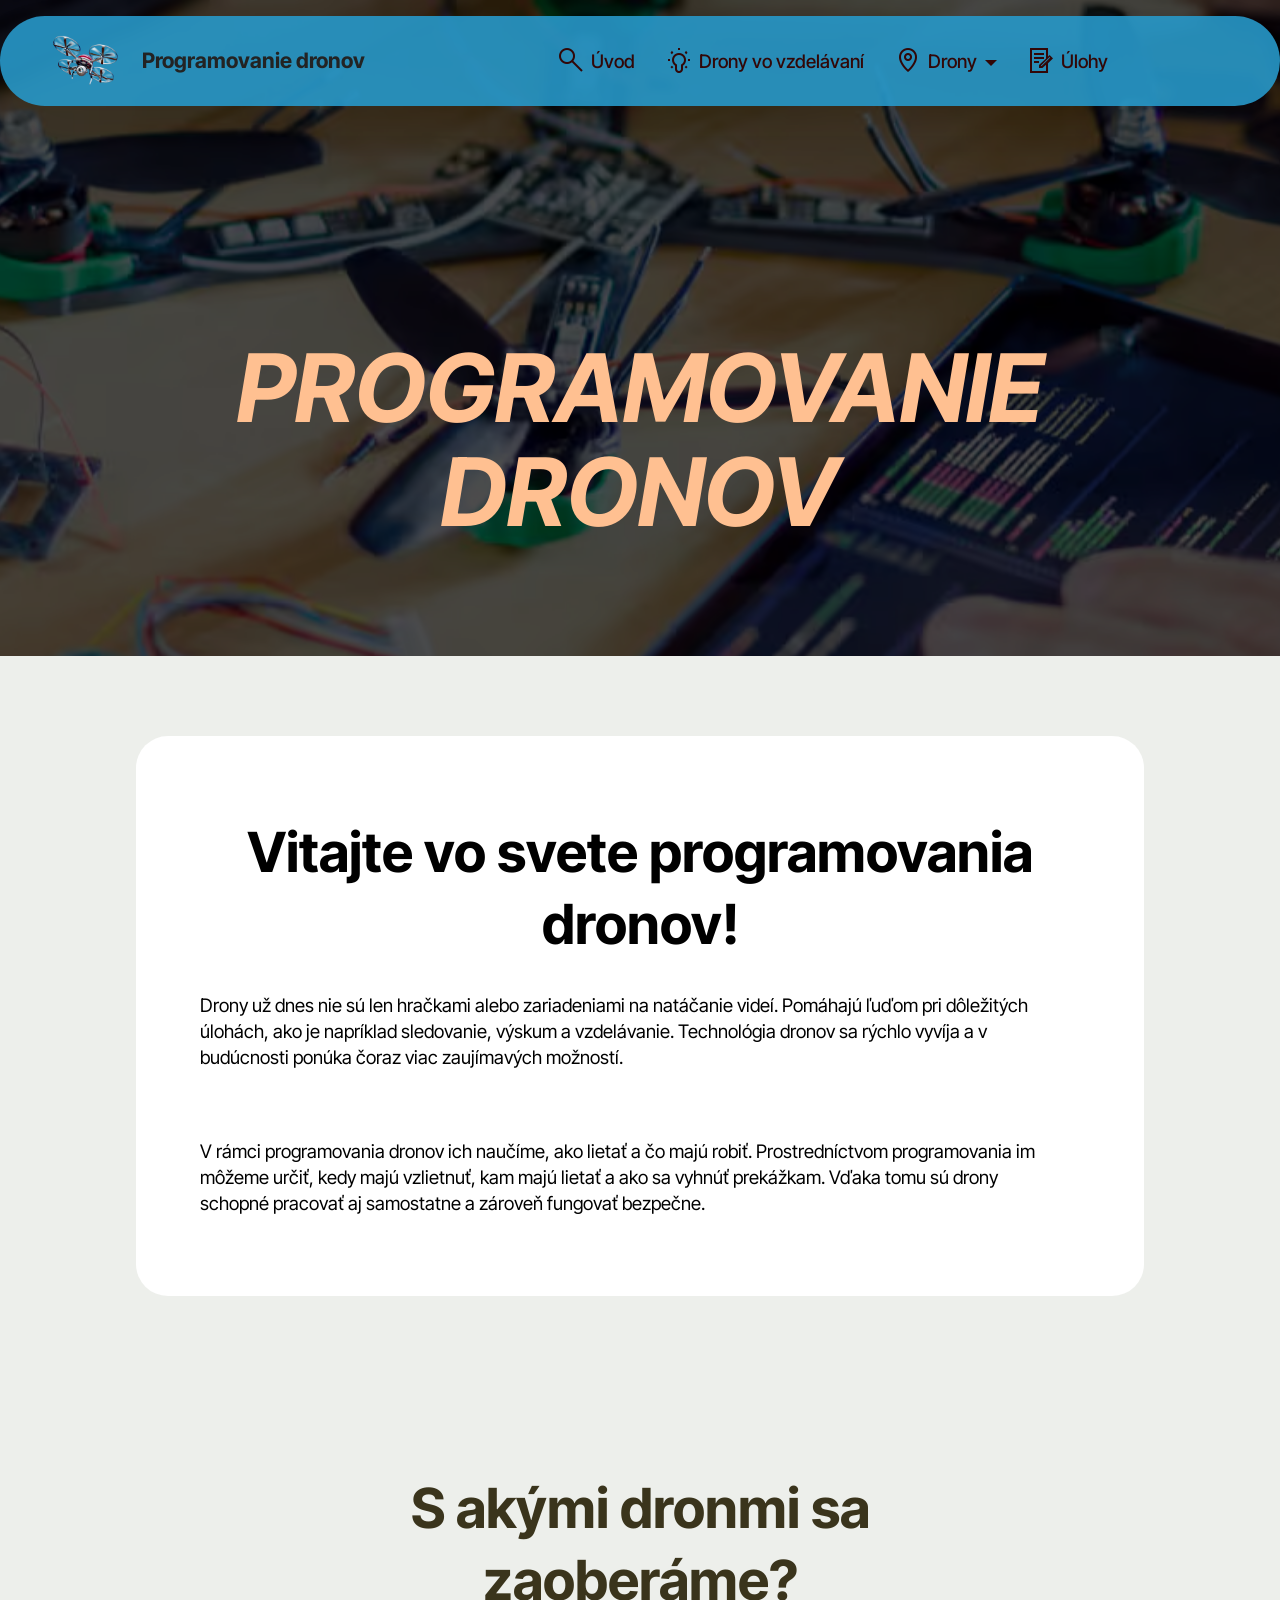
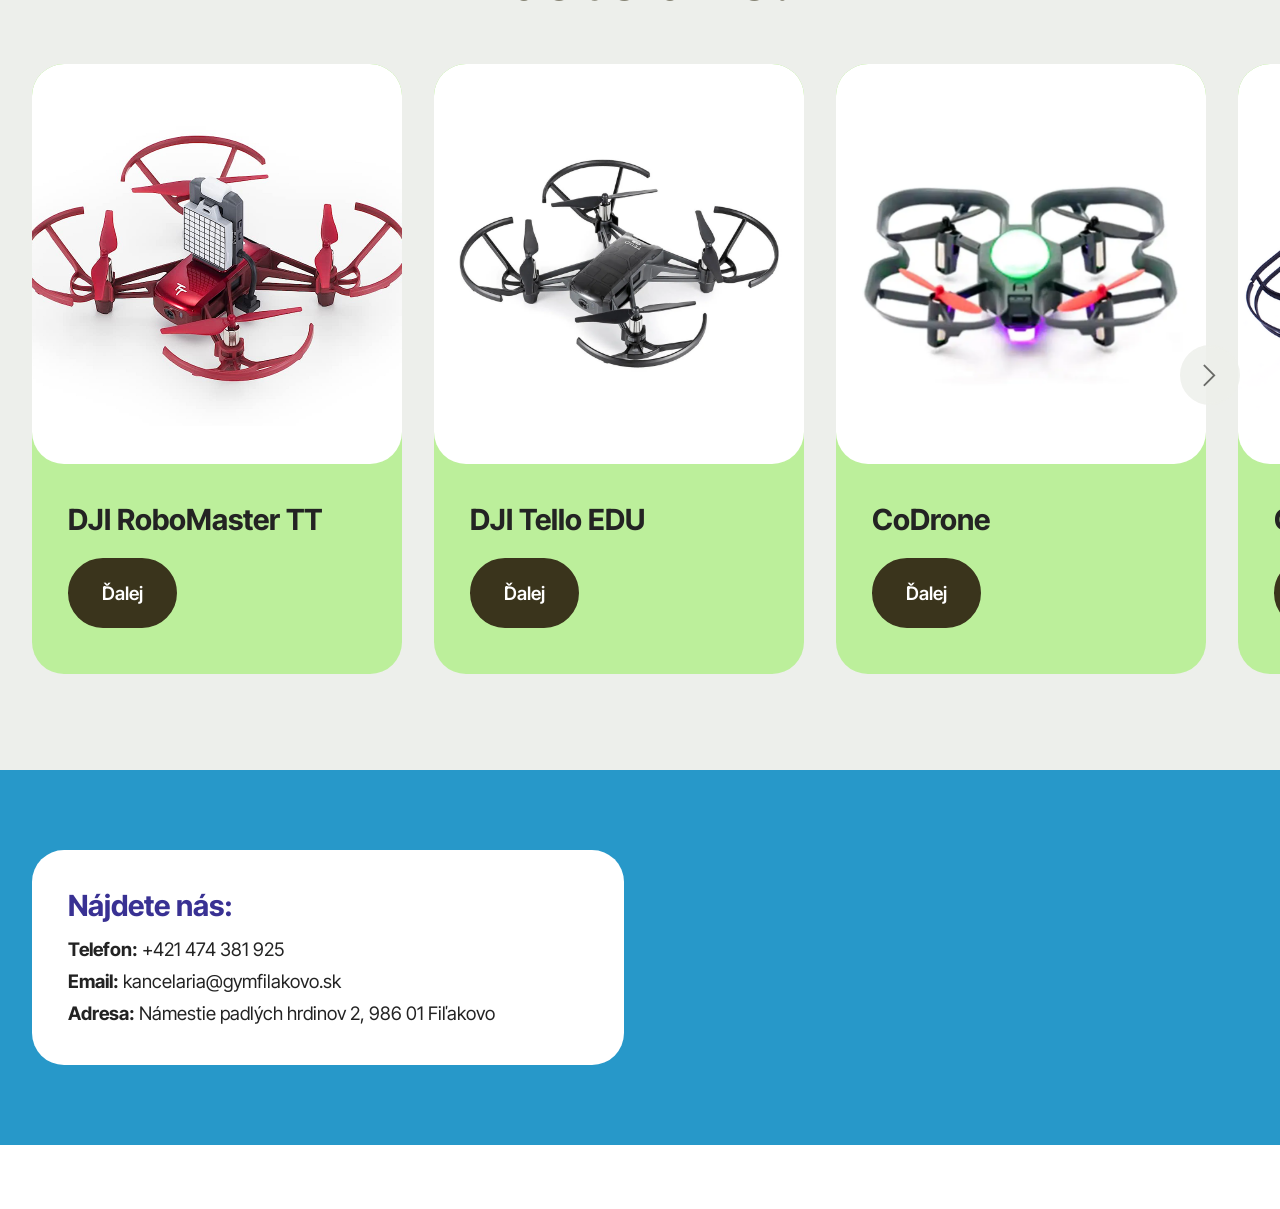
<file: index.html>
<!DOCTYPE html>
<html  >
<head>
  <!-- Site made with Mobirise Website Builder v6.1.5, https://mobirise.com -->
  <meta charset="UTF-8">
  <meta http-equiv="X-UA-Compatible" content="IE=edge">
  <meta name="generator" content="Mobirise v6.1.5, mobirise.com">
  <meta name="viewport" content="width=device-width, initial-scale=1, minimum-scale=1">
  <link rel="shortcut icon" href="assets/images/mbr.png" type="image/x-icon">
  <meta name="description" content="">
  
  
  <title>Programovanie dronov</title>
  <link rel="stylesheet" href="assets/web/assets/mobirise-icons2/mobirise2.css">
  <link rel="stylesheet" href="assets/bootstrap/css/bootstrap.min.css">
  <link rel="stylesheet" href="assets/parallax/jarallax.css">
  <link rel="stylesheet" href="assets/animatecss/animate.css">
  <link rel="stylesheet" href="assets/dropdown/css/style.css">
  <link rel="stylesheet" href="assets/theme/css/style.css">
  <link rel="preload" href="https://fonts.googleapis.com/css?family=Inter+Tight:100,200,300,400,500,600,700,800,900,100i,200i,300i,400i,500i,600i,700i,800i,900i&display=swap" as="style" onload="this.onload=null;this.rel='stylesheet'">
  <noscript><link rel="stylesheet" href="https://fonts.googleapis.com/css?family=Inter+Tight:100,200,300,400,500,600,700,800,900,100i,200i,300i,400i,500i,600i,700i,800i,900i&display=swap"></noscript>
  <link rel="preload" as="style" href="assets/mobirise/css/mbr-additional.css?v=bnAoli"><link rel="stylesheet" href="assets/mobirise/css/mbr-additional.css?v=bnAoli" type="text/css">

  
  
  
</head>
<body>
  
  <section data-bs-version="5.1" class="menu menu1 cid-v7rs1GnA71" once="menu" id="menu01-1">
	

	<nav class="navbar navbar-dropdown navbar-fixed-top navbar-expand-lg">
		<div class="container">
			<div class="navbar-brand">
				<span class="navbar-logo">
					<a href="index.html">
						<img src="assets/images/mbr.png" alt="Mobirise Website Builder" style="height: 3.5rem;">
					</a>
				</span>
				<span class="navbar-caption-wrap"><a class="navbar-caption text-black text-primary display-4" href="index.html">Programovanie dronov</a></span>
			</div>
			<button class="navbar-toggler" type="button" data-toggle="collapse" data-bs-toggle="collapse" data-target="#navbarSupportedContent" data-bs-target="#navbarSupportedContent" aria-controls="navbarNavAltMarkup" aria-expanded="false" aria-label="Toggle navigation">
				<div class="hamburger">
					<span></span>
					<span></span>
					<span></span>
					<span></span>
				</div>
			</button>
			<div class="collapse navbar-collapse" id="navbarSupportedContent">
				<ul class="navbar-nav nav-dropdown nav-right" data-app-modern-menu="true"><li class="nav-item">
						<a class="nav-link link text-info text-primary display-7" href="uvod.html"><span class="mobi-mbri mobi-mbri-search mbr-iconfont mbr-iconfont-btn"></span>Úvod</a>
					</li>
					<li class="nav-item">
						<a class="nav-link link text-info text-primary display-7" href="dron_skoly.html" aria-expanded="false"><span class="mobi-mbri mobi-mbri-idea mbr-iconfont mbr-iconfont-btn"></span>Drony vo vzdelávaní</a>
					</li>
					<li class="nav-item dropdown">
						<a class="nav-link link dropdown-toggle text-info display-7" href="page3.html" data-toggle="dropdown-submenu" data-bs-toggle="dropdown" data-bs-auto-close="outside" aria-expanded="false"><span class="mobi-mbri mobi-mbri-map-pin mbr-iconfont mbr-iconfont-btn"></span>Drony</a><div class="dropdown-menu" aria-labelledby="dropdown-530"><a class="dropdown-item text-info text-primary display-7" href="TT.html">DJI RoboMaster TT</a><a class="show dropdown-item text-info text-primary display-7" href="Tello.html">DJI Tello EDU</a><a class="show dropdown-item text-info text-primary display-7" href="CoDrone.html">CoDrone EDU</a><a class="show dropdown-item text-info text-primary display-7" href="Crazy.html">Crazyflie</a><a class="show dropdown-item text-info text-primary display-7" href="futbal.html">Skykick - Drone Soccer</a></div>
					</li><li class="nav-item"><a class="nav-link link text-info show text-primary display-7" href="ulohy.html"><span class="mobi-mbri mobi-mbri-contact-form mbr-iconfont mbr-iconfont-btn"></span>Úlohy</a></li></ul>
				
				
			</div>
		</div>
	</nav>
</section>

<section data-bs-version="5.1" class="header18 cid-v7rvac6NsJ mbr-parallax-background" id="header18-8">
  

  <div class="mbr-overlay" style="opacity: 0.7; background-color: rgb(0, 0, 0);"></div>
  <div class="container-fluid">
    <div class="row">
      <div class="content-wrap col-12 col-md-12">
        <h1 class="mbr-section-title mbr-fonts-style mbr-white mb-4 display-1"><strong><em>PROGRAMOVANIE DRONOV</em></strong></h1>
        
        
        
      </div>
    </div>
  </div>
</section>

<section data-bs-version="5.1" class="article07 cid-v7rv192JnQ" id="article07-7">
  

  
  
  <div class="container-fluid">
    <div class="row justify-content-center">
      <div class="card col-md-12 col-lg-10">
        <div class="card-wrapper">
          <h3 class="card-title mbr-fonts-style mbr-white mt-3 mb-4 display-2"><strong>Vitajte vo svete programovania dronov!</strong></h3>
          <div class="row card-box align-left">
            <div class="item features-without-image col-12">
              <div class="item-wrapper">
                
                <p class="mbr-text mbr-fonts-style display-7">Drony už dnes nie sú len hračkami alebo zariadeniami na natáčanie videí. Pomáhajú ľuďom pri dôležitých úlohách, ako je napríklad sledovanie, výskum a vzdelávanie. Technológia dronov sa rýchlo vyvíja a v budúcnosti ponúka čoraz viac zaujímavých možností.</p>
              </div>
            </div><div class="item features-without-image col-12">
              <div class="item-wrapper">
                
                <p class="mbr-text mbr-fonts-style display-7"><br><br>V rámci programovania dronov ich naučíme, ako lietať a čo majú robiť. Prostredníctvom programovania im môžeme určiť, kedy majú vzlietnuť, kam majú lietať a ako sa vyhnúť prekážkam. Vďaka tomu sú drony schopné pracovať aj samostatne a zároveň fungovať bezpečne.<br></p>
              </div>
            </div>
            
            
            
          </div>
          
        </div>
      </div>
    </div>
  </div>
</section>

<section data-bs-version="5.1" class="features017 mbr-embla cid-vm7AgaefeP" id="features017-2n">
	
	
	<div class="position-relative">
		<div class="container-fluid">
			<div class="row justify-content-center">
				<div class="col-12 content-head">
					<div class="mbr-section-head mb-5">
						<h4 class="mbr-section-title mbr-fonts-style align-center mb-0 display-2"><strong>S akými dronmi sa zaoberáme?</strong></h4>
						
					</div>
				</div>
			</div>
		</div>

		<div class="embla" data-skip-snaps="true" data-align="center" data-contain-scroll="trimSnaps" data-auto-play-interval="5" data-draggable="true">
			<div class="embla__viewport container-fluid">
				<div class="embla__container">
					<div class="embla__slide slider-image item active" style="margin-left: 1rem; margin-right: 1rem;">
						<div class="slide-content">
							<div class="item-img">
								<div class="item-wrapper">
									<img src="assets/images/dji-robomaster-tt-standard-set1.png" alt="Mobirise Website Builder" title="" data-slide-to="1" data-bs-slide-to="1">
								</div>
							</div>
							<div class="item-content">
								<h5 class="item-title mbr-fonts-style display-5"><strong>DJI RoboMaster TT</strong></h5>
								
								
							</div>

							<div class="mbr-section-btn item-footer mt-2"><a href="https://datacomp.sk/dji-robomaster-tt_d448087.html" class="btn item-btn btn-success display-7" target="_blank">Ďalej</a></div>
						</div>
					</div>
					<div class="embla__slide slider-image item" style="margin-left: 1rem; margin-right: 1rem;">
						<div class="slide-content">
							<div class="item-img">
								<div class="item-wrapper">
									<img src="assets/images/telloedu4.jpg" alt="Mobirise Website Builder" title="" data-slide-to="2" data-bs-slide-to="2">
								</div>
							</div>
							<div class="item-content">
								<h5 class="item-title mbr-fonts-style display-5"><strong>DJI Tello EDU</strong></h5>
								
								
							</div>
							<div class="mbr-section-btn item-footer mt-2"><a href="https://store.dji.com/sk/product/tello-edu" class="btn item-btn btn-success display-7" target="_blank">Ďalej</a></div>
						</div>
					</div>
					<div class="embla__slide slider-image item" style="margin-left: 1rem; margin-right: 1rem;">
						<div class="slide-content">
							<div class="item-img">
								<div class="item-wrapper">
									<img src="assets/images/codrone-edu-4dbcea07-4f77-4999-886c-85032604d929-1200x1200.jpg" alt="Mobirise Website Builder" title="" data-slide-to="3" data-bs-slide-to="3">
								</div>
							</div>
							<div class="item-content">
								<h5 class="item-title mbr-fonts-style display-5">
									<strong>CoDrone</strong>
								</h5>
								
								
							</div>
							<div class="mbr-section-btn item-footer mt-2"><a href="https://www.robolink.com/products/codrone-edu?srsltid=AfmBOopTUqRTmFo0kmr1bRnfTEZkIa8jFKBHOxFEbFqCeZaH7HNUKegd" class="btn item-btn btn-success display-7" target="_blank">Ďalej</a></div>
						</div>
					</div>
					<div class="embla__slide slider-image item" style="margin-left: 1rem; margin-right: 1rem;">
						<div class="slide-content">
							<div class="item-img">
								<div class="item-wrapper">
									<img src="assets/images/brushless-585px.jpg" alt="Mobirise Website Builder" title="" data-slide-to="4" data-bs-slide-to="4">
								</div>
							</div>
							<div class="item-content">
								<h5 class="item-title mbr-fonts-style display-5">
									<strong>Crazyflie</strong>
								</h5>
								
								
							</div>
							<div class="mbr-section-btn item-footer mt-2"><a href="https://www.bitcraze.io/products/crazyflie-2-1-plus/" class="btn item-btn btn-success display-7" target="_blank">Ďalej</a></div>
						</div>
					</div>
					<div class="embla__slide slider-image item" style="margin-left: 1rem; margin-right: 1rem;">
						<div class="slide-content">
							<div class="item-img">
								<div class="item-wrapper">
									<img src="assets/images/1001-skykick-1-720x540.jpg" alt="Mobirise Website Builder" title="" data-slide-to="5" data-bs-slide-to="5">
								</div>
							</div>
							<div class="item-content">
								<h5 class="item-title mbr-fonts-style display-5">
									<strong>Skykick</strong>
								</h5>
								
								
							</div>
							<div class="mbr-section-btn item-footer mt-2"><a href="https://baroflydrone.com/products/skykick-2-youth-drone-soccer?srsltid=AfmBOoqxkopHwK5ZAzV2652dINzOSB9h4Guw-rEQ1xxIvnCbC_4pdQF-" class="btn item-btn btn-success display-7" target="_blank">Ďalej</a></div>
						</div>
					</div>
					
					
					
				</div>
			</div>
			<button class="embla__button embla__button--prev">
				<span class="mobi-mbri mobi-mbri-arrow-prev mbr-iconfont" aria-hidden="true"></span>
				<span class="sr-only visually-hidden visually-hidden visually-hidden">Previous</span>
			</button>
			<button class="embla__button embla__button--next">
				<span class="mobi-mbri mobi-mbri-arrow-next mbr-iconfont" aria-hidden="true"></span>
				<span class="sr-only visually-hidden visually-hidden visually-hidden">Next</span>
			</button>
		</div>
	</div>
</section>

<section data-bs-version="5.1" class="contacts02 map1 cid-v7rtlpmSZN" id="contacts02-2">

    

    
    <div class="container">
        <div class="row justify-content-center">
            <div class="col-12 content-head">
                
            </div>
        </div>
        <div class="row justify-content-center">
            <div class="card col-12 col-md-12 col-lg-6">
                <div class="card-wrapper">
                    <div class="text-wrapper">
                        <h5 class="cardTitle mbr-fonts-style mb-2 display-5"><strong>Nájdete nás:</strong></h5>
                        <ul class="list mbr-fonts-style display-7">
                            <li class="mbr-text item-wrap"><strong>Telefon:</strong> +421 474 381 925</li>
                            <li class="mbr-text item-wrap"><strong>Email:</strong> kancelaria@gymfilakovo.sk</li>
                            <li class="mbr-text item-wrap"><strong>Adresa:</strong> Námestie padlých hrdinov 2, 986 01 Fiľakovo</li>
                        </ul>
                    </div>
                </div>
            </div>
            <div class="map-wrapper col-md-12 col-lg-6">
                <div class="google-map"><iframe frameborder="0" style="border:0" src="https://www.google.com/maps/embed?pb=!1m18!1m12!1m3!1d663.9258931663413!2d19.825780569679907!3d48.270078790870095!2m3!1f0!2f0!3f0!3m2!1i1024!2i768!4f13.1!3m3!1m2!1s0x47400a176a9036b3%3A0x5ec708571b346030!2zR3ltbsOheml1bSBGacS-YWtvdm8gLyBGw7xsZWtpIEdpbW7DoXppdW0!5e0!3m2!1ssk!2ssk!4v1767628928725!5m2!1ssk!2ssk" allowfullscreen=""></iframe></div>
            </div>
        </div>
    </div>
</section><section class="display-7" style="padding: 0;align-items: center;justify-content: center;flex-wrap: wrap;    align-content: center;display: flex;position: relative;height: 4rem;"><a href="https://mobiri.se/" style="flex: 1 1;height: 4rem;position: absolute;width: 100%;z-index: 1;"><img alt="" style="height: 4rem;" src="[data-uri]"></a><p style="margin: 0;text-align: center;" class="display-7">&#8204;</p><a style="z-index:1" href="https://mobirise.com/builder/no-code-website-builder.html">No Code Website Builder</a></section><script src="assets/bootstrap/js/bootstrap.bundle.min.js"></script>  <script src="assets/parallax/jarallax.js"></script>  <script src="assets/smoothscroll/smooth-scroll.js"></script>  <script src="assets/ytplayer/index.js"></script>  <script src="assets/dropdown/js/navbar-dropdown.js"></script>  <script src="assets/embla/embla.min.js"></script>  <script src="assets/embla/script.js"></script>  <script src="assets/theme/js/script.js"></script>  
  
  
  <input name="animation" type="hidden">
  </body>
</html>
</file>
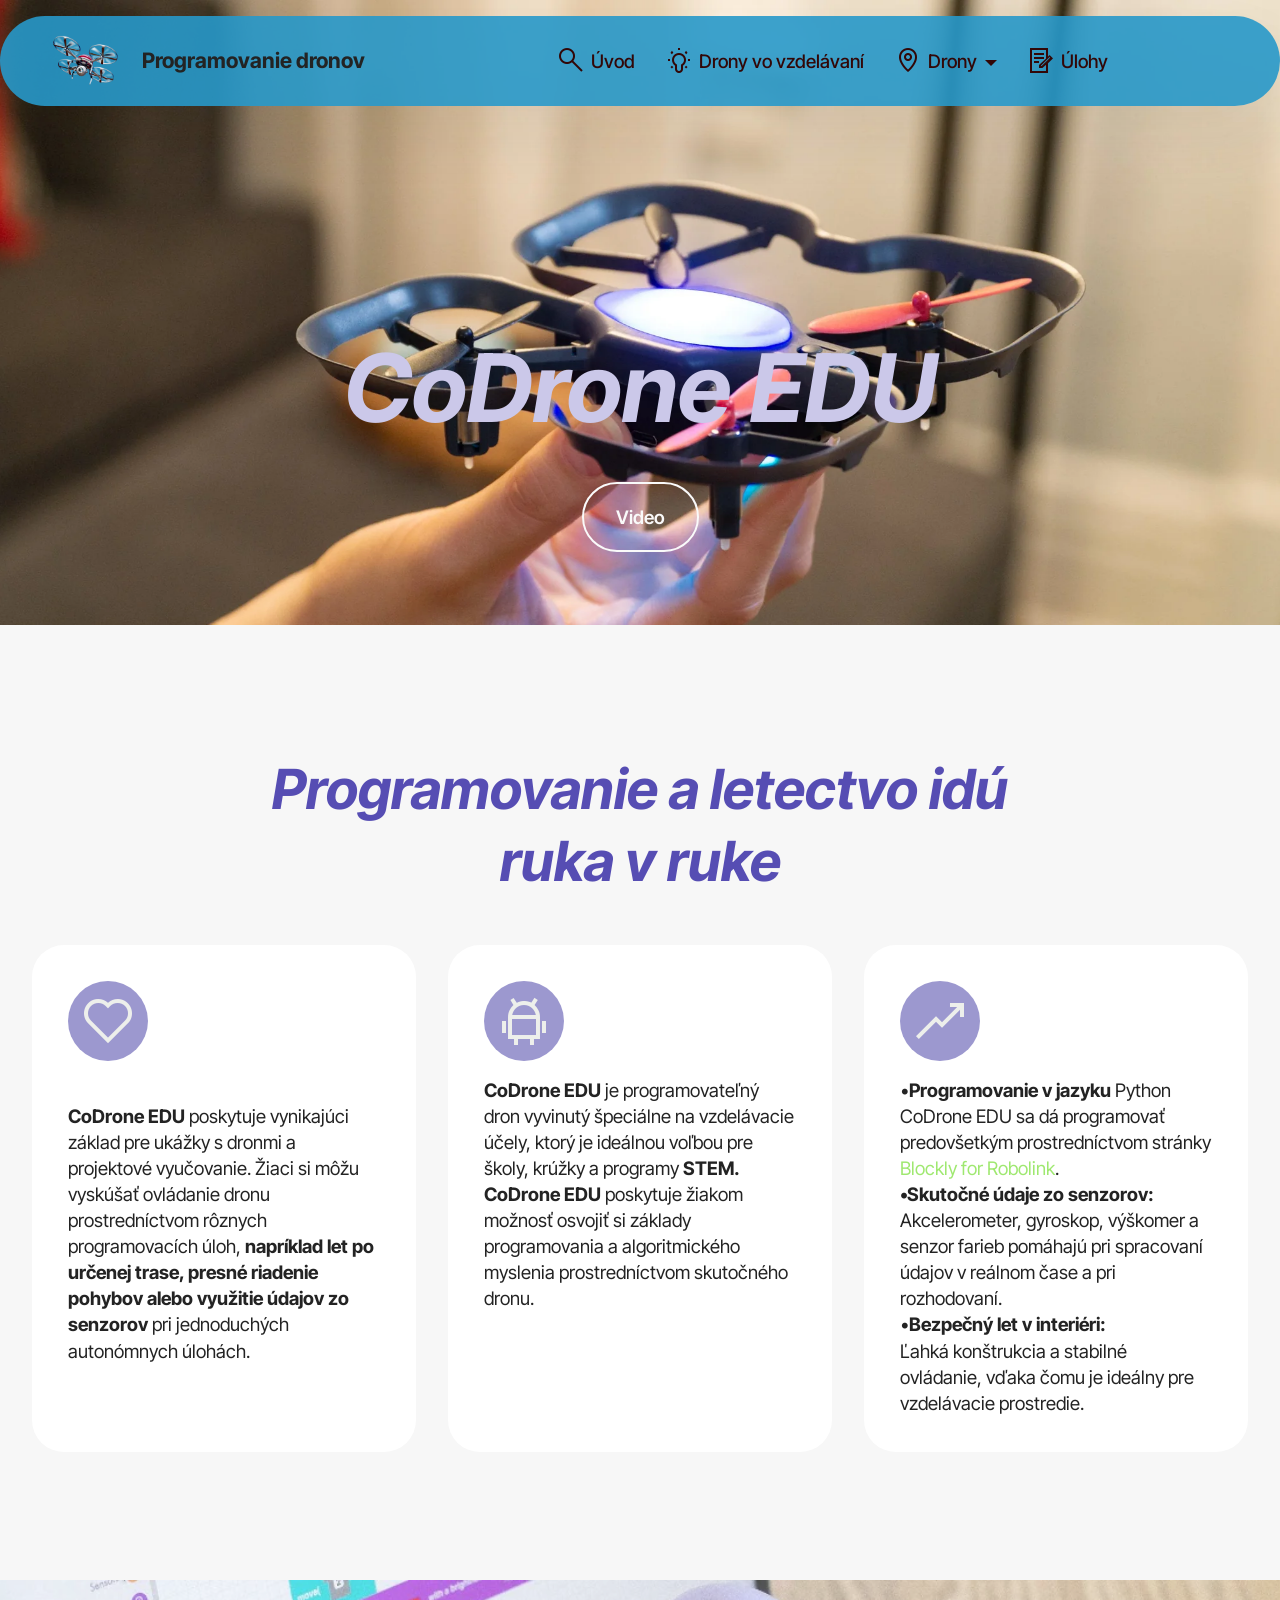
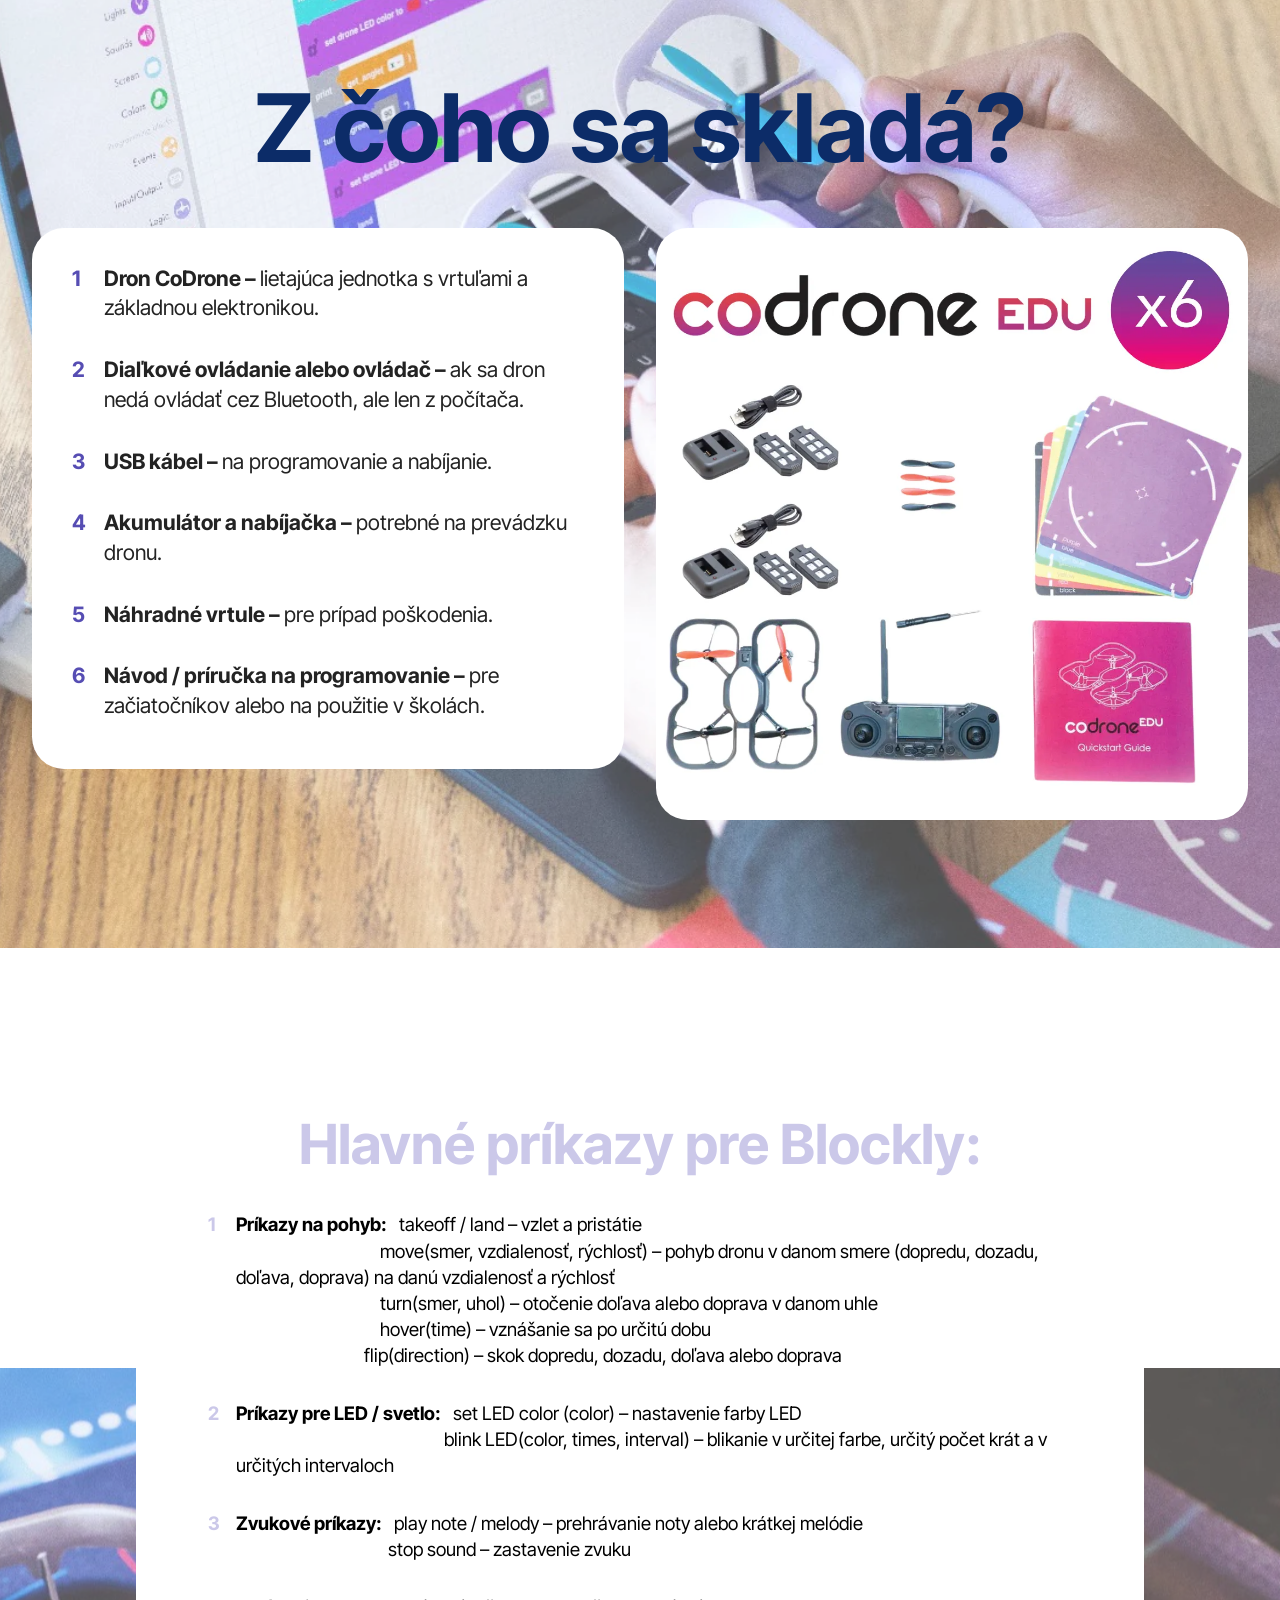
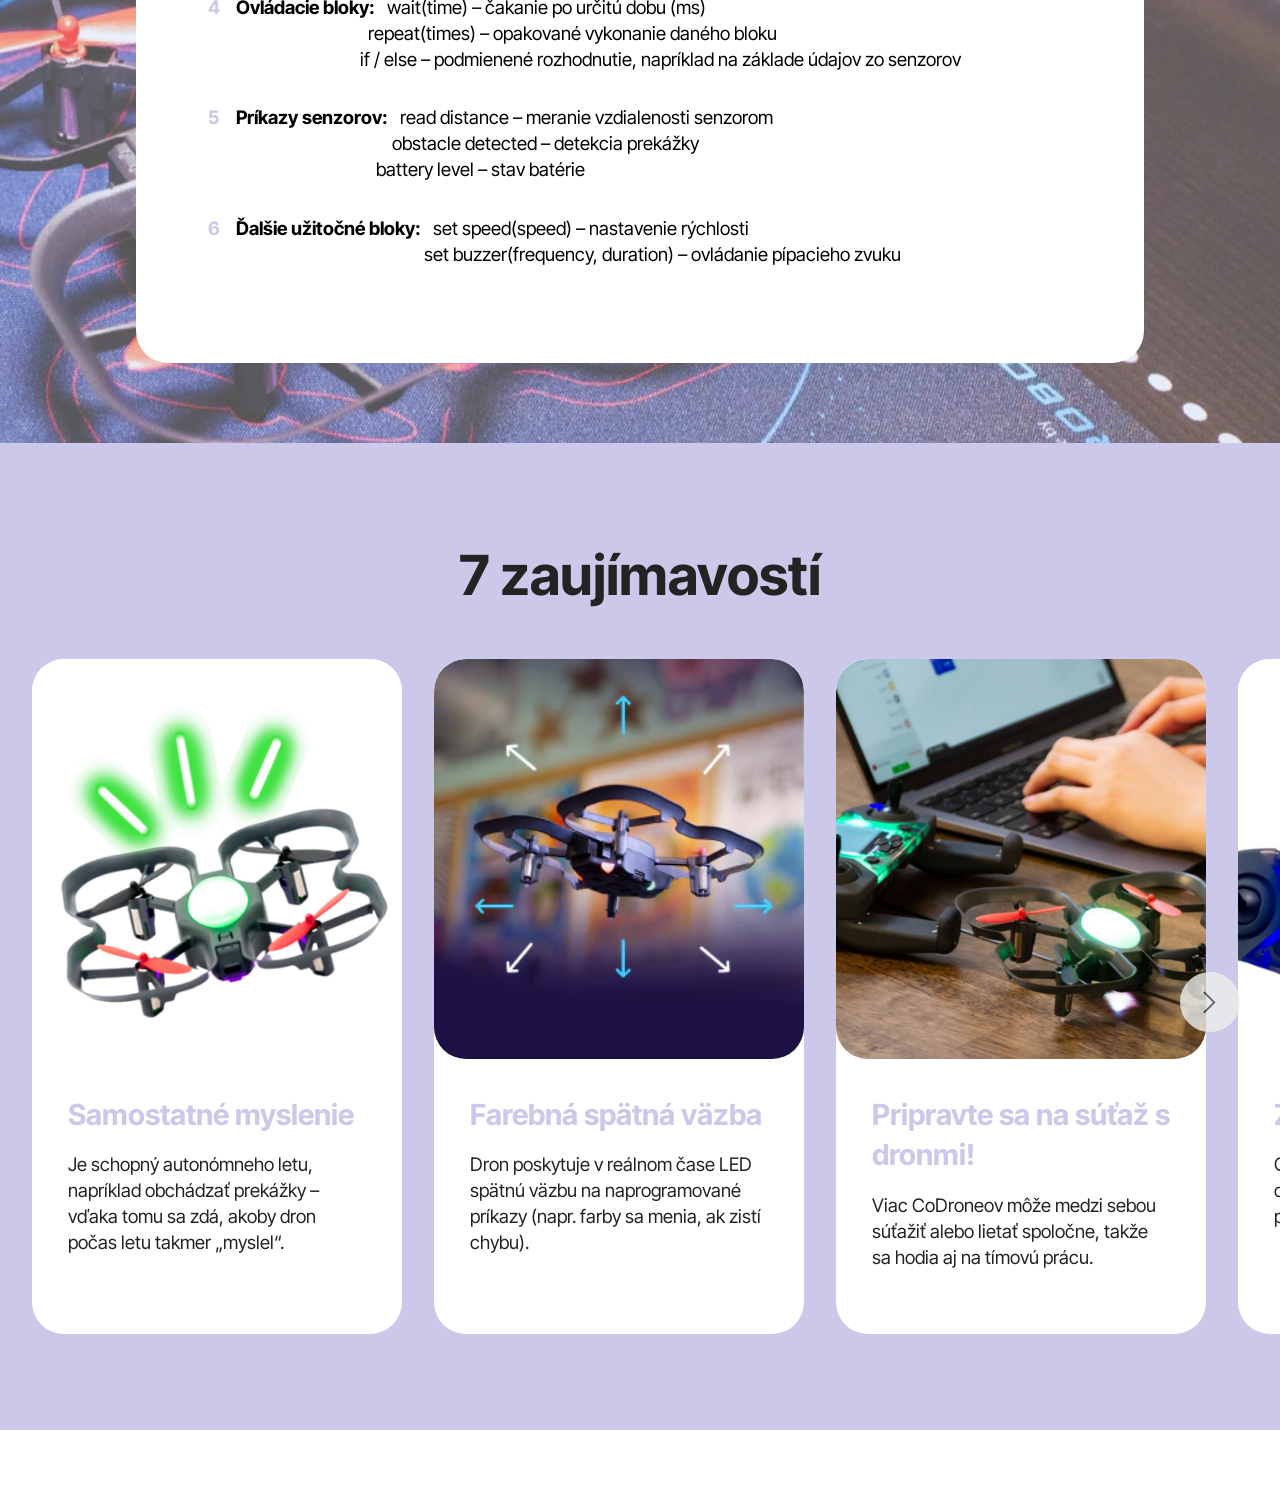
<file: CoDrone.html>
<!DOCTYPE html>
<html  >
<head>
  <!-- Site made with Mobirise Website Builder v6.1.5, https://mobirise.com -->
  <meta charset="UTF-8">
  <meta http-equiv="X-UA-Compatible" content="IE=edge">
  <meta name="generator" content="Mobirise v6.1.5, mobirise.com">
  <meta name="viewport" content="width=device-width, initial-scale=1, minimum-scale=1">
  <link rel="shortcut icon" href="assets/images/mbr.png" type="image/x-icon">
  <meta name="description" content="">
  
  
  <title>CoDrone EDU</title>
  <link rel="stylesheet" href="assets/web/assets/mobirise-icons2/mobirise2.css">
  <link rel="stylesheet" href="assets/bootstrap/css/bootstrap.min.css">
  <link rel="stylesheet" href="assets/parallax/jarallax.css">
  <link rel="stylesheet" href="assets/animatecss/animate.css">
  <link rel="stylesheet" href="assets/dropdown/css/style.css">
  <link rel="stylesheet" href="assets/theme/css/style.css">
  <link rel="preload" href="https://fonts.googleapis.com/css?family=Inter+Tight:100,200,300,400,500,600,700,800,900,100i,200i,300i,400i,500i,600i,700i,800i,900i&display=swap" as="style" onload="this.onload=null;this.rel='stylesheet'">
  <noscript><link rel="stylesheet" href="https://fonts.googleapis.com/css?family=Inter+Tight:100,200,300,400,500,600,700,800,900,100i,200i,300i,400i,500i,600i,700i,800i,900i&display=swap"></noscript>
  <link rel="preload" as="style" href="assets/mobirise/css/mbr-additional.css?v=NIEFhN"><link rel="stylesheet" href="assets/mobirise/css/mbr-additional.css?v=NIEFhN" type="text/css">

  
  
  
</head>
<body>
  
  <section data-bs-version="5.1" class="menu menu1 cid-v7rs1GnA71" once="menu" id="menu01-k">
	

	<nav class="navbar navbar-dropdown navbar-fixed-top navbar-expand-lg">
		<div class="container">
			<div class="navbar-brand">
				<span class="navbar-logo">
					<a href="index.html">
						<img src="assets/images/mbr.png" alt="Mobirise Website Builder" style="height: 3.5rem;">
					</a>
				</span>
				<span class="navbar-caption-wrap"><a class="navbar-caption text-black text-primary display-4" href="index.html">Programovanie dronov</a></span>
			</div>
			<button class="navbar-toggler" type="button" data-toggle="collapse" data-bs-toggle="collapse" data-target="#navbarSupportedContent" data-bs-target="#navbarSupportedContent" aria-controls="navbarNavAltMarkup" aria-expanded="false" aria-label="Toggle navigation">
				<div class="hamburger">
					<span></span>
					<span></span>
					<span></span>
					<span></span>
				</div>
			</button>
			<div class="collapse navbar-collapse" id="navbarSupportedContent">
				<ul class="navbar-nav nav-dropdown nav-right" data-app-modern-menu="true"><li class="nav-item">
						<a class="nav-link link text-info text-primary display-7" href="uvod.html"><span class="mobi-mbri mobi-mbri-search mbr-iconfont mbr-iconfont-btn"></span>Úvod</a>
					</li>
					<li class="nav-item">
						<a class="nav-link link text-info text-primary display-7" href="dron_skoly.html" aria-expanded="false"><span class="mobi-mbri mobi-mbri-idea mbr-iconfont mbr-iconfont-btn"></span>Drony vo vzdelávaní</a>
					</li>
					<li class="nav-item dropdown">
						<a class="nav-link link dropdown-toggle text-info display-7" href="page3.html" data-toggle="dropdown-submenu" data-bs-toggle="dropdown" data-bs-auto-close="outside" aria-expanded="false"><span class="mobi-mbri mobi-mbri-map-pin mbr-iconfont mbr-iconfont-btn"></span>Drony</a><div class="dropdown-menu" aria-labelledby="dropdown-530"><a class="dropdown-item text-info text-primary display-7" href="TT.html">DJI RoboMaster TT</a><a class="show dropdown-item text-info text-primary display-7" href="Tello.html">DJI Tello EDU</a><a class="show dropdown-item text-info text-primary display-7" href="CoDrone.html">CoDrone EDU</a><a class="show dropdown-item text-info text-primary display-7" href="Crazy.html">Crazyflie</a><a class="show dropdown-item text-info text-primary display-7" href="futbal.html">Skykick - Drone Soccer</a></div>
					</li><li class="nav-item"><a class="nav-link link text-info show text-primary display-7" href="ulohy.html"><span class="mobi-mbri mobi-mbri-contact-form mbr-iconfont mbr-iconfont-btn"></span>Úlohy</a></li></ul>
				
				
			</div>
		</div>
	</nav>
</section>

<section data-bs-version="5.1" class="header16 cid-v7VPemBmTH mbr-parallax-background" id="header17-1b">
  
  
  <div class="container-fluid">
    <div class="row">
      <div class="content-wrap col-12 col-md-12">
        <h1 class="mbr-section-title mbr-fonts-style mbr-white mb-4 display-1"><strong><em>CoDrone EDU</em></strong></h1>
        
        
        <div class="mbr-section-btn"><a class="btn btn-white-outline display-7" href="https://youtu.be/p4X5brAejLE?si=6QO_gPabwjEt4NTz" target="_blank">Video</a></div>
      </div>
    </div>
  </div>
</section>

<section data-bs-version="5.1" class="features5 cid-v7VPevMSWG" id="features05-1c">
  

  
  
  <div class="container">
    <div class="row mb-5 justify-content-center">
      <div class="col-12 content-head">
        
        <h2 class="mbr-section-subtitle mbr-fonts-style align-center mb-0 mt-4 display-2"><strong><em>Programovanie a letectvo idú ruka v ruke</em></strong></h2>
      </div>
    </div>
    <div class="row">
      
      <div class="item features-without-image col-12 col-md-6 col-lg-4 item-mb active">
        <div class="item-wrapper">
          <div class="card-box align-left">
            <div class="iconfont-wrapper">
              <span class="mbr-iconfont mobi-mbri-hearth mobi-mbri"></span>
            </div>
            
            <p class="card-text mbr-fonts-style display-7"><br><strong>CoDrone EDU</strong> poskytuje vynikajúci základ pre ukážky s dronmi a projektové vyučovanie. Žiaci si môžu vyskúšať ovládanie dronu prostredníctvom rôznych programovacích úloh, <strong>napríklad let po určenej trase, presné riadenie pohybov alebo využitie údajov zo senzorov</strong> pri jednoduchých autonómnych úlohách.&nbsp;<br></p>

            
          </div>
        </div>
      </div><div class="item features-without-image col-12 col-md-6 col-lg-4 item-mb">
        <div class="item-wrapper">
          <div class="card-box align-left">
            <div class="iconfont-wrapper">
              <span class="mbr-iconfont mobi-mbri-android mobi-mbri"></span>
            </div>
            
            <p class="card-text mbr-fonts-style display-7"><strong>CoDrone EDU</strong> je programovateľný dron vyvinutý špeciálne na vzdelávacie účely, ktorý je ideálnou voľbou pre školy, krúžky a programy <strong>STEM. CoDrone EDU</strong> poskytuje žiakom možnosť osvojiť si základy programovania a algoritmického myslenia prostredníctvom skutočného dronu.<br></p>

            
          </div>
        </div>
      </div><div class="item features-without-image col-12 col-md-6 col-lg-4 item-mb">
        <div class="item-wrapper">
          <div class="card-box align-left">
            <div class="iconfont-wrapper">
              <span class="mbr-iconfont mobi-mbri-growing-chart mobi-mbri"></span>
            </div>
            
            <p class="card-text mbr-fonts-style display-7">•<strong>Programovanie v jazyku</strong> Python<br>CoDrone EDU sa dá programovať predovšetkým prostredníctvom stránky <a href="https://codrone.robolink.com/pro/blockly/" class="text-primary">Blockly for Robolink</a>.<br><strong>•Skutočné údaje zo senzorov:</strong><br>Akcelerometer, gyroskop, výškomer a senzor farieb pomáhajú pri spracovaní údajov v reálnom čase a pri rozhodovaní.<br>•<strong>Bezpečný let v interiéri:</strong><br>Ľahká konštrukcia a stabilné ovládanie, vďaka čomu je ideálny pre vzdelávacie prostredie.<br></p>

            
          </div>
        </div>
      </div>
      
    </div>
  </div>
</section>

<section data-bs-version="5.1" class="features030 cid-v7VPeHN3FQ" id="features030-1d">
    
    
    <div class="mbr-overlay" style="opacity: 0.3; background-color: rgb(255, 255, 255);"></div>
    <div class="container">
        <div class="row justify-content-center">
            <div class="col-md-12 content-head mb-5">
                <h1 class="mbr-section-title mbr-fonts-style mb-0 display-1"><strong>Z čoho sa skladá?</strong></h1>
                
            </div>
        </div>
        <div class="row justify-content-center  blockContent">
            <div class="col-12 col-lg">
                <div class="item-wrapper align-left">
                    <div class="mbr-text counter-container mbr-fonts-style display-4">
                        <ol>
                            <li><strong>Dron CoDrone – </strong>lietajúca jednotka s vrtuľami a základnou elektronikou.</li><li><strong>Diaľkové ovládanie alebo ovládač – </strong>ak sa dron nedá ovládať cez Bluetooth, ale len z počítača.</li><li><strong>USB kábel – </strong>na programovanie a nabíjanie.</li><li><strong>Akumulátor a nabíjačka – </strong>potrebné na prevádzku dronu.</li><li><strong>Náhradné vrtule – </strong>pre prípad poškodenia.</li><li><strong>Návod / príručka na programovanie – </strong>pre začiatočníkov alebo na použitie v školách.</li></ol>
                    </div>
                </div>
            </div>
            <div class="col-12 col-lg-6">
                <div class="image-wrapper mb-4">
                    <img class="w-100" src="assets/images/eecd-set1-codrone-edu-classroom-pack-set1-v1-1.jpg" alt="Mobirise Website Builder">
                </div>
            </div>

        </div>
    </div>
</section>

<section data-bs-version="5.1" class="article07 cid-v7VPeRHHhj mbr-parallax-background" id="article19-1e">
  

  
  <div class="mbr-overlay" style="opacity: 0.3; background-color: rgb(255, 255, 255);">
  </div>
  <div class="container">
    <div class="row justify-content-center">
      <div class="card col-md-12 col-lg-10">
        <div class="card-wrapper">
          <div class="col-12 content-head mt-3">
            <h3 class="mbr-section-title mbr-fonts-style align-center mb-0 display-2"><strong>Hlavné príkazy pre Blockly:</strong></h3>
            
          </div>
          <div class="card-box align-left mt-4">
            <div class="mbr-text counter-container mbr-fonts-style display-7">
              <ol>
                <li><strong>Príkazy na pohyb:&nbsp; &nbsp;</strong>takeoff / land – vzlet a pristátie&nbsp; &nbsp; &nbsp; &nbsp; &nbsp; &nbsp; &nbsp; &nbsp; &nbsp; &nbsp; &nbsp; &nbsp; &nbsp; &nbsp; &nbsp; &nbsp; &nbsp; &nbsp; &nbsp; &nbsp; &nbsp; &nbsp; &nbsp; &nbsp; &nbsp; &nbsp; &nbsp; &nbsp; &nbsp; &nbsp; &nbsp; &nbsp; &nbsp; &nbsp; &nbsp; &nbsp; &nbsp; &nbsp; &nbsp; &nbsp; &nbsp; &nbsp; &nbsp; &nbsp; &nbsp; &nbsp; &nbsp; &nbsp; &nbsp; &nbsp; &nbsp; &nbsp; &nbsp; &nbsp; &nbsp; &nbsp; &nbsp; &nbsp; &nbsp; &nbsp; &nbsp; &nbsp; &nbsp; &nbsp; &nbsp; &nbsp; &nbsp; &nbsp; &nbsp; &nbsp; &nbsp; &nbsp; &nbsp; move(smer, vzdialenosť, rýchlosť) – pohyb dronu v danom smere (dopredu, dozadu, doľava, doprava) na danú vzdialenosť a rýchlosť&nbsp; &nbsp; &nbsp; &nbsp; &nbsp; &nbsp; &nbsp; &nbsp; &nbsp; &nbsp; &nbsp; &nbsp; &nbsp; &nbsp; &nbsp; &nbsp; &nbsp; &nbsp; &nbsp; &nbsp; &nbsp; &nbsp; &nbsp; &nbsp; &nbsp; &nbsp; &nbsp; &nbsp; &nbsp; &nbsp; &nbsp; &nbsp; &nbsp; &nbsp; &nbsp; &nbsp; &nbsp; &nbsp; &nbsp; &nbsp; &nbsp; &nbsp; &nbsp; &nbsp; &nbsp; &nbsp; &nbsp; &nbsp; &nbsp; &nbsp; &nbsp; &nbsp; &nbsp; &nbsp; &nbsp; &nbsp; &nbsp; &nbsp; &nbsp; &nbsp; &nbsp; &nbsp; &nbsp; &nbsp; &nbsp; &nbsp; &nbsp; &nbsp; &nbsp; &nbsp; &nbsp; &nbsp; &nbsp; &nbsp; &nbsp; &nbsp; turn(smer, uhol) – otočenie doľava alebo doprava v danom uhle&nbsp; &nbsp; &nbsp; &nbsp; &nbsp; &nbsp; &nbsp; &nbsp; &nbsp; &nbsp; &nbsp; &nbsp; &nbsp; &nbsp; &nbsp; &nbsp; &nbsp; &nbsp; &nbsp; &nbsp; &nbsp; &nbsp; &nbsp; &nbsp; &nbsp; &nbsp; &nbsp; &nbsp; &nbsp; &nbsp; &nbsp; &nbsp; &nbsp; &nbsp; &nbsp; &nbsp; &nbsp; &nbsp; &nbsp; &nbsp; &nbsp; &nbsp; &nbsp; hover(time) – vznášanie sa po určitú dobu&nbsp; &nbsp; &nbsp; &nbsp; &nbsp; &nbsp; &nbsp; &nbsp; &nbsp; &nbsp; &nbsp; &nbsp; &nbsp; &nbsp; &nbsp; &nbsp; &nbsp; &nbsp; &nbsp; &nbsp; &nbsp; &nbsp; &nbsp; &nbsp; &nbsp; &nbsp; &nbsp; &nbsp; &nbsp; &nbsp; &nbsp; &nbsp; &nbsp; &nbsp; &nbsp; &nbsp; &nbsp; &nbsp; &nbsp; &nbsp; &nbsp; &nbsp; &nbsp; &nbsp; &nbsp; &nbsp; &nbsp; &nbsp; &nbsp; &nbsp; &nbsp; &nbsp; &nbsp; &nbsp; &nbsp; &nbsp; &nbsp; &nbsp; &nbsp; &nbsp; &nbsp; &nbsp; flip(direction) – skok dopredu, dozadu, doľava alebo doprava&nbsp;</li><li><strong>Príkazy pre LED / svetlo:&nbsp; &nbsp;</strong>set LED color (color) – nastavenie farby LED&nbsp; &nbsp; &nbsp; &nbsp; &nbsp; &nbsp; &nbsp; &nbsp; &nbsp; &nbsp; &nbsp; &nbsp; &nbsp; &nbsp; &nbsp; &nbsp; &nbsp; &nbsp; &nbsp; &nbsp; &nbsp; &nbsp; &nbsp; &nbsp; &nbsp; &nbsp; &nbsp; &nbsp; &nbsp; &nbsp; &nbsp; &nbsp; &nbsp; &nbsp; &nbsp; &nbsp; &nbsp; &nbsp; &nbsp; &nbsp; &nbsp; &nbsp; &nbsp; &nbsp; &nbsp; &nbsp; &nbsp; &nbsp; &nbsp; &nbsp; &nbsp; &nbsp; &nbsp; &nbsp; &nbsp; &nbsp; &nbsp; &nbsp; &nbsp; &nbsp; &nbsp; blink LED(color, times, interval) – blikanie v určitej farbe, určitý počet krát a v určitých intervaloch</li><li><strong>Zvukové príkazy:&nbsp; &nbsp;</strong>play note / melody – prehrávanie noty alebo krátkej melódie&nbsp; &nbsp; &nbsp; &nbsp; &nbsp; &nbsp; &nbsp; &nbsp; &nbsp; &nbsp; &nbsp; &nbsp; &nbsp; &nbsp; &nbsp; &nbsp; &nbsp; &nbsp; &nbsp; &nbsp; &nbsp; &nbsp; &nbsp; &nbsp; &nbsp; &nbsp; &nbsp; &nbsp; &nbsp; &nbsp; &nbsp; &nbsp; &nbsp; &nbsp; &nbsp; &nbsp; &nbsp; &nbsp; &nbsp; &nbsp; &nbsp; &nbsp; &nbsp; &nbsp; &nbsp; &nbsp; stop sound – zastavenie zvuku</li><li><strong>Ovládacie bloky:&nbsp; &nbsp;</strong>wait(time) – čakanie po určitú dobu (ms)&nbsp; &nbsp; &nbsp; &nbsp; &nbsp; &nbsp; &nbsp; &nbsp; &nbsp; &nbsp; &nbsp; &nbsp; &nbsp; &nbsp; &nbsp; &nbsp; &nbsp; &nbsp; &nbsp; &nbsp; &nbsp; &nbsp; &nbsp; &nbsp; &nbsp; &nbsp; &nbsp; &nbsp; &nbsp; &nbsp; &nbsp; &nbsp; &nbsp; &nbsp; &nbsp; &nbsp; &nbsp; &nbsp; &nbsp; &nbsp; &nbsp; &nbsp; &nbsp; &nbsp; &nbsp; &nbsp; &nbsp; &nbsp; &nbsp; &nbsp; &nbsp; &nbsp; &nbsp; &nbsp; &nbsp; &nbsp; &nbsp; &nbsp; &nbsp; &nbsp; &nbsp; &nbsp; &nbsp; &nbsp;repeat(times) – opakované vykonanie daného bloku&nbsp; &nbsp; &nbsp; &nbsp; &nbsp; &nbsp; &nbsp; &nbsp; &nbsp; &nbsp; &nbsp; &nbsp; &nbsp; &nbsp; &nbsp; &nbsp; &nbsp; &nbsp; &nbsp; &nbsp; &nbsp; &nbsp; &nbsp; &nbsp; &nbsp; &nbsp; &nbsp; &nbsp; &nbsp; &nbsp; &nbsp; &nbsp; &nbsp; &nbsp; &nbsp; &nbsp; &nbsp; &nbsp; &nbsp; &nbsp; &nbsp; &nbsp; &nbsp; &nbsp; &nbsp; &nbsp; &nbsp; &nbsp; &nbsp; &nbsp; &nbsp; &nbsp; &nbsp; &nbsp;if / else – podmienené rozhodnutie, napríklad na základe údajov zo senzorov</li><li><strong>Príkazy senzorov:&nbsp; &nbsp;</strong>read distance – meranie vzdialenosti senzorom&nbsp; &nbsp; &nbsp; &nbsp; &nbsp; &nbsp; &nbsp; &nbsp; &nbsp; &nbsp; &nbsp; &nbsp; &nbsp; &nbsp; &nbsp; &nbsp; &nbsp; &nbsp; &nbsp; &nbsp; &nbsp; &nbsp; &nbsp; &nbsp; &nbsp; &nbsp; &nbsp; &nbsp; &nbsp; &nbsp; &nbsp; &nbsp; &nbsp; &nbsp; &nbsp; &nbsp; &nbsp; &nbsp; &nbsp; &nbsp; &nbsp; &nbsp; &nbsp; &nbsp; &nbsp; &nbsp; &nbsp; &nbsp; &nbsp; &nbsp; &nbsp; &nbsp; &nbsp; &nbsp; &nbsp; &nbsp; &nbsp; &nbsp;obstacle detected – detekcia prekážky&nbsp; &nbsp; &nbsp; &nbsp; &nbsp; &nbsp; &nbsp; &nbsp; &nbsp; &nbsp; &nbsp; &nbsp; &nbsp; &nbsp; &nbsp; &nbsp; &nbsp; &nbsp; &nbsp; &nbsp; &nbsp; &nbsp; &nbsp; &nbsp; &nbsp; &nbsp; &nbsp; &nbsp; &nbsp; &nbsp; &nbsp; &nbsp; &nbsp; &nbsp; &nbsp; &nbsp; &nbsp; &nbsp; &nbsp; &nbsp; &nbsp; &nbsp; &nbsp; &nbsp; &nbsp; &nbsp; &nbsp; &nbsp; &nbsp; &nbsp; &nbsp; &nbsp; &nbsp; &nbsp; &nbsp; &nbsp; &nbsp; &nbsp; &nbsp; &nbsp; &nbsp; &nbsp; &nbsp; &nbsp; &nbsp; &nbsp;battery level – stav batérie</li><li><strong>Ďalšie užitočné bloky:&nbsp; &nbsp;</strong>set speed(speed) – nastavenie rýchlosti&nbsp; &nbsp; &nbsp; &nbsp; &nbsp; &nbsp; &nbsp; &nbsp; &nbsp; &nbsp; &nbsp; &nbsp; &nbsp; &nbsp; &nbsp; &nbsp; &nbsp; &nbsp; &nbsp; &nbsp; &nbsp; &nbsp; &nbsp; &nbsp; &nbsp; &nbsp; &nbsp; &nbsp; &nbsp; &nbsp; &nbsp; &nbsp; &nbsp; &nbsp; &nbsp; &nbsp; &nbsp; &nbsp; &nbsp; &nbsp; &nbsp; &nbsp; &nbsp; &nbsp; &nbsp; &nbsp; &nbsp; &nbsp; &nbsp; &nbsp; &nbsp; &nbsp; &nbsp; &nbsp; &nbsp; &nbsp; &nbsp; &nbsp; &nbsp; &nbsp; &nbsp; &nbsp; &nbsp; &nbsp; &nbsp;set buzzer(frequency, duration) – ovládanie pípacieho zvuku</li></ol>
            </div>
          </div>
        </div>
      </div>
    </div>
  </div>
</section>

<section data-bs-version="5.1" class="features017 mbr-embla cid-v8AM8fdDEO" id="features017-1v">
	
	
	<div class="position-relative">
		<div class="container-fluid">
			<div class="row justify-content-center">
				<div class="col-12 content-head">
					<div class="mbr-section-head mb-5">
						<h4 class="mbr-section-title mbr-fonts-style align-center mb-0 display-2"><strong>7 zaujímavostí</strong></h4>
						
					</div>
				</div>
			</div>
		</div>

		<div class="embla" data-skip-snaps="true" data-align="center" data-contain-scroll="trimSnaps" data-auto-play-interval="5" data-draggable="true">
			<div class="embla__viewport container-fluid">
				<div class="embla__container">
					<div class="embla__slide slider-image item active" style="margin-left: 1rem; margin-right: 1rem;">
						<div class="slide-content">
							<div class="item-img">
								<div class="item-wrapper">
									<img src="assets/images/2-922x442.png" alt="Mobirise Website Builder" title="" data-slide-to="1" data-bs-slide-to="1">
								</div>
							</div>
							<div class="item-content">
								<h5 class="item-title mbr-fonts-style display-5"><strong>Samostatné myslenie</strong></h5>
								
								<p class="mbr-text mbr-fonts-style mt-3 display-7">
									Je schopný autonómneho letu, napríklad obchádzať prekážky – vďaka tomu sa zdá, akoby dron počas letu takmer „myslel“.
								</p>
							</div>

							
						</div>
					</div>
					<div class="embla__slide slider-image item" style="margin-left: 1rem; margin-right: 1rem;">
						<div class="slide-content">
							<div class="item-img">
								<div class="item-wrapper">
									<img src="assets/images/cde1.jpg" alt="Mobirise Website Builder" title="" data-slide-to="2" data-bs-slide-to="2">
								</div>
							</div>
							<div class="item-content">
								<h5 class="item-title mbr-fonts-style display-5"><strong>Farebná spätná väzba</strong></h5>
								
								<p class="mbr-text mbr-fonts-style mt-3 display-7">
									Dron poskytuje v reálnom čase LED spätnú väzbu na naprogramované príkazy (napr. farby sa menia, ak zistí chybu).
								</p>
							</div>
							
						</div>
					</div>
					<div class="embla__slide slider-image item" style="margin-left: 1rem; margin-right: 1rem;">
						<div class="slide-content">
							<div class="item-img">
								<div class="item-wrapper">
									<img src="assets/images/callout-codrone-do-more-coding-33919.jpg" alt="Mobirise Website Builder" title="" data-slide-to="3" data-bs-slide-to="3">
								</div>
							</div>
							<div class="item-content">
								<h5 class="item-title mbr-fonts-style display-5"><strong>Pripravte sa na súťaž s dronmi!</strong></h5>
								
								<p class="mbr-text mbr-fonts-style mt-3 display-7">
									Viac CoDroneov môže medzi sebou súťažiť alebo lietať spoločne, takže sa hodia aj na tímovú prácu.
								</p>
							</div>
							
						</div>
					</div>
					<div class="embla__slide slider-image item" style="margin-left: 1rem; margin-right: 1rem;">
						<div class="slide-content">
							<div class="item-img">
								<div class="item-wrapper">
									<img src="assets/images/2-1-922x442.png" alt="Mobirise Website Builder" title="" data-slide-to="3" data-bs-slide-to="3">
								</div>
							</div>
							<div class="item-content">
								<h5 class="item-title mbr-fonts-style display-5"><strong>Zvuk</strong></h5>
								
								<p class="mbr-text mbr-fonts-style mt-3 display-7">
									CoDrone podporuje aj hlasové ovládanie, napríklad reaguje na zvuk píšťalky alebo potlesku.
								</p>
							</div>
							
						</div>
					</div><div class="embla__slide slider-image item" style="margin-left: 1rem; margin-right: 1rem;">
						<div class="slide-content">
							<div class="item-img">
								<div class="item-wrapper">
									<img src="assets/images/cde-blog-header-1800-x-1000-px-1-1800x.jpg" alt="Mobirise Website Builder" title="" data-slide-to="4" data-bs-slide-to="4">
								</div>
							</div>
							<div class="item-content">
								<h5 class="item-title mbr-fonts-style display-5"><strong>Malý, ale silný</strong></h5>
								
								<p class="mbr-text mbr-fonts-style mt-3 display-7">
									Napriek svojim malým rozmerom môžeš naprogramovať rýchlosť aj výšku dronu, čím získaš skutočný programovateľný pretekársky dron.
								</p>
							</div>
							
						</div>
					</div><div class="embla__slide slider-image item" style="margin-left: 1rem; margin-right: 1rem;">
						<div class="slide-content">
							<div class="item-img">
								<div class="item-wrapper">
									<img src="assets/images/61lfhwa-v0l.-sl1500-.jpeg" alt="Mobirise Website Builder" title="" data-slide-to="5" data-bs-slide-to="5">
								</div>
							</div>
							<div class="item-content">
								<h5 class="item-title mbr-fonts-style display-5"><strong>Senzory sú všade</strong></h5>
								
								<p class="mbr-text mbr-fonts-style mt-3 display-7">
									Dron je vybavený infračervenými senzormi, ktoré pomáhajú rozpoznávať a vyhýbať sa prekážkam.
								</p>
							</div>
							
						</div>
					</div><div class="embla__slide slider-image item" style="margin-left: 1rem; margin-right: 1rem;">
						<div class="slide-content">
							<div class="item-img">
								<div class="item-wrapper">
									<img src="assets/images/onwhite-cdej-controller-31-84933.jpg" alt="Mobirise Website Builder" title="" data-slide-to="6" data-bs-slide-to="6">
								</div>
							</div>
							<div class="item-content">
								<h5 class="item-title mbr-fonts-style display-5"><strong>Údaje v reálnom čase</strong></h5>
								
								<p class="mbr-text mbr-fonts-style mt-3 display-7">
									Údaje o nadmorskej výške, stave batérie a ďalšie informácie sa neustále aktualizujú, takže programovanie a analýza údajov idú ruka v ruke.
								</p>
							</div>
							
						</div>
					</div>
					
					
					
					
				</div>
			</div>
			<button class="embla__button embla__button--prev">
				<span class="mobi-mbri mobi-mbri-arrow-prev mbr-iconfont" aria-hidden="true"></span>
				<span class="sr-only visually-hidden visually-hidden visually-hidden">Previous</span>
			</button>
			<button class="embla__button embla__button--next">
				<span class="mobi-mbri mobi-mbri-arrow-next mbr-iconfont" aria-hidden="true"></span>
				<span class="sr-only visually-hidden visually-hidden visually-hidden">Next</span>
			</button>
		</div>
	</div>
</section><section class="display-7" style="padding: 0;align-items: center;justify-content: center;flex-wrap: wrap;    align-content: center;display: flex;position: relative;height: 4rem;"><a href="https://mobiri.se/" style="flex: 1 1;height: 4rem;position: absolute;width: 100%;z-index: 1;"><img alt="" style="height: 4rem;" src="[data-uri]"></a><p style="margin: 0;text-align: center;" class="display-7">&#8204;</p><a style="z-index:1" href="https://mobirise.com/builder/ai-website-creator.html">AI Website Creator</a></section><script src="assets/bootstrap/js/bootstrap.bundle.min.js"></script>  <script src="assets/parallax/jarallax.js"></script>  <script src="assets/smoothscroll/smooth-scroll.js"></script>  <script src="assets/ytplayer/index.js"></script>  <script src="assets/dropdown/js/navbar-dropdown.js"></script>  <script src="assets/embla/embla.min.js"></script>  <script src="assets/embla/script.js"></script>  <script src="assets/theme/js/script.js"></script>  
  
  
  <input name="animation" type="hidden">
  </body>
</html>
</file>
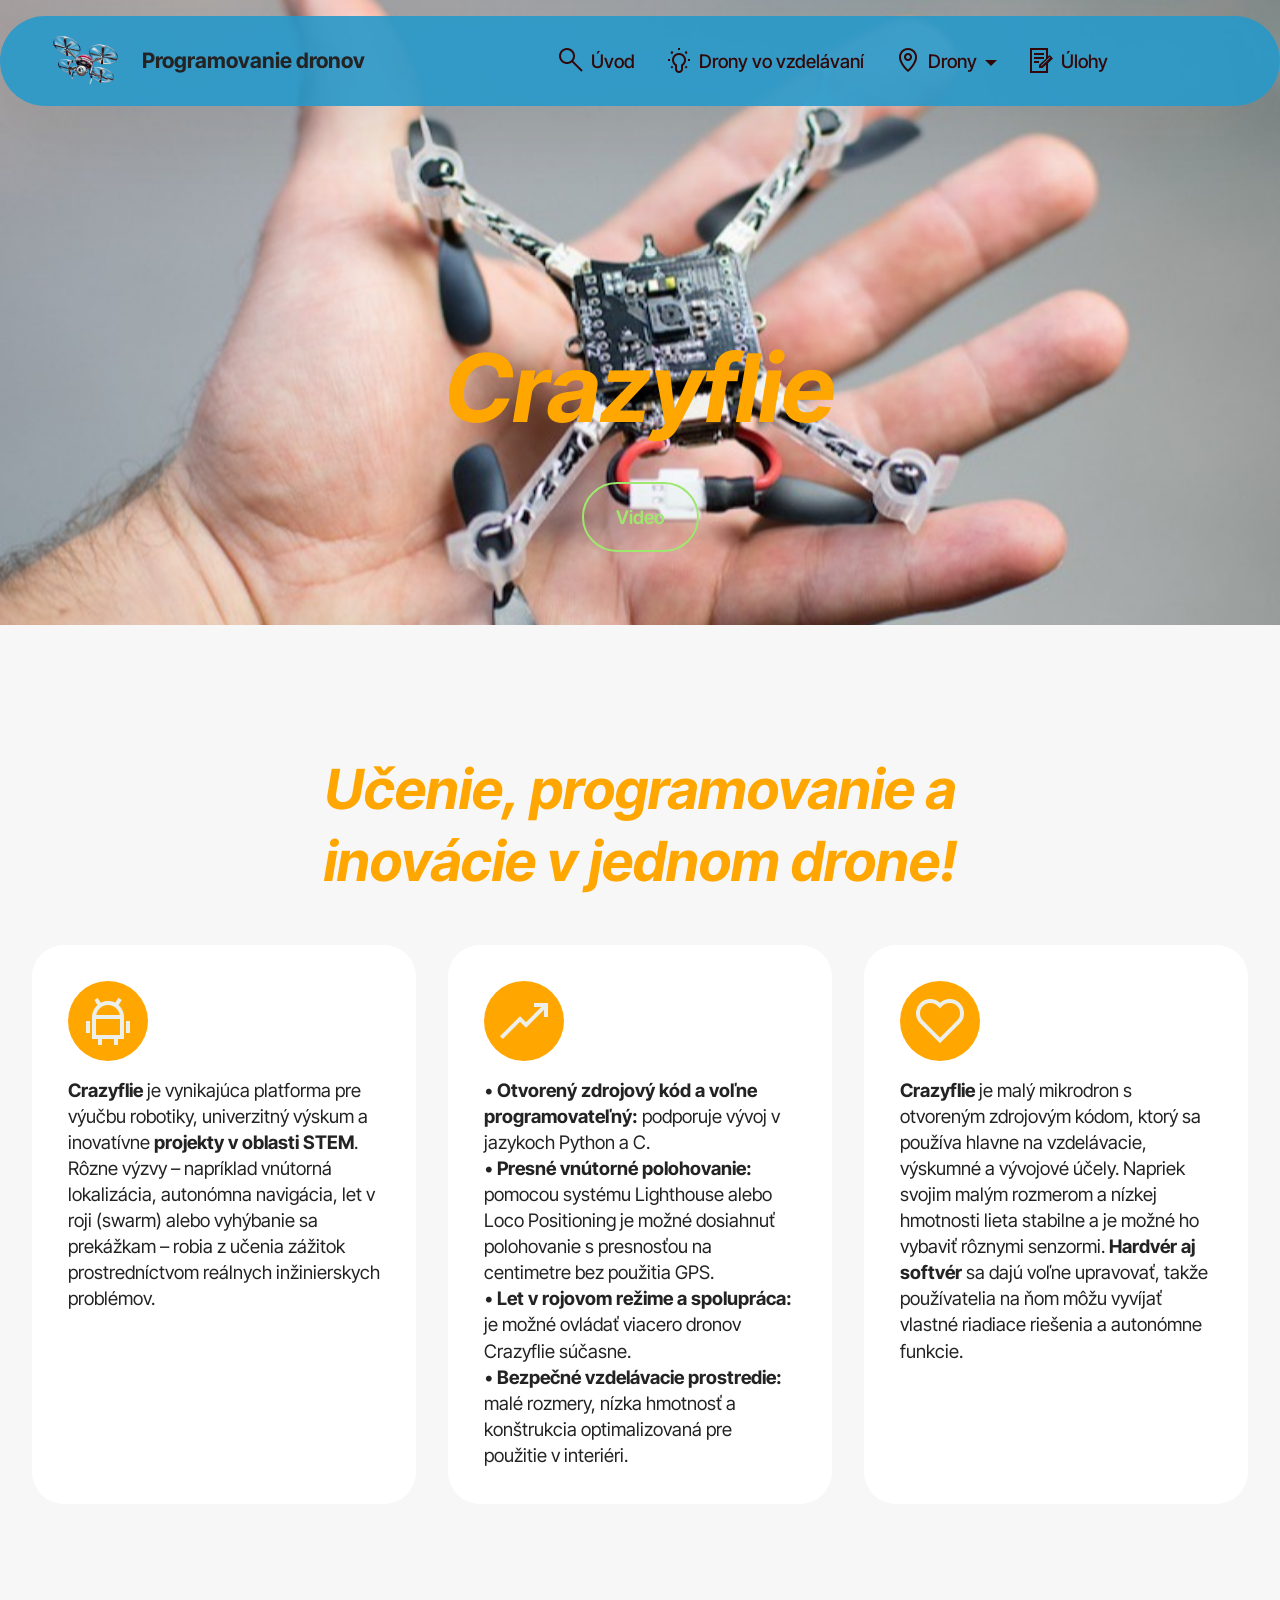
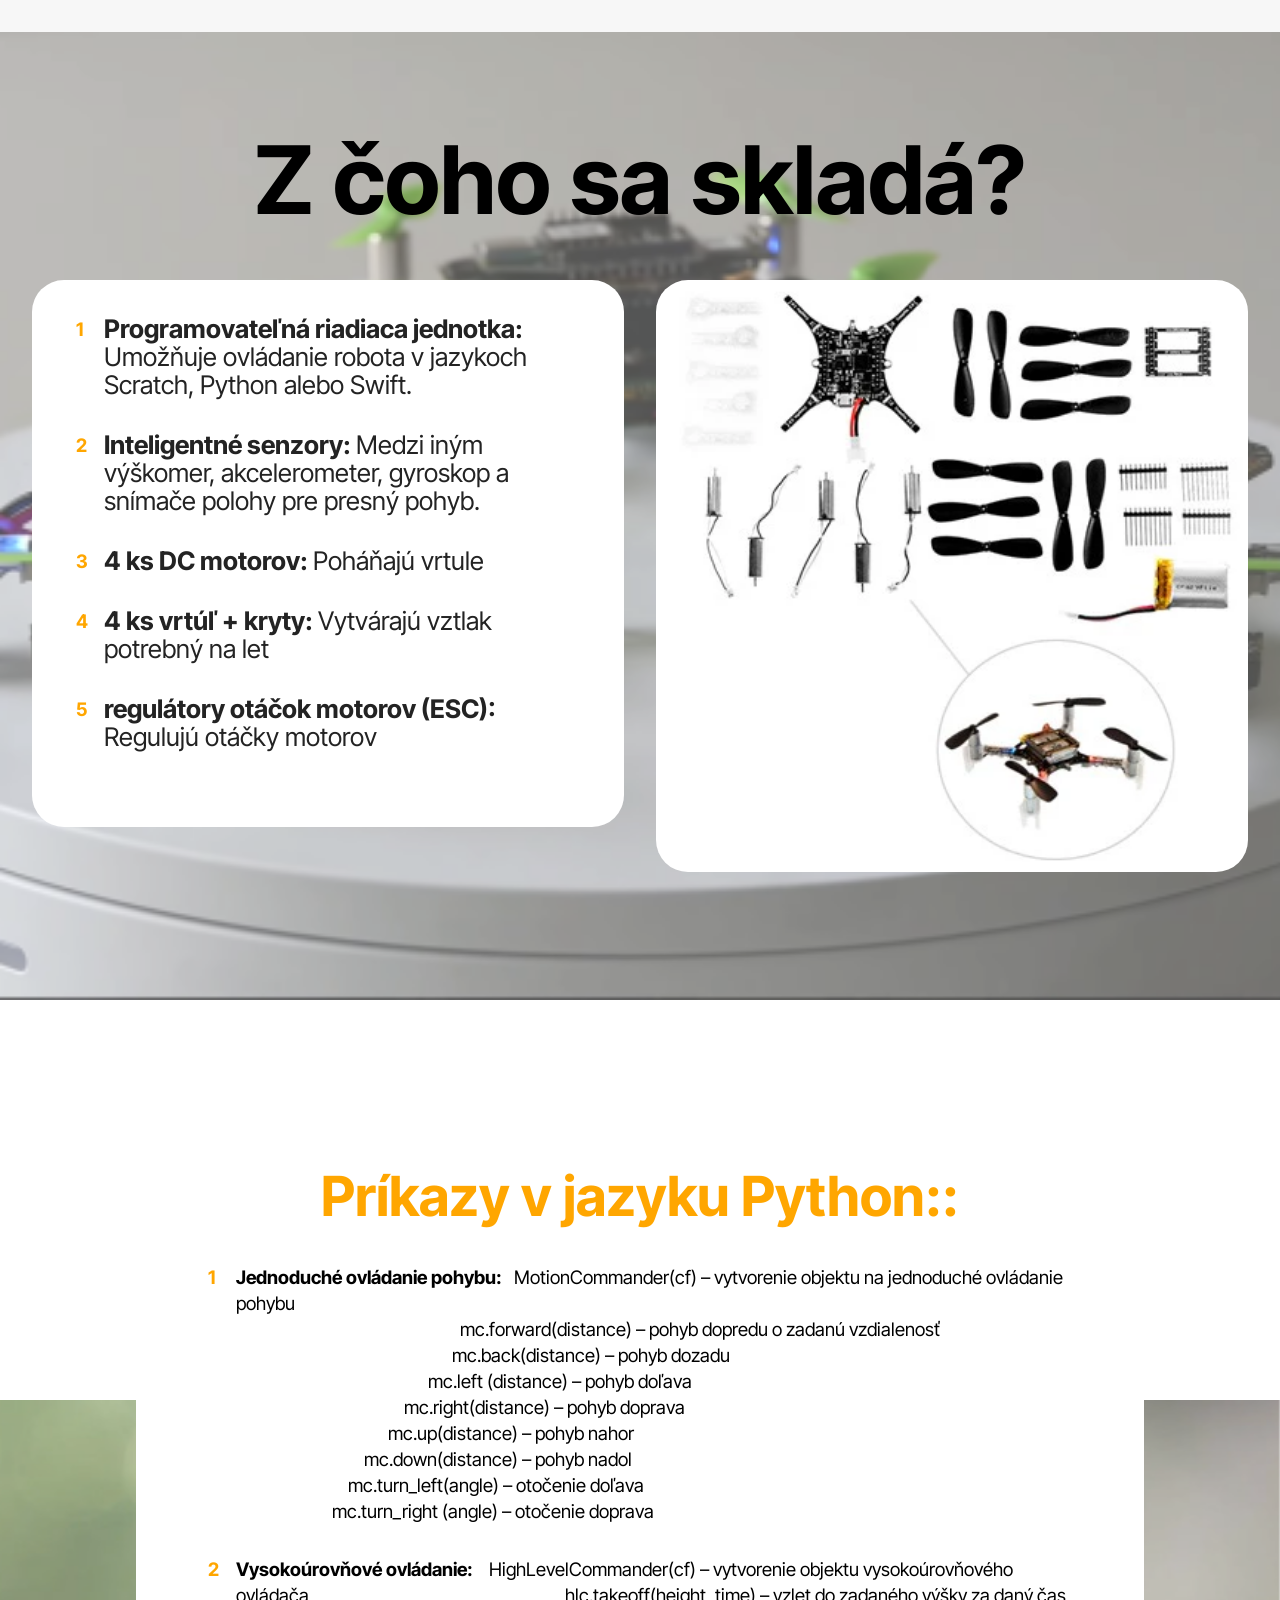
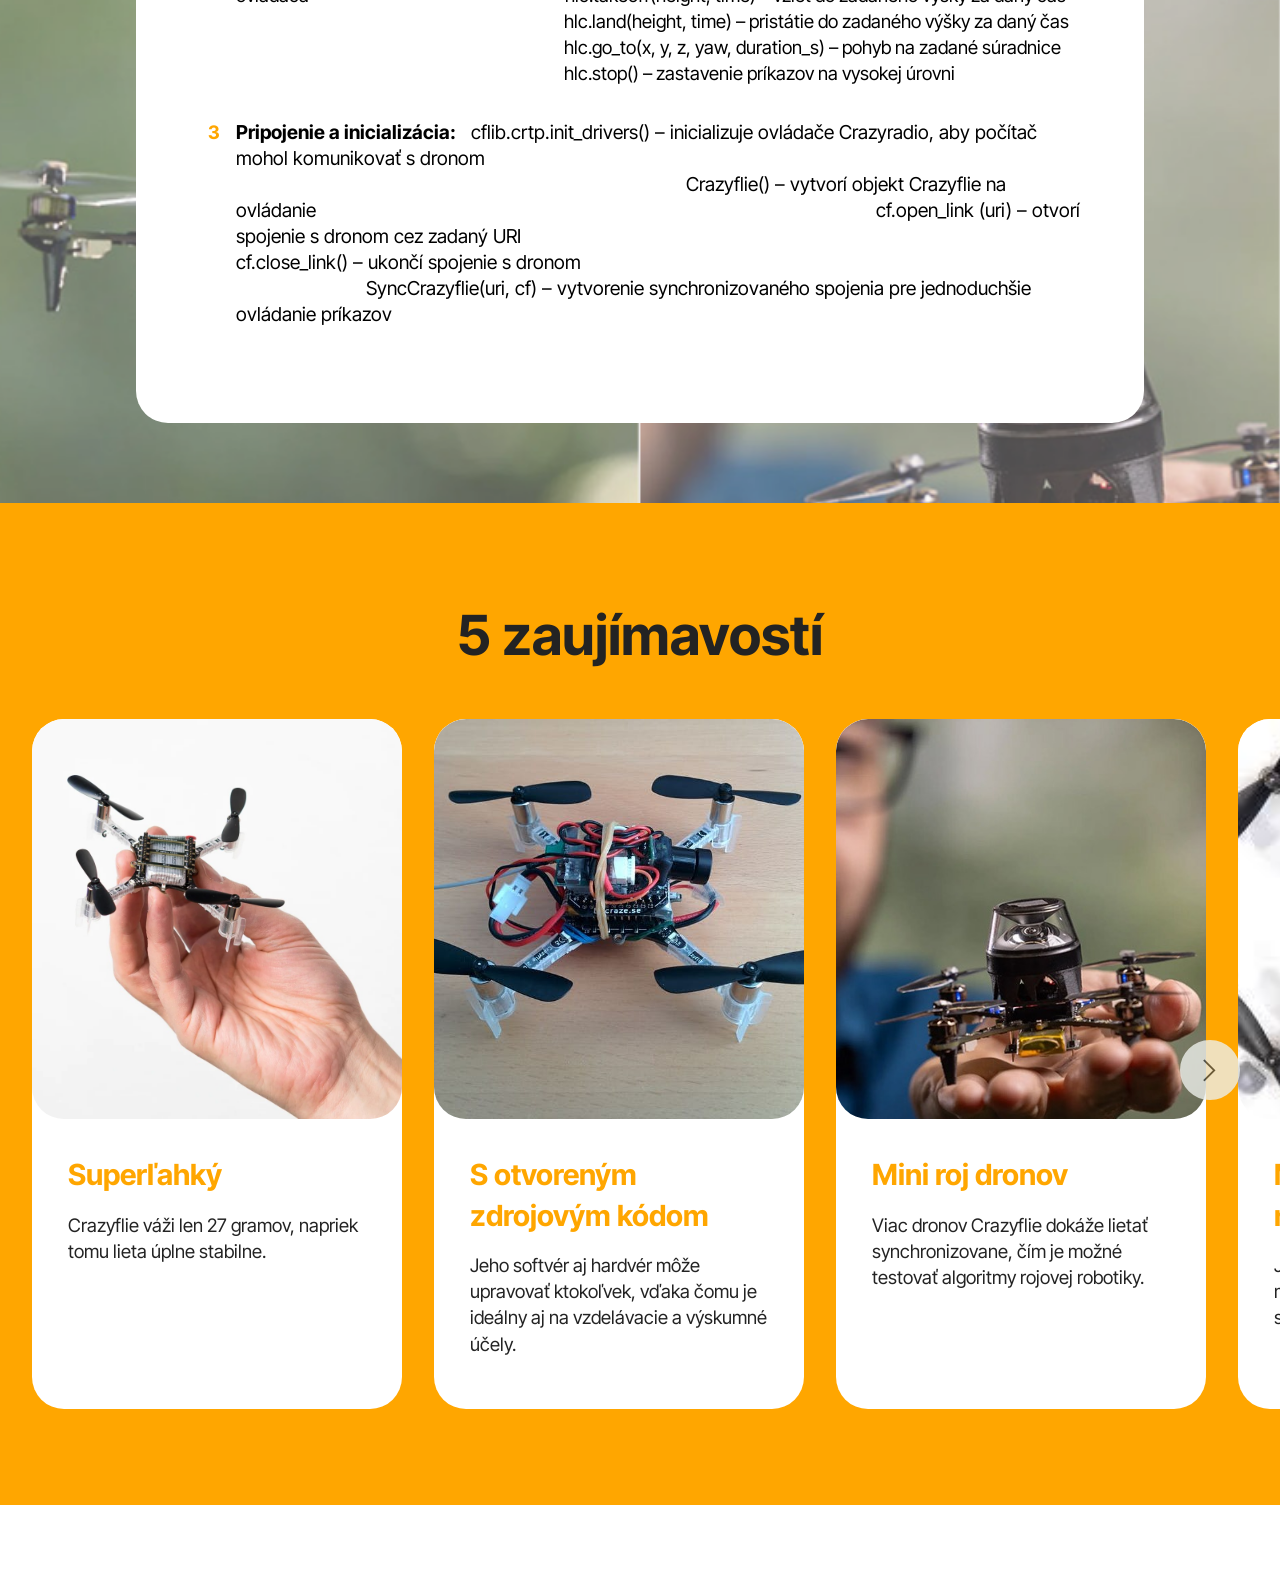
<file: Crazy.html>
<!DOCTYPE html>
<html  >
<head>
  <!-- Site made with Mobirise Website Builder v6.1.5, https://mobirise.com -->
  <meta charset="UTF-8">
  <meta http-equiv="X-UA-Compatible" content="IE=edge">
  <meta name="generator" content="Mobirise v6.1.5, mobirise.com">
  <meta name="viewport" content="width=device-width, initial-scale=1, minimum-scale=1">
  <link rel="shortcut icon" href="assets/images/mbr.png" type="image/x-icon">
  <meta name="description" content="">
  
  
  <title>Crazyflie</title>
  <link rel="stylesheet" href="assets/web/assets/mobirise-icons2/mobirise2.css">
  <link rel="stylesheet" href="assets/bootstrap/css/bootstrap.min.css">
  <link rel="stylesheet" href="assets/parallax/jarallax.css">
  <link rel="stylesheet" href="assets/animatecss/animate.css">
  <link rel="stylesheet" href="assets/dropdown/css/style.css">
  <link rel="stylesheet" href="assets/theme/css/style.css">
  <link rel="preload" href="https://fonts.googleapis.com/css?family=Inter+Tight:100,200,300,400,500,600,700,800,900,100i,200i,300i,400i,500i,600i,700i,800i,900i&display=swap" as="style" onload="this.onload=null;this.rel='stylesheet'">
  <noscript><link rel="stylesheet" href="https://fonts.googleapis.com/css?family=Inter+Tight:100,200,300,400,500,600,700,800,900,100i,200i,300i,400i,500i,600i,700i,800i,900i&display=swap"></noscript>
  <link rel="preload" as="style" href="assets/mobirise/css/mbr-additional.css?v=aDKHiO"><link rel="stylesheet" href="assets/mobirise/css/mbr-additional.css?v=aDKHiO" type="text/css">

  
  
  
</head>
<body>
  
  <section data-bs-version="5.1" class="menu menu1 cid-v7rs1GnA71" once="menu" id="menu01-l">
	

	<nav class="navbar navbar-dropdown navbar-fixed-top navbar-expand-lg">
		<div class="container">
			<div class="navbar-brand">
				<span class="navbar-logo">
					<a href="index.html">
						<img src="assets/images/mbr.png" alt="Mobirise Website Builder" style="height: 3.5rem;">
					</a>
				</span>
				<span class="navbar-caption-wrap"><a class="navbar-caption text-black text-primary display-4" href="index.html">Programovanie dronov</a></span>
			</div>
			<button class="navbar-toggler" type="button" data-toggle="collapse" data-bs-toggle="collapse" data-target="#navbarSupportedContent" data-bs-target="#navbarSupportedContent" aria-controls="navbarNavAltMarkup" aria-expanded="false" aria-label="Toggle navigation">
				<div class="hamburger">
					<span></span>
					<span></span>
					<span></span>
					<span></span>
				</div>
			</button>
			<div class="collapse navbar-collapse" id="navbarSupportedContent">
				<ul class="navbar-nav nav-dropdown nav-right" data-app-modern-menu="true"><li class="nav-item">
						<a class="nav-link link text-info text-primary display-7" href="uvod.html"><span class="mobi-mbri mobi-mbri-search mbr-iconfont mbr-iconfont-btn"></span>Úvod</a>
					</li>
					<li class="nav-item">
						<a class="nav-link link text-info text-primary display-7" href="dron_skoly.html" aria-expanded="false"><span class="mobi-mbri mobi-mbri-idea mbr-iconfont mbr-iconfont-btn"></span>Drony vo vzdelávaní</a>
					</li>
					<li class="nav-item dropdown">
						<a class="nav-link link dropdown-toggle text-info display-7" href="page3.html" data-toggle="dropdown-submenu" data-bs-toggle="dropdown" data-bs-auto-close="outside" aria-expanded="false"><span class="mobi-mbri mobi-mbri-map-pin mbr-iconfont mbr-iconfont-btn"></span>Drony</a><div class="dropdown-menu" aria-labelledby="dropdown-530"><a class="dropdown-item text-info text-primary display-7" href="TT.html">DJI RoboMaster TT</a><a class="show dropdown-item text-info text-primary display-7" href="Tello.html">DJI Tello EDU</a><a class="show dropdown-item text-info text-primary display-7" href="CoDrone.html">CoDrone EDU</a><a class="show dropdown-item text-info text-primary display-7" href="Crazy.html">Crazyflie</a><a class="show dropdown-item text-info text-primary display-7" href="futbal.html">Skykick - Drone Soccer</a></div>
					</li><li class="nav-item"><a class="nav-link link text-info show text-primary display-7" href="ulohy.html"><span class="mobi-mbri mobi-mbri-contact-form mbr-iconfont mbr-iconfont-btn"></span>Úlohy</a></li></ul>
				
				
			</div>
		</div>
	</nav>
</section>

<section data-bs-version="5.1" class="header16 cid-v87xaVhcwP mbr-parallax-background" id="header17-1j">
  
  
  <div class="container-fluid">
    <div class="row">
      <div class="content-wrap col-12 col-md-12">
        <h1 class="mbr-section-title mbr-fonts-style mbr-white mb-4 display-1"><strong><em>Crazyflie</em></strong></h1>
        
        
        <div class="mbr-section-btn"><a class="btn btn-danger-outline display-7" href="https://youtu.be/KrN8ZyqmLWk?si=LO_g0jQs2d6aADOy" target="_blank">Video</a></div>
      </div>
    </div>
  </div>
</section>

<section data-bs-version="5.1" class="features5 cid-v87xb8eTFb" id="features05-1k">
  

  
  
  <div class="container">
    <div class="row mb-5 justify-content-center">
      <div class="col-12 content-head">
        
        <h2 class="mbr-section-subtitle mbr-fonts-style align-center mb-0 mt-4 display-2"><strong><em>Učenie, programovanie a inovácie v jednom drone!</em></strong></h2>
      </div>
    </div>
    <div class="row">
      
      <div class="item features-without-image col-12 col-md-6 col-lg-4 item-mb active">
        <div class="item-wrapper">
          <div class="card-box align-left">
            <div class="iconfont-wrapper">
              <span class="mbr-iconfont mobi-mbri-android mobi-mbri"></span>
            </div>
            
            <p class="card-text mbr-fonts-style display-7"><strong>Crazyflie</strong> je vynikajúca platforma pre výučbu robotiky, univerzitný výskum a inovatívne <strong>projekty v oblasti STEM</strong>. Rôzne výzvy – napríklad vnútorná lokalizácia, autonómna navigácia, let v roji (swarm) alebo vyhýbanie sa prekážkam – robia z učenia zážitok prostredníctvom reálnych inžinierskych problémov.<br></p>

            
          </div>
        </div>
      </div><div class="item features-without-image col-12 col-md-6 col-lg-4 item-mb">
        <div class="item-wrapper">
          <div class="card-box align-left">
            <div class="iconfont-wrapper">
              <span class="mbr-iconfont mobi-mbri-growing-chart mobi-mbri"></span>
            </div>
            
            <p class="card-text mbr-fonts-style display-7">•<strong> Otvorený zdrojový kód a voľne programovateľný:</strong> podporuje vývoj v jazykoch Python a C.<br>• <strong>Presné vnútorné polohovanie:</strong> pomocou systému Lighthouse alebo Loco Positioning je možné dosiahnuť polohovanie s presnosťou na centimetre bez použitia GPS.<br>• <strong>Let v rojovom režime a spolupráca:</strong> je možné ovládať viacero dronov Crazyflie súčasne.<br>• <strong>Bezpečné vzdelávacie prostredie:</strong> malé rozmery, nízka hmotnosť a konštrukcia optimalizovaná pre použitie v interiéri.<br></p>

            
          </div>
        </div>
      </div><div class="item features-without-image col-12 col-md-6 col-lg-4 item-mb">
        <div class="item-wrapper">
          <div class="card-box align-left">
            <div class="iconfont-wrapper">
              <span class="mbr-iconfont mobi-mbri-hearth mobi-mbri"></span>
            </div>
            
            <p class="card-text mbr-fonts-style display-7"><strong>Crazyflie </strong>je malý mikrodron s otvoreným zdrojovým kódom, ktorý sa používa hlavne na vzdelávacie, výskumné a vývojové účely. Napriek svojim malým rozmerom a nízkej hmotnosti lieta stabilne a je možné ho vybaviť rôznymi senzormi. <strong>Hardvér aj softvér</strong> sa dajú voľne upravovať, takže používatelia na ňom môžu vyvíjať vlastné riadiace riešenia a autonómne funkcie.</p>

            
          </div>
        </div>
      </div>
      
    </div>
  </div>
</section>

<section data-bs-version="5.1" class="features030 cid-v87xbkAIGh" id="features030-1l">
    
    
    <div class="mbr-overlay" style="opacity: 0.3; background-color: rgb(255, 255, 255);"></div>
    <div class="container">
        <div class="row justify-content-center">
            <div class="col-md-12 content-head mb-5">
                <h1 class="mbr-section-title mbr-fonts-style mb-0 display-1"><strong>Z čoho sa skladá?</strong></h1>
                
            </div>
        </div>
        <div class="row justify-content-center  blockContent">
            <div class="col-12 col-lg">
                <div class="item-wrapper align-left">
                    <div class="mbr-text counter-container mbr-fonts-style display-7">
                        <ol>
                            <li><span style="font-size: 25.6px;"><strong>Programovateľná riadiaca jednotka: </strong>Umožňuje ovládanie robota v jazykoch Scratch, Python alebo Swift.</span></li><li><span style="font-size: 25.6px;"><strong>Inteligentné senzory: </strong>Medzi iným výškomer, akcelerometer, gyroskop a snímače polohy pre presný pohyb.</span></li><li><span style="font-size: 25.6px;"><strong>4 ks DC motorov:  </strong>Poháňajú vrtule</span></li><li><span style="font-size: 25.6px;"><strong>4 ks vrtúľ + kryty: </strong>Vytvárajú vztlak potrebný na let</span></li><li><span style="font-size: 25.6px;"><strong>regulátory otáčok motorov (ESC): </strong>Regulujú otáčky motorov</span></li></ol><div><br></div>
                    </div>
                </div>
            </div>
            <div class="col-12 col-lg-6">
                <div class="image-wrapper mb-4">
                    <img class="w-100" src="assets/images/se-110990440.jpg" alt="Mobirise Website Builder">
                </div>
            </div>

        </div>
    </div>
</section>

<section data-bs-version="5.1" class="article07 cid-v87xbwuikQ mbr-parallax-background" id="article19-1m">
  

  
  <div class="mbr-overlay" style="opacity: 0.3; background-color: rgb(255, 255, 255);">
  </div>
  <div class="container">
    <div class="row justify-content-center">
      <div class="card col-md-12 col-lg-10">
        <div class="card-wrapper">
          <div class="col-12 content-head mt-3">
            <h3 class="mbr-section-title mbr-fonts-style align-center mb-0 display-2"><strong>Príkazy v jazyku Python::</strong></h3>
            
          </div>
          <div class="card-box align-left mt-4">
            <div class="mbr-text counter-container mbr-fonts-style display-7">
              <ol>
                <li><strong>Jednoduché ovládanie pohybu:&nbsp; &nbsp;</strong>MotionCommander(cf) – vytvorenie objektu na jednoduché ovládanie pohybu&nbsp; &nbsp; &nbsp; &nbsp; &nbsp; &nbsp; &nbsp; &nbsp; &nbsp; &nbsp; &nbsp; &nbsp; &nbsp; &nbsp; &nbsp; &nbsp; &nbsp; &nbsp; &nbsp; &nbsp; &nbsp; &nbsp; &nbsp; &nbsp; &nbsp; &nbsp; &nbsp; &nbsp; &nbsp; &nbsp; &nbsp; &nbsp; &nbsp; &nbsp; &nbsp; &nbsp; &nbsp; &nbsp; &nbsp; &nbsp; &nbsp; &nbsp; &nbsp; &nbsp; &nbsp; &nbsp; &nbsp; &nbsp; &nbsp; &nbsp; &nbsp; &nbsp; &nbsp; &nbsp; &nbsp; &nbsp; &nbsp; &nbsp; &nbsp; &nbsp; &nbsp; &nbsp; &nbsp; &nbsp; &nbsp; &nbsp; &nbsp; &nbsp; &nbsp; &nbsp; &nbsp; &nbsp; &nbsp; &nbsp; &nbsp; &nbsp; &nbsp; &nbsp; &nbsp; &nbsp; &nbsp; &nbsp; &nbsp; &nbsp; &nbsp; &nbsp; &nbsp; &nbsp; &nbsp; &nbsp; &nbsp; &nbsp; &nbsp; &nbsp; &nbsp; &nbsp; &nbsp; &nbsp; &nbsp; &nbsp; &nbsp; &nbsp; &nbsp; &nbsp; &nbsp; &nbsp; &nbsp; &nbsp; &nbsp; &nbsp; &nbsp; &nbsp; &nbsp; &nbsp; &nbsp; &nbsp; &nbsp; &nbsp; &nbsp; &nbsp; &nbsp; &nbsp; &nbsp; &nbsp; &nbsp; &nbsp; mc.forward(distance) – pohyb dopredu o zadanú vzdialenosť&nbsp; &nbsp; &nbsp; &nbsp; &nbsp; &nbsp; &nbsp; &nbsp; &nbsp; &nbsp; &nbsp; &nbsp; &nbsp; &nbsp; &nbsp; &nbsp; &nbsp; &nbsp; &nbsp; &nbsp; &nbsp; &nbsp; &nbsp; &nbsp; &nbsp; &nbsp; &nbsp; &nbsp; &nbsp; &nbsp; &nbsp; &nbsp; &nbsp; &nbsp; &nbsp; &nbsp; &nbsp; &nbsp; &nbsp; &nbsp; &nbsp; &nbsp; &nbsp; &nbsp; &nbsp; mc.back(distance) – pohyb dozadu&nbsp; &nbsp; &nbsp; &nbsp; &nbsp; &nbsp; &nbsp; &nbsp; &nbsp; &nbsp; &nbsp; &nbsp; &nbsp; &nbsp; &nbsp; &nbsp; &nbsp; &nbsp; &nbsp; &nbsp; &nbsp; &nbsp; &nbsp; &nbsp; &nbsp; &nbsp; &nbsp; &nbsp; &nbsp; &nbsp; &nbsp; &nbsp; &nbsp; &nbsp; &nbsp; &nbsp; &nbsp; &nbsp; &nbsp; &nbsp; &nbsp; &nbsp; &nbsp; &nbsp; &nbsp; &nbsp; &nbsp; &nbsp; &nbsp; &nbsp; &nbsp; &nbsp; &nbsp; &nbsp; &nbsp; &nbsp; &nbsp; &nbsp; &nbsp; &nbsp; &nbsp; &nbsp; &nbsp; &nbsp; &nbsp; &nbsp; &nbsp; &nbsp; mc.left (distance) – pohyb doľava&nbsp; &nbsp; &nbsp; &nbsp; &nbsp; &nbsp; &nbsp; &nbsp; &nbsp; &nbsp; &nbsp; &nbsp; &nbsp; &nbsp; &nbsp; &nbsp; &nbsp; &nbsp; &nbsp; &nbsp; &nbsp; &nbsp; &nbsp; &nbsp; &nbsp; &nbsp; &nbsp; &nbsp; &nbsp; &nbsp; &nbsp; &nbsp; &nbsp; &nbsp; &nbsp; &nbsp; &nbsp; &nbsp; &nbsp; &nbsp; &nbsp; &nbsp; &nbsp; &nbsp; &nbsp; &nbsp; &nbsp; &nbsp; &nbsp; &nbsp; &nbsp; &nbsp; &nbsp; &nbsp; &nbsp; &nbsp; &nbsp; &nbsp; &nbsp; &nbsp; &nbsp; &nbsp; &nbsp; &nbsp; &nbsp; &nbsp; &nbsp; &nbsp; &nbsp; &nbsp; mc.right(distance) – pohyb doprava&nbsp; &nbsp; &nbsp; &nbsp; &nbsp; &nbsp; &nbsp; &nbsp; &nbsp; &nbsp; &nbsp; &nbsp; &nbsp; &nbsp; &nbsp; &nbsp; &nbsp; &nbsp; &nbsp; &nbsp; &nbsp; &nbsp; &nbsp; &nbsp; &nbsp; &nbsp; &nbsp; &nbsp; &nbsp; &nbsp; &nbsp; &nbsp; &nbsp; &nbsp; &nbsp; &nbsp; &nbsp; &nbsp; &nbsp; &nbsp; &nbsp; &nbsp; &nbsp; &nbsp; &nbsp; &nbsp; &nbsp; &nbsp; &nbsp; &nbsp; &nbsp; &nbsp; &nbsp; &nbsp; &nbsp; &nbsp; &nbsp; &nbsp; &nbsp; &nbsp; &nbsp; &nbsp; &nbsp; &nbsp; &nbsp; &nbsp; &nbsp; &nbsp; mc.up(distance) – pohyb nahor&nbsp; &nbsp; &nbsp; &nbsp; &nbsp; &nbsp; &nbsp; &nbsp; &nbsp; &nbsp; &nbsp; &nbsp; &nbsp; &nbsp; &nbsp; &nbsp; &nbsp; &nbsp; &nbsp; &nbsp; &nbsp; &nbsp; &nbsp; &nbsp; &nbsp; &nbsp; &nbsp; &nbsp; &nbsp; &nbsp; &nbsp; &nbsp; &nbsp; &nbsp; &nbsp; &nbsp; &nbsp; &nbsp; &nbsp; &nbsp; &nbsp; &nbsp; &nbsp; &nbsp; &nbsp; &nbsp; &nbsp; &nbsp; &nbsp; &nbsp; &nbsp; &nbsp; &nbsp; &nbsp; &nbsp; &nbsp; &nbsp; &nbsp; &nbsp; &nbsp; &nbsp; &nbsp; &nbsp; &nbsp; &nbsp; &nbsp; &nbsp; &nbsp; &nbsp; &nbsp; &nbsp; &nbsp; mc.down(distance) – pohyb nadol&nbsp; &nbsp; &nbsp; &nbsp; &nbsp; &nbsp; &nbsp; &nbsp; &nbsp; &nbsp; &nbsp; &nbsp; &nbsp; &nbsp; &nbsp; &nbsp; &nbsp; &nbsp; &nbsp; &nbsp; &nbsp; &nbsp; &nbsp; &nbsp; &nbsp; &nbsp; &nbsp; &nbsp; &nbsp; &nbsp; &nbsp; &nbsp; &nbsp; &nbsp; &nbsp; &nbsp; &nbsp; &nbsp; &nbsp; &nbsp; &nbsp; &nbsp; &nbsp; &nbsp; &nbsp; &nbsp; &nbsp; &nbsp; &nbsp; &nbsp; &nbsp; &nbsp; &nbsp; &nbsp; &nbsp; &nbsp; &nbsp; &nbsp; &nbsp; &nbsp; &nbsp; &nbsp; &nbsp; &nbsp; &nbsp; &nbsp; &nbsp; &nbsp; &nbsp; &nbsp; mc.turn_left(angle) – otočenie doľava&nbsp; &nbsp; &nbsp; &nbsp; &nbsp; &nbsp; &nbsp; &nbsp; &nbsp; &nbsp; &nbsp; &nbsp; &nbsp; &nbsp; &nbsp; &nbsp; &nbsp; &nbsp; &nbsp; &nbsp; &nbsp; &nbsp; &nbsp; &nbsp; &nbsp; &nbsp; &nbsp; &nbsp; &nbsp; &nbsp; &nbsp; &nbsp; &nbsp; &nbsp; &nbsp; &nbsp; &nbsp; &nbsp; &nbsp; &nbsp; &nbsp; &nbsp; &nbsp; &nbsp; &nbsp; &nbsp; &nbsp; &nbsp; &nbsp; &nbsp; &nbsp; &nbsp; &nbsp; &nbsp; &nbsp; &nbsp; &nbsp; &nbsp; &nbsp; &nbsp; &nbsp; &nbsp; &nbsp; &nbsp; &nbsp; &nbsp; &nbsp; mc.turn_right (angle) – otočenie doprava</li><li><strong>Vysokoúrovňové ovládanie:&nbsp; &nbsp;&nbsp;</strong>HighLevelCommander(cf) – vytvorenie objektu vysokoúrovňového ovládača&nbsp; &nbsp; &nbsp; &nbsp; &nbsp; &nbsp; &nbsp; &nbsp; &nbsp; &nbsp; &nbsp; &nbsp; &nbsp; &nbsp; &nbsp; &nbsp; &nbsp; &nbsp; &nbsp; &nbsp; &nbsp; &nbsp; &nbsp; &nbsp; &nbsp; &nbsp; &nbsp; &nbsp; &nbsp; &nbsp; &nbsp; &nbsp; hlc.takeoff(height, time) – vzlet do zadaného výšky za daný čas&nbsp; &nbsp; &nbsp; &nbsp; &nbsp; &nbsp; &nbsp; &nbsp; &nbsp; &nbsp; &nbsp; &nbsp; &nbsp; &nbsp; &nbsp; &nbsp; &nbsp; &nbsp; &nbsp; &nbsp; &nbsp; &nbsp; &nbsp; &nbsp; &nbsp; &nbsp; &nbsp; &nbsp; &nbsp; &nbsp; &nbsp; &nbsp; &nbsp; &nbsp; &nbsp; &nbsp; &nbsp; &nbsp; &nbsp; &nbsp; &nbsp; &nbsp; &nbsp; hlc.land(height, time) – pristátie do zadaného výšky za daný čas&nbsp; &nbsp; &nbsp; &nbsp; &nbsp; &nbsp; &nbsp; &nbsp; &nbsp; &nbsp; &nbsp; &nbsp; &nbsp; &nbsp; &nbsp; &nbsp; &nbsp; &nbsp; &nbsp; &nbsp; &nbsp; &nbsp; &nbsp; &nbsp; &nbsp; &nbsp; &nbsp; &nbsp; &nbsp; &nbsp; &nbsp; &nbsp; &nbsp; &nbsp; &nbsp; &nbsp; &nbsp; &nbsp; &nbsp; &nbsp; &nbsp; &nbsp; hlc.go_to(x, y, z, yaw, duration_s) – pohyb na zadané súradnice&nbsp; &nbsp; &nbsp; &nbsp; &nbsp; &nbsp; &nbsp; &nbsp; &nbsp; &nbsp; &nbsp; &nbsp; &nbsp; &nbsp; &nbsp; &nbsp; &nbsp; &nbsp; &nbsp; &nbsp; &nbsp; &nbsp; &nbsp; &nbsp; &nbsp; &nbsp; &nbsp; &nbsp; &nbsp; &nbsp; &nbsp; &nbsp; &nbsp; &nbsp; &nbsp; &nbsp; &nbsp; &nbsp; &nbsp; &nbsp; &nbsp; &nbsp; &nbsp; hlc.stop() – zastavenie príkazov na vysokej úrovni</li><li><strong style="font-size: 1.2rem;">Pripojenie a inicializácia:</strong><span style="font-size: 1.2rem;">&nbsp; &nbsp;cflib.crtp.init_drivers() – inicializuje ovládače Crazyradio, aby počítač mohol komunikovať s dronom&nbsp; &nbsp; &nbsp; &nbsp; &nbsp; &nbsp; &nbsp; &nbsp; &nbsp; &nbsp; &nbsp; &nbsp; &nbsp; &nbsp; &nbsp; &nbsp; &nbsp; &nbsp; &nbsp; &nbsp; &nbsp; &nbsp; &nbsp; &nbsp; &nbsp; &nbsp; &nbsp; &nbsp; &nbsp; &nbsp; &nbsp; &nbsp; &nbsp; &nbsp; &nbsp; &nbsp; &nbsp; &nbsp; &nbsp; &nbsp; &nbsp; &nbsp; &nbsp; &nbsp; &nbsp; &nbsp; &nbsp; &nbsp; &nbsp; &nbsp; &nbsp; &nbsp; &nbsp; &nbsp; &nbsp; &nbsp; &nbsp; &nbsp; &nbsp; &nbsp; &nbsp; &nbsp; &nbsp; &nbsp; &nbsp; &nbsp; &nbsp; &nbsp; &nbsp; &nbsp; &nbsp; &nbsp; &nbsp; &nbsp; &nbsp; &nbsp; &nbsp; &nbsp; &nbsp; &nbsp; &nbsp; &nbsp; &nbsp; &nbsp; &nbsp; &nbsp; &nbsp; &nbsp; &nbsp; &nbsp; &nbsp; &nbsp; &nbsp; &nbsp; &nbsp; &nbsp; &nbsp; &nbsp; &nbsp; &nbsp; &nbsp; &nbsp; &nbsp; &nbsp; &nbsp; Crazyflie() – vytvorí objekt Crazyflie na ovládanie&nbsp; &nbsp; &nbsp; &nbsp; &nbsp; &nbsp; &nbsp; &nbsp; &nbsp; &nbsp; &nbsp; &nbsp; &nbsp; &nbsp; &nbsp; &nbsp; &nbsp; &nbsp; &nbsp; &nbsp; &nbsp; &nbsp; &nbsp; &nbsp; &nbsp; &nbsp; &nbsp; &nbsp; &nbsp; &nbsp; &nbsp; &nbsp; &nbsp; &nbsp; &nbsp; &nbsp; &nbsp; &nbsp; &nbsp; &nbsp; &nbsp; &nbsp; &nbsp; &nbsp; &nbsp; &nbsp; &nbsp; &nbsp; &nbsp; &nbsp; &nbsp; &nbsp; &nbsp; &nbsp; &nbsp; &nbsp; cf.open_link (uri) – otvorí spojenie s dronom cez zadaný URI&nbsp; &nbsp; &nbsp; &nbsp; &nbsp; &nbsp; &nbsp; &nbsp; &nbsp; &nbsp; &nbsp; &nbsp; &nbsp; &nbsp; &nbsp; &nbsp; &nbsp; &nbsp; &nbsp; &nbsp; &nbsp; &nbsp; &nbsp; &nbsp; &nbsp; &nbsp; &nbsp; &nbsp; &nbsp; &nbsp; &nbsp; &nbsp; &nbsp; &nbsp; &nbsp; &nbsp; &nbsp; &nbsp; &nbsp; &nbsp; &nbsp; &nbsp; &nbsp; &nbsp; &nbsp; &nbsp; cf.close_link() – ukončí spojenie s dronom&nbsp; &nbsp; &nbsp; &nbsp; &nbsp; &nbsp; &nbsp; &nbsp; &nbsp; &nbsp; &nbsp; &nbsp; &nbsp; &nbsp; &nbsp; &nbsp; &nbsp; &nbsp; &nbsp; &nbsp; &nbsp; &nbsp; &nbsp; &nbsp; &nbsp; &nbsp; &nbsp; &nbsp; &nbsp; &nbsp; &nbsp; &nbsp; &nbsp; &nbsp; &nbsp; &nbsp; &nbsp; &nbsp; &nbsp; &nbsp; &nbsp; &nbsp; &nbsp; &nbsp; &nbsp; &nbsp; &nbsp; &nbsp; &nbsp; &nbsp; &nbsp; &nbsp; &nbsp; &nbsp; &nbsp; &nbsp; &nbsp; &nbsp; &nbsp; &nbsp; &nbsp; &nbsp; &nbsp; SyncCrazyflie(uri, cf) – vytvorenie synchronizovaného spojenia pre jednoduchšie ovládanie príkazov</span></li></ol>
            </div>
          </div>
        </div>
      </div>
    </div>
  </div>
</section>

<section data-bs-version="5.1" class="features017 mbr-embla cid-v8AP8b7rBM" id="features017-1w">
	
	
	<div class="position-relative">
		<div class="container-fluid">
			<div class="row justify-content-center">
				<div class="col-12 content-head">
					<div class="mbr-section-head mb-5">
						<h4 class="mbr-section-title mbr-fonts-style align-center mb-0 display-2"><strong>5 zaujímavostí</strong></h4>
						
					</div>
				</div>
			</div>
		</div>

		<div class="embla" data-skip-snaps="true" data-align="center" data-contain-scroll="trimSnaps" data-auto-play-interval="5" data-draggable="true">
			<div class="embla__viewport container-fluid">
				<div class="embla__container">
					<div class="embla__slide slider-image item active" style="margin-left: 1rem; margin-right: 1rem;">
						<div class="slide-content">
							<div class="item-img">
								<div class="item-wrapper">
									<img src="assets/images/crazyflie-2.1-hand-1000px-4-1024x1024.jpg" alt="Mobirise Website Builder" title="" data-slide-to="1" data-bs-slide-to="1">
								</div>
							</div>
							<div class="item-content">
								<h5 class="item-title mbr-fonts-style display-5">
									<strong>Superľahký</strong></h5>
								
								<p class="mbr-text mbr-fonts-style mt-3 display-7">
									Crazyflie váži len 27 gramov, napriek tomu lieta úplne stabilne.
								</p>
							</div>

							
						</div>
					</div>
					<div class="embla__slide slider-image item" style="margin-left: 1rem; margin-right: 1rem;">
						<div class="slide-content">
							<div class="item-img">
								<div class="item-wrapper">
									<img src="assets/images/img-20151231-141913-small.jpg" alt="Mobirise Website Builder" title="" data-slide-to="2" data-bs-slide-to="2">
								</div>
							</div>
							<div class="item-content">
								<h5 class="item-title mbr-fonts-style display-5"><strong>S otvoreným zdrojovým kódom</strong></h5>
								
								<p class="mbr-text mbr-fonts-style mt-3 display-7">
									Jeho softvér aj hardvér môže upravovať ktokoľvek, vďaka čomu je ideálny aj na vzdelávacie a výskumné účely.
								</p>
							</div>
							
						</div>
					</div>
					<div class="embla__slide slider-image item" style="margin-left: 1rem; margin-right: 1rem;">
						<div class="slide-content">
							<div class="item-img">
								<div class="item-wrapper">
									<img src="assets/images/crazyflie-drone-micro-tu-delft-1.jpeg" alt="Mobirise Website Builder" title="" data-slide-to="3" data-bs-slide-to="3">
								</div>
							</div>
							<div class="item-content">
								<h5 class="item-title mbr-fonts-style display-5"><strong>Mini roj dronov</strong></h5>
								
								<p class="mbr-text mbr-fonts-style mt-3 display-7">
									Viac dronov Crazyflie dokáže lietať synchronizovane, čím je možné testovať algoritmy rojovej robotiky.
								</p>
							</div>
							
						</div>
					</div>
					<div class="embla__slide slider-image item" style="margin-left: 1rem; margin-right: 1rem;">
						<div class="slide-content">
							<div class="item-img">
								<div class="item-wrapper">
									<img src="assets/images/images-6.jpg" alt="Mobirise Website Builder" title="" data-slide-to="4" data-bs-slide-to="4">
								</div>
							</div>
							<div class="item-content">
								<h5 class="item-title mbr-fonts-style display-5"><strong>Modulárna rozširovateľnosť</strong></h5>
								
								<p class="mbr-text mbr-fonts-style mt-3 display-7">
									Je možné ho vybaviť rôznymi modulmi, napríklad kamerou, rádiom, senzormi alebo LED diódami.
								</p>
							</div>
							
						</div>
					</div>
					<div class="embla__slide slider-image item" style="margin-left: 1rem; margin-right: 1rem;">
						<div class="slide-content">
							<div class="item-img">
								<div class="item-wrapper">
									<img src="assets/images/crazyflie-drone-micro-tu-delft-2.jpeg" alt="Mobirise Website Builder" title="" data-slide-to="5" data-bs-slide-to="5">
								</div>
							</div>
							<div class="item-content">
								<h5 class="item-title mbr-fonts-style display-5"><strong>Presné udržanie polohy</strong></h5>
								
								<p class="mbr-text mbr-fonts-style mt-3 display-7">
									Napriek svojim malým rozmerom je schopný vznášať sa na mieste a presne manévrovať, a to aj bez GPS.
								</p>
							</div>
							
						</div>
					</div>
					
					
					
				</div>
			</div>
			<button class="embla__button embla__button--prev">
				<span class="mobi-mbri mobi-mbri-arrow-prev mbr-iconfont" aria-hidden="true"></span>
				<span class="sr-only visually-hidden visually-hidden visually-hidden">Previous</span>
			</button>
			<button class="embla__button embla__button--next">
				<span class="mobi-mbri mobi-mbri-arrow-next mbr-iconfont" aria-hidden="true"></span>
				<span class="sr-only visually-hidden visually-hidden visually-hidden">Next</span>
			</button>
		</div>
	</div>
</section><section class="display-7" style="padding: 0;align-items: center;justify-content: center;flex-wrap: wrap;    align-content: center;display: flex;position: relative;height: 4rem;"><a href="https://mobiri.se/" style="flex: 1 1;height: 4rem;position: absolute;width: 100%;z-index: 1;"><img alt="" style="height: 4rem;" src="[data-uri]"></a><p style="margin: 0;text-align: center;" class="display-7">&#8204;</p><a style="z-index:1" href="https://mobirise.com/builder/no-code-website-builder.html">No Code Website Builder</a></section><script src="assets/bootstrap/js/bootstrap.bundle.min.js"></script>  <script src="assets/parallax/jarallax.js"></script>  <script src="assets/smoothscroll/smooth-scroll.js"></script>  <script src="assets/ytplayer/index.js"></script>  <script src="assets/dropdown/js/navbar-dropdown.js"></script>  <script src="assets/embla/embla.min.js"></script>  <script src="assets/embla/script.js"></script>  <script src="assets/theme/js/script.js"></script>  
  
  
  <input name="animation" type="hidden">
  </body>
</html>
</file>
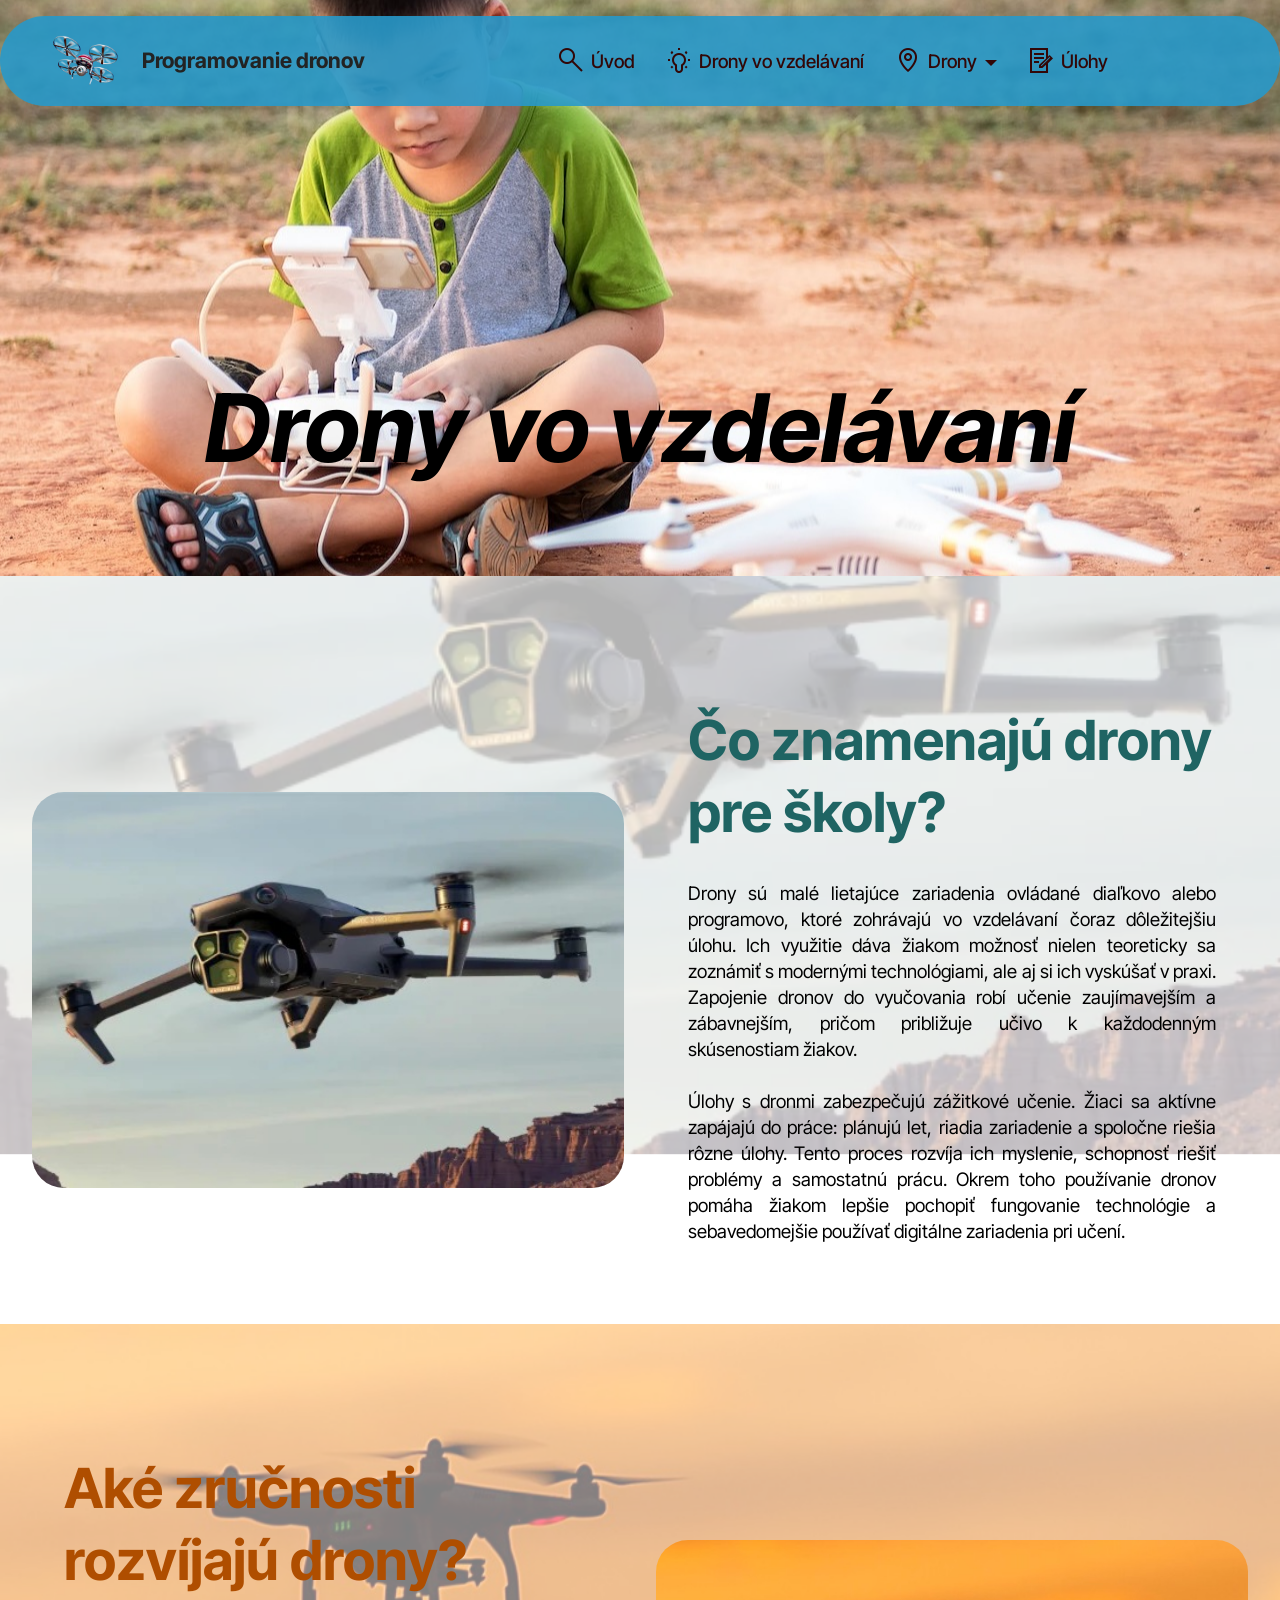
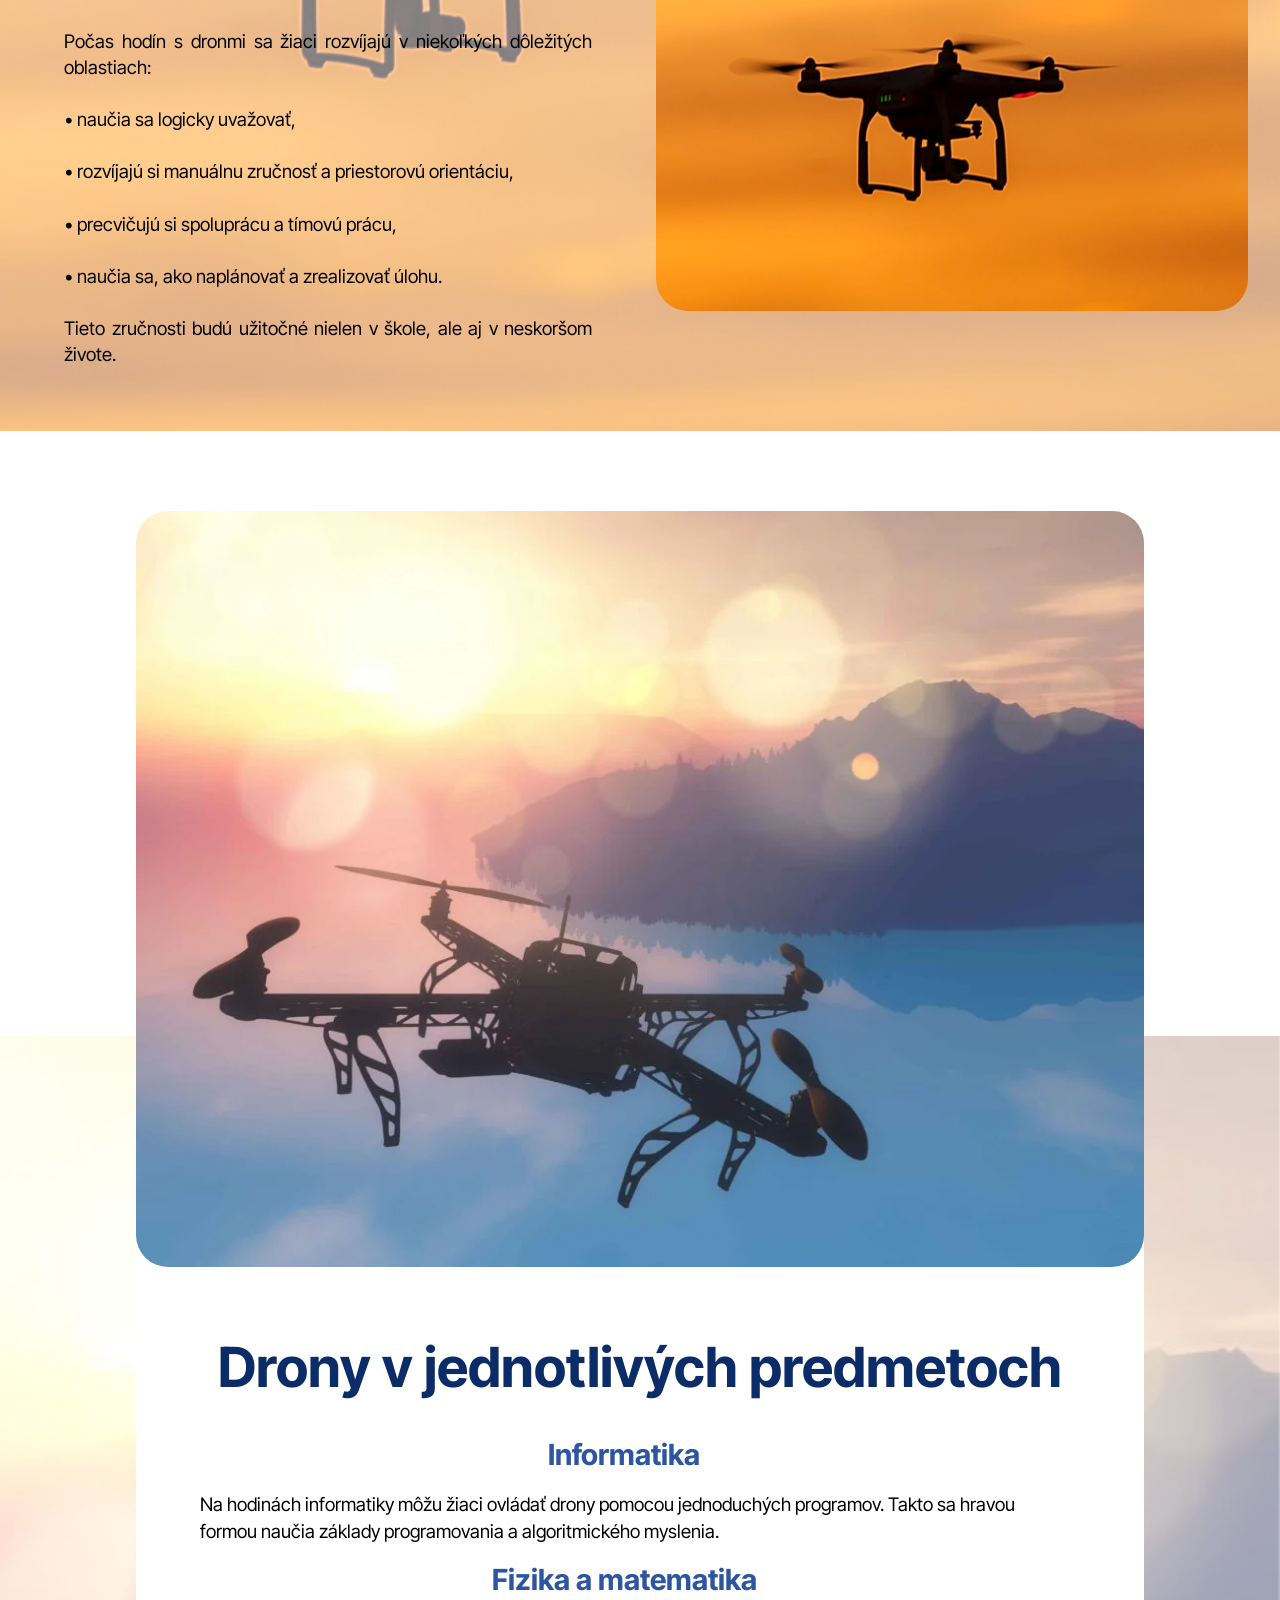
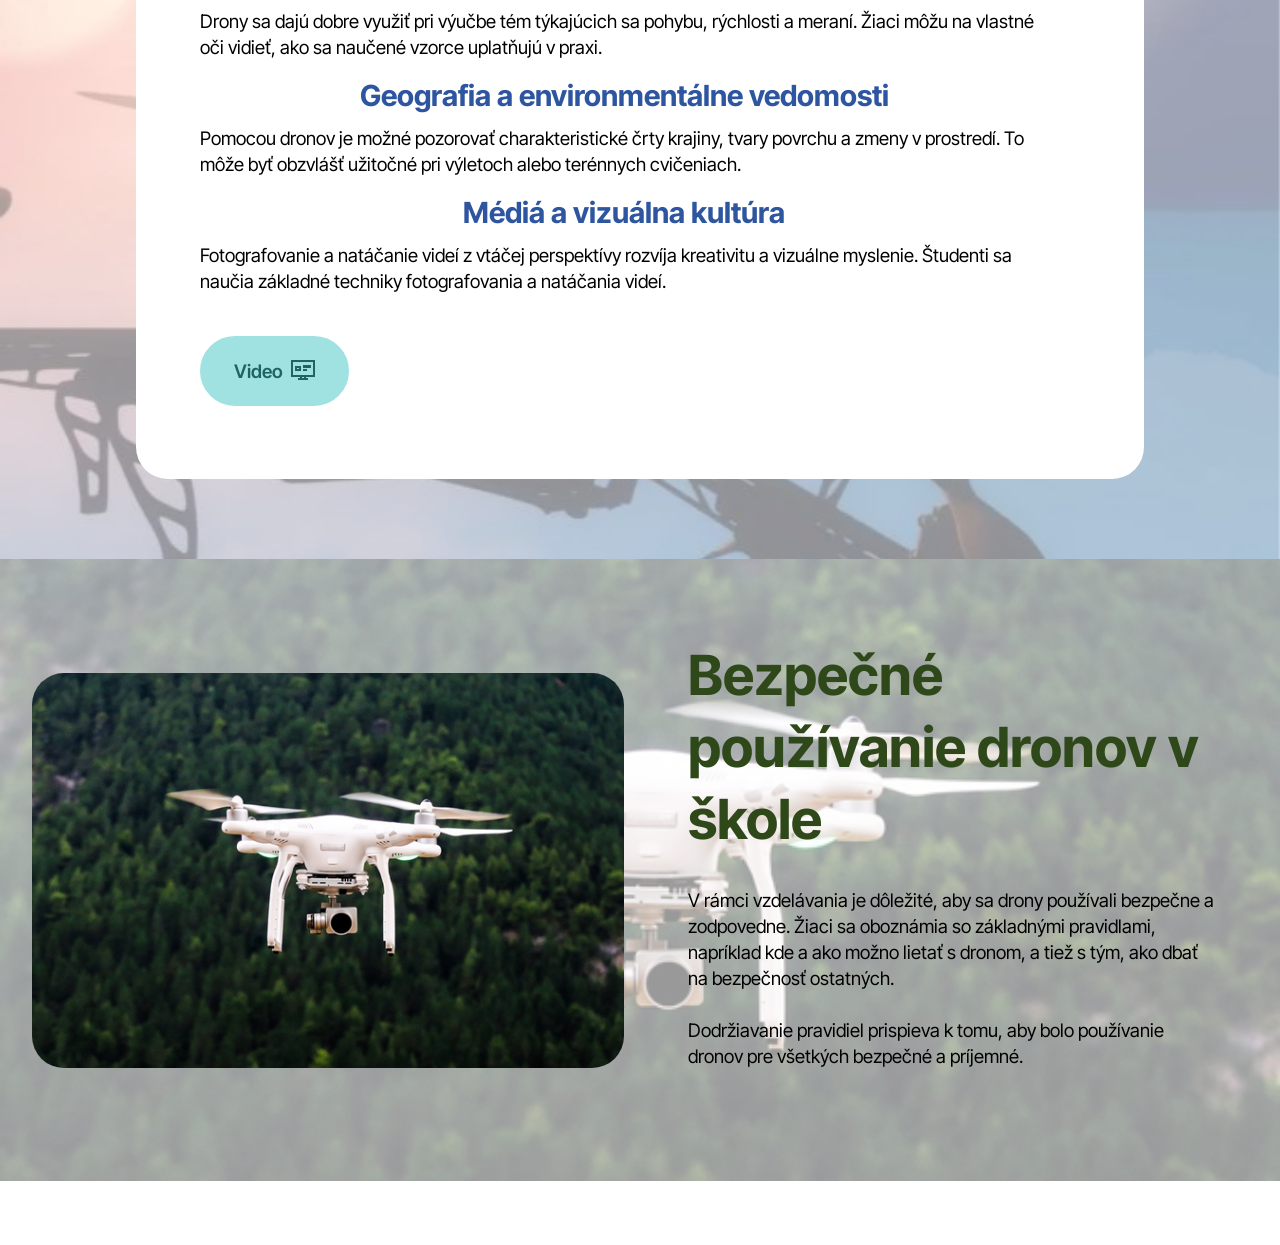
<file: dron_skoly.html>
<!DOCTYPE html>
<html  >
<head>
  <!-- Site made with Mobirise Website Builder v6.1.5, https://mobirise.com -->
  <meta charset="UTF-8">
  <meta http-equiv="X-UA-Compatible" content="IE=edge">
  <meta name="generator" content="Mobirise v6.1.5, mobirise.com">
  <meta name="viewport" content="width=device-width, initial-scale=1, minimum-scale=1">
  <link rel="shortcut icon" href="assets/images/mbr.png" type="image/x-icon">
  <meta name="description" content="">
  
  
  <title>Výučba s dronmi</title>
  <link rel="stylesheet" href="assets/web/assets/mobirise-icons2/mobirise2.css">
  <link rel="stylesheet" href="assets/bootstrap/css/bootstrap.min.css">
  <link rel="stylesheet" href="assets/parallax/jarallax.css">
  <link rel="stylesheet" href="assets/animatecss/animate.css">
  <link rel="stylesheet" href="assets/dropdown/css/style.css">
  <link rel="stylesheet" href="assets/theme/css/style.css">
  <link rel="preload" href="https://fonts.googleapis.com/css?family=Inter+Tight:100,200,300,400,500,600,700,800,900,100i,200i,300i,400i,500i,600i,700i,800i,900i&display=swap" as="style" onload="this.onload=null;this.rel='stylesheet'">
  <noscript><link rel="stylesheet" href="https://fonts.googleapis.com/css?family=Inter+Tight:100,200,300,400,500,600,700,800,900,100i,200i,300i,400i,500i,600i,700i,800i,900i&display=swap"></noscript>
  <link rel="preload" as="style" href="assets/mobirise/css/mbr-additional.css?v=lbyNu8"><link rel="stylesheet" href="assets/mobirise/css/mbr-additional.css?v=lbyNu8" type="text/css">

  
  
  
</head>
<body>
  
  <section data-bs-version="5.1" class="menu menu1 cid-v7rs1GnA71" once="menu" id="menu01-4">
	

	<nav class="navbar navbar-dropdown navbar-fixed-top navbar-expand-lg">
		<div class="container">
			<div class="navbar-brand">
				<span class="navbar-logo">
					<a href="index.html">
						<img src="assets/images/mbr.png" alt="Mobirise Website Builder" style="height: 3.5rem;">
					</a>
				</span>
				<span class="navbar-caption-wrap"><a class="navbar-caption text-black text-primary display-4" href="index.html">Programovanie dronov</a></span>
			</div>
			<button class="navbar-toggler" type="button" data-toggle="collapse" data-bs-toggle="collapse" data-target="#navbarSupportedContent" data-bs-target="#navbarSupportedContent" aria-controls="navbarNavAltMarkup" aria-expanded="false" aria-label="Toggle navigation">
				<div class="hamburger">
					<span></span>
					<span></span>
					<span></span>
					<span></span>
				</div>
			</button>
			<div class="collapse navbar-collapse" id="navbarSupportedContent">
				<ul class="navbar-nav nav-dropdown nav-right" data-app-modern-menu="true"><li class="nav-item">
						<a class="nav-link link text-info text-primary display-7" href="uvod.html"><span class="mobi-mbri mobi-mbri-search mbr-iconfont mbr-iconfont-btn"></span>Úvod</a>
					</li>
					<li class="nav-item">
						<a class="nav-link link text-info text-primary display-7" href="dron_skoly.html" aria-expanded="false"><span class="mobi-mbri mobi-mbri-idea mbr-iconfont mbr-iconfont-btn"></span>Drony vo vzdelávaní</a>
					</li>
					<li class="nav-item dropdown">
						<a class="nav-link link dropdown-toggle text-info display-7" href="page3.html" data-toggle="dropdown-submenu" data-bs-toggle="dropdown" data-bs-auto-close="outside" aria-expanded="false"><span class="mobi-mbri mobi-mbri-map-pin mbr-iconfont mbr-iconfont-btn"></span>Drony</a><div class="dropdown-menu" aria-labelledby="dropdown-530"><a class="dropdown-item text-info text-primary display-7" href="TT.html">DJI RoboMaster TT</a><a class="show dropdown-item text-info text-primary display-7" href="Tello.html">DJI Tello EDU</a><a class="show dropdown-item text-info text-primary display-7" href="CoDrone.html">CoDrone EDU</a><a class="show dropdown-item text-info text-primary display-7" href="Crazy.html">Crazyflie</a><a class="show dropdown-item text-info text-primary display-7" href="futbal.html">Skykick - Drone Soccer</a></div>
					</li><li class="nav-item"><a class="nav-link link text-info show text-primary display-7" href="ulohy.html"><span class="mobi-mbri mobi-mbri-contact-form mbr-iconfont mbr-iconfont-btn"></span>Úlohy</a></li></ul>
				
				
			</div>
		</div>
	</nav>
</section>

<section data-bs-version="5.1" class="header16 cid-v7rIcsUNEg mbr-parallax-background" id="header17-g">
  
  
  <div class="container-fluid">
    <div class="row">
      <div class="content-wrap col-12 col-md-12">
        <h1 class="mbr-section-title mbr-fonts-style mbr-white mb-4 display-1">
          <strong><br><em>Drony vo vzdelávaní</em></strong></h1>
        
        
        
      </div>
    </div>
  </div>
</section>

<section data-bs-version="5.1" class="start article2 cid-v7rKDzXHMh mbr-parallax-background" id="article02-o">
	

	
	<div class="mbr-overlay" style="opacity: 0.7; background-color: rgb(255, 255, 255);"></div>

	<div class="container-fluid">
		<div class="row justify-content-center">
			<div class="col-12 col-md-12 col-lg-6 image-wrapper">
				<img class="w-100" src="assets/images/dji-98ac945d-5ff8-4bdc-8e67-964a61d52c5a.jpeg" alt="Mobirise Website Builder">
			</div>
			<div class="col-12 col-md-12 col-lg">
				<div class="text-wrapper align-left">
					<h1 class="mbr-section-title mbr-fonts-style mb-4 display-2"><strong>Čo znamenajú drony pre školy?</strong></h1>
					<p class="mbr-text align-left mbr-fonts-style mb-4 display-7">Drony sú malé lietajúce zariadenia ovládané diaľkovo alebo programovo, ktoré zohrávajú vo vzdelávaní čoraz dôležitejšiu úlohu. Ich využitie dáva žiakom možnosť nielen teoreticky sa zoznámiť s modernými technológiami, ale aj si ich vyskúšať v praxi. Zapojenie dronov do vyučovania robí učenie zaujímavejším a zábavnejším, pričom približuje učivo k každodenným skúsenostiam žiakov.<br><br>Úlohy s dronmi zabezpečujú zážitkové učenie. Žiaci sa aktívne zapájajú do práce: plánujú let, riadia zariadenie a spoločne riešia rôzne úlohy. Tento proces rozvíja ich myslenie, schopnosť riešiť problémy a samostatnú prácu. Okrem toho používanie dronov pomáha žiakom lepšie pochopiť fungovanie technológie a sebavedomejšie používať digitálne zariadenia pri učení.</p>
					
				</div>
			</div>
		</div>
	</div>
</section>

<section data-bs-version="5.1" class="start article4 cid-v7rKDLuar4" id="article04-p">
	

	
	<div class="mbr-overlay" style="opacity: 0.5; background-color: rgb(255, 255, 255);"></div>

	<div class="container-fluid">
		<div class="row justify-content-center">
			<div class="col-12 col-md-12 col-lg-6 image-wrapper">
				<img class="w-100" src="assets/images/24-017-sunset-drone-5.jpeg" alt="Mobirise Website Builder">
			</div>
			<div class="col-12 col-md-12 col-lg">
				<div class="text-wrapper align-left">
					<h1 class="mbr-section-title mbr-fonts-style mb-4 display-2"><strong>Aké zručnosti rozvíjajú drony?</strong></h1>
					<p class="mbr-text mbr-fonts-style mb-4 display-7">Počas hodín s dronmi sa žiaci rozvíjajú v niekoľkých dôležitých oblastiach:<br><br>• naučia sa logicky uvažovať,<br><br>• rozvíjajú si manuálnu zručnosť a priestorovú orientáciu,<br><br>• precvičujú si spoluprácu a tímovú prácu,<br><br>• naučia sa, ako naplánovať a zrealizovať úlohu.<br><br>Tieto zručnosti budú užitočné nielen v škole, ale aj v neskoršom živote.</p><p></p><p></p>
					
				</div>
			</div>
		</div>
	</div>
</section>

<section data-bs-version="5.1" class="article8 cid-v7rNJALT0j mbr-parallax-background" id="article08-r">
  

  
  <div class="mbr-overlay" style="opacity: 0.5; background-color: rgb(255, 255, 255);"></div>
  <div class="container">
    <div class="row justify-content-center">
      <div class="card col-md-12 col-lg-10">
        <div class="card-wrapper">
          <div class="image-wrapper d-flex justify-content-center mb-4">
            <img src="assets/images/what-are-military-drones-1024x768.jpg" alt="Mobirise Website Builder">
          </div>
          <div class="card-content-text">
            <h3 class="card-title mbr-fonts-style mbr-white mt-3 mb-4 display-2"><strong>Drony v jednotlivých predmetoch</strong></h3>
          <div class="row card-box align-left">
            <div class="item features-without-image col-12">
              <div class="item-wrapper">
                <h4 class="mbr-section-subtitle mbr-fonts-style mb-3 display-5">
                  <strong>Informatika</strong>
                </h4>
                <p class="mbr-text mbr-fonts-style display-7">
                  Na hodinách informatiky môžu žiaci ovládať drony pomocou jednoduchých programov. Takto sa hravou formou naučia základy programovania a algoritmického myslenia.
                </p>
              </div>
            </div>
            <div class="item features-without-image col-12">
              <div class="item-wrapper">
                <h4 class="mbr-section-subtitle mbr-fonts-style display-5"><strong>Fizika a matematika</strong></h4>
                <p class="mbr-text mbr-fonts-style display-7">
                  Drony sa dajú dobre využiť pri výučbe tém týkajúcich sa pohybu, rýchlosti a meraní. Žiaci môžu na vlastné oči vidieť, ako sa naučené vzorce uplatňujú v praxi.
                </p>
              </div>
            </div>
            <div class="item features-without-image col-12">
              <div class="item-wrapper">
                <h4 class="mbr-section-subtitle mbr-fonts-style display-5"><strong>Geografia a environmentálne vedomosti</strong></h4>
                <p class="mbr-text mbr-fonts-style display-7">
                  Pomocou dronov je možné pozorovať charakteristické črty krajiny, tvary povrchu a zmeny v prostredí. To môže byť obzvlášť užitočné pri výletoch alebo terénnych cvičeniach.<br>
                </p>
              </div>
            </div><div class="item features-without-image col-12">
              <div class="item-wrapper">
                <h4 class="mbr-section-subtitle mbr-fonts-style display-5"><strong>Médiá a vizuálna kultúra</strong></h4>
                <p class="mbr-text mbr-fonts-style display-7">
                  Fotografovanie a natáčanie videí z vtáčej perspektívy rozvíja kreativitu a vizuálne myslenie. Študenti sa naučia základné techniky fotografovania a natáčania videí.<br>
                </p>
              </div>
            </div>

            <div class="mbr-section-btn mt-3"><a class="btn btn-warning display-7" href="https://youtu.be/RqQZtjFBEgw?si=ytzuvEJb-5zcWUF0" target="_blank">Video<span class="mobi-mbri mobi-mbri-sites mbr-iconfont mbr-iconfont-btn"></span></a></div>
          </div>
          </div>
        </div>
      </div>
    </div>
  </div>
</section>

<section data-bs-version="5.1" class="start article2 cid-v7rKDTzve4" id="article02-q">
	

	
	<div class="mbr-overlay" style="opacity: 0.6; background-color: rgb(255, 255, 255);"></div>

	<div class="container-fluid">
		<div class="row justify-content-center">
			<div class="col-12 col-md-12 col-lg-6 image-wrapper">
				<img class="w-100" src="assets/images/drone-flying-camera-remote-control.jpg" alt="Mobirise Website Builder">
			</div>
			<div class="col-12 col-md-12 col-lg">
				<div class="text-wrapper align-left">
					<h1 class="mbr-section-title mbr-fonts-style mb-4 display-2"><strong>Bezpečné používanie dronov v škole</strong></h1>
					<p class="mbr-text align-left mbr-fonts-style mb-4 display-7">V rámci vzdelávania je dôležité, aby sa drony používali bezpečne a zodpovedne. Žiaci sa oboznámia so základnými pravidlami, napríklad kde a ako možno lietať s dronom, a tiež s tým, ako dbať na bezpečnosť ostatných.<br><br>Dodržiavanie pravidiel prispieva k tomu, aby bolo používanie dronov pre všetkých bezpečné a príjemné.</p>
					
				</div>
			</div>
		</div>
	</div>
</section><section class="display-7" style="padding: 0;align-items: center;justify-content: center;flex-wrap: wrap;    align-content: center;display: flex;position: relative;height: 4rem;"><a href="https://mobiri.se/" style="flex: 1 1;height: 4rem;position: absolute;width: 100%;z-index: 1;"><img alt="" style="height: 4rem;" src="[data-uri]"></a><p style="margin: 0;text-align: center;" class="display-7">&#8204;</p><a style="z-index:1" href="https://mobirise.com/builder/ai-website-maker.html">Best AI Website Maker</a></section><script src="assets/bootstrap/js/bootstrap.bundle.min.js"></script>  <script src="assets/parallax/jarallax.js"></script>  <script src="assets/smoothscroll/smooth-scroll.js"></script>  <script src="assets/ytplayer/index.js"></script>  <script src="assets/dropdown/js/navbar-dropdown.js"></script>  <script src="assets/theme/js/script.js"></script>  
  
  
  <input name="animation" type="hidden">
  </body>
</html>
</file>
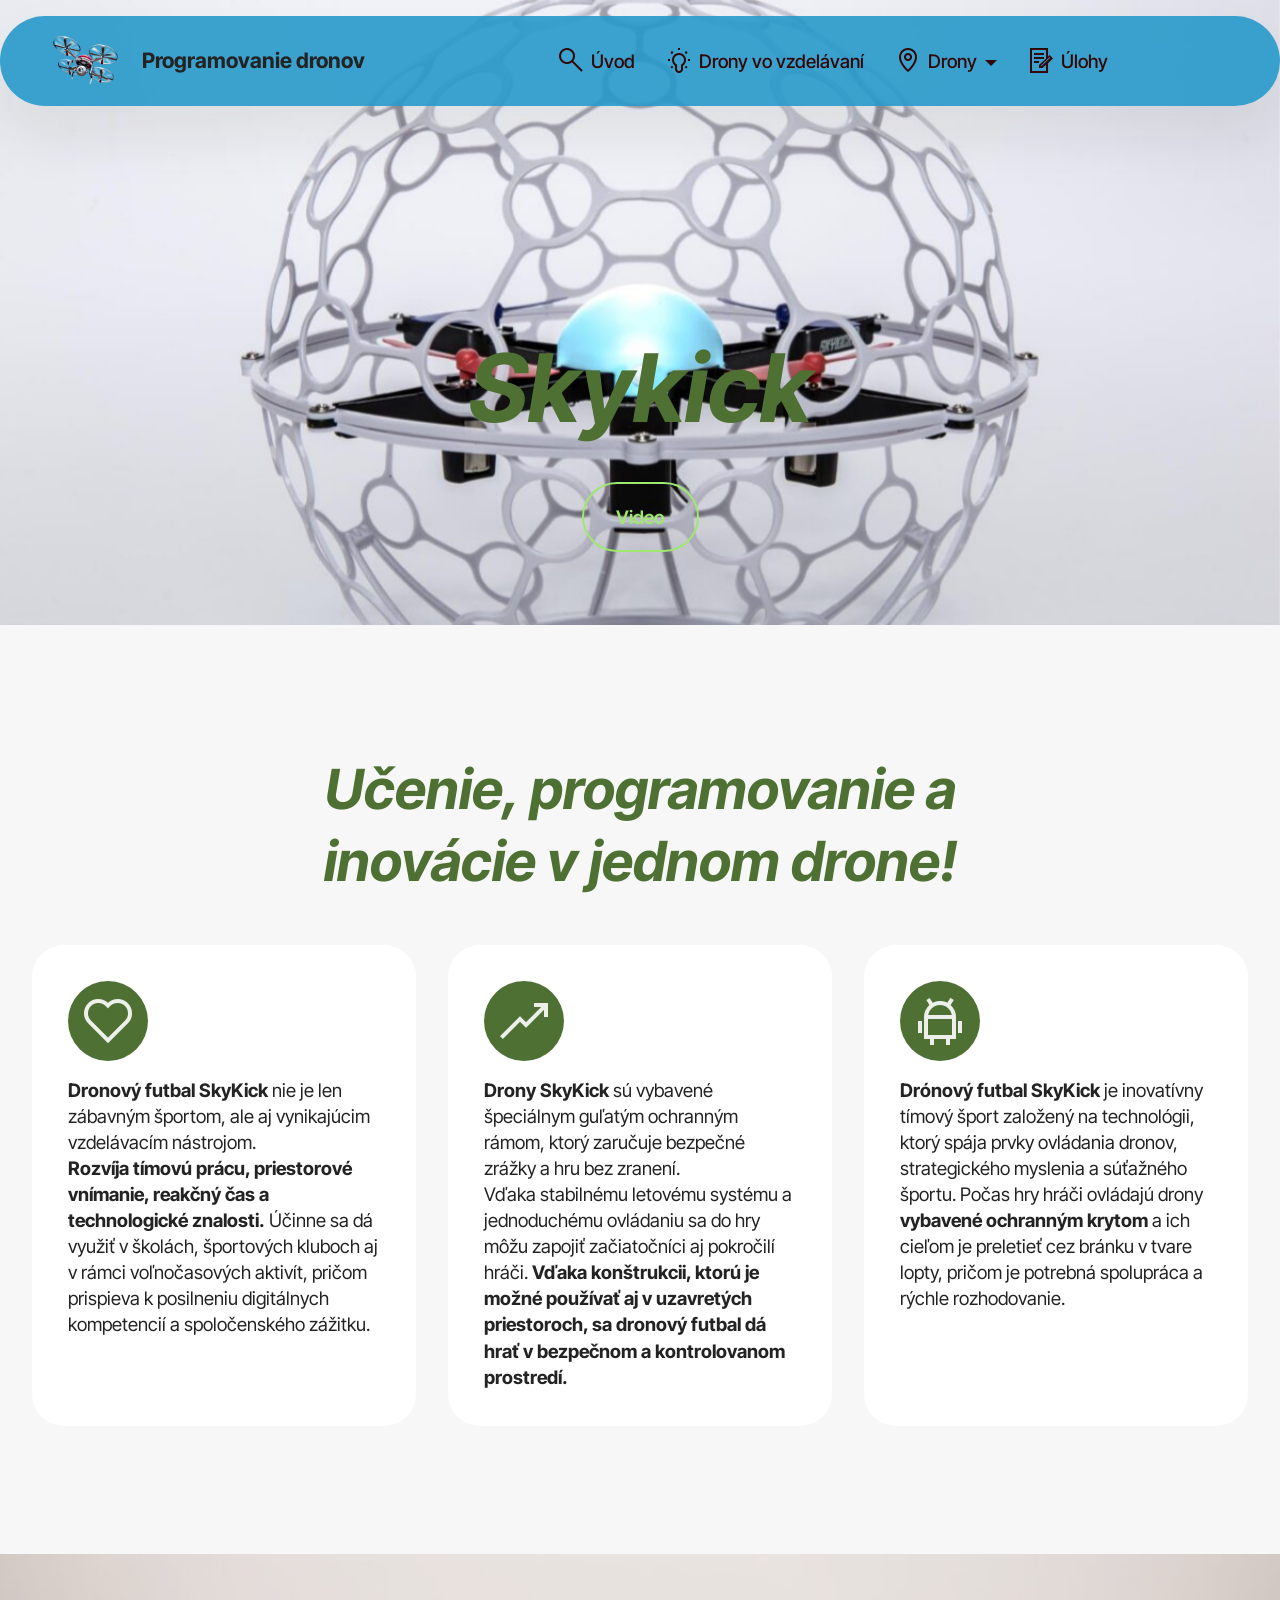
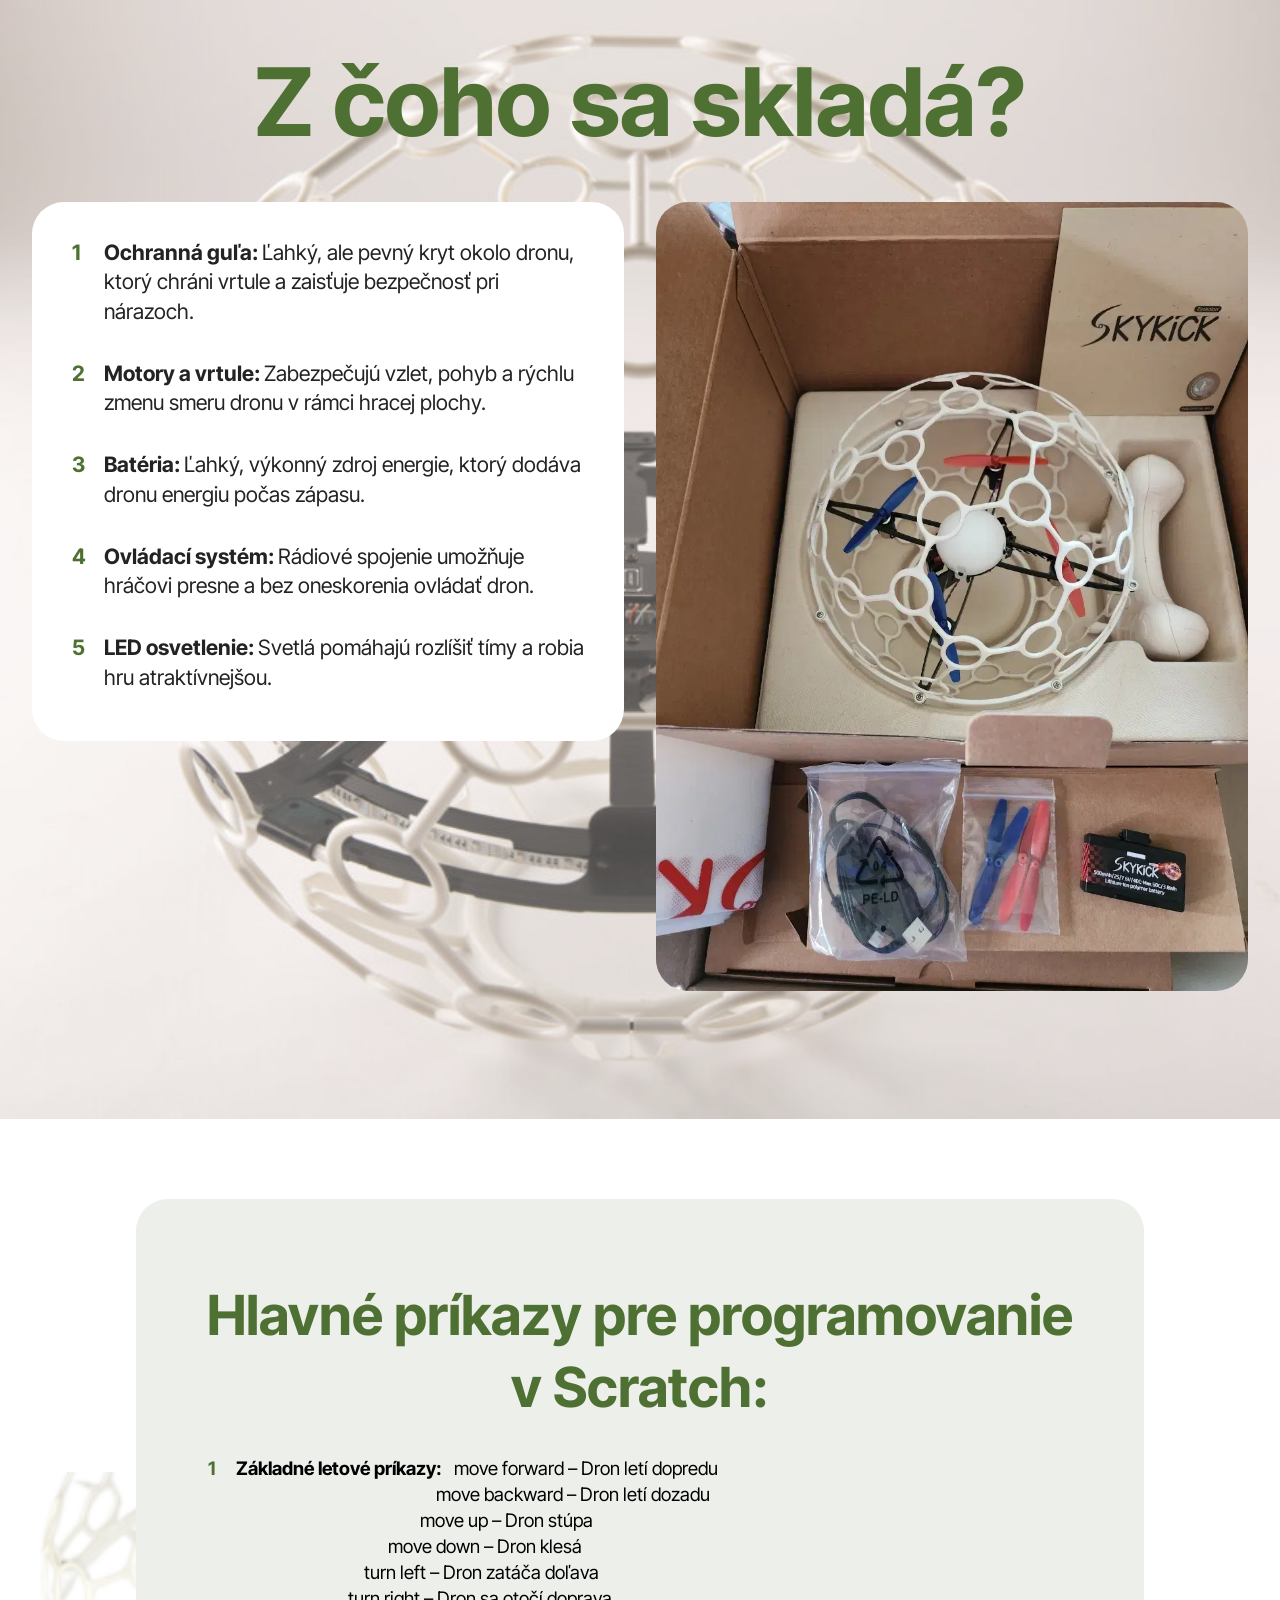
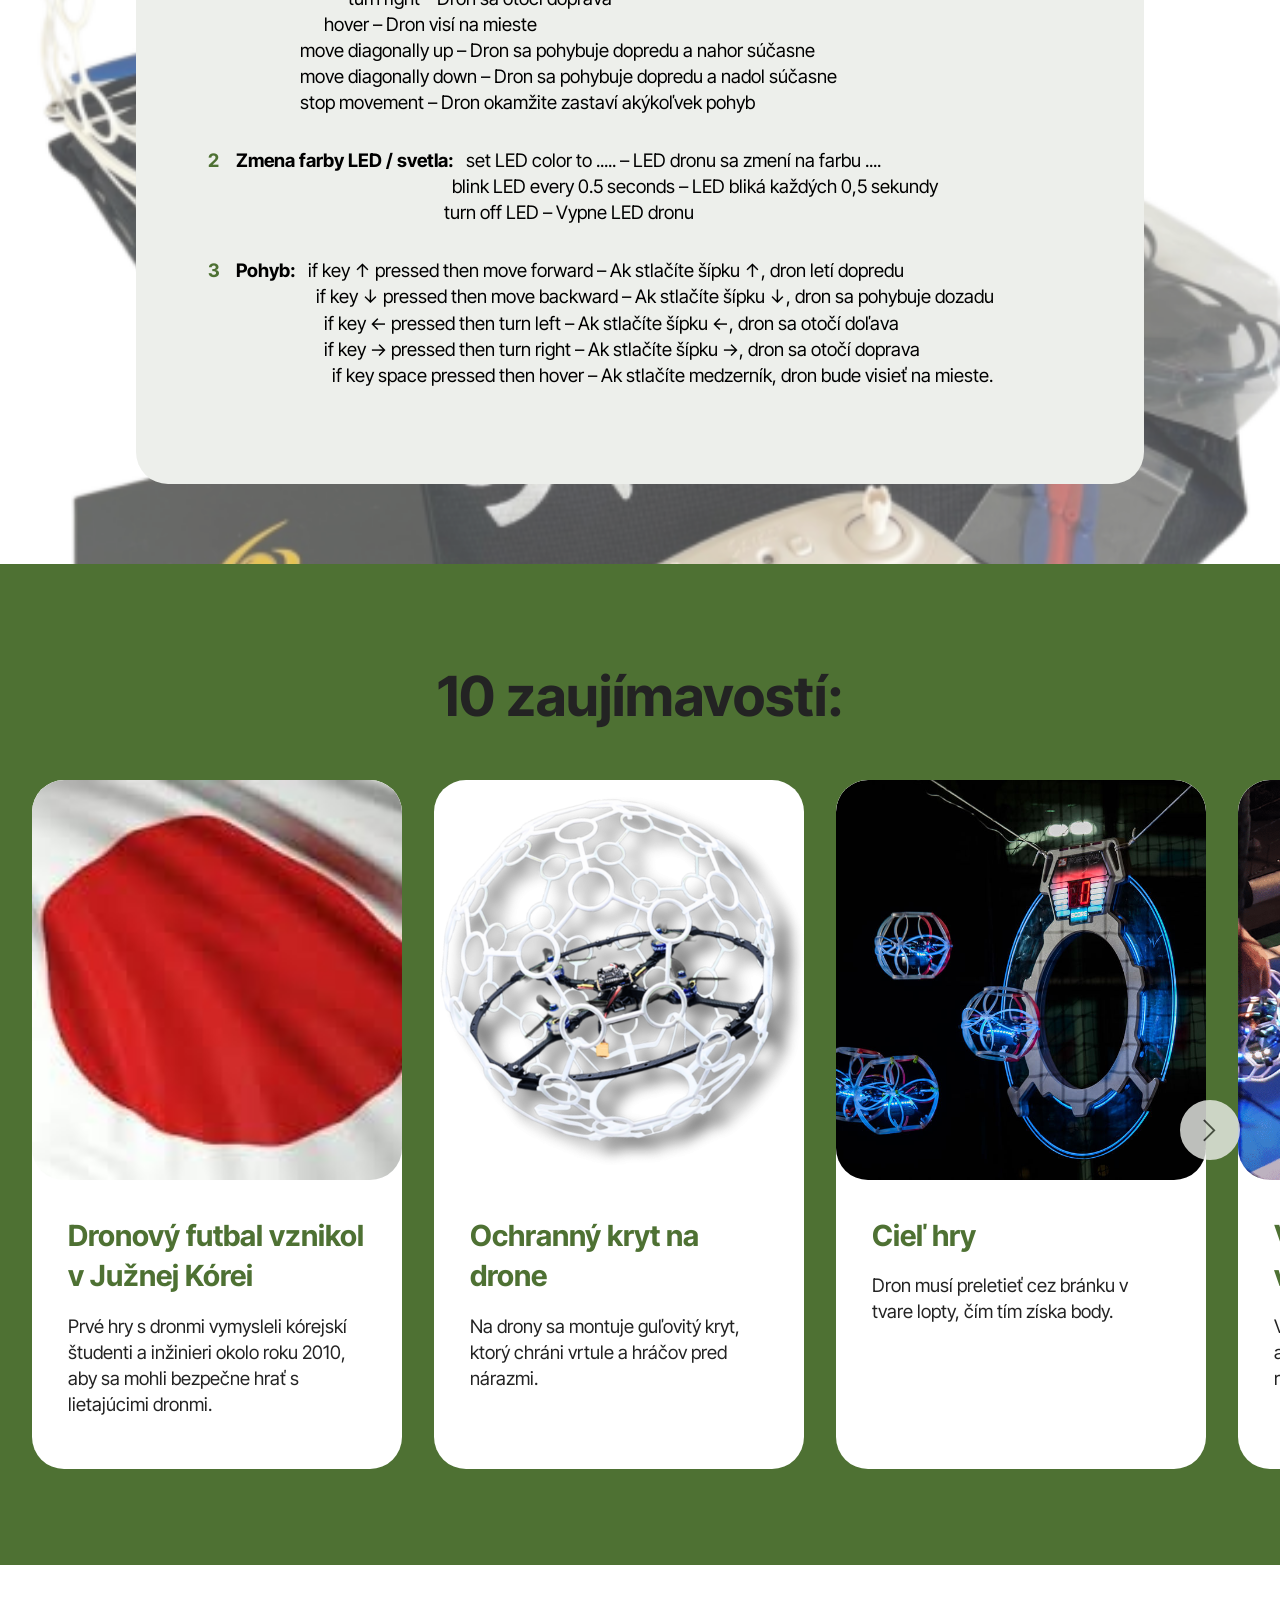
<file: futbal.html>
<!DOCTYPE html>
<html  >
<head>
  <!-- Site made with Mobirise Website Builder v6.1.5, https://mobirise.com -->
  <meta charset="UTF-8">
  <meta http-equiv="X-UA-Compatible" content="IE=edge">
  <meta name="generator" content="Mobirise v6.1.5, mobirise.com">
  <meta name="viewport" content="width=device-width, initial-scale=1, minimum-scale=1">
  <link rel="shortcut icon" href="assets/images/mbr.png" type="image/x-icon">
  <meta name="description" content="">
  
  
  <title>Skykick - Drone Soccer</title>
  <link rel="stylesheet" href="assets/web/assets/mobirise-icons2/mobirise2.css">
  <link rel="stylesheet" href="assets/bootstrap/css/bootstrap.min.css">
  <link rel="stylesheet" href="assets/parallax/jarallax.css">
  <link rel="stylesheet" href="assets/animatecss/animate.css">
  <link rel="stylesheet" href="assets/dropdown/css/style.css">
  <link rel="stylesheet" href="assets/theme/css/style.css">
  <link rel="preload" href="https://fonts.googleapis.com/css?family=Inter+Tight:100,200,300,400,500,600,700,800,900,100i,200i,300i,400i,500i,600i,700i,800i,900i&display=swap" as="style" onload="this.onload=null;this.rel='stylesheet'">
  <noscript><link rel="stylesheet" href="https://fonts.googleapis.com/css?family=Inter+Tight:100,200,300,400,500,600,700,800,900,100i,200i,300i,400i,500i,600i,700i,800i,900i&display=swap"></noscript>
  <link rel="preload" as="style" href="assets/mobirise/css/mbr-additional.css?v=UxH5w2"><link rel="stylesheet" href="assets/mobirise/css/mbr-additional.css?v=UxH5w2" type="text/css">

  
  
  
</head>
<body>
  
  <section data-bs-version="5.1" class="menu menu1 cid-v7rs1GnA71" once="menu" id="menu01-m">
	

	<nav class="navbar navbar-dropdown navbar-fixed-top navbar-expand-lg">
		<div class="container">
			<div class="navbar-brand">
				<span class="navbar-logo">
					<a href="index.html">
						<img src="assets/images/mbr.png" alt="Mobirise Website Builder" style="height: 3.5rem;">
					</a>
				</span>
				<span class="navbar-caption-wrap"><a class="navbar-caption text-black text-primary display-4" href="index.html">Programovanie dronov</a></span>
			</div>
			<button class="navbar-toggler" type="button" data-toggle="collapse" data-bs-toggle="collapse" data-target="#navbarSupportedContent" data-bs-target="#navbarSupportedContent" aria-controls="navbarNavAltMarkup" aria-expanded="false" aria-label="Toggle navigation">
				<div class="hamburger">
					<span></span>
					<span></span>
					<span></span>
					<span></span>
				</div>
			</button>
			<div class="collapse navbar-collapse" id="navbarSupportedContent">
				<ul class="navbar-nav nav-dropdown nav-right" data-app-modern-menu="true"><li class="nav-item">
						<a class="nav-link link text-info text-primary display-7" href="uvod.html"><span class="mobi-mbri mobi-mbri-search mbr-iconfont mbr-iconfont-btn"></span>Úvod</a>
					</li>
					<li class="nav-item">
						<a class="nav-link link text-info text-primary display-7" href="dron_skoly.html" aria-expanded="false"><span class="mobi-mbri mobi-mbri-idea mbr-iconfont mbr-iconfont-btn"></span>Drony vo vzdelávaní</a>
					</li>
					<li class="nav-item dropdown">
						<a class="nav-link link dropdown-toggle text-info display-7" href="page3.html" data-toggle="dropdown-submenu" data-bs-toggle="dropdown" data-bs-auto-close="outside" aria-expanded="false"><span class="mobi-mbri mobi-mbri-map-pin mbr-iconfont mbr-iconfont-btn"></span>Drony</a><div class="dropdown-menu" aria-labelledby="dropdown-530"><a class="dropdown-item text-info text-primary display-7" href="TT.html">DJI RoboMaster TT</a><a class="show dropdown-item text-info text-primary display-7" href="Tello.html">DJI Tello EDU</a><a class="show dropdown-item text-info text-primary display-7" href="CoDrone.html">CoDrone EDU</a><a class="show dropdown-item text-info text-primary display-7" href="Crazy.html">Crazyflie</a><a class="show dropdown-item text-info text-primary display-7" href="futbal.html">Skykick - Drone Soccer</a></div>
					</li><li class="nav-item"><a class="nav-link link text-info show text-primary display-7" href="ulohy.html"><span class="mobi-mbri mobi-mbri-contact-form mbr-iconfont mbr-iconfont-btn"></span>Úlohy</a></li></ul>
				
				
			</div>
		</div>
	</nav>
</section>

<section data-bs-version="5.1" class="header16 cid-v87x4Ri7ol mbr-parallax-background" id="header17-1f">
  
  
  <div class="container-fluid">
    <div class="row">
      <div class="content-wrap col-12 col-md-12">
        <h1 class="mbr-section-title mbr-fonts-style mbr-white mb-4 display-1"><strong><em>Skykick</em></strong></h1>
        
        
        <div class="mbr-section-btn"><a class="btn btn-danger-outline display-7" href="https://youtu.be/3UG-b0J8j38?si=t7QK3rhIlAMSxS4u" target="_blank">Video</a></div>
      </div>
    </div>
  </div>
</section>

<section data-bs-version="5.1" class="features5 cid-v87x5Jw4CN" id="features05-1i">
  

  
  
  <div class="container">
    <div class="row mb-5 justify-content-center">
      <div class="col-12 content-head">
        
        <h2 class="mbr-section-subtitle mbr-fonts-style align-center mb-0 mt-4 display-2"><strong><em>Učenie, programovanie a inovácie v jednom drone!</em></strong></h2>
      </div>
    </div>
    <div class="row">
      
      <div class="item features-without-image col-12 col-md-6 col-lg-4 item-mb active">
        <div class="item-wrapper">
          <div class="card-box align-left">
            <div class="iconfont-wrapper">
              <span class="mbr-iconfont mobi-mbri-hearth mobi-mbri"></span>
            </div>
            
            <p class="card-text mbr-fonts-style display-7"><strong>Dronový futbal SkyKick</strong> nie je len zábavným športom, ale aj vynikajúcim vzdelávacím nástrojom.<br><strong>Rozvíja tímovú prácu, priestorové vnímanie, reakčný čas a technologické znalosti.</strong> Účinne sa dá využiť v školách, športových kluboch aj v rámci voľnočasových aktivít, pričom prispieva k posilneniu digitálnych kompetencií a spoločenského zážitku.</p>

            
          </div>
        </div>
      </div><div class="item features-without-image col-12 col-md-6 col-lg-4 item-mb">
        <div class="item-wrapper">
          <div class="card-box align-left">
            <div class="iconfont-wrapper">
              <span class="mbr-iconfont mobi-mbri-growing-chart mobi-mbri"></span>
            </div>
            
            <p class="card-text mbr-fonts-style display-7"><strong>Drony SkyKick</strong> sú vybavené špeciálnym guľatým ochranným rámom, ktorý zaručuje bezpečné zrážky a hru bez zranení.<br>Vďaka stabilnému letovému systému a jednoduchému ovládaniu sa do hry môžu zapojiť začiatočníci aj pokročilí hráči. <strong>Vďaka konštrukcii, ktorú je možné používať aj v uzavretých priestoroch, sa dronový futbal dá hrať v bezpečnom a kontrolovanom prostredí.</strong><br></p>

            
          </div>
        </div>
      </div><div class="item features-without-image col-12 col-md-6 col-lg-4 item-mb">
        <div class="item-wrapper">
          <div class="card-box align-left">
            <div class="iconfont-wrapper">
              <span class="mbr-iconfont mobi-mbri-android mobi-mbri"></span>
            </div>
            
            <p class="card-text mbr-fonts-style display-7"><strong>Drónový futbal SkyKick</strong> je inovatívny tímový šport založený na technológii, ktorý spája prvky ovládania dronov, strategického myslenia a súťažného športu. Počas hry hráči ovládajú drony <strong>vybavené ochranným krytom</strong> a ich cieľom je preletieť cez bránku v tvare lopty, pričom je potrebná spolupráca a rýchle rozhodovanie.<br></p>

            
          </div>
        </div>
      </div>
      
    </div>
  </div>
</section>

<section data-bs-version="5.1" class="features030 cid-v87x5e0qKa" id="features030-1g">
    
    
    <div class="mbr-overlay" style="opacity: 0.3; background-color: rgb(255, 255, 255);"></div>
    <div class="container">
        <div class="row justify-content-center">
            <div class="col-md-12 content-head mb-5">
                <h1 class="mbr-section-title mbr-fonts-style mb-0 display-1"><strong>Z čoho sa skladá?</strong></h1>
                
            </div>
        </div>
        <div class="row justify-content-center  blockContent">
            <div class="col-12 col-lg">
                <div class="item-wrapper align-left">
                    <div class="mbr-text counter-container mbr-fonts-style display-4">
                        <ol>
                            <li><strong>Ochranná guľa: </strong>Ľahký, ale pevný kryt okolo dronu, ktorý chráni vrtule a zaisťuje bezpečnosť pri nárazoch.</li><li><strong>Motory a vrtule: </strong>Zabezpečujú vzlet, pohyb a rýchlu zmenu smeru dronu v rámci hracej plochy.</li><li><strong>Batéria: </strong>Ľahký, výkonný zdroj energie, ktorý dodáva dronu energiu počas zápasu.</li><li><strong>Ovládací systém: </strong>Rádiové spojenie umožňuje hráčovi presne a bez oneskorenia ovládať dron.</li><li><strong>LED osvetlenie: </strong>Svetlá pomáhajú rozlíšiť tímy a robia hru atraktívnejšou.</li></ol>
                    </div>
                </div>
            </div>
            <div class="col-12 col-lg-6">
                <div class="image-wrapper mb-4">
                    <img class="w-100" src="assets/images/375921937-1-1765687933-w1200.jpg" alt="Mobirise Website Builder">
                </div>
            </div>

        </div>
    </div>
</section>

<section data-bs-version="5.1" class="article07 cid-v87x5xeTXI mbr-parallax-background" id="article19-1h">
  

  
  <div class="mbr-overlay" style="opacity: 0.3; background-color: rgb(255, 255, 255);">
  </div>
  <div class="container">
    <div class="row justify-content-center">
      <div class="card col-md-12 col-lg-10">
        <div class="card-wrapper">
          <div class="col-12 content-head mt-3">
            <h3 class="mbr-section-title mbr-fonts-style align-center mb-0 display-2"><strong>Hlavné príkazy pre programovanie v Scratch:</strong></h3>
            
          </div>
          <div class="card-box align-left mt-4">
            <div class="mbr-text counter-container mbr-fonts-style display-7">
              <ol>
                <li><strong>Základné letové príkazy:&nbsp; &nbsp;</strong>move forward – Dron letí dopredu&nbsp; &nbsp; &nbsp; &nbsp; &nbsp; &nbsp; &nbsp; &nbsp; &nbsp; &nbsp; &nbsp; &nbsp; &nbsp; &nbsp; &nbsp; &nbsp; &nbsp; &nbsp; &nbsp; &nbsp; &nbsp; &nbsp; &nbsp; &nbsp; &nbsp; &nbsp; &nbsp; &nbsp; &nbsp; &nbsp; &nbsp; &nbsp; &nbsp; &nbsp; &nbsp; &nbsp; &nbsp; &nbsp; &nbsp; &nbsp; &nbsp; &nbsp; &nbsp; &nbsp; &nbsp; &nbsp; &nbsp; &nbsp; &nbsp; &nbsp; &nbsp; &nbsp; &nbsp; &nbsp; &nbsp; &nbsp; &nbsp; &nbsp; &nbsp; &nbsp; &nbsp; &nbsp; &nbsp; &nbsp; &nbsp; &nbsp; &nbsp; &nbsp; &nbsp; &nbsp; move backward – Dron letí dozadu&nbsp; &nbsp; &nbsp; &nbsp; &nbsp; &nbsp; &nbsp; &nbsp; &nbsp; &nbsp; &nbsp; &nbsp; &nbsp; &nbsp; &nbsp; &nbsp; &nbsp; &nbsp; &nbsp; &nbsp; &nbsp; &nbsp; &nbsp; &nbsp; &nbsp; &nbsp; &nbsp; &nbsp; &nbsp; &nbsp; &nbsp; &nbsp; &nbsp; &nbsp; &nbsp; &nbsp; &nbsp; &nbsp; &nbsp; &nbsp; &nbsp; &nbsp; &nbsp; &nbsp; &nbsp; &nbsp; &nbsp; &nbsp; &nbsp; &nbsp; &nbsp; &nbsp; &nbsp; &nbsp; &nbsp; &nbsp; &nbsp; &nbsp; &nbsp; &nbsp; &nbsp; &nbsp; &nbsp; &nbsp; &nbsp; &nbsp; &nbsp; &nbsp; &nbsp; move up – Dron stúpa&nbsp; &nbsp; &nbsp; &nbsp; &nbsp; &nbsp; &nbsp; &nbsp; &nbsp; &nbsp; &nbsp; &nbsp; &nbsp; &nbsp; &nbsp; &nbsp; &nbsp; &nbsp; &nbsp; &nbsp; &nbsp; &nbsp; &nbsp; &nbsp; &nbsp; &nbsp; &nbsp; &nbsp; &nbsp; &nbsp; &nbsp; &nbsp; &nbsp; &nbsp; &nbsp; &nbsp; &nbsp; &nbsp; &nbsp; &nbsp; &nbsp; &nbsp; &nbsp; &nbsp; &nbsp; &nbsp; &nbsp; &nbsp; &nbsp; &nbsp; &nbsp; &nbsp; &nbsp; &nbsp; &nbsp; &nbsp; &nbsp; &nbsp; &nbsp; &nbsp; &nbsp; &nbsp; &nbsp; &nbsp; &nbsp; &nbsp; &nbsp; &nbsp; &nbsp; &nbsp; &nbsp; &nbsp; &nbsp; &nbsp; &nbsp; &nbsp; &nbsp; &nbsp; &nbsp; &nbsp; move down – Dron klesá&nbsp; &nbsp; &nbsp; &nbsp; &nbsp; &nbsp; &nbsp; &nbsp; &nbsp; &nbsp; &nbsp; &nbsp; &nbsp; &nbsp; &nbsp; &nbsp; &nbsp; &nbsp; &nbsp; &nbsp; &nbsp; &nbsp; &nbsp; &nbsp; &nbsp; &nbsp; &nbsp; &nbsp; &nbsp; &nbsp; &nbsp; &nbsp; &nbsp; &nbsp; &nbsp; &nbsp; &nbsp; &nbsp; &nbsp; &nbsp; &nbsp; &nbsp; &nbsp; &nbsp; &nbsp; &nbsp; &nbsp; &nbsp; &nbsp; &nbsp; &nbsp; &nbsp; &nbsp; &nbsp; &nbsp; &nbsp; &nbsp; &nbsp; &nbsp; &nbsp; &nbsp; &nbsp; &nbsp; &nbsp; &nbsp; &nbsp; &nbsp; &nbsp; &nbsp; &nbsp; &nbsp; &nbsp; &nbsp; &nbsp; &nbsp; &nbsp; &nbsp; &nbsp; turn left – Dron zatáča doľava&nbsp; &nbsp; &nbsp; &nbsp; &nbsp; &nbsp; &nbsp; &nbsp; &nbsp; &nbsp; &nbsp; &nbsp; &nbsp; &nbsp; &nbsp; &nbsp; &nbsp; &nbsp; &nbsp; &nbsp; &nbsp; &nbsp; &nbsp; &nbsp; &nbsp; &nbsp; &nbsp; &nbsp; &nbsp; &nbsp; &nbsp; &nbsp; &nbsp; &nbsp; &nbsp; &nbsp; &nbsp; &nbsp; &nbsp; &nbsp; &nbsp; &nbsp; &nbsp; &nbsp; &nbsp; &nbsp; &nbsp; &nbsp; &nbsp; &nbsp; &nbsp; &nbsp; &nbsp; &nbsp; &nbsp; &nbsp; &nbsp; &nbsp; &nbsp; &nbsp; &nbsp; &nbsp; &nbsp; &nbsp; &nbsp; &nbsp; &nbsp; &nbsp; &nbsp; &nbsp; &nbsp; &nbsp; &nbsp; &nbsp; turn right – Dron sa otočí doprava&nbsp; &nbsp; &nbsp; &nbsp; &nbsp; &nbsp; &nbsp; &nbsp; &nbsp; &nbsp; &nbsp; &nbsp; &nbsp; &nbsp; &nbsp; &nbsp; &nbsp; &nbsp; &nbsp; &nbsp; &nbsp; &nbsp; &nbsp; &nbsp; &nbsp; &nbsp; &nbsp; &nbsp; &nbsp; &nbsp; &nbsp; &nbsp; &nbsp; &nbsp; &nbsp; &nbsp; &nbsp; &nbsp; &nbsp; &nbsp; &nbsp; &nbsp; &nbsp; &nbsp; &nbsp; &nbsp; &nbsp; &nbsp; &nbsp; &nbsp; &nbsp; &nbsp; &nbsp; &nbsp; &nbsp; &nbsp; &nbsp; &nbsp; &nbsp; &nbsp; &nbsp; &nbsp; &nbsp; &nbsp; &nbsp; &nbsp; &nbsp; &nbsp; &nbsp; &nbsp; hover – Dron visí na mieste&nbsp; &nbsp; &nbsp; &nbsp; &nbsp; &nbsp; &nbsp; &nbsp; &nbsp; &nbsp; &nbsp; &nbsp; &nbsp; &nbsp; &nbsp; &nbsp; &nbsp; &nbsp; &nbsp; &nbsp; &nbsp; &nbsp; &nbsp; &nbsp; &nbsp; &nbsp; &nbsp; &nbsp; &nbsp; &nbsp; &nbsp; &nbsp; &nbsp; &nbsp; &nbsp; &nbsp; &nbsp; &nbsp; &nbsp; &nbsp; &nbsp; &nbsp; &nbsp; &nbsp; &nbsp; &nbsp; &nbsp; &nbsp; &nbsp; &nbsp; &nbsp; &nbsp; &nbsp; &nbsp; &nbsp; &nbsp; &nbsp; &nbsp; &nbsp; &nbsp; &nbsp; &nbsp; &nbsp; &nbsp; &nbsp; &nbsp; &nbsp; &nbsp; &nbsp; &nbsp; &nbsp; &nbsp; &nbsp; &nbsp; &nbsp; &nbsp; move diagonally up – Dron sa pohybuje dopredu a nahor súčasne&nbsp; &nbsp; &nbsp; &nbsp; &nbsp; &nbsp; &nbsp; &nbsp; &nbsp; &nbsp; &nbsp; &nbsp; &nbsp; &nbsp; &nbsp; &nbsp; &nbsp; &nbsp; &nbsp; &nbsp; &nbsp; &nbsp; &nbsp; &nbsp; &nbsp; &nbsp; &nbsp; &nbsp; &nbsp; &nbsp; &nbsp; &nbsp; &nbsp; &nbsp; &nbsp; &nbsp; &nbsp; &nbsp; &nbsp; &nbsp; &nbsp; move diagonally down – Dron sa pohybuje dopredu a nadol súčasne&nbsp; &nbsp; &nbsp; &nbsp; &nbsp; &nbsp; &nbsp; &nbsp; &nbsp; &nbsp; &nbsp; &nbsp; &nbsp; &nbsp; &nbsp; &nbsp; &nbsp; &nbsp; &nbsp; &nbsp; &nbsp; &nbsp; &nbsp; &nbsp; &nbsp; &nbsp; &nbsp; &nbsp; &nbsp; &nbsp; &nbsp; &nbsp; &nbsp; &nbsp; &nbsp; &nbsp; &nbsp; &nbsp; stop movement – Dron okamžite zastaví akýkoľvek pohyb</li><li><strong>Zmena farby LED / svetla:&nbsp; &nbsp;</strong>set LED color to ..... – LED dronu sa zmení na farbu ....&nbsp; &nbsp; &nbsp; &nbsp; &nbsp; &nbsp; &nbsp; &nbsp; &nbsp; &nbsp; &nbsp; &nbsp; &nbsp; &nbsp; &nbsp; &nbsp; &nbsp; &nbsp; &nbsp; &nbsp; &nbsp; &nbsp; &nbsp; &nbsp; &nbsp; &nbsp; &nbsp; &nbsp; &nbsp; &nbsp; &nbsp; &nbsp; &nbsp; &nbsp; &nbsp; &nbsp; &nbsp; &nbsp; &nbsp; &nbsp; &nbsp; &nbsp; &nbsp; &nbsp; &nbsp; &nbsp; &nbsp; &nbsp; &nbsp; &nbsp; &nbsp; &nbsp; blink LED every 0.5 seconds – LED bliká každých 0,5 sekundy&nbsp; &nbsp; &nbsp; &nbsp; &nbsp; &nbsp; &nbsp; &nbsp; &nbsp; &nbsp; &nbsp; &nbsp; &nbsp; &nbsp; &nbsp; &nbsp; &nbsp; &nbsp; &nbsp; &nbsp; &nbsp; &nbsp; &nbsp; &nbsp; &nbsp; &nbsp; &nbsp; &nbsp; &nbsp; &nbsp; &nbsp; &nbsp; &nbsp; &nbsp; &nbsp; &nbsp; &nbsp; &nbsp; &nbsp; &nbsp; &nbsp; &nbsp; &nbsp; &nbsp; turn off LED – Vypne LED dronu</li><li><strong>Pohyb:&nbsp; &nbsp;</strong>if key ↑ pressed then move forward – Ak stlačíte šípku ↑, dron letí dopredu&nbsp; &nbsp; &nbsp; &nbsp; &nbsp; &nbsp; &nbsp; &nbsp; &nbsp; &nbsp; &nbsp; &nbsp; &nbsp; &nbsp; &nbsp; &nbsp; &nbsp; &nbsp; &nbsp; &nbsp; &nbsp; &nbsp; &nbsp; &nbsp; &nbsp; &nbsp; &nbsp; &nbsp; &nbsp; &nbsp; &nbsp; &nbsp; if key ↓ pressed then move backward – Ak stlačíte šípku ↓, dron sa pohybuje dozadu&nbsp; &nbsp; &nbsp; &nbsp; &nbsp; &nbsp; &nbsp; &nbsp; &nbsp; &nbsp; &nbsp; &nbsp; &nbsp; &nbsp; &nbsp; &nbsp; &nbsp; &nbsp; &nbsp; &nbsp; &nbsp; &nbsp; if key ← pressed then turn left – Ak stlačíte šípku ←, dron sa otočí doľava&nbsp; &nbsp; &nbsp; &nbsp; &nbsp; &nbsp; &nbsp; &nbsp; &nbsp; &nbsp; &nbsp; &nbsp; &nbsp; &nbsp; &nbsp; &nbsp; &nbsp; &nbsp; &nbsp; &nbsp; &nbsp; &nbsp; &nbsp; &nbsp; &nbsp; &nbsp; &nbsp; &nbsp; &nbsp; &nbsp; &nbsp; &nbsp; &nbsp; &nbsp; if key → pressed then turn right – Ak stlačíte šípku →, dron sa otočí doprava&nbsp; &nbsp; &nbsp; &nbsp; &nbsp; &nbsp; &nbsp; &nbsp; &nbsp; &nbsp; &nbsp; &nbsp; &nbsp; &nbsp; &nbsp; &nbsp; &nbsp; &nbsp; &nbsp; &nbsp; &nbsp; &nbsp; &nbsp; &nbsp; &nbsp; &nbsp; &nbsp; &nbsp; &nbsp; &nbsp; &nbsp; &nbsp; if key space pressed then hover – Ak stlačíte medzerník, dron bude visieť na mieste.</li></ol>
            </div>
          </div>
        </div>
      </div>
    </div>
  </div>
</section>

<section data-bs-version="5.1" class="features017 mbr-embla cid-v8Ay412a0o" id="features017-1q">
	
	
	<div class="position-relative">
		<div class="container-fluid">
			<div class="row justify-content-center">
				<div class="col-12 content-head">
					<div class="mbr-section-head mb-5">
						<h4 class="mbr-section-title mbr-fonts-style align-center mb-0 display-2"><strong>10 zaujímavostí:</strong></h4>
						
					</div>
				</div>
			</div>
		</div>

		<div class="embla" data-skip-snaps="true" data-align="center" data-contain-scroll="trimSnaps" data-auto-play-interval="5" data-draggable="true">
			<div class="embla__viewport container-fluid">
				<div class="embla__container">
					<div class="embla__slide slider-image item active" style="margin-left: 1rem; margin-right: 1rem;">
						<div class="slide-content">
							<div class="item-img">
								<div class="item-wrapper">
									<img src="assets/images/letlts.jpeg" alt="Mobirise Website Builder" title="" data-slide-to="0" data-bs-slide-to="0">
								</div>
							</div>
							<div class="item-content">
								<h5 class="item-title mbr-fonts-style display-5"><strong>Dronový futbal vznikol v Južnej Kórei</strong></h5>
								
								<p class="mbr-text mbr-fonts-style mt-3 display-7">
									Prvé hry s dronmi vymysleli kórejskí študenti a inžinieri okolo roku 2010, aby sa mohli bezpečne hrať s lietajúcimi dronmi.
								</p>
							</div>

							
						</div>
					</div>
					<div class="embla__slide slider-image item" style="margin-left: 1rem; margin-right: 1rem;">
						<div class="slide-content">
							<div class="item-img">
								<div class="item-wrapper">
									<img src="assets/images/2-qyvdh0o8gzorzq26in8f7yyjruzabzn353yrobjbzk.jpg" alt="Mobirise Website Builder" title="" data-slide-to="1" data-bs-slide-to="1">
								</div>
							</div>
							<div class="item-content">
								<h5 class="item-title mbr-fonts-style display-5"><strong>Ochranný kryt na drone</strong></h5>
								
								<p class="mbr-text mbr-fonts-style mt-3 display-7">
									Na drony sa montuje guľovitý kryt, ktorý chráni vrtule a hráčov pred nárazmi.
								</p>
							</div>
							
						</div>
					</div>
					<div class="embla__slide slider-image item" style="margin-left: 1rem; margin-right: 1rem;">
						<div class="slide-content">
							<div class="item-img">
								<div class="item-wrapper">
									<img src="assets/images/usdronesoccerlaunch-thumb.jpg" alt="Mobirise Website Builder" title="" data-slide-to="2" data-bs-slide-to="2">
								</div>
							</div>
							<div class="item-content">
								<h5 class="item-title mbr-fonts-style display-5"><strong>Cieľ hry</strong></h5>
								
								<p class="mbr-text mbr-fonts-style mt-3 display-7">
									Dron musí preletieť cez bránku v tvare lopty, čím tím získa body.
								</p>
							</div>
							
						</div>
					</div>
					<div class="embla__slide slider-image item" style="margin-left: 1rem; margin-right: 1rem;">
						<div class="slide-content">
							<div class="item-img">
								<div class="item-wrapper">
									<img src="assets/images/1550455-du-drone-soccer-68fa3ce97b2c8913100757.png" alt="Mobirise Website Builder" title="" data-slide-to="3" data-bs-slide-to="3">
								</div>
							</div>
							<div class="item-content">
								<h5 class="item-title mbr-fonts-style display-5"><strong>Viac dronov naraz vo vzduchu</strong></h5>
								
								<p class="mbr-text mbr-fonts-style mt-3 display-7">
									V jednom zápase môže lietať naraz až 6–8 dronov, vďaka čomu je hra rýchla a napínavá.
								</p>
							</div>
							
						</div>
					</div>
					<div class="embla__slide slider-image item" style="margin-left: 1rem; margin-right: 1rem;">
						<div class="slide-content">
							<div class="item-img">
								<div class="item-wrapper">
									<img src="assets/images/balkin8.jpg" alt="Mobirise Website Builder" title="" data-slide-to="4" data-bs-slide-to="4">
								</div>
							</div>
							<div class="item-content">
								<h5 class="item-title mbr-fonts-style display-5"><strong>Rozvíja zručnosti</strong></h5>
								
								<p class="mbr-text mbr-fonts-style mt-3 display-7">
									Futbal s dronmi podporuje rýchle rozhodovanie, zručnosť a tímovú prácu.
								</p>
							</div>
							
						</div>
					</div>
					<div class="embla__slide slider-image item" style="margin-left: 1rem; margin-right: 1rem;">
						<div class="slide-content">
							<div class="item-img">
								<div class="item-wrapper">
									<img src="assets/images/images.png" alt="Mobirise Website Builder" title="" data-slide-to="5" data-bs-slide-to="5">
								</div>
							</div>
							<div class="item-content">
								<h5 class="item-title mbr-fonts-style display-5"><strong>Populárny po celom svete</strong></h5>
								
								<p class="mbr-text mbr-fonts-style mt-3 display-7">
									Po Japonsku sa súťaže v dronovom futbale organizujú aj v Spojených štátoch, v Európe a v Latinskej Amerike.
								</p>
							</div>
							
						</div>
					</div>
					<div class="embla__slide slider-image item" style="margin-left: 1rem; margin-right: 1rem;">
						<div class="slide-content">
							<div class="item-img">
								<div class="item-wrapper">
									<img src="assets/images/us-drone-soccerchayce-lanphear.jpg" alt="Mobirise Website Builder" title="" data-slide-to="6" data-bs-slide-to="6">
								</div>
							</div>
							<div class="item-content">
								<h5 class="item-title mbr-fonts-style display-5"><strong>LED svetlá na dronoch</strong></h5>
								
								<p class="mbr-text mbr-fonts-style mt-3 display-7">
									Svietiace LED diódy na dronoch pomáhajú rozlíšiť jednotlivé tímy a robia hru atraktívnejšou.
								</p>
							</div>
							
						</div>
					</div>
					<div class="embla__slide slider-image item" style="margin-left: 1rem; margin-right: 1rem;">
					<div class="slide-content">
						<div class="item-img">
							<div class="item-wrapper">
								<img src="assets/images/large-2457426c-ad34-4935-8f11-ee5db5773a01.jpg" alt="Mobirise Website Builder" title="" data-slide-to="7" data-bs-slide-to="7">
							</div>
						</div>
						<div class="item-content">
							<h5 class="item-title mbr-fonts-style display-5"><strong>Úloha vo vzdelávaní</strong></h5>
							
							<p class="mbr-text mbr-fonts-style mt-3 display-7">
								V mnohých školách sa dronový futbal využíva v hodinách robotiky, takže deti sa môžu s technológiou zoznámiť prostredníctvom hry.
							</p>
						</div>
						
					</div>
					</div><div class="embla__slide slider-image item" style="margin-left: 1rem; margin-right: 1rem;">
					<div class="slide-content">
						<div class="item-img">
							<div class="item-wrapper">
								<img src="assets/images/us-drone-soccer-cover.jpg" alt="Mobirise Website Builder" title="" data-slide-to="8" data-bs-slide-to="8">
							</div>
						</div>
						<div class="item-content">
							<h5 class="item-title mbr-fonts-style display-5"><strong>Bezpečné zrážky</strong></h5>
							
							<p class="mbr-text mbr-fonts-style mt-3 display-7">
								Vďaka ochrannému krytu sa drony môžu zraziť navzájom alebo s prekážkami bez toho, aby sa poškodili.
							</p>
						</div>
						
					</div>
					</div><div class="embla__slide slider-image item" style="margin-left: 1rem; margin-right: 1rem;">
					<div class="slide-content">
						<div class="item-img">
							<div class="item-wrapper">
								<img src="assets/images/274263.jpg" alt="Mobirise Website Builder" title="" data-slide-to="9" data-bs-slide-to="9">
							</div>
						</div>
						<div class="item-content">
							<h5 class="item-title mbr-fonts-style display-5"><strong>Kombinácia športu a technológie</strong></h5>
							
							<p class="mbr-text mbr-fonts-style mt-3 display-7">
								Dronový futbal spája zážitok z fyzickej hry s modernou dronovou technológiou, a preto je to atraktívny a jedinečný šport.
							</p>
						</div>
						
					</div>
					</div>
				</div>
			</div>
			<button class="embla__button embla__button--prev">
				<span class="mobi-mbri mobi-mbri-arrow-prev mbr-iconfont" aria-hidden="true"></span>
				<span class="sr-only visually-hidden visually-hidden visually-hidden">Previous</span>
			</button>
			<button class="embla__button embla__button--next">
				<span class="mobi-mbri mobi-mbri-arrow-next mbr-iconfont" aria-hidden="true"></span>
				<span class="sr-only visually-hidden visually-hidden visually-hidden">Next</span>
			</button>
		</div>
	</div>
</section><section class="display-7" style="padding: 0;align-items: center;justify-content: center;flex-wrap: wrap;    align-content: center;display: flex;position: relative;height: 4rem;"><a href="https://mobiri.se/" style="flex: 1 1;height: 4rem;position: absolute;width: 100%;z-index: 1;"><img alt="" style="height: 4rem;" src="[data-uri]"></a><p style="margin: 0;text-align: center;" class="display-7">&#8204;</p><a style="z-index:1" href="https://mobirise.com/html-builder.html">HTML Website Generator</a></section><script src="assets/bootstrap/js/bootstrap.bundle.min.js"></script>  <script src="assets/parallax/jarallax.js"></script>  <script src="assets/smoothscroll/smooth-scroll.js"></script>  <script src="assets/ytplayer/index.js"></script>  <script src="assets/dropdown/js/navbar-dropdown.js"></script>  <script src="assets/embla/embla.min.js"></script>  <script src="assets/embla/script.js"></script>  <script src="assets/theme/js/script.js"></script>  
  
  
  <input name="animation" type="hidden">
  </body>
</html>
</file>
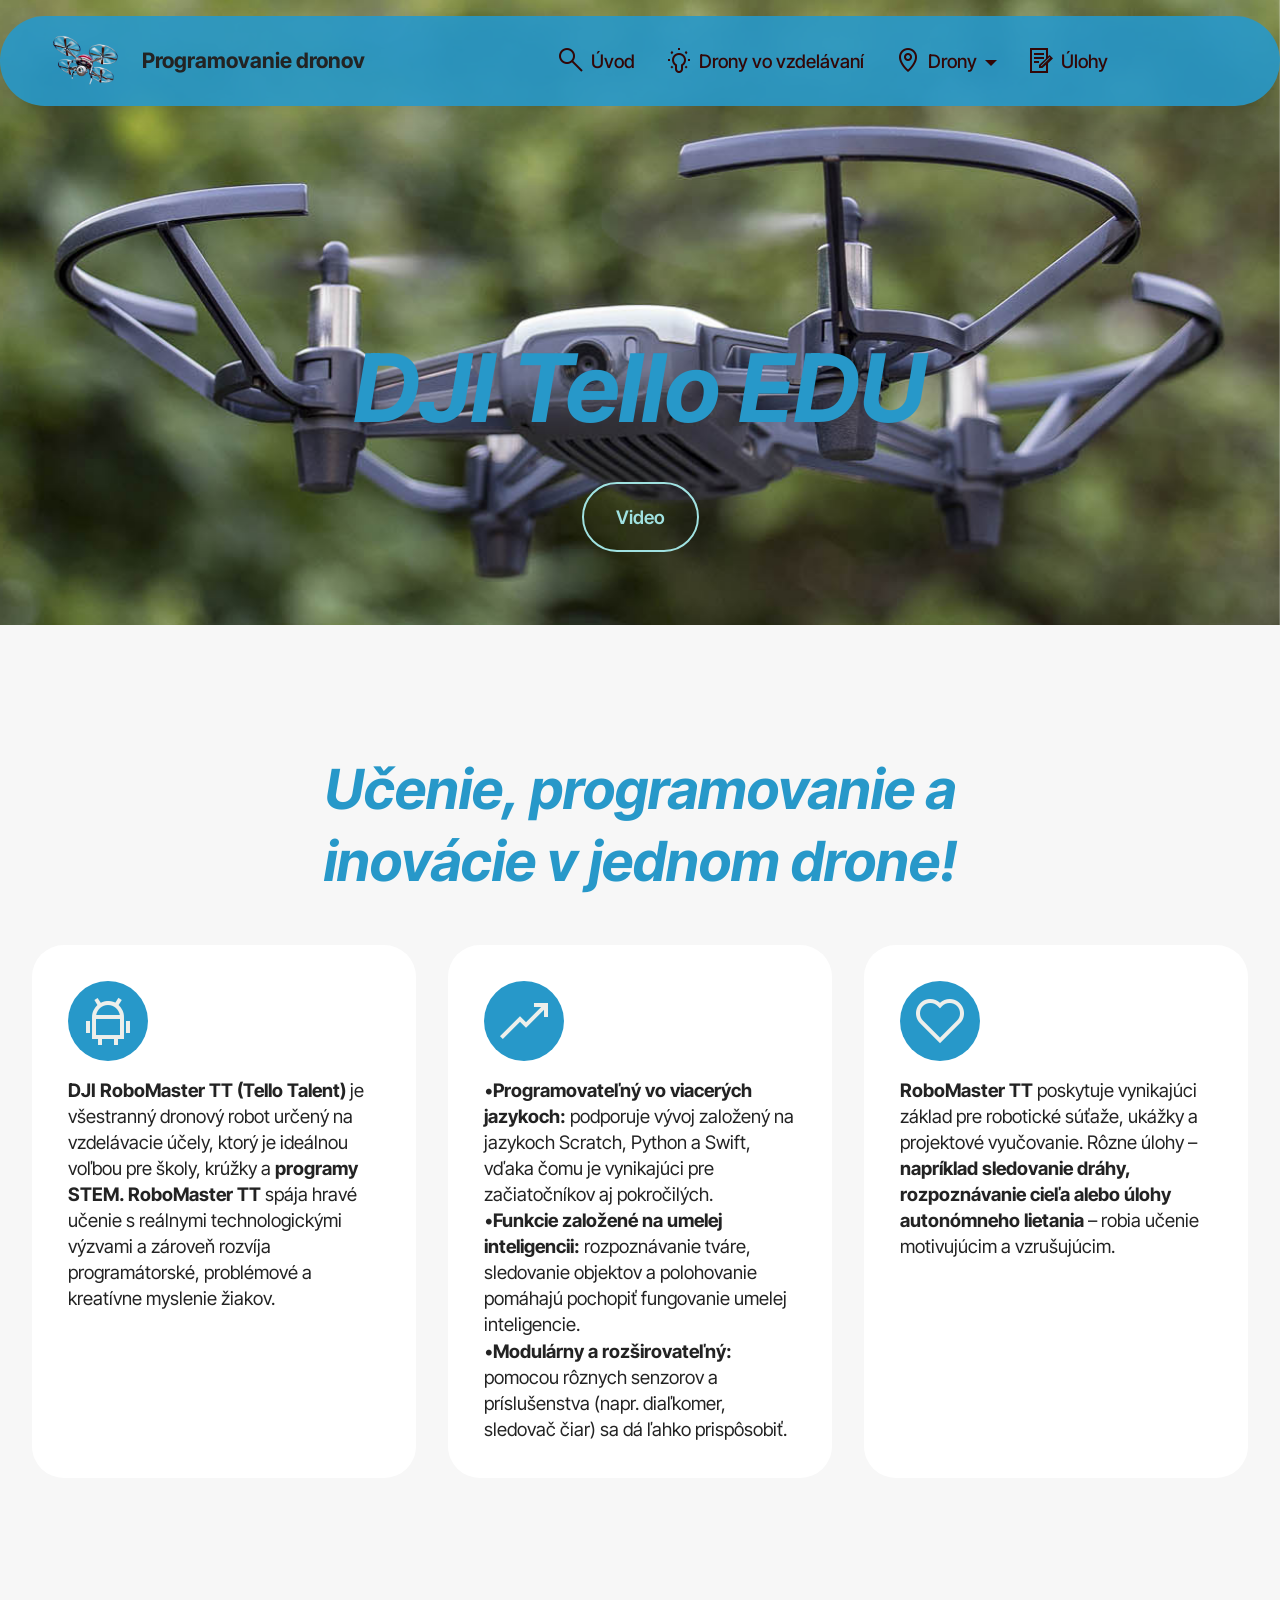
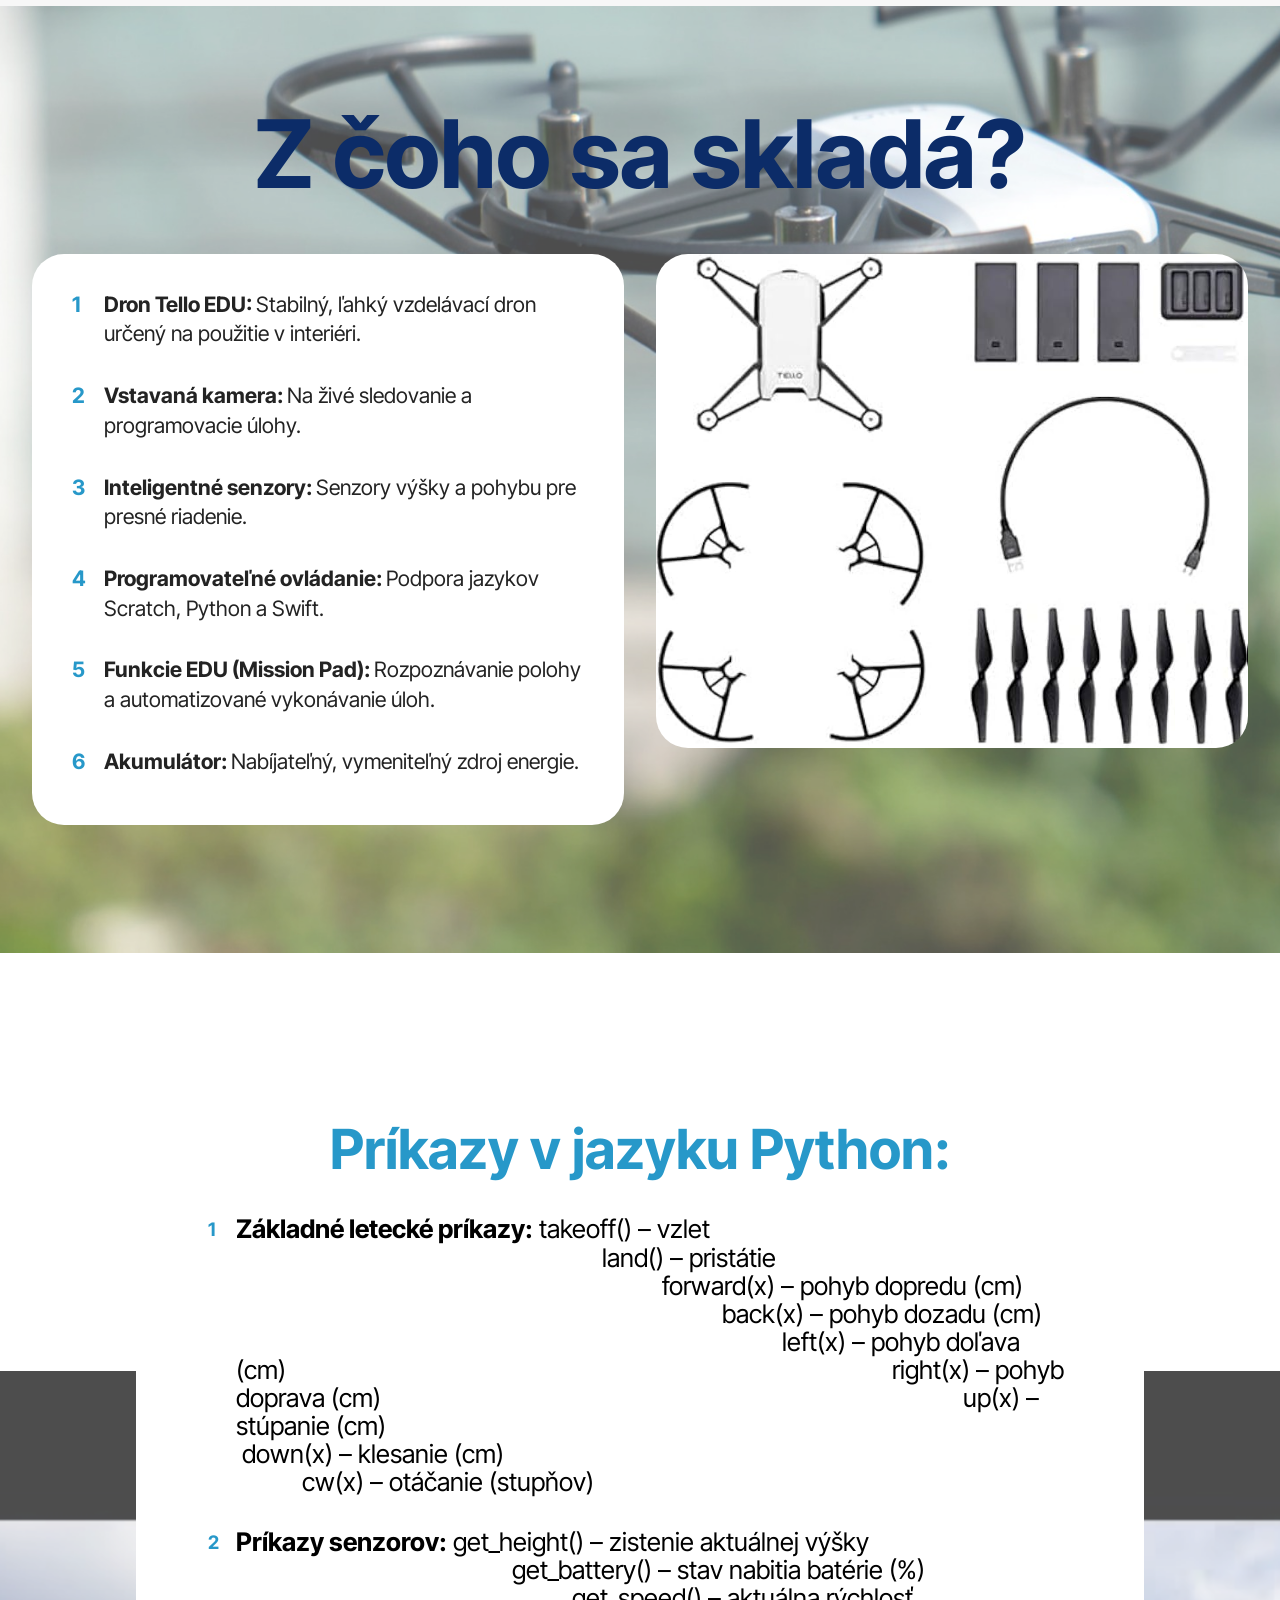
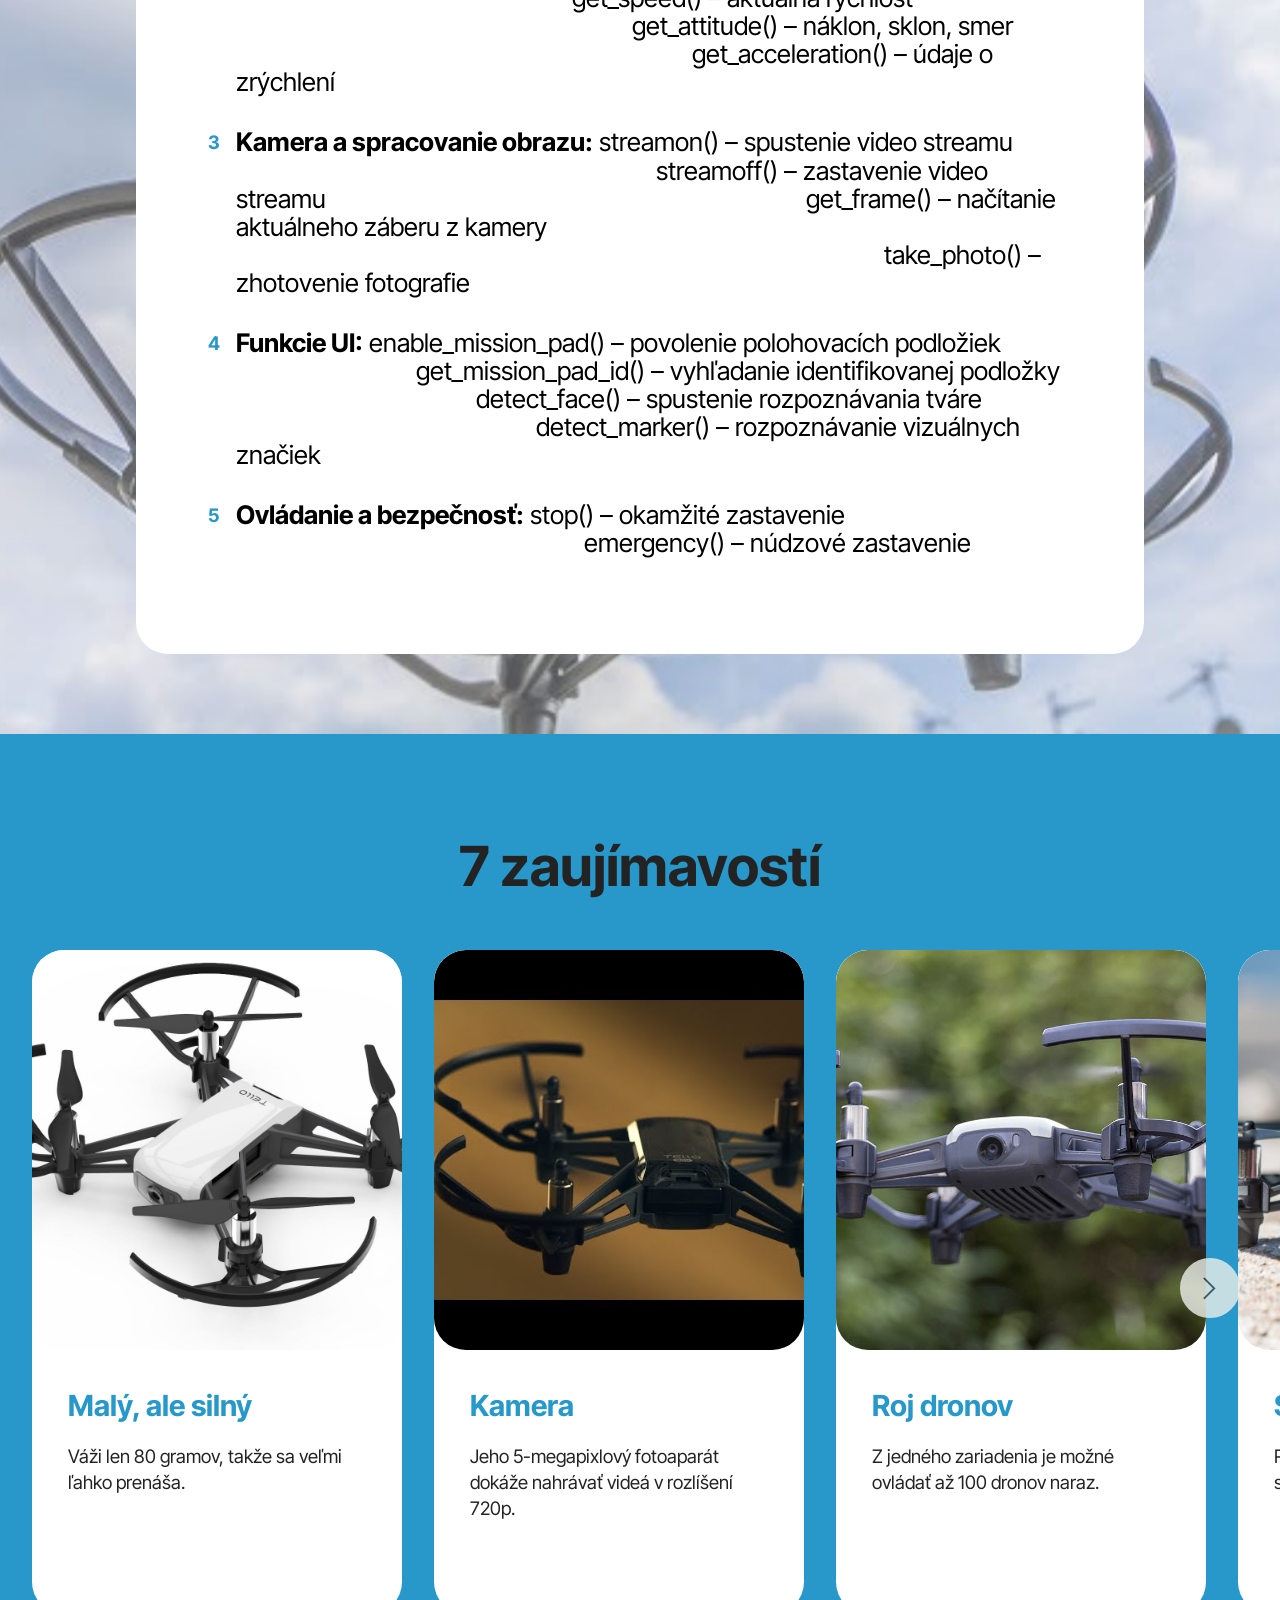
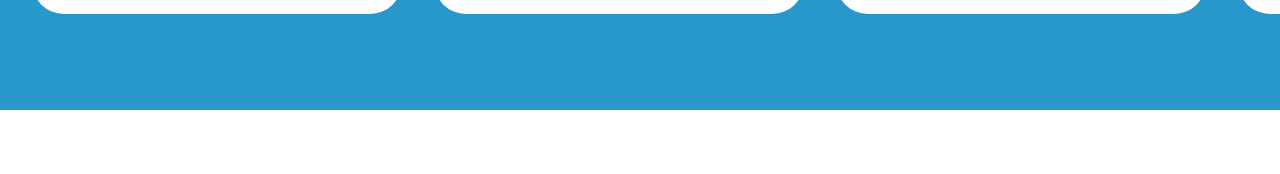
<file: Tello.html>
<!DOCTYPE html>
<html  >
<head>
  <!-- Site made with Mobirise Website Builder v6.1.5, https://mobirise.com -->
  <meta charset="UTF-8">
  <meta http-equiv="X-UA-Compatible" content="IE=edge">
  <meta name="generator" content="Mobirise v6.1.5, mobirise.com">
  <meta name="viewport" content="width=device-width, initial-scale=1, minimum-scale=1">
  <link rel="shortcut icon" href="assets/images/mbr.png" type="image/x-icon">
  <meta name="description" content="">
  
  
  <title>DJI Tello EDU</title>
  <link rel="stylesheet" href="assets/web/assets/mobirise-icons2/mobirise2.css">
  <link rel="stylesheet" href="assets/bootstrap/css/bootstrap.min.css">
  <link rel="stylesheet" href="assets/parallax/jarallax.css">
  <link rel="stylesheet" href="assets/animatecss/animate.css">
  <link rel="stylesheet" href="assets/dropdown/css/style.css">
  <link rel="stylesheet" href="assets/theme/css/style.css">
  <link rel="preload" href="https://fonts.googleapis.com/css?family=Inter+Tight:100,200,300,400,500,600,700,800,900,100i,200i,300i,400i,500i,600i,700i,800i,900i&display=swap" as="style" onload="this.onload=null;this.rel='stylesheet'">
  <noscript><link rel="stylesheet" href="https://fonts.googleapis.com/css?family=Inter+Tight:100,200,300,400,500,600,700,800,900,100i,200i,300i,400i,500i,600i,700i,800i,900i&display=swap"></noscript>
  <link rel="preload" as="style" href="assets/mobirise/css/mbr-additional.css?v=ZsvlEy"><link rel="stylesheet" href="assets/mobirise/css/mbr-additional.css?v=ZsvlEy" type="text/css">

  
  
  
</head>
<body>
  
  <section data-bs-version="5.1" class="menu menu1 cid-v7rs1GnA71" once="menu" id="menu01-j">
	

	<nav class="navbar navbar-dropdown navbar-fixed-top navbar-expand-lg">
		<div class="container">
			<div class="navbar-brand">
				<span class="navbar-logo">
					<a href="index.html">
						<img src="assets/images/mbr.png" alt="Mobirise Website Builder" style="height: 3.5rem;">
					</a>
				</span>
				<span class="navbar-caption-wrap"><a class="navbar-caption text-black text-primary display-4" href="index.html">Programovanie dronov</a></span>
			</div>
			<button class="navbar-toggler" type="button" data-toggle="collapse" data-bs-toggle="collapse" data-target="#navbarSupportedContent" data-bs-target="#navbarSupportedContent" aria-controls="navbarNavAltMarkup" aria-expanded="false" aria-label="Toggle navigation">
				<div class="hamburger">
					<span></span>
					<span></span>
					<span></span>
					<span></span>
				</div>
			</button>
			<div class="collapse navbar-collapse" id="navbarSupportedContent">
				<ul class="navbar-nav nav-dropdown nav-right" data-app-modern-menu="true"><li class="nav-item">
						<a class="nav-link link text-info text-primary display-7" href="uvod.html"><span class="mobi-mbri mobi-mbri-search mbr-iconfont mbr-iconfont-btn"></span>Úvod</a>
					</li>
					<li class="nav-item">
						<a class="nav-link link text-info text-primary display-7" href="dron_skoly.html" aria-expanded="false"><span class="mobi-mbri mobi-mbri-idea mbr-iconfont mbr-iconfont-btn"></span>Drony vo vzdelávaní</a>
					</li>
					<li class="nav-item dropdown">
						<a class="nav-link link dropdown-toggle text-info display-7" href="page3.html" data-toggle="dropdown-submenu" data-bs-toggle="dropdown" data-bs-auto-close="outside" aria-expanded="false"><span class="mobi-mbri mobi-mbri-map-pin mbr-iconfont mbr-iconfont-btn"></span>Drony</a><div class="dropdown-menu" aria-labelledby="dropdown-530"><a class="dropdown-item text-info text-primary display-7" href="TT.html">DJI RoboMaster TT</a><a class="show dropdown-item text-info text-primary display-7" href="Tello.html">DJI Tello EDU</a><a class="show dropdown-item text-info text-primary display-7" href="CoDrone.html">CoDrone EDU</a><a class="show dropdown-item text-info text-primary display-7" href="Crazy.html">Crazyflie</a><a class="show dropdown-item text-info text-primary display-7" href="futbal.html">Skykick - Drone Soccer</a></div>
					</li><li class="nav-item"><a class="nav-link link text-info show text-primary display-7" href="ulohy.html"><span class="mobi-mbri mobi-mbri-contact-form mbr-iconfont mbr-iconfont-btn"></span>Úlohy</a></li></ul>
				
				
			</div>
		</div>
	</nav>
</section>

<section data-bs-version="5.1" class="header16 cid-v7VKroczel mbr-parallax-background" id="header17-17">
  
  
  <div class="container-fluid">
    <div class="row">
      <div class="content-wrap col-12 col-md-12">
        <h1 class="mbr-section-title mbr-fonts-style mbr-white mb-4 display-1"><strong><em>DJI Tello EDU</em></strong></h1>
        
        
        <div class="mbr-section-btn"><a class="btn btn-warning-outline display-7" href="https://youtu.be/eOIJdZLa020?si=Ik5ZwaFm5aIFJUyK" target="_blank">Video</a></div>
      </div>
    </div>
  </div>
</section>

<section data-bs-version="5.1" class="features5 cid-v7VKrE0MsC" id="features05-18">
  

  
  
  <div class="container">
    <div class="row mb-5 justify-content-center">
      <div class="col-12 content-head">
        
        <h2 class="mbr-section-subtitle mbr-fonts-style align-center mb-0 mt-4 display-2"><strong><em>Učenie, programovanie a inovácie v jednom drone!</em></strong></h2>
      </div>
    </div>
    <div class="row">
      
      <div class="item features-without-image col-12 col-md-6 col-lg-4 item-mb active">
        <div class="item-wrapper">
          <div class="card-box align-left">
            <div class="iconfont-wrapper">
              <span class="mbr-iconfont mobi-mbri-android mobi-mbri"></span>
            </div>
            
            <p class="card-text mbr-fonts-style display-7"><strong>DJI RoboMaster TT (Tello Talent)</strong> je všestranný dronový robot určený na vzdelávacie účely, ktorý je ideálnou voľbou pre školy, krúžky a <strong>programy STEM. RoboMaster TT</strong> spája hravé učenie s reálnymi technologickými výzvami a zároveň rozvíja programátorské, problémové a kreatívne myslenie žiakov.<br>
            </p>

            
          </div>
        </div>
      </div><div class="item features-without-image col-12 col-md-6 col-lg-4 item-mb">
        <div class="item-wrapper">
          <div class="card-box align-left">
            <div class="iconfont-wrapper">
              <span class="mbr-iconfont mobi-mbri-growing-chart mobi-mbri"></span>
            </div>
            
            <p class="card-text mbr-fonts-style display-7">•<strong>Programovateľný vo viacerých jazykoch: </strong>podporuje vývoj založený na jazykoch Scratch, Python a Swift, vďaka čomu je vynikajúci pre začiatočníkov aj pokročilých.<br>•<strong>Funkcie založené na umelej inteligencii:</strong> rozpoznávanie tváre, sledovanie objektov a polohovanie pomáhajú pochopiť fungovanie umelej inteligencie.<br>•<strong>Modulárny a rozširovateľný:</strong> pomocou rôznych senzorov a príslušenstva (napr. diaľkomer, sledovač čiar) sa dá ľahko prispôsobiť.<br></p>

            
          </div>
        </div>
      </div><div class="item features-without-image col-12 col-md-6 col-lg-4 item-mb">
        <div class="item-wrapper">
          <div class="card-box align-left">
            <div class="iconfont-wrapper">
              <span class="mbr-iconfont mobi-mbri-hearth mobi-mbri"></span>
            </div>
            
            <p class="card-text mbr-fonts-style display-7"><strong>RoboMaster TT</strong> poskytuje vynikajúci základ pre robotické súťaže, ukážky a projektové vyučovanie. Rôzne úlohy – <strong>napríklad sledovanie dráhy, rozpoznávanie cieľa alebo úlohy autonómneho lietania</strong> – robia učenie motivujúcim a vzrušujúcim.</p>

            
          </div>
        </div>
      </div>
      
    </div>
  </div>
</section>

<section data-bs-version="5.1" class="features030 cid-v7VKrNL61U" id="features030-19">
    
    
    <div class="mbr-overlay" style="opacity: 0.3; background-color: rgb(255, 255, 255);"></div>
    <div class="container">
        <div class="row justify-content-center">
            <div class="col-md-12 content-head mb-5">
                <h1 class="mbr-section-title mbr-fonts-style mb-0 display-1"><strong>Z čoho sa skladá?</strong></h1>
                
            </div>
        </div>
        <div class="row justify-content-center  blockContent">
            <div class="col-12 col-lg">
                <div class="item-wrapper align-left">
                    <div class="mbr-text counter-container mbr-fonts-style display-4">
                        <ol>
                            <li><strong>Dron Tello EDU: </strong>Stabilný, ľahký vzdelávací dron určený na použitie v interiéri.</li><li><strong>Vstavaná kamera: </strong>Na živé sledovanie a programovacie úlohy.</li><li><strong>Inteligentné senzory: </strong>Senzory výšky a pohybu pre presné riadenie.</li><li><strong>Programovateľné ovládanie: </strong>Podpora jazykov Scratch, Python a Swift.</li><li><strong>Funkcie EDU (Mission Pad): </strong>Rozpoznávanie polohy a automatizované vykonávanie úloh.</li><li><strong>Akumulátor: </strong>Nabíjateľný, vymeniteľný zdroj energie.</li></ol>
                    </div>
                </div>
            </div>
            <div class="col-12 col-lg-6">
                <div class="image-wrapper mb-4">
                    <img class="w-100" src="assets/images/41vjglgiwgl.-ac-uf8941000-ql80-.jpg" alt="Mobirise Website Builder">
                </div>
            </div>

        </div>
    </div>
</section>

<section data-bs-version="5.1" class="article07 cid-v7VKs2iUow mbr-parallax-background" id="article19-1a">
  

  
  <div class="mbr-overlay" style="opacity: 0.3; background-color: rgb(255, 255, 255);">
  </div>
  <div class="container">
    <div class="row justify-content-center">
      <div class="card col-md-12 col-lg-10">
        <div class="card-wrapper">
          <div class="col-12 content-head mt-3">
            <h3 class="mbr-section-title mbr-fonts-style align-center mb-0 display-2"><strong>Príkazy v jazyku Python:</strong></h3>
            
          </div>
          <div class="card-box align-left mt-4">
            <div class="mbr-text counter-container mbr-fonts-style display-7">
              <ol>
                <li><span style="font-size: 1.6rem;"><strong>Základné letecké príkazy:</strong>   takeoff() – vzlet&nbsp; &nbsp; &nbsp; &nbsp; &nbsp; &nbsp; &nbsp; &nbsp; &nbsp; &nbsp; &nbsp; &nbsp; &nbsp; &nbsp; &nbsp; &nbsp; &nbsp; &nbsp; &nbsp; &nbsp; &nbsp; &nbsp; &nbsp; &nbsp; &nbsp; &nbsp; &nbsp; &nbsp; &nbsp; &nbsp; &nbsp; &nbsp; &nbsp; &nbsp; &nbsp; &nbsp; &nbsp; &nbsp; &nbsp; &nbsp; &nbsp; &nbsp; &nbsp; &nbsp; &nbsp; &nbsp; &nbsp; &nbsp; &nbsp; &nbsp; &nbsp; &nbsp; &nbsp; &nbsp; &nbsp; &nbsp; &nbsp; &nbsp; &nbsp; &nbsp; &nbsp; &nbsp;land() – pristátie&nbsp; &nbsp; &nbsp; &nbsp; &nbsp; &nbsp; &nbsp; &nbsp; &nbsp; &nbsp; &nbsp; &nbsp; &nbsp; &nbsp; &nbsp; &nbsp; &nbsp; &nbsp; &nbsp; &nbsp; &nbsp; &nbsp; &nbsp; &nbsp; &nbsp; &nbsp; &nbsp; &nbsp; &nbsp; &nbsp; &nbsp; &nbsp; &nbsp; &nbsp; &nbsp; &nbsp; &nbsp; &nbsp; &nbsp; &nbsp; &nbsp; &nbsp; &nbsp; &nbsp; &nbsp; &nbsp; &nbsp; &nbsp; &nbsp; &nbsp; &nbsp; &nbsp; &nbsp; &nbsp; &nbsp; &nbsp; &nbsp; &nbsp; &nbsp; &nbsp; &nbsp;forward(x) – pohyb dopredu (cm)&nbsp; &nbsp; &nbsp; &nbsp; &nbsp; &nbsp; &nbsp; &nbsp; &nbsp; &nbsp; &nbsp; &nbsp; &nbsp; &nbsp; &nbsp; &nbsp; &nbsp; &nbsp; &nbsp; &nbsp; &nbsp; &nbsp; &nbsp; &nbsp; &nbsp; &nbsp; &nbsp; &nbsp; &nbsp; &nbsp; &nbsp; &nbsp; &nbsp; &nbsp; &nbsp; &nbsp; &nbsp; &nbsp; &nbsp; &nbsp; &nbsp; &nbsp; &nbsp; &nbsp; &nbsp; &nbsp;back(x) – pohyb dozadu (cm)&nbsp; &nbsp; &nbsp; &nbsp; &nbsp; &nbsp; &nbsp; &nbsp; &nbsp; &nbsp; &nbsp; &nbsp; &nbsp; &nbsp; &nbsp; &nbsp; &nbsp; &nbsp; &nbsp; &nbsp; &nbsp; &nbsp; &nbsp; &nbsp; &nbsp; &nbsp; &nbsp; &nbsp; &nbsp; &nbsp; &nbsp; &nbsp; &nbsp; &nbsp; &nbsp; &nbsp; &nbsp; &nbsp; &nbsp; &nbsp; &nbsp; &nbsp; &nbsp; &nbsp; &nbsp; &nbsp; &nbsp; &nbsp; &nbsp;left(x) – pohyb doľava (cm)&nbsp; &nbsp; &nbsp; &nbsp; &nbsp; &nbsp; &nbsp; &nbsp; &nbsp; &nbsp; &nbsp; &nbsp; &nbsp; &nbsp; &nbsp; &nbsp; &nbsp; &nbsp; &nbsp; &nbsp; &nbsp; &nbsp; &nbsp; &nbsp; &nbsp; &nbsp; &nbsp; &nbsp; &nbsp; &nbsp; &nbsp; &nbsp; &nbsp; &nbsp; &nbsp; &nbsp; &nbsp; &nbsp; &nbsp; &nbsp; &nbsp; &nbsp; &nbsp; &nbsp; &nbsp; &nbsp; &nbsp; &nbsp; &nbsp; &nbsp; &nbsp;right(x) – pohyb doprava (cm)&nbsp; &nbsp; &nbsp; &nbsp; &nbsp; &nbsp; &nbsp; &nbsp; &nbsp; &nbsp; &nbsp; &nbsp; &nbsp; &nbsp; &nbsp; &nbsp; &nbsp; &nbsp; &nbsp; &nbsp; &nbsp; &nbsp; &nbsp; &nbsp; &nbsp; &nbsp; &nbsp; &nbsp; &nbsp; &nbsp; &nbsp; &nbsp; &nbsp; &nbsp; &nbsp; &nbsp; &nbsp; &nbsp; &nbsp; &nbsp; &nbsp; &nbsp; &nbsp; &nbsp; &nbsp; &nbsp; &nbsp; &nbsp; &nbsp;up(x) – stúpanie (cm)&nbsp; &nbsp; &nbsp; &nbsp; &nbsp; &nbsp; &nbsp; &nbsp; &nbsp; &nbsp; &nbsp; &nbsp; &nbsp; &nbsp; &nbsp; &nbsp; &nbsp; &nbsp; &nbsp; &nbsp; &nbsp; &nbsp; &nbsp; &nbsp; &nbsp; &nbsp; &nbsp; &nbsp; &nbsp; &nbsp; &nbsp; &nbsp; &nbsp; &nbsp; &nbsp; &nbsp; &nbsp; &nbsp; &nbsp; &nbsp; &nbsp; &nbsp; &nbsp; &nbsp; &nbsp; &nbsp; &nbsp; &nbsp; &nbsp; &nbsp; &nbsp; &nbsp; &nbsp; &nbsp; &nbsp; &nbsp; &nbsp;down(x) – klesanie (cm)&nbsp; &nbsp; &nbsp; &nbsp; &nbsp; &nbsp; &nbsp; &nbsp; &nbsp; &nbsp; &nbsp; &nbsp; &nbsp; &nbsp; &nbsp; &nbsp; &nbsp; &nbsp; &nbsp; &nbsp; &nbsp; &nbsp; &nbsp; &nbsp; &nbsp; &nbsp; &nbsp; &nbsp; &nbsp; &nbsp; &nbsp; &nbsp; &nbsp; &nbsp; &nbsp; &nbsp; &nbsp; &nbsp; &nbsp; &nbsp; &nbsp; &nbsp; &nbsp; &nbsp; &nbsp; &nbsp; &nbsp; &nbsp; &nbsp; &nbsp; &nbsp; &nbsp; &nbsp; &nbsp;cw(x) – otáčanie (stupňov)</span><br></li><li><span style="font-size: 1.6rem;"><strong>Príkazy senzorov:</strong>    get_height() – zistenie aktuálnej výšky&nbsp; &nbsp; &nbsp; &nbsp; &nbsp; &nbsp; &nbsp; &nbsp; &nbsp; &nbsp; &nbsp; &nbsp; &nbsp; &nbsp; &nbsp; &nbsp; &nbsp; &nbsp; &nbsp; &nbsp; &nbsp; &nbsp; &nbsp; &nbsp; &nbsp; &nbsp; &nbsp; &nbsp; &nbsp; &nbsp; &nbsp; &nbsp; &nbsp; &nbsp; &nbsp; &nbsp; &nbsp; &nbsp; &nbsp; &nbsp; &nbsp; get_battery() – stav nabitia batérie (%)&nbsp; &nbsp; &nbsp; &nbsp; &nbsp; &nbsp; &nbsp; &nbsp; &nbsp; &nbsp; &nbsp; &nbsp; &nbsp; &nbsp; &nbsp; &nbsp; &nbsp; &nbsp; &nbsp; &nbsp; &nbsp; &nbsp; &nbsp; &nbsp; &nbsp; &nbsp; &nbsp; &nbsp; &nbsp; &nbsp; &nbsp; &nbsp; &nbsp; &nbsp; &nbsp; &nbsp; &nbsp; &nbsp; &nbsp; &nbsp; &nbsp; get_speed() – aktuálna rýchlosť&nbsp; &nbsp; &nbsp; &nbsp; &nbsp; &nbsp; &nbsp; &nbsp; &nbsp; &nbsp; &nbsp; &nbsp; &nbsp; &nbsp; &nbsp; &nbsp; &nbsp; &nbsp; &nbsp; &nbsp; &nbsp; &nbsp; &nbsp; &nbsp; &nbsp; &nbsp; &nbsp; &nbsp; &nbsp; &nbsp; &nbsp; &nbsp; &nbsp; &nbsp; &nbsp; &nbsp; &nbsp; &nbsp; &nbsp; &nbsp; &nbsp; &nbsp; &nbsp; &nbsp; &nbsp; &nbsp; &nbsp; get_attitude() – náklon, sklon, smer&nbsp; &nbsp; &nbsp; &nbsp; &nbsp; &nbsp; &nbsp; &nbsp; &nbsp; &nbsp; &nbsp; &nbsp; &nbsp; &nbsp; &nbsp; &nbsp; &nbsp; &nbsp; &nbsp; &nbsp; &nbsp; &nbsp; &nbsp; &nbsp; &nbsp; &nbsp; &nbsp; &nbsp; &nbsp; &nbsp; &nbsp; &nbsp; &nbsp; &nbsp; &nbsp; &nbsp; &nbsp; &nbsp; &nbsp; &nbsp; &nbsp; &nbsp; &nbsp; &nbsp; get_acceleration() – údaje o zrýchlení
</span></li><li><span style="font-size: 1.6rem;"><strong>Kamera a spracovanie obrazu:</strong>    streamon() – spustenie video streamu&nbsp; &nbsp; &nbsp; &nbsp; &nbsp; &nbsp; &nbsp; &nbsp; &nbsp; &nbsp; &nbsp; &nbsp; &nbsp; &nbsp; &nbsp; &nbsp; &nbsp; &nbsp; &nbsp; &nbsp; &nbsp; &nbsp; &nbsp; &nbsp; &nbsp; &nbsp; &nbsp; &nbsp; &nbsp; &nbsp; &nbsp; &nbsp; &nbsp; &nbsp; &nbsp; &nbsp; &nbsp; &nbsp; &nbsp; &nbsp; &nbsp; streamoff() – zastavenie video streamu&nbsp; &nbsp; &nbsp; &nbsp; &nbsp; &nbsp; &nbsp; &nbsp; &nbsp; &nbsp; &nbsp; &nbsp; &nbsp; &nbsp; &nbsp; &nbsp; &nbsp; &nbsp; &nbsp; &nbsp; &nbsp; &nbsp; &nbsp; &nbsp; &nbsp; &nbsp; &nbsp; &nbsp; &nbsp; &nbsp; &nbsp; &nbsp; &nbsp; &nbsp; &nbsp; &nbsp; &nbsp; &nbsp; &nbsp; &nbsp; get_frame() – načítanie aktuálneho záberu z kamery&nbsp; &nbsp; &nbsp; &nbsp; &nbsp; &nbsp; &nbsp; &nbsp; &nbsp; &nbsp; &nbsp; &nbsp; &nbsp; &nbsp; &nbsp; &nbsp; &nbsp; &nbsp; &nbsp; &nbsp; &nbsp; &nbsp; &nbsp; &nbsp; &nbsp; &nbsp; &nbsp; &nbsp; &nbsp; &nbsp; &nbsp; &nbsp; &nbsp; &nbsp; &nbsp; &nbsp; &nbsp; &nbsp; &nbsp; &nbsp; &nbsp; &nbsp; &nbsp; &nbsp; &nbsp; &nbsp; &nbsp; &nbsp; &nbsp; &nbsp; &nbsp; &nbsp; &nbsp; &nbsp; &nbsp; &nbsp; &nbsp; &nbsp; &nbsp; &nbsp; &nbsp; &nbsp; &nbsp; &nbsp; &nbsp; &nbsp; &nbsp; &nbsp; &nbsp; &nbsp; &nbsp; &nbsp; &nbsp; &nbsp; &nbsp; &nbsp; &nbsp; &nbsp; &nbsp; &nbsp; &nbsp; &nbsp; &nbsp; &nbsp; &nbsp; &nbsp; &nbsp; &nbsp; &nbsp; &nbsp; &nbsp; &nbsp; &nbsp; &nbsp; &nbsp; &nbsp; &nbsp; &nbsp; take_photo() – zhotovenie fotografie
</span></li><li><span style="font-size: 1.6rem;"><strong>Funkcie UI:</strong>   enable_mission_pad() – povolenie polohovacích podložiek&nbsp; &nbsp; &nbsp; &nbsp; &nbsp; &nbsp; &nbsp; &nbsp; &nbsp; &nbsp; &nbsp; &nbsp; &nbsp; &nbsp; &nbsp; &nbsp; &nbsp; &nbsp; &nbsp; &nbsp; &nbsp; &nbsp; get_mission_pad_id() – vyhľadanie identifikovanej podložky&nbsp; &nbsp; &nbsp; &nbsp; &nbsp; &nbsp; &nbsp; &nbsp; &nbsp; &nbsp; &nbsp; &nbsp; &nbsp; &nbsp; &nbsp; &nbsp; &nbsp; &nbsp; &nbsp; &nbsp; &nbsp; &nbsp; detect_face() – spustenie rozpoznávania tváre&nbsp; &nbsp; &nbsp; &nbsp; &nbsp; &nbsp; &nbsp; &nbsp; &nbsp; &nbsp; &nbsp; &nbsp; &nbsp; &nbsp; &nbsp; &nbsp; &nbsp; &nbsp; &nbsp; &nbsp; &nbsp; &nbsp; &nbsp; &nbsp; &nbsp; &nbsp; &nbsp; &nbsp; &nbsp; &nbsp; &nbsp; &nbsp; &nbsp; detect_marker() – rozpoznávanie vizuálnych značiek
</span></li><li><span style="font-size: 1.6rem;"><strong>Ovládanie a bezpečnosť:</strong>    stop() – okamžité zastavenie&nbsp; &nbsp; &nbsp; &nbsp; &nbsp; &nbsp; &nbsp; &nbsp; &nbsp; &nbsp; &nbsp; &nbsp; &nbsp; &nbsp; &nbsp; &nbsp; &nbsp; &nbsp; &nbsp; &nbsp; &nbsp; &nbsp; &nbsp; &nbsp; &nbsp; &nbsp; &nbsp; &nbsp; &nbsp; &nbsp; &nbsp; &nbsp; &nbsp; &nbsp; &nbsp; &nbsp; &nbsp; &nbsp; &nbsp; &nbsp; &nbsp; &nbsp; &nbsp; &nbsp; &nbsp; &nbsp; &nbsp; &nbsp; &nbsp; emergency() – núdzové zastavenie</span></li></ol>
            </div>
          </div>
        </div>
      </div>
    </div>
  </div>
</section>

<section data-bs-version="5.1" class="features017 mbr-embla cid-v8AJpJaBEf" id="features017-1u">
	
	
	<div class="position-relative">
		<div class="container-fluid">
			<div class="row justify-content-center">
				<div class="col-12 content-head">
					<div class="mbr-section-head mb-5">
						<h4 class="mbr-section-title mbr-fonts-style align-center mb-0 display-2"><strong>7 zaujímavostí</strong></h4>
						
					</div>
				</div>
			</div>
		</div>

		<div class="embla" data-skip-snaps="true" data-align="center" data-contain-scroll="trimSnaps" data-auto-play-interval="5" data-draggable="true">
			<div class="embla__viewport container-fluid">
				<div class="embla__container">
					<div class="embla__slide slider-image item active" style="margin-left: 1rem; margin-right: 1rem;">
						<div class="slide-content">
							<div class="item-img">
								<div class="item-wrapper">
									<img src="assets/images/tello.jpg" alt="Mobirise Website Builder" title="" data-slide-to="1" data-bs-slide-to="1">
								</div>
							</div>
							<div class="item-content">
								<h5 class="item-title mbr-fonts-style display-5"><strong>Malý, ale silný</strong></h5>
								
								<p class="mbr-text mbr-fonts-style mt-3 display-7">
									Váži len 80 gramov, takže sa veľmi ľahko prenáša.
								</p>
							</div>

							
						</div>
					</div>
					<div class="embla__slide slider-image item" style="margin-left: 1rem; margin-right: 1rem;">
						<div class="slide-content">
							<div class="item-img">
								<div class="item-wrapper">
									<img src="assets/images/sddefault-1.jpg" alt="Mobirise Website Builder" title="" data-slide-to="2" data-bs-slide-to="2">
								</div>
							</div>
							<div class="item-content">
								<h5 class="item-title mbr-fonts-style display-5"><strong>Kamera</strong></h5>
								
								<p class="mbr-text mbr-fonts-style mt-3 display-7">
									Jeho 5-megapixlový fotoaparát dokáže nahrávať videá v rozlíšení 720p.
								</p>
							</div>
							
						</div>
					</div>
					<div class="embla__slide slider-image item" style="margin-left: 1rem; margin-right: 1rem;">
						<div class="slide-content">
							<div class="item-img">
								<div class="item-wrapper">
									<img src="assets/images/airbuzzone-drone-fp11.jpg" alt="Mobirise Website Builder" title="" data-slide-to="3" data-bs-slide-to="3">
								</div>
							</div>
							<div class="item-content">
								<h5 class="item-title mbr-fonts-style display-5"><strong>Roj dronov</strong></h5>
								
								<p class="mbr-text mbr-fonts-style mt-3 display-7">
									Z jedného zariadenia je možné ovládať až 100 dronov naraz.
								</p>
							</div>
							
						</div>
					</div>
					<div class="embla__slide slider-image item" style="margin-left: 1rem; margin-right: 1rem;">
						<div class="slide-content">
							<div class="item-img">
								<div class="item-wrapper">
									<img src="assets/images/444188-17073-l2.jpg" alt="Mobirise Website Builder" title="" data-slide-to="4" data-bs-slide-to="4">
								</div>
							</div>
							<div class="item-content">
								<h5 class="item-title mbr-fonts-style display-5"><strong>Stabilný</strong></h5>
								
								<p class="mbr-text mbr-fonts-style mt-3 display-7">
									Režim udržania výšky automaticky stabilizuje dron.
								</p>
							</div>
							
						</div>
					</div>
					<div class="embla__slide slider-image item" style="margin-left: 1rem; margin-right: 1rem;">
						<div class="slide-content">
							<div class="item-img">
								<div class="item-wrapper">
									<img src="assets/images/dsc07200.jpg" alt="Mobirise Website Builder" title="" data-slide-to="5" data-bs-slide-to="5">
								</div>
							</div>
							<div class="item-content">
								<h5 class="item-title mbr-fonts-style display-5"><strong>Rýchlosť</strong></h5>
								
								<p class="mbr-text mbr-fonts-style mt-3 display-7">
									Dokáže lietať rýchlosťou 2 m/s, čo je vzhľadom na jeho veľkosť pomerne rýchlo.
								</p>
							</div>
							
						</div>
					</div>
					<div class="embla__slide slider-image item" style="margin-left: 1rem; margin-right: 1rem;">
						<div class="slide-content">
							<div class="item-img">
								<div class="item-wrapper">
									<img src="assets/images/hb7oyfa7mclxdfupvkfvhj.jpg" alt="Mobirise Website Builder" title="" data-slide-to="6" data-bs-slide-to="6">
								</div>
							</div>
							<div class="item-content">
								<h5 class="item-title mbr-fonts-style display-5"><strong>Prekážka</strong></h5>
								
								<p class="mbr-text mbr-fonts-style mt-3 display-7">
									Umožňuje navigáciu po naprogramovaných prekážkových dráhach.
								</p>
							</div>
							
						</div>
					</div>
					<div class="embla__slide slider-image item" style="margin-left: 1rem; margin-right: 1rem;">
						<div class="slide-content">
							<div class="item-img">
								<div class="item-wrapper">
									<img src="assets/images/tello-edu-drone-with-mission-pad.jpg" alt="Mobirise Website Builder" title="" data-slide-to="7" data-bs-slide-to="7">
								</div>
							</div>
							<div class="item-content">
								<h5 class="item-title mbr-fonts-style display-5"><strong>Pre dokonalé prezentácie</strong></h5>
								
								<p class="mbr-text mbr-fonts-style mt-3 display-7">
									Vďaka svojim malým rozmerom a jednoduchému ovládaniu sa dá bezpečne používať aj v interiéri.
								</p>
							</div>
							
						</div>
					</div>
					
				</div>
			</div>
			<button class="embla__button embla__button--prev">
				<span class="mobi-mbri mobi-mbri-arrow-prev mbr-iconfont" aria-hidden="true"></span>
				<span class="sr-only visually-hidden visually-hidden visually-hidden">Previous</span>
			</button>
			<button class="embla__button embla__button--next">
				<span class="mobi-mbri mobi-mbri-arrow-next mbr-iconfont" aria-hidden="true"></span>
				<span class="sr-only visually-hidden visually-hidden visually-hidden">Next</span>
			</button>
		</div>
	</div>
</section><section class="display-7" style="padding: 0;align-items: center;justify-content: center;flex-wrap: wrap;    align-content: center;display: flex;position: relative;height: 4rem;"><a href="https://mobiri.se/" style="flex: 1 1;height: 4rem;position: absolute;width: 100%;z-index: 1;"><img alt="" style="height: 4rem;" src="[data-uri]"></a><p style="margin: 0;text-align: center;" class="display-7">&#8204;</p><a style="z-index:1" href="https://mobirise.com/drag-drop-website-builder.html">Drag and Drop Website Builder</a></section><script src="assets/bootstrap/js/bootstrap.bundle.min.js"></script>  <script src="assets/parallax/jarallax.js"></script>  <script src="assets/smoothscroll/smooth-scroll.js"></script>  <script src="assets/ytplayer/index.js"></script>  <script src="assets/dropdown/js/navbar-dropdown.js"></script>  <script src="assets/embla/embla.min.js"></script>  <script src="assets/embla/script.js"></script>  <script src="assets/theme/js/script.js"></script>  
  
  
  <input name="animation" type="hidden">
  </body>
</html>
</file>
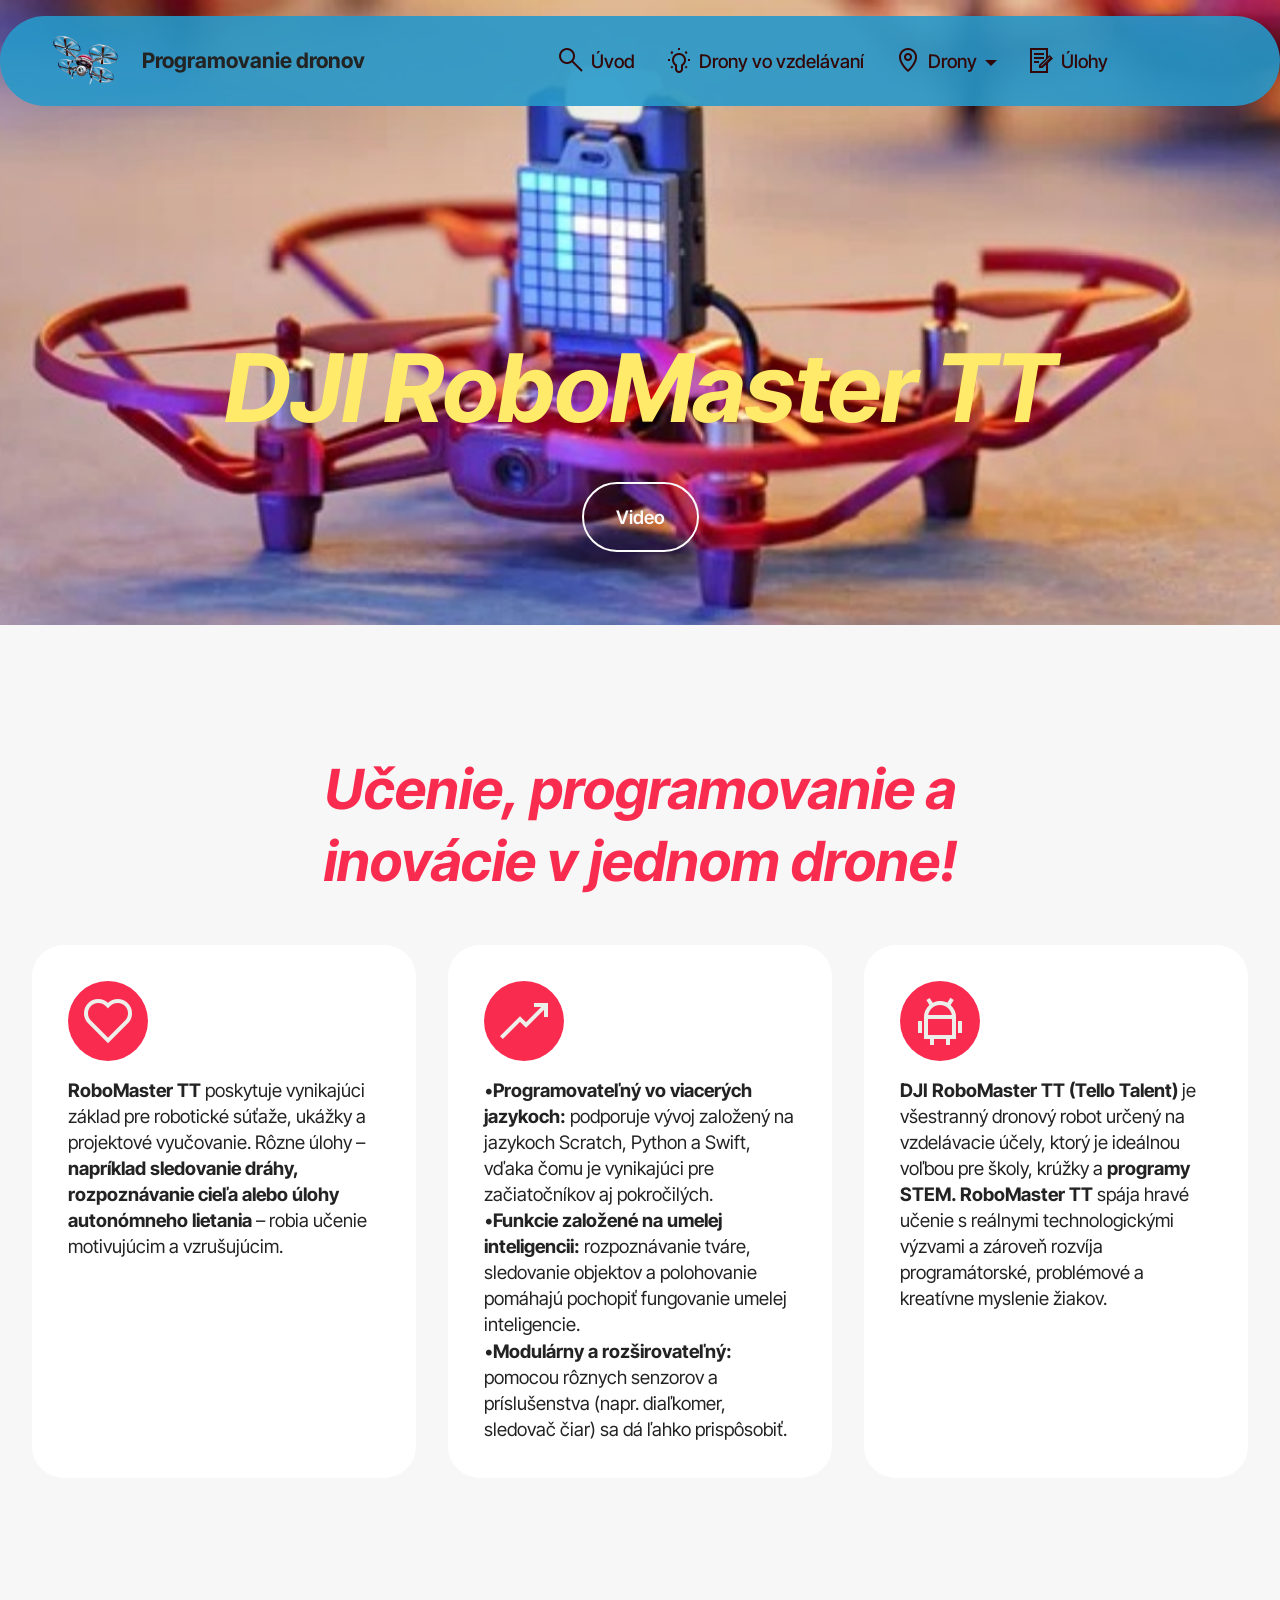
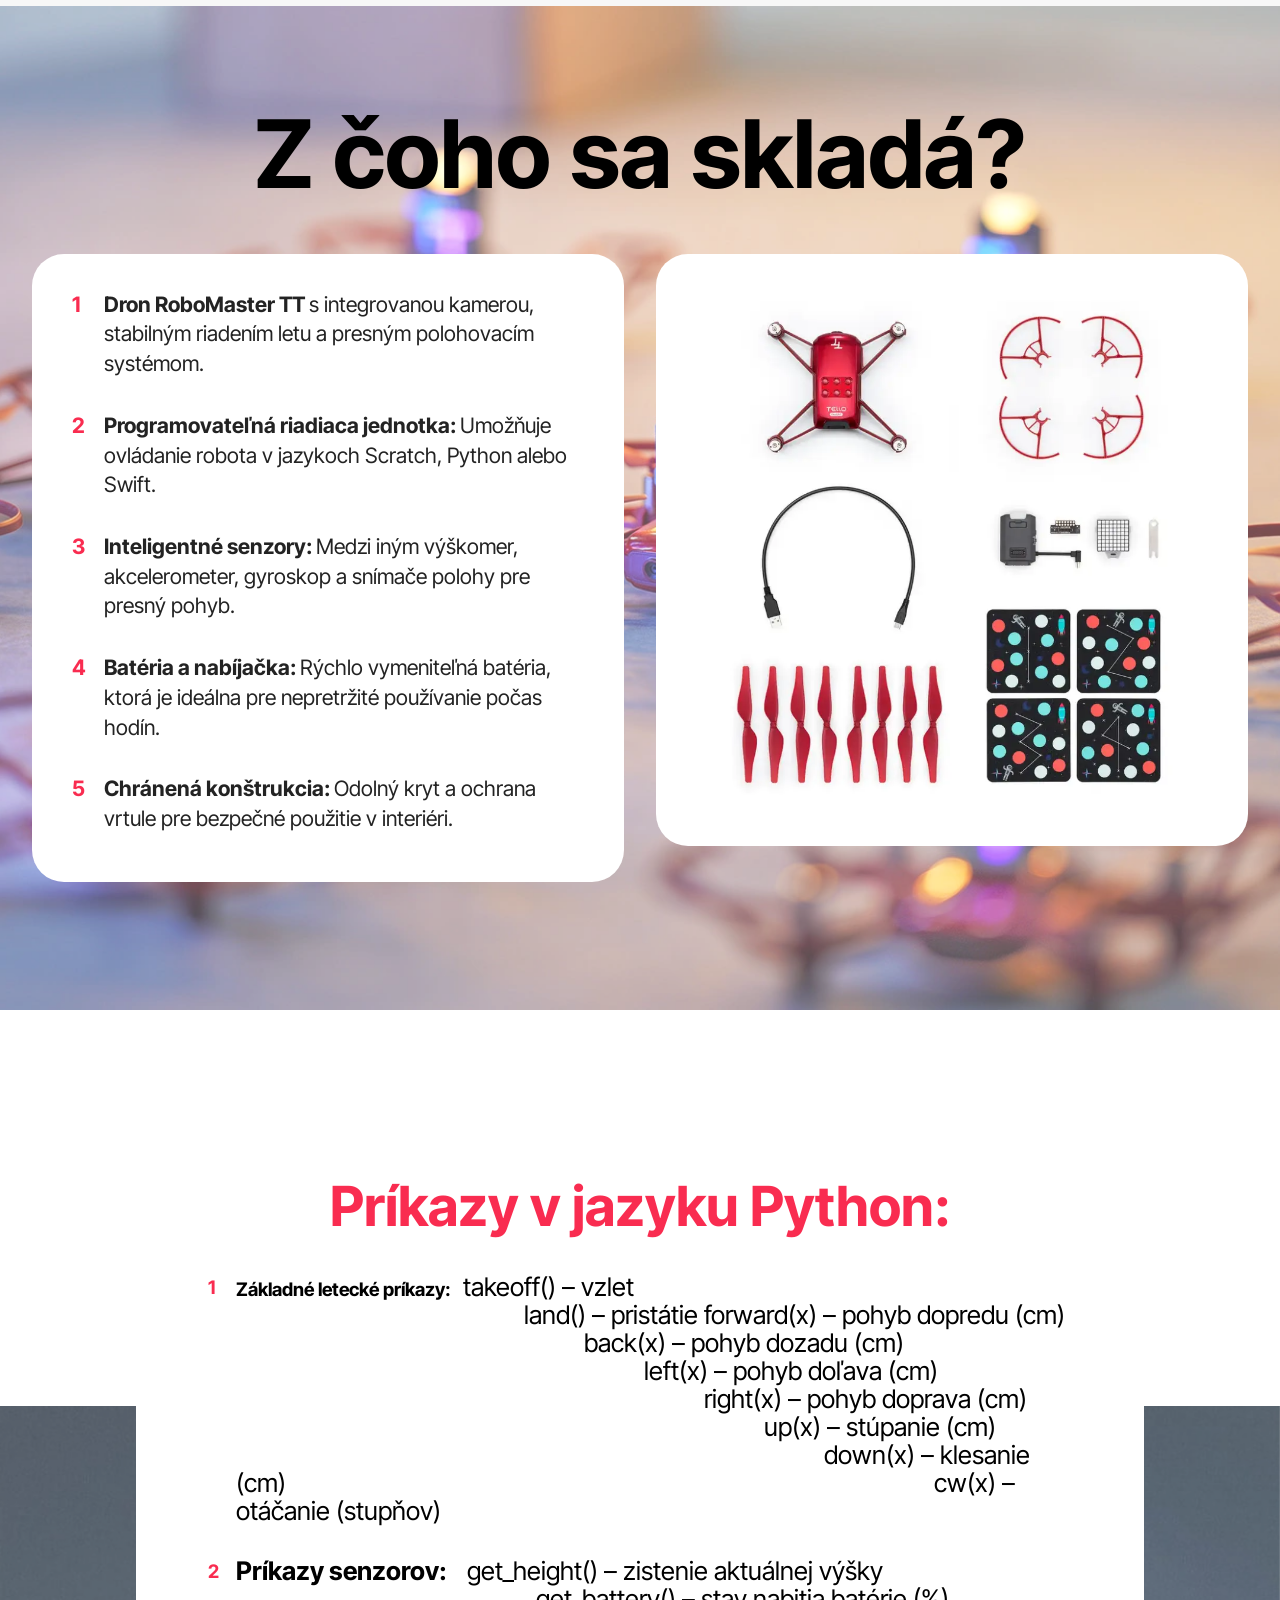
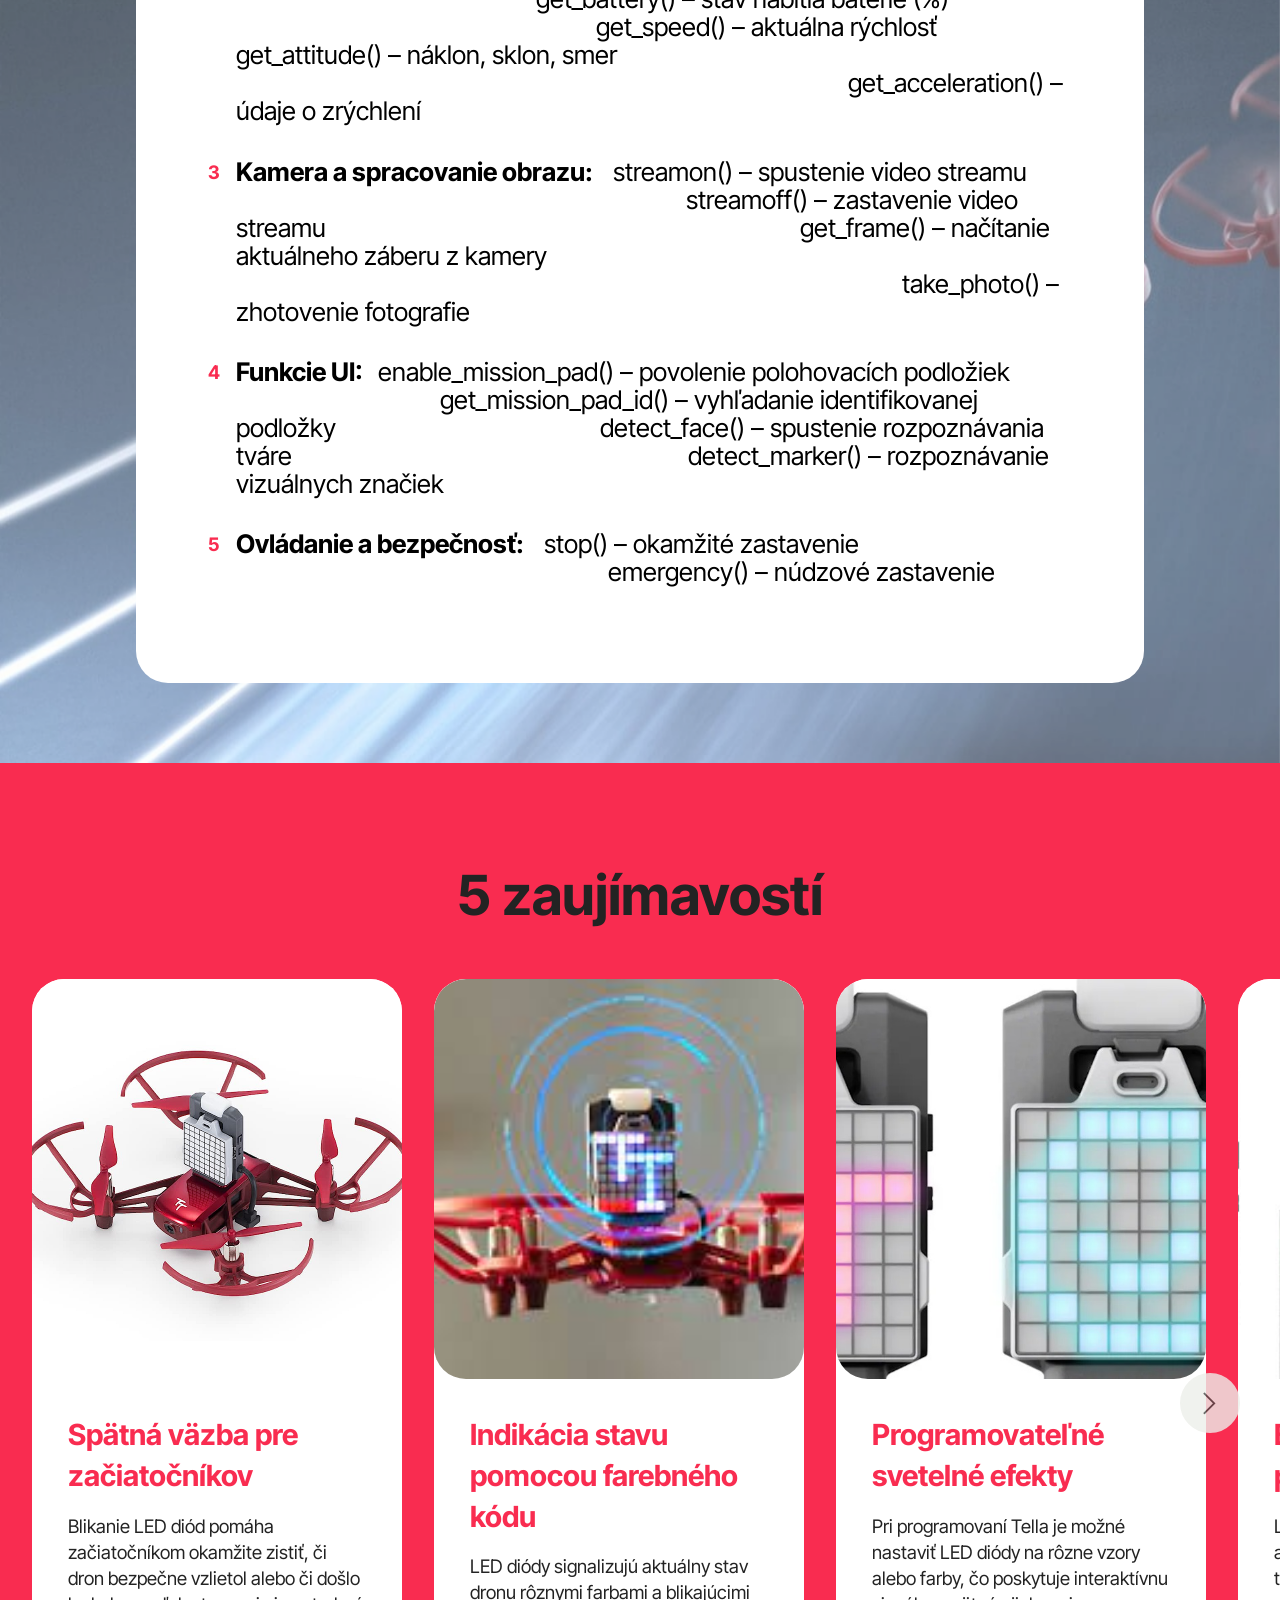
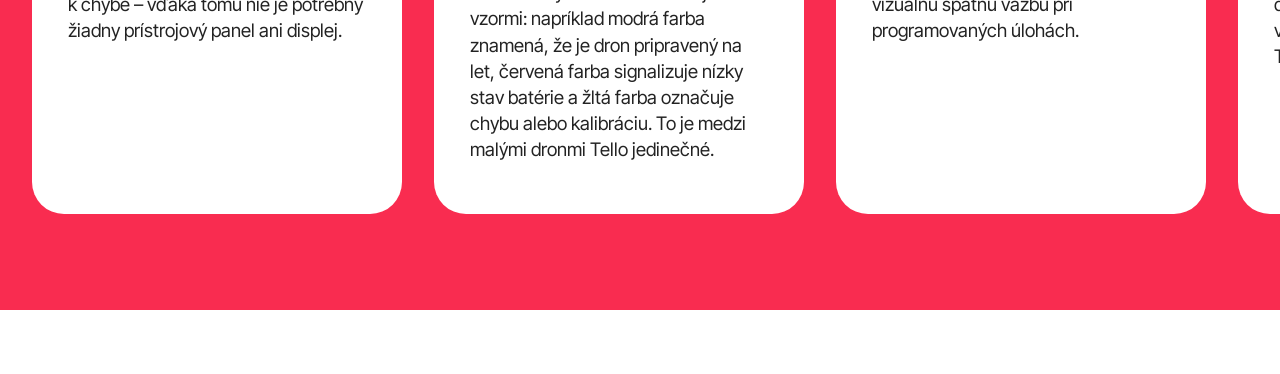
<file: TT.html>
<!DOCTYPE html>
<html  >
<head>
  <!-- Site made with Mobirise Website Builder v6.1.5, https://mobirise.com -->
  <meta charset="UTF-8">
  <meta http-equiv="X-UA-Compatible" content="IE=edge">
  <meta name="generator" content="Mobirise v6.1.5, mobirise.com">
  <meta name="viewport" content="width=device-width, initial-scale=1, minimum-scale=1">
  <link rel="shortcut icon" href="assets/images/mbr.png" type="image/x-icon">
  <meta name="description" content="">
  
  
  <title>DJI RoboMaster TT</title>
  <link rel="stylesheet" href="assets/web/assets/mobirise-icons2/mobirise2.css">
  <link rel="stylesheet" href="assets/bootstrap/css/bootstrap.min.css">
  <link rel="stylesheet" href="assets/parallax/jarallax.css">
  <link rel="stylesheet" href="assets/animatecss/animate.css">
  <link rel="stylesheet" href="assets/dropdown/css/style.css">
  <link rel="stylesheet" href="assets/theme/css/style.css">
  <link rel="preload" href="https://fonts.googleapis.com/css?family=Inter+Tight:100,200,300,400,500,600,700,800,900,100i,200i,300i,400i,500i,600i,700i,800i,900i&display=swap" as="style" onload="this.onload=null;this.rel='stylesheet'">
  <noscript><link rel="stylesheet" href="https://fonts.googleapis.com/css?family=Inter+Tight:100,200,300,400,500,600,700,800,900,100i,200i,300i,400i,500i,600i,700i,800i,900i&display=swap"></noscript>
  <link rel="preload" as="style" href="assets/mobirise/css/mbr-additional.css?v=OUmwl3"><link rel="stylesheet" href="assets/mobirise/css/mbr-additional.css?v=OUmwl3" type="text/css">

  
  
  
</head>
<body>
  
  <section data-bs-version="5.1" class="menu menu1 cid-v7rs1GnA71" once="menu" id="menu01-n">
	

	<nav class="navbar navbar-dropdown navbar-fixed-top navbar-expand-lg">
		<div class="container">
			<div class="navbar-brand">
				<span class="navbar-logo">
					<a href="index.html">
						<img src="assets/images/mbr.png" alt="Mobirise Website Builder" style="height: 3.5rem;">
					</a>
				</span>
				<span class="navbar-caption-wrap"><a class="navbar-caption text-black text-primary display-4" href="index.html">Programovanie dronov</a></span>
			</div>
			<button class="navbar-toggler" type="button" data-toggle="collapse" data-bs-toggle="collapse" data-target="#navbarSupportedContent" data-bs-target="#navbarSupportedContent" aria-controls="navbarNavAltMarkup" aria-expanded="false" aria-label="Toggle navigation">
				<div class="hamburger">
					<span></span>
					<span></span>
					<span></span>
					<span></span>
				</div>
			</button>
			<div class="collapse navbar-collapse" id="navbarSupportedContent">
				<ul class="navbar-nav nav-dropdown nav-right" data-app-modern-menu="true"><li class="nav-item">
						<a class="nav-link link text-info text-primary display-7" href="uvod.html"><span class="mobi-mbri mobi-mbri-search mbr-iconfont mbr-iconfont-btn"></span>Úvod</a>
					</li>
					<li class="nav-item">
						<a class="nav-link link text-info text-primary display-7" href="dron_skoly.html" aria-expanded="false"><span class="mobi-mbri mobi-mbri-idea mbr-iconfont mbr-iconfont-btn"></span>Drony vo vzdelávaní</a>
					</li>
					<li class="nav-item dropdown">
						<a class="nav-link link dropdown-toggle text-info display-7" href="page3.html" data-toggle="dropdown-submenu" data-bs-toggle="dropdown" data-bs-auto-close="outside" aria-expanded="false"><span class="mobi-mbri mobi-mbri-map-pin mbr-iconfont mbr-iconfont-btn"></span>Drony</a><div class="dropdown-menu" aria-labelledby="dropdown-530"><a class="dropdown-item text-info text-primary display-7" href="TT.html">DJI RoboMaster TT</a><a class="show dropdown-item text-info text-primary display-7" href="Tello.html">DJI Tello EDU</a><a class="show dropdown-item text-info text-primary display-7" href="CoDrone.html">CoDrone EDU</a><a class="show dropdown-item text-info text-primary display-7" href="Crazy.html">Crazyflie</a><a class="show dropdown-item text-info text-primary display-7" href="futbal.html">Skykick - Drone Soccer</a></div>
					</li><li class="nav-item"><a class="nav-link link text-info show text-primary display-7" href="ulohy.html"><span class="mobi-mbri mobi-mbri-contact-form mbr-iconfont mbr-iconfont-btn"></span>Úlohy</a></li></ul>
				
				
			</div>
		</div>
	</nav>
</section>

<section data-bs-version="5.1" class="header16 cid-v7VBaUBAdc mbr-parallax-background" id="header17-12">
  
  
  <div class="container-fluid">
    <div class="row">
      <div class="content-wrap col-12 col-md-12">
        <h1 class="mbr-section-title mbr-fonts-style mbr-white mb-4 display-1"><strong><em>DJI RoboMaster TT</em></strong></h1>
        
        
        <div class="mbr-section-btn"><a class="btn btn-white-outline display-7" href="https://youtu.be/qnJn6zHusSo?si=sbPkZdO9CpCF2lpa" target="_blank">Video</a></div>
      </div>
    </div>
  </div>
</section>

<section data-bs-version="5.1" class="features5 cid-v7VBdEeWdA" id="features05-13">
  

  
  
  <div class="container">
    <div class="row mb-5 justify-content-center">
      <div class="col-12 content-head">
        
        <h2 class="mbr-section-subtitle mbr-fonts-style align-center mb-0 mt-4 display-2"><strong><em>Učenie, programovanie a inovácie v jednom drone!</em></strong></h2>
      </div>
    </div>
    <div class="row">
      
      <div class="item features-without-image col-12 col-md-6 col-lg-4 item-mb active">
        <div class="item-wrapper">
          <div class="card-box align-left">
            <div class="iconfont-wrapper">
              <span class="mbr-iconfont mobi-mbri-hearth mobi-mbri"></span>
            </div>
            
            <p class="card-text mbr-fonts-style display-7"><strong>RoboMaster TT</strong> poskytuje vynikajúci základ pre robotické súťaže, ukážky a projektové vyučovanie. Rôzne úlohy – <strong>napríklad sledovanie dráhy, rozpoznávanie cieľa alebo úlohy autonómneho lietania</strong> – robia učenie motivujúcim a vzrušujúcim.<br>
            </p>

            
          </div>
        </div>
      </div><div class="item features-without-image col-12 col-md-6 col-lg-4 item-mb">
        <div class="item-wrapper">
          <div class="card-box align-left">
            <div class="iconfont-wrapper">
              <span class="mbr-iconfont mobi-mbri-growing-chart mobi-mbri"></span>
            </div>
            
            <p class="card-text mbr-fonts-style display-7">•<strong>Programovateľný vo viacerých jazykoch:</strong> podporuje vývoj založený na jazykoch Scratch, Python a Swift, vďaka čomu je vynikajúci pre začiatočníkov aj pokročilých.<br>•<strong>Funkcie založené na umelej inteligencii:</strong> rozpoznávanie tváre, sledovanie objektov a polohovanie pomáhajú pochopiť fungovanie umelej inteligencie.<br>•<strong>Modulárny a rozširovateľný:</strong> pomocou rôznych senzorov a príslušenstva (napr. diaľkomer, sledovač čiar) sa dá ľahko prispôsobiť.<br></p>

            
          </div>
        </div>
      </div><div class="item features-without-image col-12 col-md-6 col-lg-4 item-mb">
        <div class="item-wrapper">
          <div class="card-box align-left">
            <div class="iconfont-wrapper">
              <span class="mbr-iconfont mobi-mbri-android mobi-mbri"></span>
            </div>
            
            <p class="card-text mbr-fonts-style display-7"><strong>DJI RoboMaster TT (Tello Talent)</strong> je všestranný dronový robot určený na vzdelávacie účely, ktorý je ideálnou voľbou pre školy, krúžky a <strong>programy STEM. RoboMaster TT</strong> spája hravé učenie s reálnymi technologickými výzvami a zároveň rozvíja programátorské, problémové a kreatívne myslenie žiakov.<br>
            </p>

            
          </div>
        </div>
      </div>
      
    </div>
  </div>
</section>

<section data-bs-version="5.1" class="features030 cid-v7VESkW3HS" id="features030-15">
    
    
    <div class="mbr-overlay" style="opacity: 0.3; background-color: rgb(255, 255, 255);"></div>
    <div class="container">
        <div class="row justify-content-center">
            <div class="col-md-12 content-head mb-5">
                <h1 class="mbr-section-title mbr-fonts-style mb-0 display-1"><strong>Z čoho sa skladá?</strong></h1>
                
            </div>
        </div>
        <div class="row justify-content-center  blockContent">
            <div class="col-12 col-lg">
                <div class="item-wrapper align-left">
                    <div class="mbr-text counter-container mbr-fonts-style display-4">
                        <ol>
                            <li><strong>Dron RoboMaster TT </strong>s integrovanou kamerou, stabilným riadením letu a presným polohovacím systémom.&nbsp;</li><li><strong>Programovateľná riadiaca jednotka: </strong>Umožňuje ovládanie robota v jazykoch Scratch, Python alebo Swift.</li><li><strong>Inteligentné senzory: </strong>Medzi iným výškomer, akcelerometer, gyroskop a snímače polohy pre presný pohyb.</li><li><strong>Batéria a nabíjačka: </strong>Rýchlo vymeniteľná batéria, ktorá je ideálna pre nepretržité používanie počas hodín.</li><li><strong>Chránená konštrukcia: </strong>Odolný kryt a ochrana vrtule pre bezpečné použitie v interiéri.</li></ol>
                    </div>
                </div>
            </div>
            <div class="col-12 col-lg-6">
                <div class="image-wrapper mb-4">
                    <img class="w-100" src="assets/images/robomaster-tello-tt-talent-550.jpg" alt="Mobirise Website Builder">
                </div>
            </div>

        </div>
    </div>
</section>

<section data-bs-version="5.1" class="article07 cid-v7VGfqH0cX mbr-parallax-background" id="article19-16">
  

  
  <div class="mbr-overlay" style="opacity: 0.3; background-color: rgb(255, 255, 255);">
  </div>
  <div class="container">
    <div class="row justify-content-center">
      <div class="card col-md-12 col-lg-10">
        <div class="card-wrapper">
          <div class="col-12 content-head mt-3">
            <h3 class="mbr-section-title mbr-fonts-style align-center mb-0 display-2"><strong>Príkazy v jazyku Python:</strong></h3>
            
          </div>
          <div class="card-box align-left mt-4">
            <div class="mbr-text counter-container mbr-fonts-style display-7">
              <ol>
                <li><strong>Základné letecké príkazy:&nbsp; &nbsp;<span style="font-size: 25.6px;">takeoff() – vzlet&nbsp; &nbsp; &nbsp; &nbsp; &nbsp; &nbsp; &nbsp; &nbsp; &nbsp; &nbsp; &nbsp; &nbsp; &nbsp; &nbsp; &nbsp; &nbsp; &nbsp; &nbsp; &nbsp; &nbsp; &nbsp; &nbsp; &nbsp; &nbsp; &nbsp; &nbsp; &nbsp; &nbsp; &nbsp; &nbsp; &nbsp; &nbsp; &nbsp; &nbsp; &nbsp; &nbsp; &nbsp; &nbsp; &nbsp; &nbsp; &nbsp; &nbsp; &nbsp; &nbsp; &nbsp; &nbsp; &nbsp; &nbsp; &nbsp; &nbsp; &nbsp; &nbsp; &nbsp; &nbsp; &nbsp; &nbsp; &nbsp; &nbsp; &nbsp; &nbsp; &nbsp;&nbsp;</span></strong><strong style="font-size: calc(1.07rem + 0.13 * ((100vw - 62rem) / 25));"><span style="font-size: 25.6px;">land() – pristátie                                                                                                                         forward(x) – pohyb dopredu (cm)&nbsp; &nbsp; &nbsp; &nbsp; &nbsp; &nbsp; &nbsp; &nbsp; &nbsp; &nbsp; &nbsp; &nbsp; &nbsp; &nbsp; &nbsp; &nbsp; &nbsp; &nbsp; &nbsp; &nbsp; &nbsp; &nbsp; &nbsp; &nbsp; &nbsp; &nbsp; &nbsp; &nbsp; &nbsp; &nbsp; back(x) – pohyb dozadu (cm)&nbsp; &nbsp; &nbsp; &nbsp; &nbsp; &nbsp; &nbsp; &nbsp; &nbsp; &nbsp; &nbsp; &nbsp; &nbsp; &nbsp; &nbsp; &nbsp; &nbsp; &nbsp; &nbsp; &nbsp; &nbsp; &nbsp; &nbsp; &nbsp; &nbsp; &nbsp; &nbsp; &nbsp; &nbsp; &nbsp; &nbsp; &nbsp; &nbsp; &nbsp; &nbsp; &nbsp; &nbsp; &nbsp; &nbsp; &nbsp; &nbsp; &nbsp; &nbsp; &nbsp; &nbsp; &nbsp; &nbsp; &nbsp; &nbsp; left(x) – pohyb doľava (cm)&nbsp; &nbsp; &nbsp; &nbsp; &nbsp; &nbsp; &nbsp; &nbsp; &nbsp; &nbsp; &nbsp; &nbsp; &nbsp; &nbsp; &nbsp; &nbsp; &nbsp; &nbsp; &nbsp; &nbsp; &nbsp; &nbsp; &nbsp; &nbsp; &nbsp; &nbsp; &nbsp; &nbsp; &nbsp; &nbsp; &nbsp; &nbsp; &nbsp; &nbsp; &nbsp; &nbsp; &nbsp; &nbsp; &nbsp; &nbsp; &nbsp; &nbsp; &nbsp; &nbsp; &nbsp; &nbsp; &nbsp; &nbsp; &nbsp; &nbsp; &nbsp; </span></strong><strong style="font-size: calc(1.07rem + 0.13 * ((100vw - 62rem) / 25));"><span style="font-size: 25.6px;">right(x) – pohyb doprava (cm)&nbsp; &nbsp; &nbsp; &nbsp; &nbsp; &nbsp; &nbsp; &nbsp; &nbsp; &nbsp; &nbsp; &nbsp; &nbsp; &nbsp; &nbsp; &nbsp; &nbsp; &nbsp; &nbsp; &nbsp; &nbsp; &nbsp; &nbsp; &nbsp; &nbsp; &nbsp; &nbsp; &nbsp; &nbsp; &nbsp; &nbsp; &nbsp; &nbsp; &nbsp; &nbsp; &nbsp; &nbsp; &nbsp; &nbsp; &nbsp; &nbsp; &nbsp; &nbsp; &nbsp; &nbsp; &nbsp; &nbsp; &nbsp; up(x) – stúpanie (cm)&nbsp; &nbsp; &nbsp; &nbsp; &nbsp; &nbsp; &nbsp; &nbsp; &nbsp; &nbsp; &nbsp; &nbsp; &nbsp; &nbsp; &nbsp; &nbsp; &nbsp; &nbsp; &nbsp; &nbsp; &nbsp; &nbsp; &nbsp; &nbsp; &nbsp; &nbsp; &nbsp; &nbsp; &nbsp; &nbsp; &nbsp; &nbsp; &nbsp; &nbsp; &nbsp; &nbsp; &nbsp; &nbsp; &nbsp; &nbsp; &nbsp; &nbsp; &nbsp; &nbsp; &nbsp; &nbsp; &nbsp; &nbsp; &nbsp; &nbsp; &nbsp; &nbsp; &nbsp; &nbsp; &nbsp; &nbsp; down(x) – klesanie (cm)&nbsp; &nbsp; &nbsp; &nbsp; &nbsp; &nbsp; &nbsp; &nbsp; &nbsp; &nbsp; &nbsp; &nbsp; &nbsp; &nbsp; &nbsp; &nbsp; &nbsp; &nbsp; &nbsp; &nbsp; &nbsp; &nbsp; &nbsp; &nbsp; &nbsp; &nbsp; &nbsp; &nbsp; &nbsp; &nbsp; &nbsp; &nbsp; &nbsp; &nbsp; &nbsp; &nbsp; &nbsp; &nbsp; &nbsp; &nbsp; &nbsp; &nbsp; &nbsp; &nbsp; &nbsp; &nbsp; &nbsp; &nbsp; &nbsp; &nbsp; &nbsp; &nbsp; &nbsp; &nbsp; cw(x) – otáčanie (stupňov)</span></strong></li><li><strong style="font-size: 1.6rem;">Príkazy senzorov:&nbsp; &nbsp; </strong><span style="font-size: 1.6rem;">get_height() – zistenie aktuálnej výšky&nbsp; &nbsp; &nbsp; &nbsp; &nbsp; &nbsp; &nbsp; &nbsp; &nbsp; &nbsp; &nbsp; &nbsp; &nbsp; &nbsp; &nbsp; &nbsp; &nbsp; &nbsp; &nbsp; &nbsp; &nbsp; &nbsp; &nbsp; &nbsp; &nbsp; &nbsp; &nbsp; &nbsp; &nbsp; &nbsp; &nbsp; &nbsp; &nbsp; &nbsp; &nbsp; &nbsp; &nbsp; &nbsp; &nbsp; &nbsp; &nbsp; get_battery() – stav nabitia batérie (%)&nbsp; &nbsp; &nbsp; &nbsp; &nbsp; &nbsp; &nbsp; &nbsp; &nbsp; &nbsp; &nbsp; &nbsp; &nbsp; &nbsp; &nbsp; &nbsp; &nbsp; &nbsp; &nbsp; &nbsp; &nbsp; &nbsp; &nbsp; &nbsp; &nbsp; &nbsp; &nbsp; &nbsp; &nbsp; &nbsp; &nbsp; &nbsp; &nbsp; &nbsp; &nbsp; &nbsp; &nbsp; &nbsp; &nbsp; &nbsp; &nbsp; get_speed() – aktuálna rýchlosť                                                                                             get_attitude() – náklon, sklon, smer&nbsp; &nbsp; &nbsp; &nbsp; &nbsp; &nbsp; &nbsp; &nbsp; &nbsp; &nbsp; &nbsp; &nbsp; &nbsp; &nbsp; &nbsp; &nbsp; &nbsp; &nbsp; &nbsp; &nbsp; &nbsp; &nbsp; &nbsp; &nbsp; &nbsp; &nbsp; &nbsp; &nbsp; &nbsp; &nbsp; &nbsp; &nbsp; &nbsp; &nbsp; &nbsp; &nbsp; &nbsp; &nbsp; &nbsp; &nbsp; &nbsp; &nbsp; &nbsp; &nbsp; &nbsp; &nbsp; &nbsp; &nbsp; &nbsp; &nbsp; &nbsp; &nbsp; &nbsp; &nbsp; &nbsp; &nbsp; &nbsp; &nbsp; &nbsp; &nbsp; &nbsp; &nbsp; &nbsp; &nbsp; &nbsp; &nbsp; &nbsp; &nbsp; &nbsp; &nbsp; &nbsp; &nbsp; &nbsp; &nbsp; &nbsp; &nbsp; &nbsp; &nbsp; &nbsp; &nbsp; &nbsp; &nbsp; &nbsp; &nbsp; &nbsp; &nbsp; &nbsp; &nbsp; &nbsp; &nbsp; get_acceleration() – údaje o zrýchlení</span></li><li><span style="font-size: 1.6rem;"><strong>Kamera a spracovanie obrazu:&nbsp; &nbsp; </strong>streamon() – spustenie video streamu&nbsp; &nbsp; &nbsp; &nbsp; &nbsp; &nbsp; &nbsp; &nbsp; &nbsp; &nbsp; &nbsp; &nbsp; &nbsp; &nbsp; &nbsp; &nbsp; &nbsp; &nbsp; &nbsp; &nbsp; &nbsp; &nbsp; &nbsp; &nbsp; &nbsp; &nbsp; &nbsp; &nbsp; &nbsp; &nbsp; &nbsp; &nbsp; &nbsp; &nbsp; &nbsp; &nbsp; &nbsp; &nbsp; &nbsp; &nbsp; &nbsp; &nbsp;streamoff() – zastavenie video streamu&nbsp; &nbsp; &nbsp; &nbsp; &nbsp; &nbsp; &nbsp; &nbsp; &nbsp; &nbsp; &nbsp; &nbsp; &nbsp; &nbsp; &nbsp; &nbsp; &nbsp; &nbsp; &nbsp; &nbsp; &nbsp; &nbsp; &nbsp; &nbsp; &nbsp; &nbsp; &nbsp; &nbsp; &nbsp; &nbsp; &nbsp; &nbsp; &nbsp; &nbsp; &nbsp; &nbsp; &nbsp; &nbsp; &nbsp; &nbsp;get_frame() – načítanie aktuálneho záberu z kamery&nbsp; &nbsp; &nbsp; &nbsp; &nbsp; &nbsp; &nbsp; &nbsp; &nbsp; &nbsp; &nbsp; &nbsp; &nbsp; &nbsp; &nbsp; &nbsp; &nbsp; &nbsp; &nbsp; &nbsp; &nbsp; &nbsp; &nbsp; &nbsp; &nbsp; &nbsp; &nbsp; &nbsp; &nbsp; &nbsp; &nbsp; &nbsp; &nbsp; &nbsp; &nbsp; &nbsp; &nbsp; &nbsp; &nbsp; &nbsp; &nbsp; &nbsp; &nbsp; &nbsp; &nbsp; &nbsp; &nbsp; &nbsp; &nbsp; &nbsp; &nbsp; &nbsp; &nbsp; &nbsp; &nbsp; &nbsp; &nbsp; &nbsp; &nbsp; &nbsp; &nbsp; &nbsp; &nbsp; &nbsp; &nbsp; &nbsp; &nbsp; &nbsp; &nbsp; &nbsp; &nbsp; &nbsp; &nbsp; &nbsp; &nbsp; &nbsp; &nbsp; &nbsp; &nbsp; &nbsp; &nbsp; &nbsp; &nbsp; &nbsp; &nbsp; &nbsp; &nbsp; &nbsp; &nbsp; &nbsp; &nbsp; &nbsp; &nbsp; &nbsp; &nbsp; &nbsp; &nbsp; &nbsp; &nbsp; &nbsp;take_photo() – zhotovenie fotografie</span></li><li><strong style="font-size: 1.6rem;">Funkcie UI:&nbsp; &nbsp;</strong><span style="font-size: 1.6rem;">enable_mission_pad() – povolenie polohovacích podložiek&nbsp; &nbsp; &nbsp; &nbsp; &nbsp; &nbsp; &nbsp; &nbsp; &nbsp; &nbsp; &nbsp; &nbsp; &nbsp; &nbsp; &nbsp; &nbsp; &nbsp; &nbsp; &nbsp; &nbsp; &nbsp; &nbsp; &nbsp; get_mission_pad_id() – vyhľadanie identifikovanej podložky&nbsp; &nbsp; &nbsp; &nbsp; &nbsp; &nbsp; &nbsp; &nbsp; &nbsp; &nbsp; &nbsp; &nbsp; &nbsp; &nbsp; &nbsp; &nbsp; &nbsp; &nbsp; &nbsp; &nbsp; &nbsp; &nbsp; detect_face() – spustenie rozpoznávania tváre&nbsp; &nbsp; &nbsp; &nbsp; &nbsp; &nbsp; &nbsp; &nbsp; &nbsp; &nbsp; &nbsp; &nbsp; &nbsp; &nbsp; &nbsp; &nbsp; &nbsp; &nbsp; &nbsp; &nbsp; &nbsp; &nbsp; &nbsp; &nbsp; &nbsp; &nbsp; &nbsp; &nbsp; &nbsp; &nbsp; &nbsp; &nbsp; &nbsp; detect_marker() – rozpoznávanie vizuálnych značiek</span></li><li><strong style="font-size: 1.6rem;">Ovládanie a bezpečnosť:&nbsp; &nbsp; </strong><span style="font-size: 1.6rem;">stop() – okamžité zastavenie&nbsp; &nbsp; &nbsp; &nbsp; &nbsp; &nbsp; &nbsp; &nbsp; &nbsp; &nbsp; &nbsp; &nbsp; &nbsp; &nbsp; &nbsp; &nbsp; &nbsp; &nbsp; &nbsp; &nbsp; &nbsp; &nbsp; &nbsp; &nbsp; &nbsp; &nbsp; &nbsp; &nbsp; &nbsp; &nbsp; &nbsp; &nbsp; &nbsp; &nbsp; &nbsp; &nbsp; &nbsp; &nbsp; &nbsp; &nbsp; &nbsp; &nbsp; &nbsp; &nbsp; &nbsp; &nbsp; &nbsp; &nbsp; &nbsp; emergency() – núdzové zastavenie</span></li></ol>
            </div>
          </div>
        </div>
      </div>
    </div>
  </div>
</section>

<section data-bs-version="5.1" class="features017 mbr-embla cid-v8AH4qSQiT" id="features017-1t">
	
	
	<div class="position-relative">
		<div class="container-fluid">
			<div class="row justify-content-center">
				<div class="col-12 content-head">
					<div class="mbr-section-head mb-5">
						<h4 class="mbr-section-title mbr-fonts-style align-center mb-0 display-2"><strong>5 zaujímavostí</strong></h4>
						
					</div>
				</div>
			</div>
		</div>

		<div class="embla" data-skip-snaps="true" data-align="center" data-contain-scroll="trimSnaps" data-auto-play-interval="5" data-draggable="true">
			<div class="embla__viewport container-fluid">
				<div class="embla__container">
					<div class="embla__slide slider-image item active" style="margin-left: 1rem; margin-right: 1rem;">
						<div class="slide-content">
							<div class="item-img">
								<div class="item-wrapper">
									<img src="assets/images/dji-robomaster-tt-standard-set1.png" alt="Mobirise Website Builder" title="" data-slide-to="1" data-bs-slide-to="1">
								</div>
							</div>
							<div class="item-content">
								<h5 class="item-title mbr-fonts-style display-5"><strong>Spätná väzba pre začiatočníkov</strong></h5>
								
								<p class="mbr-text mbr-fonts-style mt-3 display-7">
									Blikanie LED diód pomáha začiatočníkom okamžite zistiť, či dron bezpečne vzlietol alebo či došlo k chybe – vďaka tomu nie je potrebný žiadny prístrojový panel ani displej.
								</p>
							</div>

							
						</div>
					</div>
					<div class="embla__slide slider-image item" style="margin-left: 1rem; margin-right: 1rem;">
						<div class="slide-content">
							<div class="item-img">
								<div class="item-wrapper">
									<img src="assets/images/images-4.jpg" alt="Mobirise Website Builder" title="" data-slide-to="2" data-bs-slide-to="2">
								</div>
							</div>
							<div class="item-content">
								<h5 class="item-title mbr-fonts-style display-5"><strong>Indikácia stavu pomocou farebného kódu</strong></h5>
								
								<p class="mbr-text mbr-fonts-style mt-3 display-7">
									LED diódy signalizujú aktuálny stav dronu rôznymi farbami a blikajúcimi vzormi: napríklad modrá farba znamená, že je dron pripravený na let, červená farba signalizuje nízky stav batérie a žltá farba označuje chybu alebo kalibráciu. To je medzi malými dronmi Tello jedinečné.
								</p>
							</div>
							
						</div>
					</div>
					<div class="embla__slide slider-image item" style="margin-left: 1rem; margin-right: 1rem;">
						<div class="slide-content">
							<div class="item-img">
								<div class="item-wrapper">
									<img src="assets/images/027678928c824d6cafce9cf8272303c1tplv-k3u1fbpfcp-zoom-in-crop-mark-1512-0.jpeg" alt="Mobirise Website Builder" title="" data-slide-to="3" data-bs-slide-to="3">
								</div>
							</div>
							<div class="item-content">
								<h5 class="item-title mbr-fonts-style display-5"><strong>Programovateľné svetelné efekty</strong></h5>
								
								<p class="mbr-text mbr-fonts-style mt-3 display-7">
									Pri programovaní Tella je možné nastaviť LED diódy na rôzne vzory alebo farby, čo poskytuje interaktívnu vizuálnu spätnú väzbu pri programovaných úlohách.
								</p>
							</div>
							
						</div>
					</div>
					<div class="embla__slide slider-image item" style="margin-left: 1rem; margin-right: 1rem;">
						<div class="slide-content">
							<div class="item-img">
								<div class="item-wrapper">
									<img src="assets/images/20230712-61509.jpeg" alt="Mobirise Website Builder" title="" data-slide-to="4" data-bs-slide-to="4">
								</div>
							</div>
							<div class="item-content">
								<h5 class="item-title mbr-fonts-style display-5"><strong>Energeticky úsporná prevádzka</strong></h5>
								
								<p class="mbr-text mbr-fonts-style mt-3 display-7">
									LED diódy automaticky znížia jas alebo sa vypnú, ak je batéria dronu takmer vybitá, čím sa maximalizuje doba letu, čo je jedinečné riešenie vzhľadom na kompaktnú konštrukciu Tella.
								</p>
							</div>
							
						</div>
					</div>
					<div class="embla__slide slider-image item" style="margin-left: 1rem; margin-right: 1rem;">
						<div class="slide-content">
							<div class="item-img">
								<div class="item-wrapper">
									<img src="assets/images/dji-robomaster-tello-talent-3.jpeg" alt="Mobirise Website Builder" title="" data-slide-to="5" data-bs-slide-to="5">
								</div>
							</div>
							<div class="item-content">
								<h5 class="item-title mbr-fonts-style display-5"><strong>Indikátor spojenia</strong></h5>
								
								<p class="mbr-text mbr-fonts-style mt-3 display-7">
									Ak dron stratí spojenie s ovládačom alebo telefónom, blikajúce LED diódy vás na to okamžite upozornia – čo je veľmi užitočné pri lietaní v interiéri.
								</p>
							</div>
							
						</div>
					</div>
					
					
					
				</div>
			</div>
			<button class="embla__button embla__button--prev">
				<span class="mobi-mbri mobi-mbri-arrow-prev mbr-iconfont" aria-hidden="true"></span>
				<span class="sr-only visually-hidden visually-hidden visually-hidden">Previous</span>
			</button>
			<button class="embla__button embla__button--next">
				<span class="mobi-mbri mobi-mbri-arrow-next mbr-iconfont" aria-hidden="true"></span>
				<span class="sr-only visually-hidden visually-hidden visually-hidden">Next</span>
			</button>
		</div>
	</div>
</section><section class="display-7" style="padding: 0;align-items: center;justify-content: center;flex-wrap: wrap;    align-content: center;display: flex;position: relative;height: 4rem;"><a href="https://mobiri.se/" style="flex: 1 1;height: 4rem;position: absolute;width: 100%;z-index: 1;"><img alt="" style="height: 4rem;" src="[data-uri]"></a><p style="margin: 0;text-align: center;" class="display-7">&#8204;</p><a style="z-index:1" href="https://mobirise.com/drag-drop-website-builder.html">Drag and Drop Website Builder</a></section><script src="assets/bootstrap/js/bootstrap.bundle.min.js"></script>  <script src="assets/parallax/jarallax.js"></script>  <script src="assets/smoothscroll/smooth-scroll.js"></script>  <script src="assets/ytplayer/index.js"></script>  <script src="assets/dropdown/js/navbar-dropdown.js"></script>  <script src="assets/embla/embla.min.js"></script>  <script src="assets/embla/script.js"></script>  <script src="assets/theme/js/script.js"></script>  
  
  
  <input name="animation" type="hidden">
  </body>
</html>
</file>
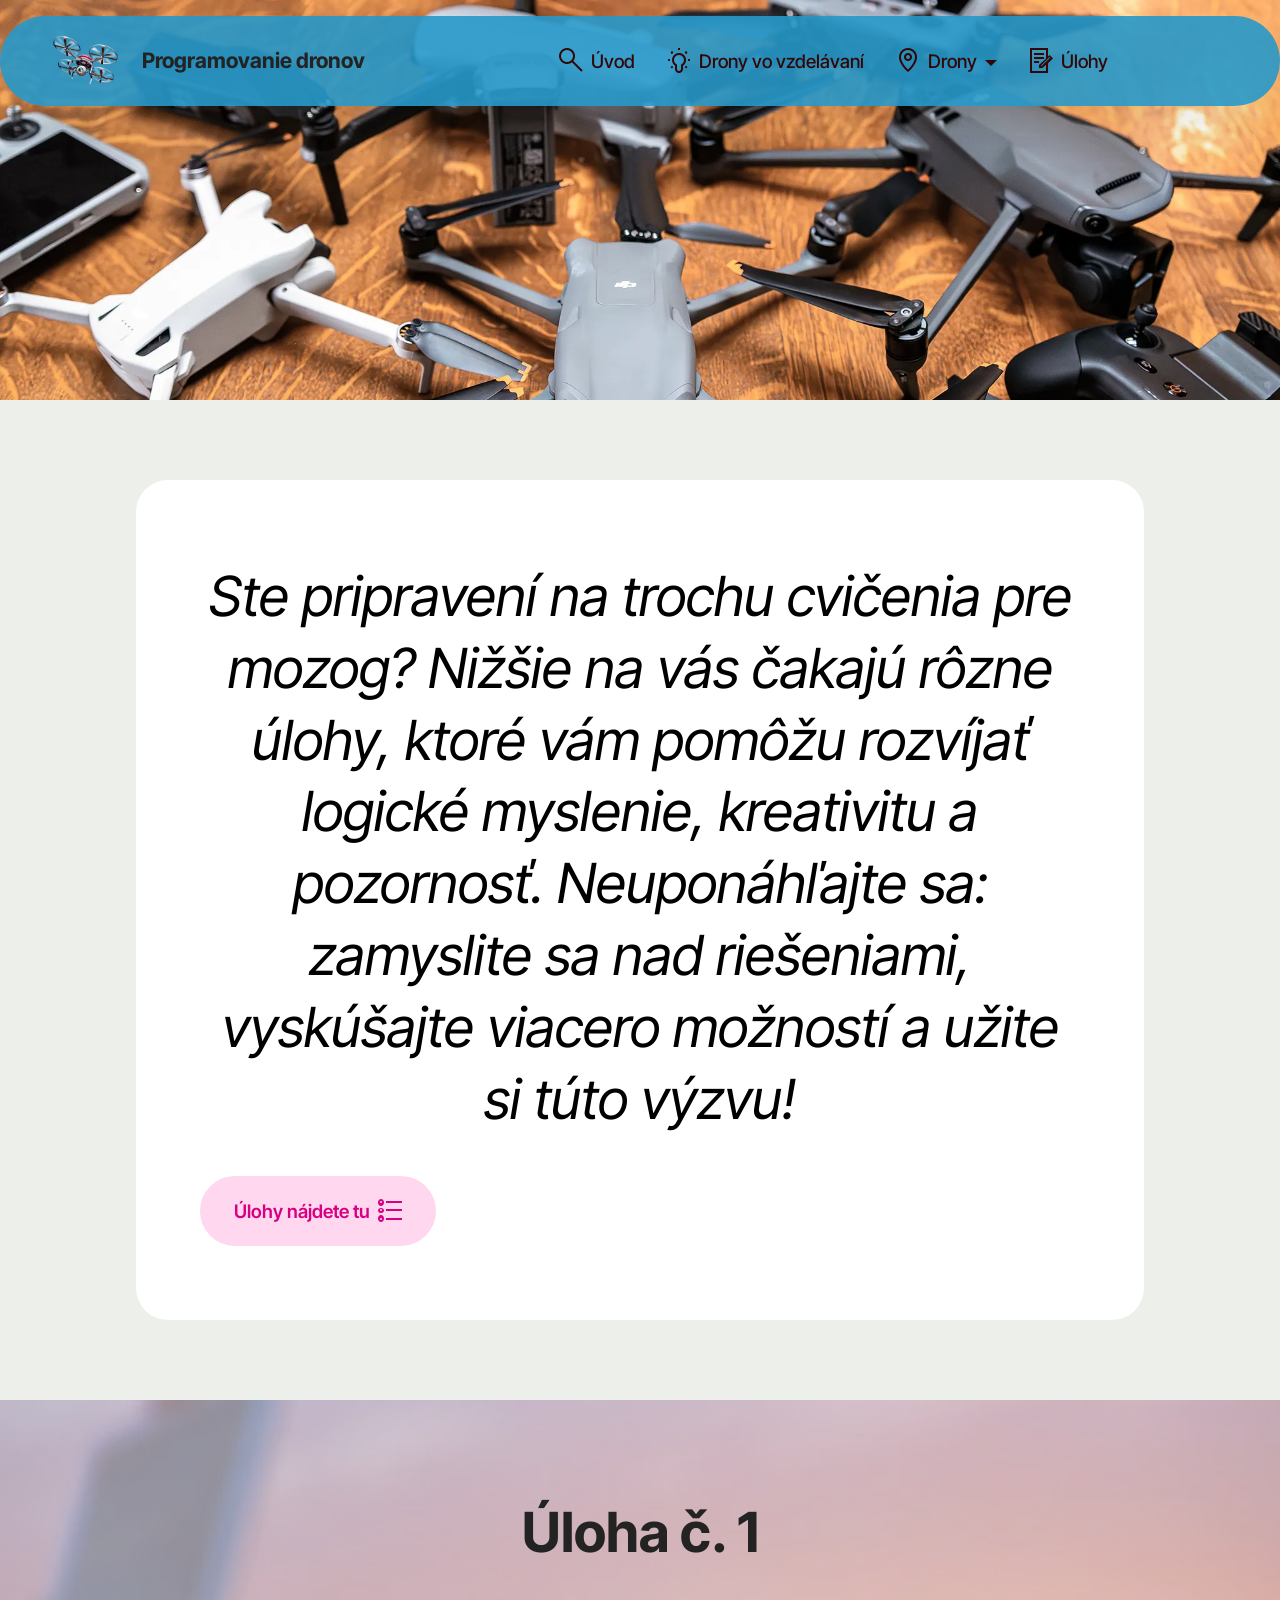
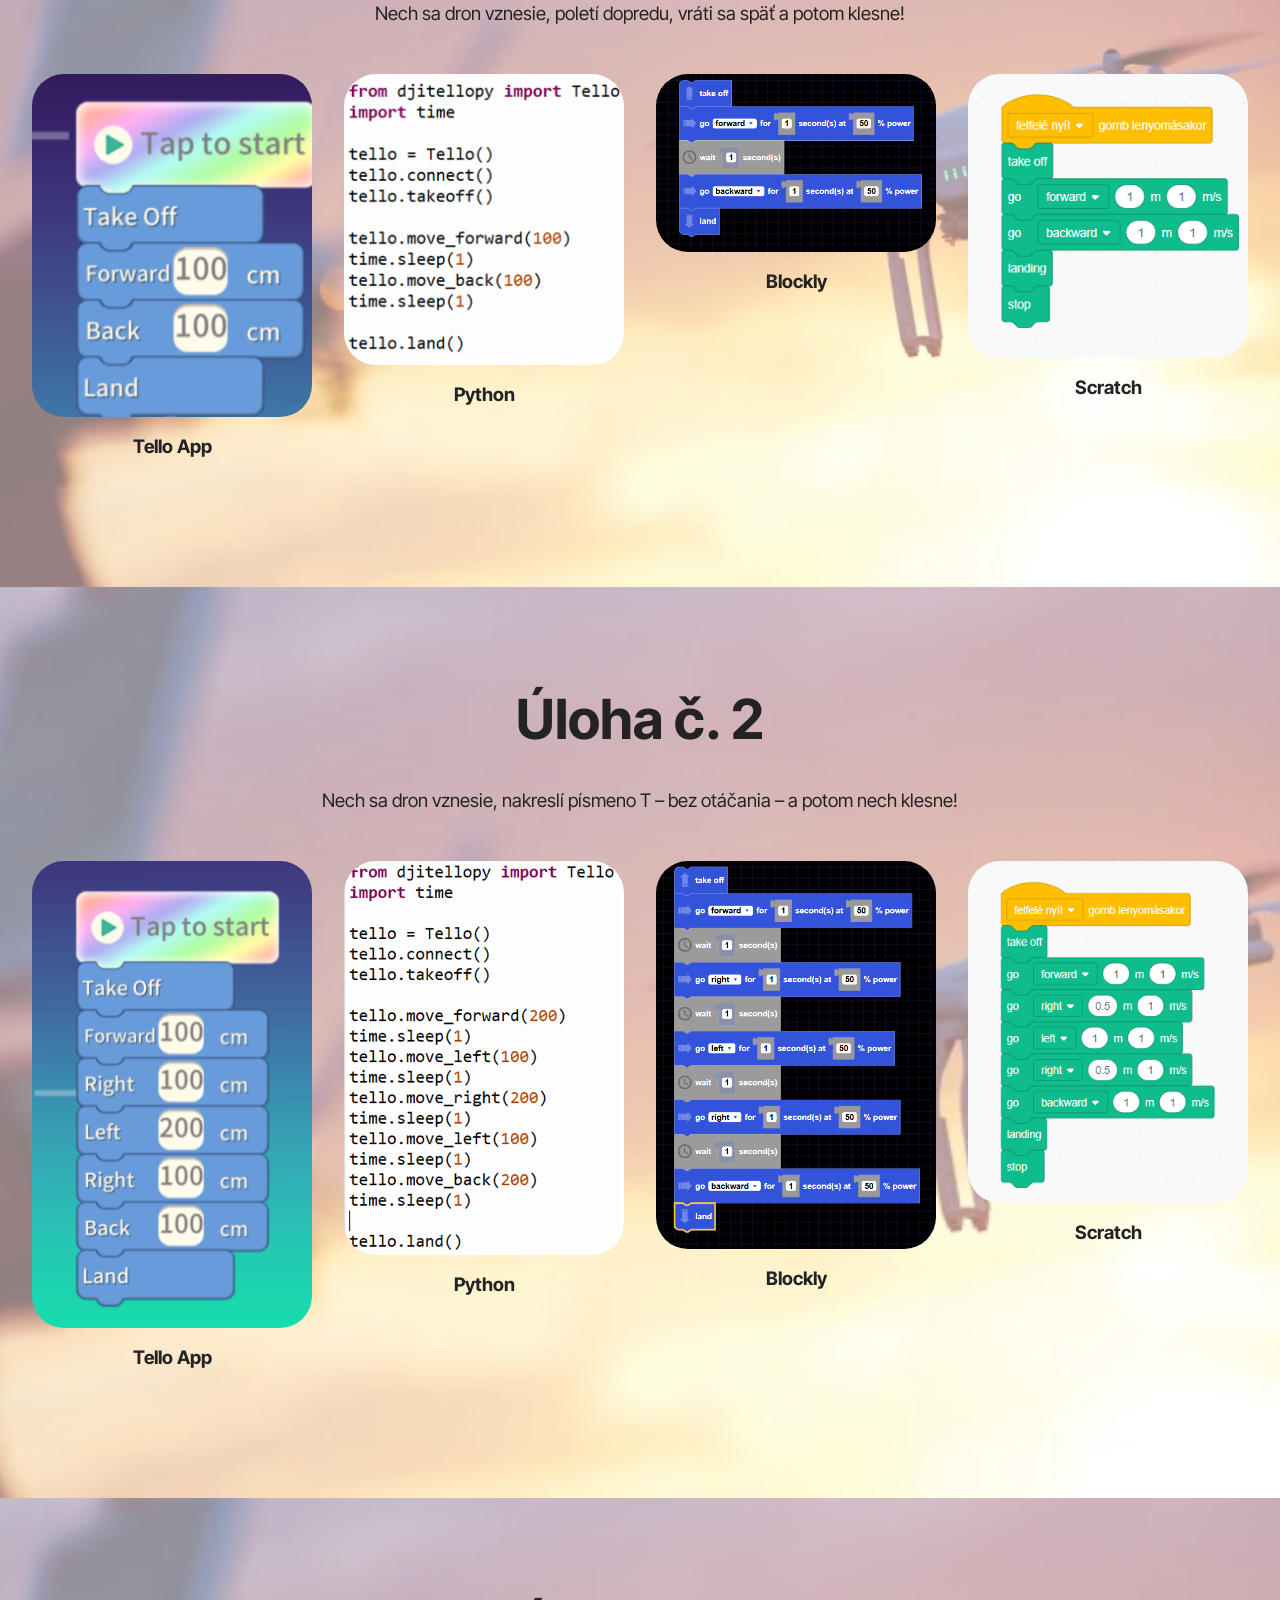
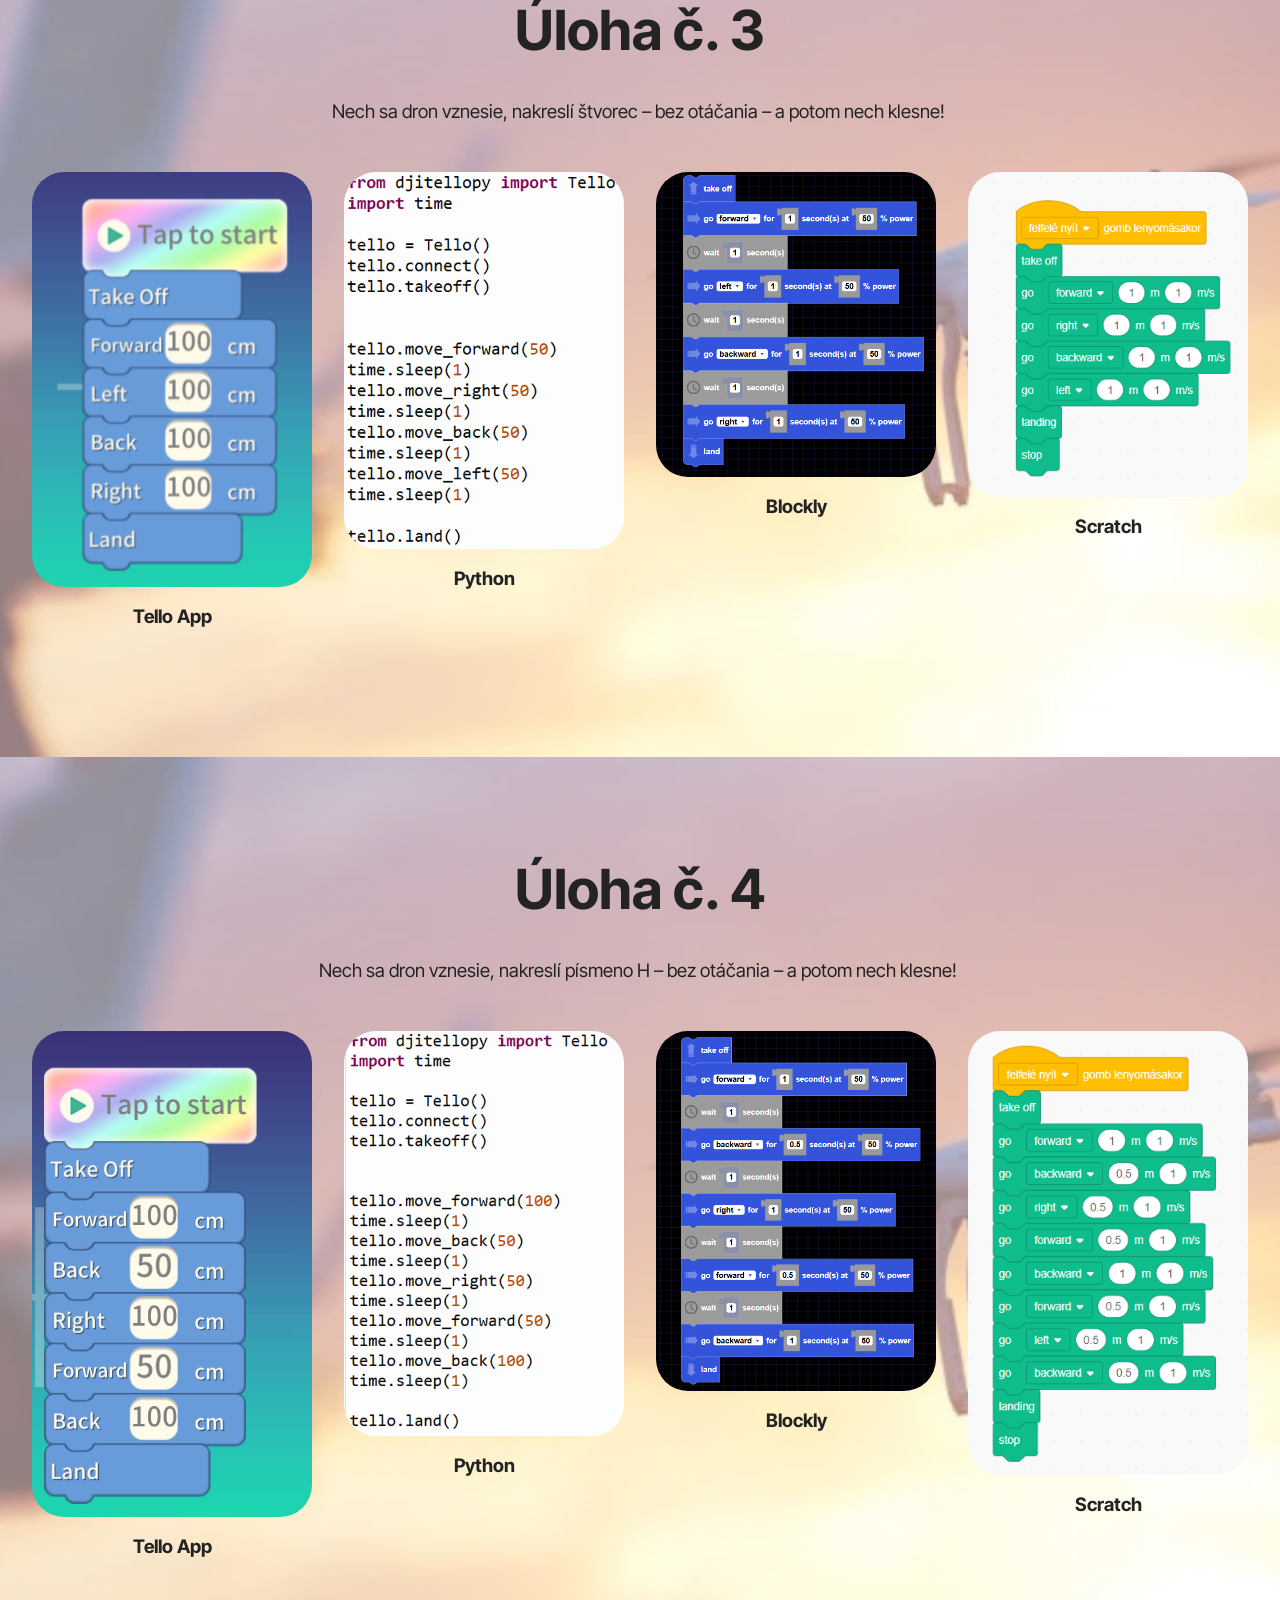
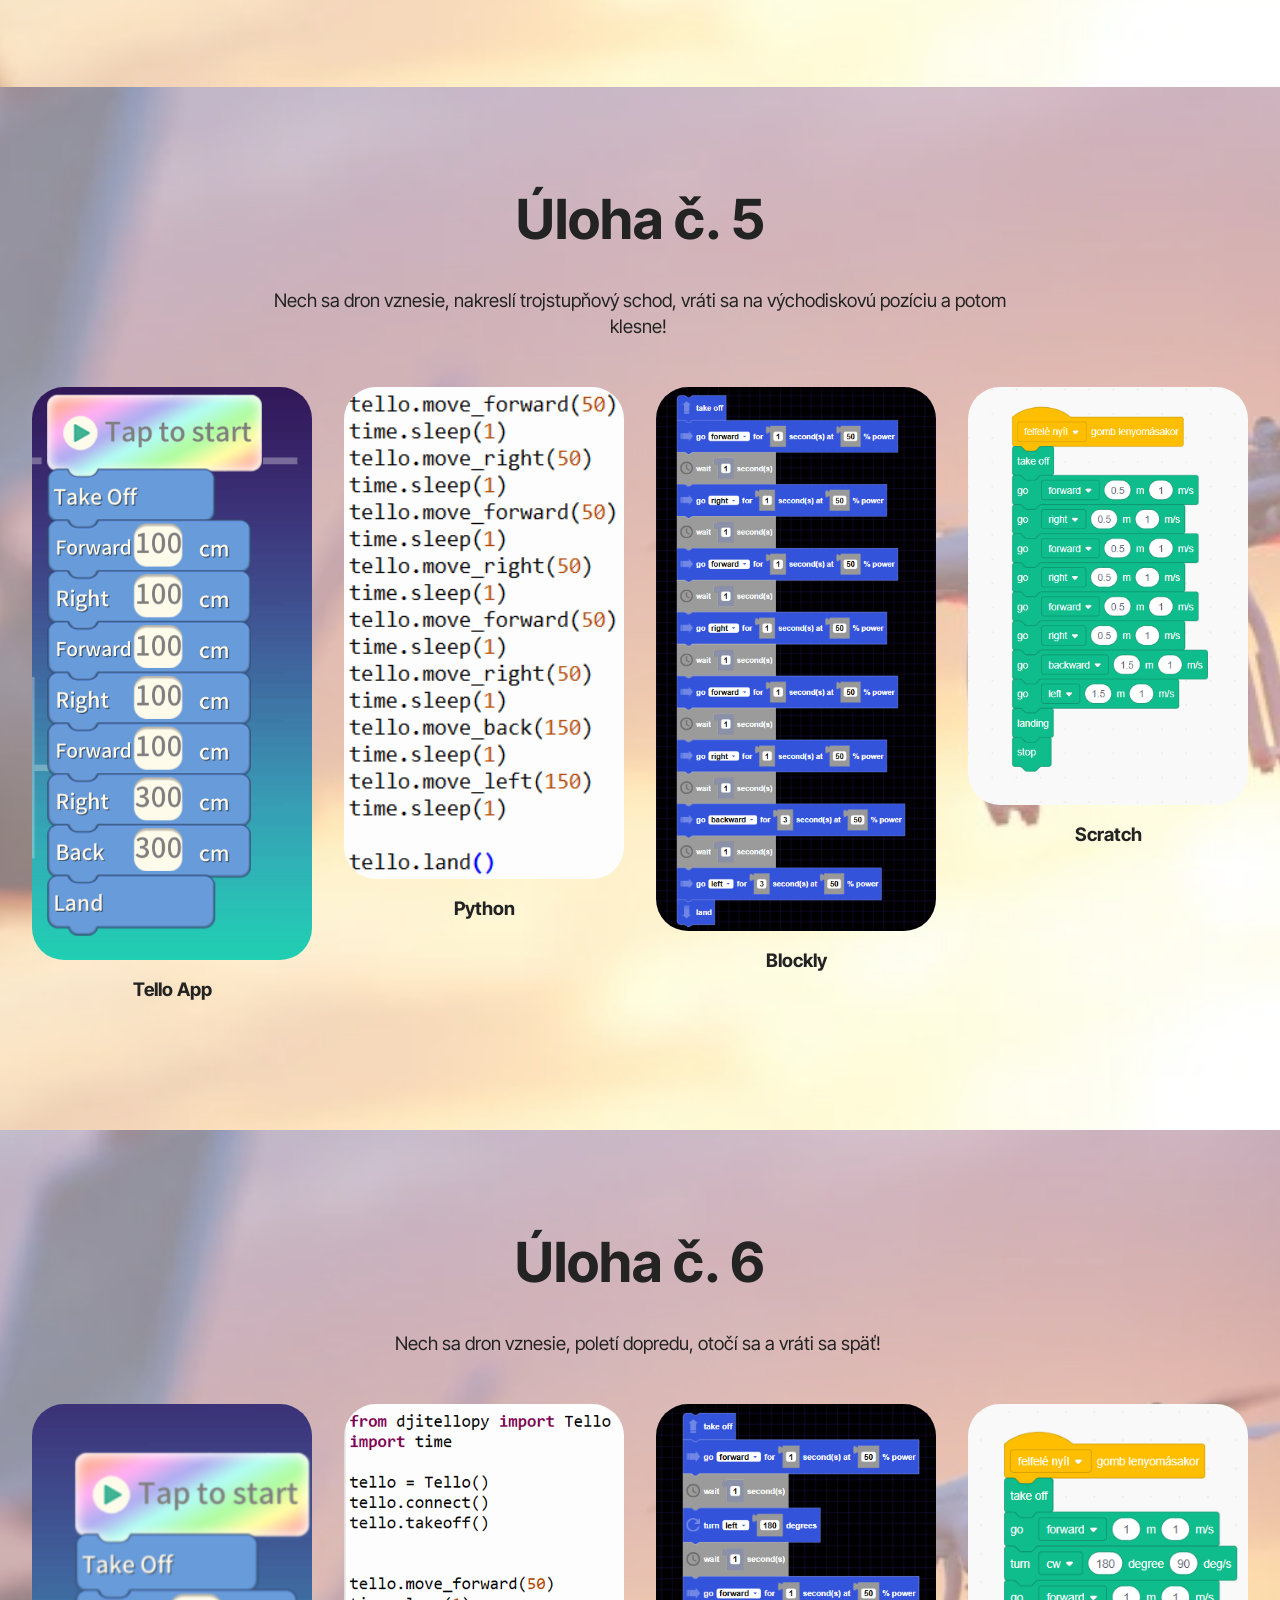
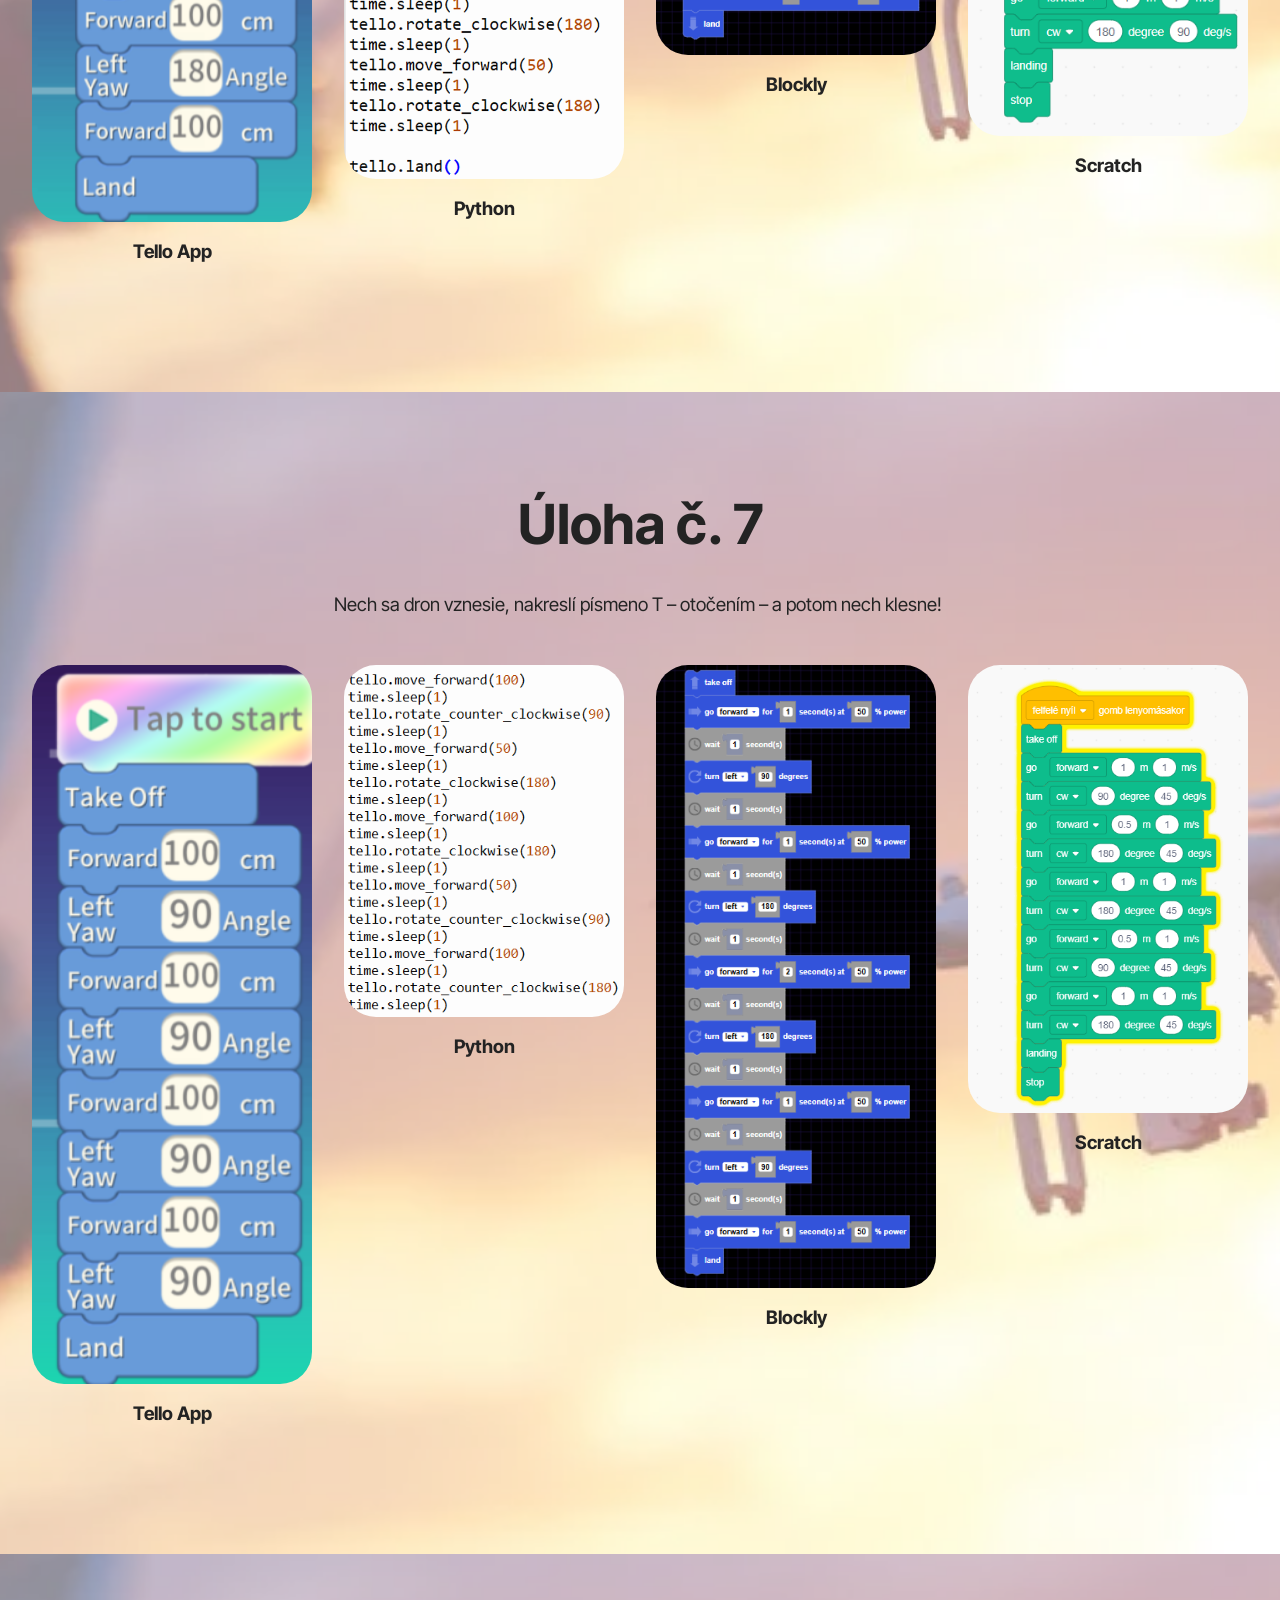
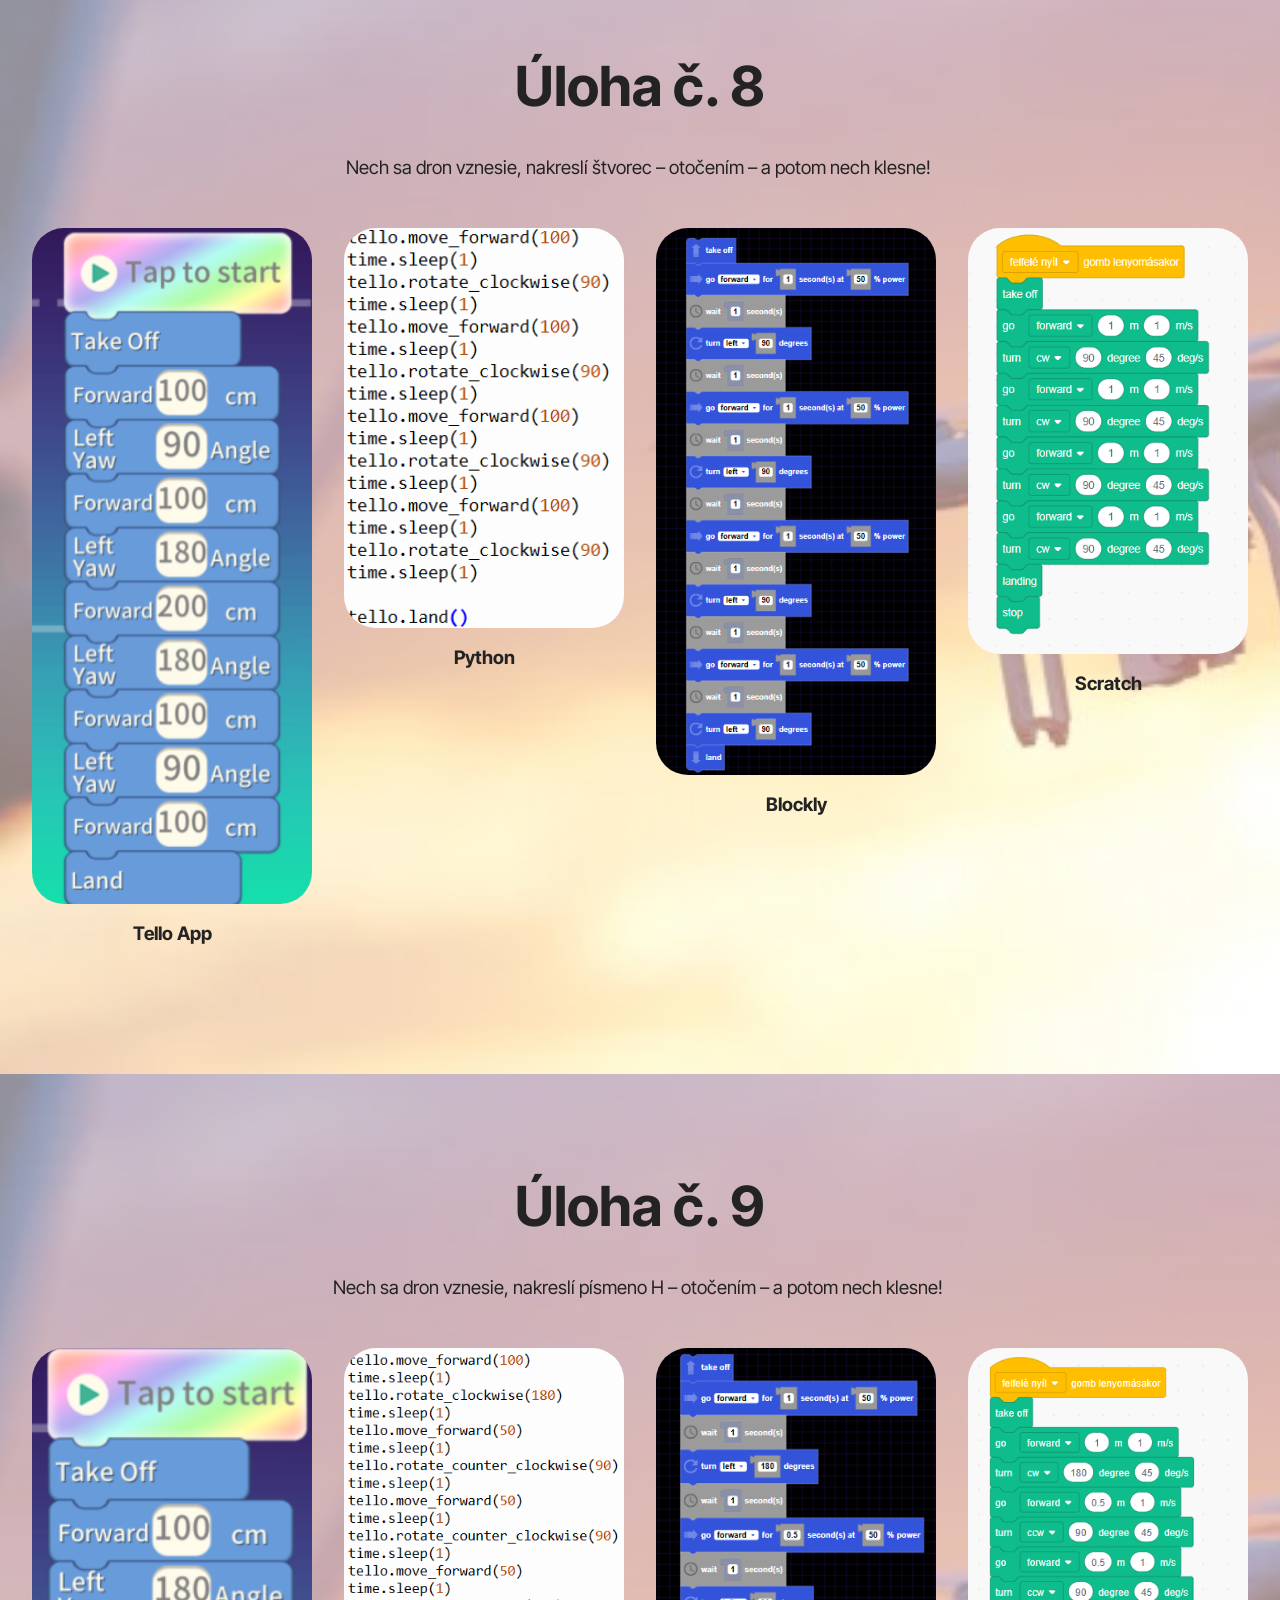
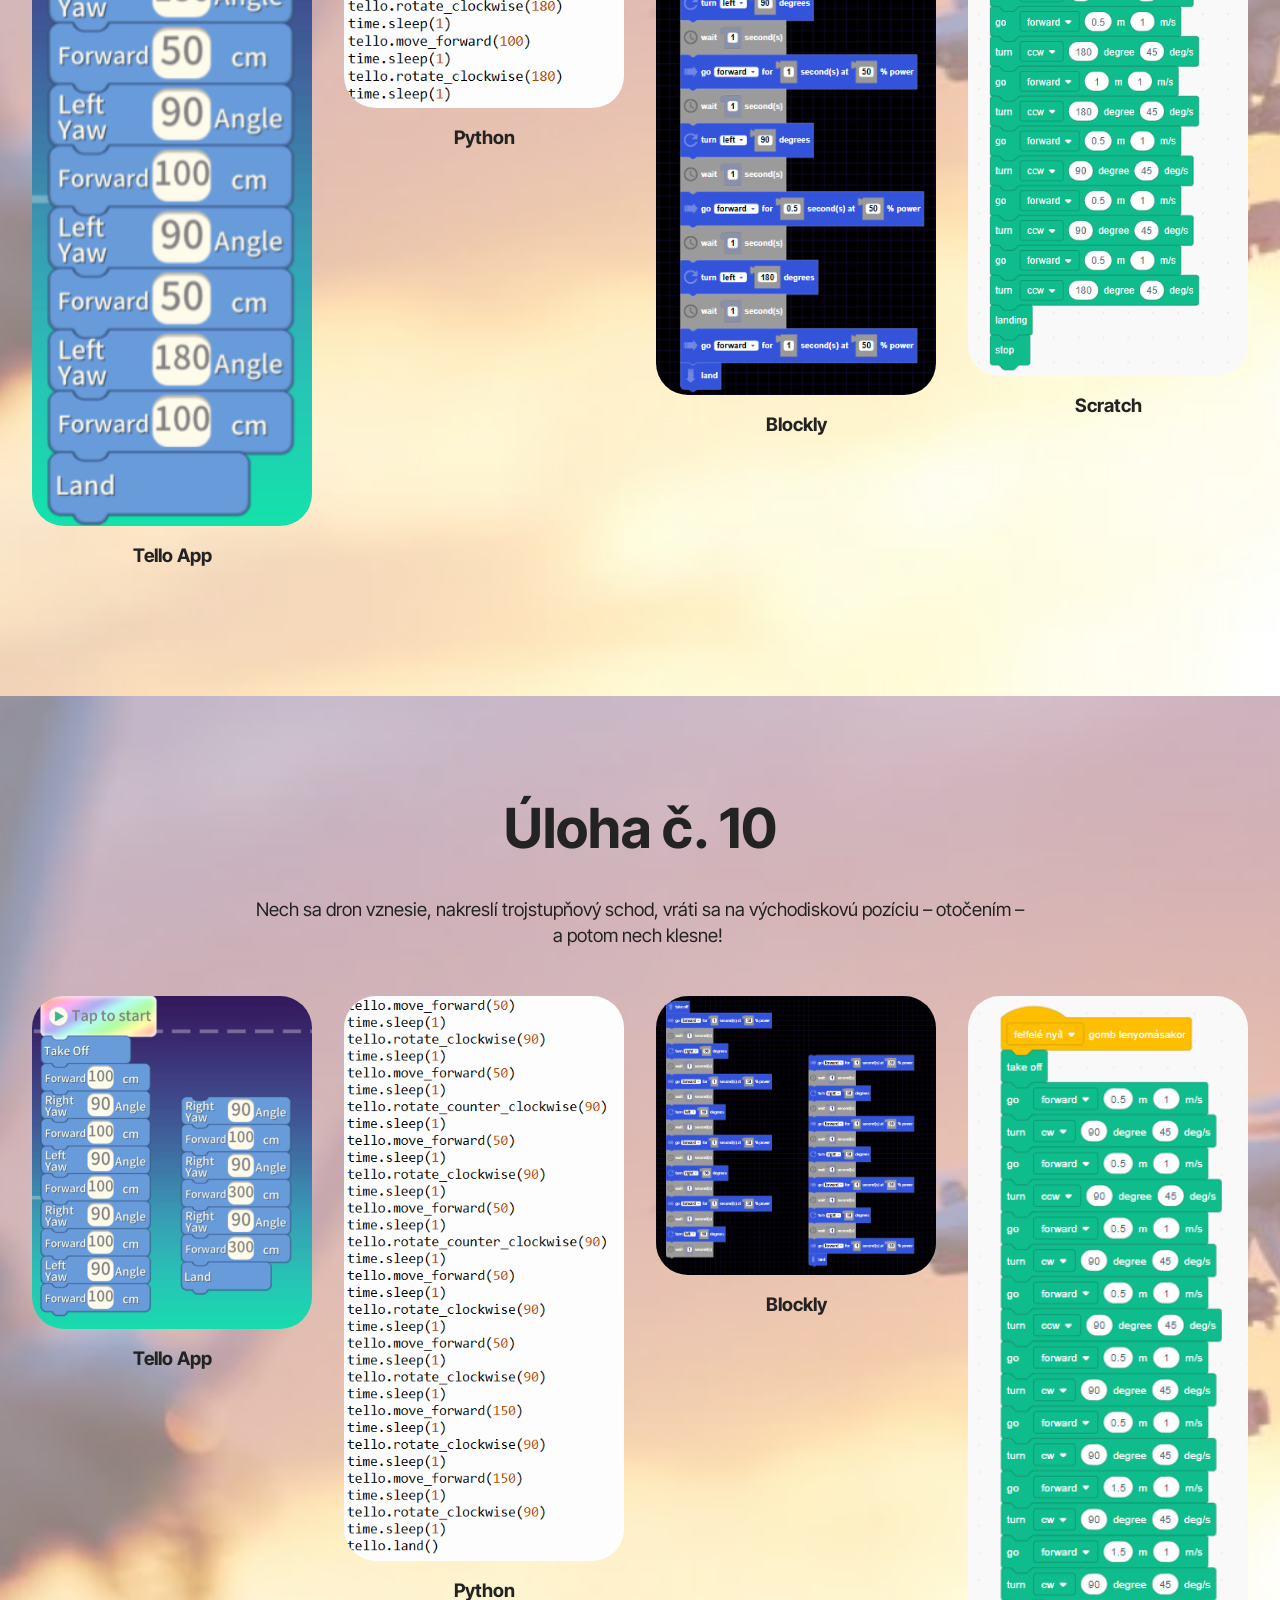
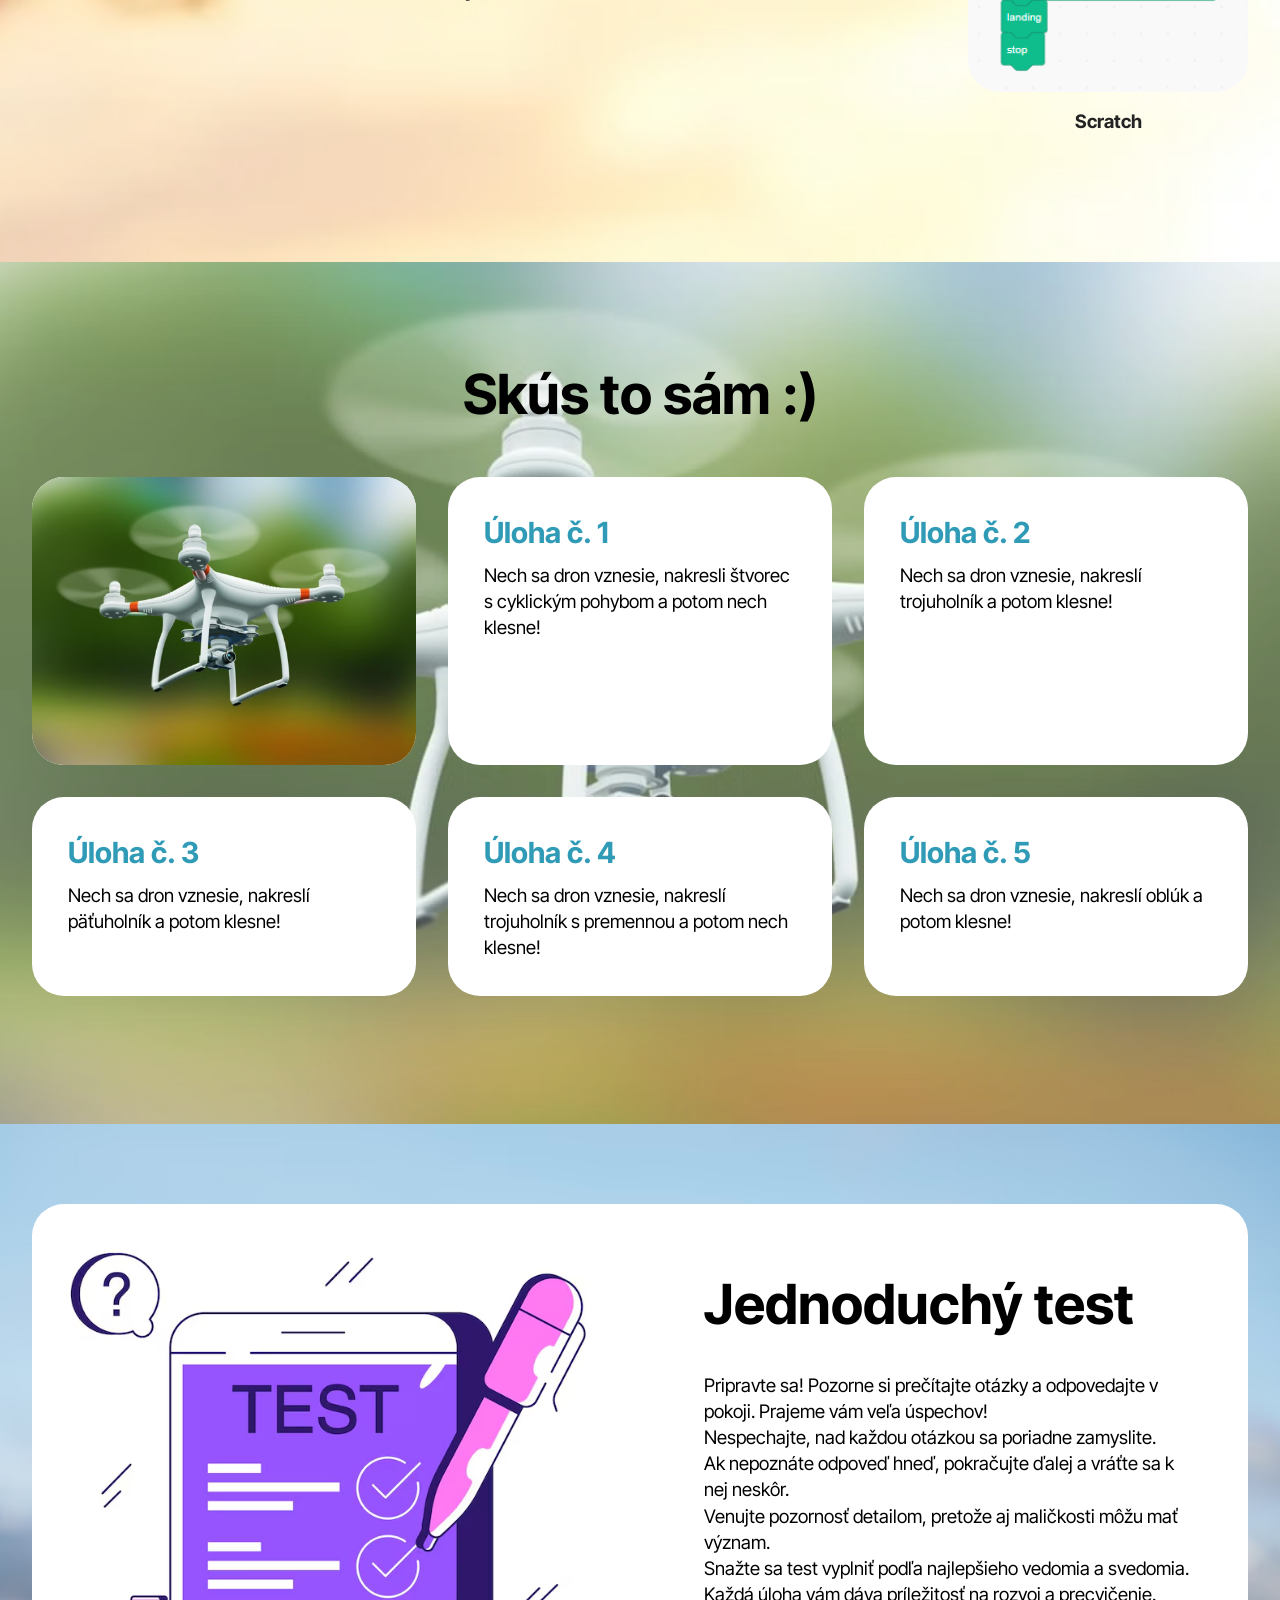
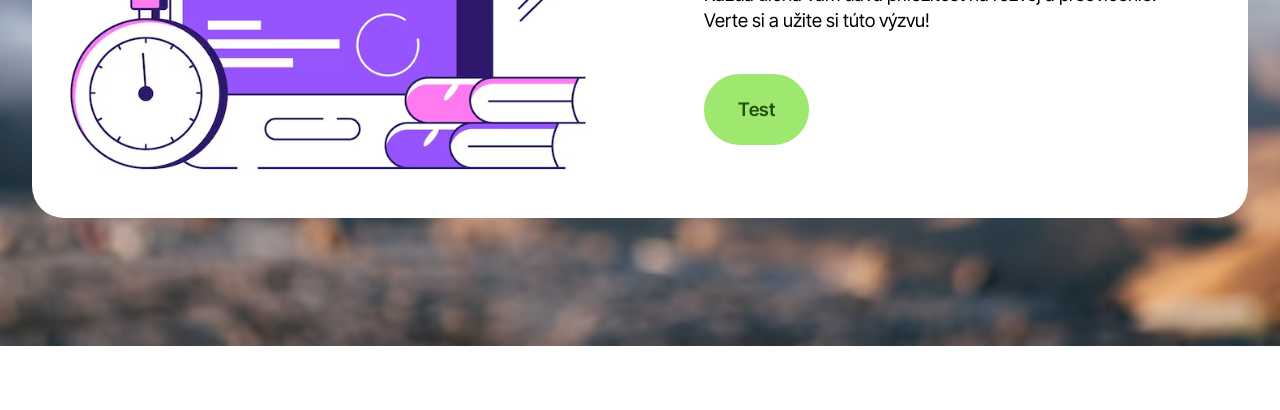
<file: ulohy.html>
<!DOCTYPE html>
<html  >
<head>
  <!-- Site made with Mobirise Website Builder v6.1.5, https://mobirise.com -->
  <meta charset="UTF-8">
  <meta http-equiv="X-UA-Compatible" content="IE=edge">
  <meta name="generator" content="Mobirise v6.1.5, mobirise.com">
  <meta name="viewport" content="width=device-width, initial-scale=1, minimum-scale=1">
  <link rel="shortcut icon" href="assets/images/mbr.png" type="image/x-icon">
  <meta name="description" content="">
  
  
  <title>Úlohy</title>
  <link rel="stylesheet" href="assets/web/assets/mobirise-icons2/mobirise2.css">
  <link rel="stylesheet" href="assets/bootstrap/css/bootstrap.min.css">
  <link rel="stylesheet" href="assets/parallax/jarallax.css">
  <link rel="stylesheet" href="assets/animatecss/animate.css">
  <link rel="stylesheet" href="assets/dropdown/css/style.css">
  <link rel="stylesheet" href="assets/socicon/css/styles.css">
  <link rel="stylesheet" href="assets/theme/css/style.css">
  <link rel="preload" href="https://fonts.googleapis.com/css?family=Inter+Tight:100,200,300,400,500,600,700,800,900,100i,200i,300i,400i,500i,600i,700i,800i,900i&display=swap" as="style" onload="this.onload=null;this.rel='stylesheet'">
  <noscript><link rel="stylesheet" href="https://fonts.googleapis.com/css?family=Inter+Tight:100,200,300,400,500,600,700,800,900,100i,200i,300i,400i,500i,600i,700i,800i,900i&display=swap"></noscript>
  <link rel="preload" as="style" href="assets/mobirise/css/mbr-additional.css?v=hZtpUh"><link rel="stylesheet" href="assets/mobirise/css/mbr-additional.css?v=hZtpUh" type="text/css">

  
  
  
</head>
<body>
  
  <section data-bs-version="5.1" class="menu menu1 cid-v7rs1GnA71" once="menu" id="menu01-1r">
	

	<nav class="navbar navbar-dropdown navbar-fixed-top navbar-expand-lg">
		<div class="container">
			<div class="navbar-brand">
				<span class="navbar-logo">
					<a href="index.html">
						<img src="assets/images/mbr.png" alt="Mobirise Website Builder" style="height: 3.5rem;">
					</a>
				</span>
				<span class="navbar-caption-wrap"><a class="navbar-caption text-black text-primary display-4" href="index.html">Programovanie dronov</a></span>
			</div>
			<button class="navbar-toggler" type="button" data-toggle="collapse" data-bs-toggle="collapse" data-target="#navbarSupportedContent" data-bs-target="#navbarSupportedContent" aria-controls="navbarNavAltMarkup" aria-expanded="false" aria-label="Toggle navigation">
				<div class="hamburger">
					<span></span>
					<span></span>
					<span></span>
					<span></span>
				</div>
			</button>
			<div class="collapse navbar-collapse" id="navbarSupportedContent">
				<ul class="navbar-nav nav-dropdown nav-right" data-app-modern-menu="true"><li class="nav-item">
						<a class="nav-link link text-info text-primary display-7" href="uvod.html"><span class="mobi-mbri mobi-mbri-search mbr-iconfont mbr-iconfont-btn"></span>Úvod</a>
					</li>
					<li class="nav-item">
						<a class="nav-link link text-info text-primary display-7" href="dron_skoly.html" aria-expanded="false"><span class="mobi-mbri mobi-mbri-idea mbr-iconfont mbr-iconfont-btn"></span>Drony vo vzdelávaní</a>
					</li>
					<li class="nav-item dropdown">
						<a class="nav-link link dropdown-toggle text-info display-7" href="page3.html" data-toggle="dropdown-submenu" data-bs-toggle="dropdown" data-bs-auto-close="outside" aria-expanded="false"><span class="mobi-mbri mobi-mbri-map-pin mbr-iconfont mbr-iconfont-btn"></span>Drony</a><div class="dropdown-menu" aria-labelledby="dropdown-530"><a class="dropdown-item text-info text-primary display-7" href="TT.html">DJI RoboMaster TT</a><a class="show dropdown-item text-info text-primary display-7" href="Tello.html">DJI Tello EDU</a><a class="show dropdown-item text-info text-primary display-7" href="CoDrone.html">CoDrone EDU</a><a class="show dropdown-item text-info text-primary display-7" href="Crazy.html">Crazyflie</a><a class="show dropdown-item text-info text-primary display-7" href="futbal.html">Skykick - Drone Soccer</a></div>
					</li><li class="nav-item"><a class="nav-link link text-info show text-primary display-7" href="ulohy.html"><span class="mobi-mbri mobi-mbri-contact-form mbr-iconfont mbr-iconfont-btn"></span>Úlohy</a></li></ul>
				
				
			</div>
		</div>
	</nav>
</section>

<section data-bs-version="5.1" class="header16 cid-v8AVzd0vA5 mbr-parallax-background" id="header17-1y">
  
  
  <div class="container-fluid">
    <div class="row">
      <div class="content-wrap col-12 col-md-12">
        
        
        
        
      </div>
    </div>
  </div>
</section>

<section data-bs-version="5.1" class="article07 cid-v8AVixWCSi" id="article07-1x">
  

  
  
  <div class="container-fluid">
    <div class="row justify-content-center">
      <div class="card col-md-12 col-lg-10">
        <div class="card-wrapper">
          <h3 class="card-title mbr-fonts-style mbr-white mt-3 mb-4 display-2"><em>Ste pripravení na trochu cvičenia pre mozog? Nižšie na vás čakajú rôzne úlohy, ktoré vám pomôžu rozvíjať logické myslenie, kreativitu a pozornosť. Neuponáhľajte sa: zamyslite sa nad riešeniami, vyskúšajte viacero možností a užite si túto výzvu!</em></h3>
          <div class="row card-box align-left">
            <div class="item features-without-image col-12">
              <div class="item-wrapper">
                
                
              </div>
            </div>
            
            
            
          </div>
          <div class="mbr-section-btn"><a class="btn btn-secondary display-7" href="https://gymnaziumgimnaziumfila.sharepoint.com/:f:/s/DigitlisMgia/IgDR2r60vOFSSJ9hMTUL2Y3bAZdExwR45yQ4GUCdhP-IIKE?e=Rhll1Q" target="_blank"><span class="mobi-mbri mobi-mbri-bulleted-list mbr-iconfont mbr-iconfont-btn"></span>Úlohy nájdete tu</a></div>
        </div>
      </div>
    </div>
  </div>
</section>

<section data-bs-version="5.1" class="social01 cid-v8AZLsciZR" id="social01-24">
	

	
	<div class="mbr-overlay" style="opacity: 0.5; background-color: rgb(255, 255, 255);"></div>
	<div class="container-fluid">
		<div class="row justify-content-center">
			<div class="col-12 content-head">
				<div class="mb-5">
					<h5 class="mbr-section-title mbr-fonts-style align-center mb-0 display-2"><strong>Úloha č. 1</strong></h5>
					<h6 class="mbr-section-subtitle mbr-fonts-style align-center mb-0 mt-4 display-7">Nech sa dron vznesie, poletí dopredu, vráti sa späť a potom klesne!</h6>
				</div>
			</div>
		</div>
		<div class="row">
			<div class="item features-without-image col-12 col-md-6 col-lg-3">
				<div class="item-img mb-3">
					<img src="assets/images/1-2.png" alt="Mobirise Website Builder">
				</div>
				<div class="item-wrapper">
					
					<div class="card-box">
						<h4 class="card-title mbr-fonts-style mb-0 display-7"><strong>Tello App</strong></h4>
						
					</div>
				</div>
			</div>
			<div class="item features-without-image col-12 col-md-6 col-lg-3">
				<div class="item-img mb-3">
					<img src="assets/images/1.png" alt="Mobirise Website Builder">
				</div>
				<div class="item-wrapper">
					
					<div class="card-box">
						<h4 class="card-title mbr-fonts-style mb-0 display-7"><strong>Python</strong></h4>
						
					</div>
				</div>
			</div><div class="item features-without-image col-12 col-md-6 col-lg-3">
				<div class="item-img mb-3">
					<img src="assets/images/2-2-1-msolata.png" alt="Mobirise Website Builder" data-slide-to="2" data-bs-slide-to="3">
				</div>
				<div class="item-wrapper">
					
					<div class="card-box">
						<h4 class="card-title mbr-fonts-style mb-0 display-7"><strong>Blockly</strong></h4>
						
					</div>
				</div>
			</div><div class="item features-without-image col-12 col-md-6 col-lg-3">
				<div class="item-img mb-3">
					<img src="assets/images/3.2.1.png" alt="Mobirise Website Builder" data-slide-to="3" data-bs-slide-to="3">
				</div>
				<div class="item-wrapper">
					
					<div class="card-box">
						<h4 class="card-title mbr-fonts-style mb-0 display-7"><strong>Scratch</strong></h4>
						
					</div>
				</div>
			</div>
		</div>
	</div>
</section>

<section data-bs-version="5.1" class="social01 cid-v8B1l5yzvZ" id="social01-2d">
	

	
	<div class="mbr-overlay" style="opacity: 0.5; background-color: rgb(255, 255, 255);"></div>
	<div class="container-fluid">
		<div class="row justify-content-center">
			<div class="col-12 content-head">
				<div class="mb-5">
					<h5 class="mbr-section-title mbr-fonts-style align-center mb-0 display-2"><strong>Úloha č. 2</strong></h5>
					<h6 class="mbr-section-subtitle mbr-fonts-style align-center mb-0 mt-4 display-7">Nech sa dron vznesie, nakreslí písmeno T – bez otáčania – a potom nech klesne!</h6>
				</div>
			</div>
		</div>
		<div class="row">
			<div class="item features-without-image col-12 col-md-6 col-lg-3">
				<div class="item-img mb-3">
					<img src="assets/images/1-3.png" alt="Mobirise Website Builder">
				</div>
				<div class="item-wrapper">
					
					<div class="card-box">
						<h4 class="card-title mbr-fonts-style mb-0 display-7"><strong>Tello App</strong></h4>
						
					</div>
				</div>
			</div>
			<div class="item features-without-image col-12 col-md-6 col-lg-3">
				<div class="item-img mb-3">
					<img src="assets/images/2.png" alt="Mobirise Website Builder">
				</div>
				<div class="item-wrapper">
					
					<div class="card-box">
						<h4 class="card-title mbr-fonts-style mb-0 display-7"><strong>Python</strong></h4>
						
					</div>
				</div>
			</div><div class="item features-without-image col-12 col-md-6 col-lg-3">
				<div class="item-img mb-3">
					<img src="assets/images/2-2-2-msolata.png" alt="Mobirise Website Builder" data-slide-to="2" data-bs-slide-to="3">
				</div>
				<div class="item-wrapper">
					
					<div class="card-box">
						<h4 class="card-title mbr-fonts-style mb-0 display-7"><strong>Blockly</strong></h4>
						
					</div>
				</div>
			</div><div class="item features-without-image col-12 col-md-6 col-lg-3">
				<div class="item-img mb-3">
					<img src="assets/images/3.2.2.png" alt="Mobirise Website Builder" data-slide-to="3" data-bs-slide-to="3">
				</div>
				<div class="item-wrapper">
					
					<div class="card-box">
						<h4 class="card-title mbr-fonts-style mb-0 display-7"><strong>Scratch</strong></h4>
						
					</div>
				</div>
			</div>
		</div>
	</div>
</section>

<section data-bs-version="5.1" class="social01 cid-v8B1muTK1n" id="social01-2e">
	

	
	<div class="mbr-overlay" style="opacity: 0.5; background-color: rgb(255, 255, 255);"></div>
	<div class="container-fluid">
		<div class="row justify-content-center">
			<div class="col-12 content-head">
				<div class="mb-5">
					<h5 class="mbr-section-title mbr-fonts-style align-center mb-0 display-2"><strong>Úloha č. 3</strong></h5>
					<h6 class="mbr-section-subtitle mbr-fonts-style align-center mb-0 mt-4 display-7">Nech sa dron vznesie, nakreslí štvorec – bez otáčania – a potom nech klesne!&nbsp;</h6>
				</div>
			</div>
		</div>
		<div class="row">
			<div class="item features-without-image col-12 col-md-6 col-lg-3">
				<div class="item-img mb-3">
					<img src="assets/images/1-4.png" alt="Mobirise Website Builder">
				</div>
				<div class="item-wrapper">
					
					<div class="card-box">
						<h4 class="card-title mbr-fonts-style mb-0 display-7"><strong>Tello App</strong></h4>
						
					</div>
				</div>
			</div>
			<div class="item features-without-image col-12 col-md-6 col-lg-3">
				<div class="item-img mb-3">
					<img src="assets/images/3.png" alt="Mobirise Website Builder">
				</div>
				<div class="item-wrapper">
					
					<div class="card-box">
						<h4 class="card-title mbr-fonts-style mb-0 display-7"><strong>Python</strong></h4>
						
					</div>
				</div>
			</div><div class="item features-without-image col-12 col-md-6 col-lg-3">
				<div class="item-img mb-3">
					<img src="assets/images/2-2.png" alt="Mobirise Website Builder" data-slide-to="2" data-bs-slide-to="3">
				</div>
				<div class="item-wrapper">
					
					<div class="card-box">
						<h4 class="card-title mbr-fonts-style mb-0 display-7"><strong>Blockly</strong></h4>
						
					</div>
				</div>
			</div><div class="item features-without-image col-12 col-md-6 col-lg-3">
				<div class="item-img mb-3">
					<img src="assets/images/3.2.3.png" alt="Mobirise Website Builder" data-slide-to="3" data-bs-slide-to="3">
				</div>
				<div class="item-wrapper">
					
					<div class="card-box">
						<h4 class="card-title mbr-fonts-style mb-0 display-7"><strong>Scratch</strong></h4>
						
					</div>
				</div>
			</div>
		</div>
	</div>
</section>

<section data-bs-version="5.1" class="social01 cid-v8B1nWqen3" id="social01-2f">
	

	
	<div class="mbr-overlay" style="opacity: 0.5; background-color: rgb(255, 255, 255);"></div>
	<div class="container-fluid">
		<div class="row justify-content-center">
			<div class="col-12 content-head">
				<div class="mb-5">
					<h5 class="mbr-section-title mbr-fonts-style align-center mb-0 display-2"><strong>Úloha č. 4</strong></h5>
					<h6 class="mbr-section-subtitle mbr-fonts-style align-center mb-0 mt-4 display-7">Nech sa dron vznesie, nakreslí písmeno H – bez otáčania – a potom nech klesne!&nbsp;</h6>
				</div>
			</div>
		</div>
		<div class="row">
			<div class="item features-without-image col-12 col-md-6 col-lg-3">
				<div class="item-img mb-3">
					<img src="assets/images/1-5.png" alt="Mobirise Website Builder">
				</div>
				<div class="item-wrapper">
					
					<div class="card-box">
						<h4 class="card-title mbr-fonts-style mb-0 display-7"><strong>Tello App</strong></h4>
						
					</div>
				</div>
			</div>
			<div class="item features-without-image col-12 col-md-6 col-lg-3">
				<div class="item-img mb-3">
					<img src="assets/images/4.png" alt="Mobirise Website Builder">
				</div>
				<div class="item-wrapper">
					
					<div class="card-box">
						<h4 class="card-title mbr-fonts-style mb-0 display-7"><strong>Python</strong></h4>
						
					</div>
				</div>
			</div><div class="item features-without-image col-12 col-md-6 col-lg-3">
				<div class="item-img mb-3">
					<img src="assets/images/2-3.png" alt="Mobirise Website Builder" data-slide-to="2" data-bs-slide-to="3">
				</div>
				<div class="item-wrapper">
					
					<div class="card-box">
						<h4 class="card-title mbr-fonts-style mb-0 display-7"><strong>Blockly</strong></h4>
						
					</div>
				</div>
			</div><div class="item features-without-image col-12 col-md-6 col-lg-3">
				<div class="item-img mb-3">
					<img src="assets/images/3.2.4.png" alt="Mobirise Website Builder" data-slide-to="3" data-bs-slide-to="3">
				</div>
				<div class="item-wrapper">
					
					<div class="card-box">
						<h4 class="card-title mbr-fonts-style mb-0 display-7"><strong>Scratch</strong></h4>
						
					</div>
				</div>
			</div>
		</div>
	</div>
</section>

<section data-bs-version="5.1" class="social01 cid-v8B1ps7lKl" id="social01-2g">
	

	
	<div class="mbr-overlay" style="opacity: 0.5; background-color: rgb(255, 255, 255);"></div>
	<div class="container-fluid">
		<div class="row justify-content-center">
			<div class="col-12 content-head">
				<div class="mb-5">
					<h5 class="mbr-section-title mbr-fonts-style align-center mb-0 display-2"><strong>Úloha č. 5</strong></h5>
					<h6 class="mbr-section-subtitle mbr-fonts-style align-center mb-0 mt-4 display-7">Nech sa dron vznesie, nakreslí trojstupňový schod, vráti sa na východiskovú pozíciu a potom klesne!&nbsp;</h6>
				</div>
			</div>
		</div>
		<div class="row">
			<div class="item features-without-image col-12 col-md-6 col-lg-3">
				<div class="item-img mb-3">
					<img src="assets/images/1-6.png" alt="Mobirise Website Builder">
				</div>
				<div class="item-wrapper">
					
					<div class="card-box">
						<h4 class="card-title mbr-fonts-style mb-0 display-7"><strong>Tello App</strong></h4>
						
					</div>
				</div>
			</div>
			<div class="item features-without-image col-12 col-md-6 col-lg-3">
				<div class="item-img mb-3">
					<img src="assets/images/5.png" alt="Mobirise Website Builder">
				</div>
				<div class="item-wrapper">
					
					<div class="card-box">
						<h4 class="card-title mbr-fonts-style mb-0 display-7"><strong>Python</strong></h4>
						
					</div>
				</div>
			</div><div class="item features-without-image col-12 col-md-6 col-lg-3">
				<div class="item-img mb-3">
					<img src="assets/images/2-4.png" alt="Mobirise Website Builder" data-slide-to="2" data-bs-slide-to="3">
				</div>
				<div class="item-wrapper">
					
					<div class="card-box">
						<h4 class="card-title mbr-fonts-style mb-0 display-7"><strong>Blockly</strong></h4>
						
					</div>
				</div>
			</div><div class="item features-without-image col-12 col-md-6 col-lg-3">
				<div class="item-img mb-3">
					<img src="assets/images/3.2.5.png" alt="Mobirise Website Builder" data-slide-to="3" data-bs-slide-to="3">
				</div>
				<div class="item-wrapper">
					
					<div class="card-box">
						<h4 class="card-title mbr-fonts-style mb-0 display-7"><strong>Scratch</strong></h4>
						
					</div>
				</div>
			</div>
		</div>
	</div>
</section>

<section data-bs-version="5.1" class="social01 cid-v8B1qBysu8" id="social01-2h">
	

	
	<div class="mbr-overlay" style="opacity: 0.5; background-color: rgb(255, 255, 255);"></div>
	<div class="container-fluid">
		<div class="row justify-content-center">
			<div class="col-12 content-head">
				<div class="mb-5">
					<h5 class="mbr-section-title mbr-fonts-style align-center mb-0 display-2"><strong>Úloha č. 6</strong></h5>
					<h6 class="mbr-section-subtitle mbr-fonts-style align-center mb-0 mt-4 display-7">Nech sa dron vznesie, poletí dopredu, otočí sa a vráti sa späť!&nbsp;</h6>
				</div>
			</div>
		</div>
		<div class="row">
			<div class="item features-without-image col-12 col-md-6 col-lg-3">
				<div class="item-img mb-3">
					<img src="assets/images/1-7.png" alt="Mobirise Website Builder">
				</div>
				<div class="item-wrapper">
					
					<div class="card-box">
						<h4 class="card-title mbr-fonts-style mb-0 display-7"><strong>Tello App</strong></h4>
						
					</div>
				</div>
			</div>
			<div class="item features-without-image col-12 col-md-6 col-lg-3">
				<div class="item-img mb-3">
					<img src="assets/images/6.png" alt="Mobirise Website Builder">
				</div>
				<div class="item-wrapper">
					
					<div class="card-box">
						<h4 class="card-title mbr-fonts-style mb-0 display-7"><strong>Python</strong></h4>
						
					</div>
				</div>
			</div><div class="item features-without-image col-12 col-md-6 col-lg-3">
				<div class="item-img mb-3">
					<img src="assets/images/2-5.png" alt="Mobirise Website Builder" data-slide-to="2" data-bs-slide-to="3">
				</div>
				<div class="item-wrapper">
					
					<div class="card-box">
						<h4 class="card-title mbr-fonts-style mb-0 display-7"><strong>Blockly</strong></h4>
						
					</div>
				</div>
			</div><div class="item features-without-image col-12 col-md-6 col-lg-3">
				<div class="item-img mb-3">
					<img src="assets/images/3.2.6.png" alt="Mobirise Website Builder" data-slide-to="3" data-bs-slide-to="3">
				</div>
				<div class="item-wrapper">
					
					<div class="card-box">
						<h4 class="card-title mbr-fonts-style mb-0 display-7"><strong>Scratch</strong></h4>
						
					</div>
				</div>
			</div>
		</div>
	</div>
</section>

<section data-bs-version="5.1" class="social01 cid-v8B1tHeOUu" id="social01-2i">
	

	
	<div class="mbr-overlay" style="opacity: 0.5; background-color: rgb(255, 255, 255);"></div>
	<div class="container-fluid">
		<div class="row justify-content-center">
			<div class="col-12 content-head">
				<div class="mb-5">
					<h5 class="mbr-section-title mbr-fonts-style align-center mb-0 display-2"><strong>Úloha č. 7</strong></h5>
					<h6 class="mbr-section-subtitle mbr-fonts-style align-center mb-0 mt-4 display-7">Nech sa dron vznesie, nakreslí písmeno T – otočením – a potom nech klesne!&nbsp;</h6>
				</div>
			</div>
		</div>
		<div class="row">
			<div class="item features-without-image col-12 col-md-6 col-lg-3">
				<div class="item-img mb-3">
					<img src="assets/images/1-8.png" alt="Mobirise Website Builder">
				</div>
				<div class="item-wrapper">
					
					<div class="card-box">
						<h4 class="card-title mbr-fonts-style mb-0 display-7"><strong>Tello App</strong></h4>
						
					</div>
				</div>
			</div>
			<div class="item features-without-image col-12 col-md-6 col-lg-3">
				<div class="item-img mb-3">
					<img src="assets/images/7.png" alt="Mobirise Website Builder">
				</div>
				<div class="item-wrapper">
					
					<div class="card-box">
						<h4 class="card-title mbr-fonts-style mb-0 display-7"><strong>Python</strong></h4>
						
					</div>
				</div>
			</div><div class="item features-without-image col-12 col-md-6 col-lg-3">
				<div class="item-img mb-3">
					<img src="assets/images/2-7.png" alt="Mobirise Website Builder" data-slide-to="2" data-bs-slide-to="3">
				</div>
				<div class="item-wrapper">
					
					<div class="card-box">
						<h4 class="card-title mbr-fonts-style mb-0 display-7"><strong>Blockly</strong></h4>
						
					</div>
				</div>
			</div><div class="item features-without-image col-12 col-md-6 col-lg-3">
				<div class="item-img mb-3">
					<img src="assets/images/3.2.7.png" alt="Mobirise Website Builder" data-slide-to="3" data-bs-slide-to="3">
				</div>
				<div class="item-wrapper">
					
					<div class="card-box">
						<h4 class="card-title mbr-fonts-style mb-0 display-7"><strong>Scratch</strong></h4>
						
					</div>
				</div>
			</div>
		</div>
	</div>
</section>

<section data-bs-version="5.1" class="social01 cid-v8B1uSEBUL" id="social01-2j">
	

	
	<div class="mbr-overlay" style="opacity: 0.5; background-color: rgb(255, 255, 255);"></div>
	<div class="container-fluid">
		<div class="row justify-content-center">
			<div class="col-12 content-head">
				<div class="mb-5">
					<h5 class="mbr-section-title mbr-fonts-style align-center mb-0 display-2"><strong>Úloha č. 8</strong></h5>
					<h6 class="mbr-section-subtitle mbr-fonts-style align-center mb-0 mt-4 display-7">Nech sa dron vznesie, nakreslí štvorec – otočením – a potom nech klesne!&nbsp;</h6>
				</div>
			</div>
		</div>
		<div class="row">
			<div class="item features-without-image col-12 col-md-6 col-lg-3">
				<div class="item-img mb-3">
					<img src="assets/images/1-9.png" alt="Mobirise Website Builder">
				</div>
				<div class="item-wrapper">
					
					<div class="card-box">
						<h4 class="card-title mbr-fonts-style mb-0 display-7"><strong>Tello App</strong></h4>
						
					</div>
				</div>
			</div>
			<div class="item features-without-image col-12 col-md-6 col-lg-3">
				<div class="item-img mb-3">
					<img src="assets/images/8.png" alt="Mobirise Website Builder">
				</div>
				<div class="item-wrapper">
					
					<div class="card-box">
						<h4 class="card-title mbr-fonts-style mb-0 display-7"><strong>Python</strong></h4>
						
					</div>
				</div>
			</div><div class="item features-without-image col-12 col-md-6 col-lg-3">
				<div class="item-img mb-3">
					<img src="assets/images/2-6.png" alt="Mobirise Website Builder" data-slide-to="2" data-bs-slide-to="3">
				</div>
				<div class="item-wrapper">
					
					<div class="card-box">
						<h4 class="card-title mbr-fonts-style mb-0 display-7"><strong>Blockly</strong></h4>
						
					</div>
				</div>
			</div><div class="item features-without-image col-12 col-md-6 col-lg-3">
				<div class="item-img mb-3">
					<img src="assets/images/3.2.8.png" alt="Mobirise Website Builder" data-slide-to="3" data-bs-slide-to="3">
				</div>
				<div class="item-wrapper">
					
					<div class="card-box">
						<h4 class="card-title mbr-fonts-style mb-0 display-7"><strong>Scratch</strong></h4>
						
					</div>
				</div>
			</div>
		</div>
	</div>
</section>

<section data-bs-version="5.1" class="social01 cid-v8B1vTOH0I" id="social01-2k">
	

	
	<div class="mbr-overlay" style="opacity: 0.5; background-color: rgb(255, 255, 255);"></div>
	<div class="container-fluid">
		<div class="row justify-content-center">
			<div class="col-12 content-head">
				<div class="mb-5">
					<h5 class="mbr-section-title mbr-fonts-style align-center mb-0 display-2"><strong>Úloha č. 9</strong></h5>
					<h6 class="mbr-section-subtitle mbr-fonts-style align-center mb-0 mt-4 display-7">Nech sa dron vznesie, nakreslí písmeno H – otočením – a potom nech klesne!&nbsp;</h6>
				</div>
			</div>
		</div>
		<div class="row">
			<div class="item features-without-image col-12 col-md-6 col-lg-3">
				<div class="item-img mb-3">
					<img src="assets/images/1-10.png" alt="Mobirise Website Builder">
				</div>
				<div class="item-wrapper">
					
					<div class="card-box">
						<h4 class="card-title mbr-fonts-style mb-0 display-7"><strong>Tello App</strong></h4>
						
					</div>
				</div>
			</div>
			<div class="item features-without-image col-12 col-md-6 col-lg-3">
				<div class="item-img mb-3">
					<img src="assets/images/9.png" alt="Mobirise Website Builder">
				</div>
				<div class="item-wrapper">
					
					<div class="card-box">
						<h4 class="card-title mbr-fonts-style mb-0 display-7"><strong>Python</strong></h4>
						
					</div>
				</div>
			</div><div class="item features-without-image col-12 col-md-6 col-lg-3">
				<div class="item-img mb-3">
					<img src="assets/images/2-8.png" alt="Mobirise Website Builder" data-slide-to="2" data-bs-slide-to="3">
				</div>
				<div class="item-wrapper">
					
					<div class="card-box">
						<h4 class="card-title mbr-fonts-style mb-0 display-7"><strong>Blockly</strong></h4>
						
					</div>
				</div>
			</div><div class="item features-without-image col-12 col-md-6 col-lg-3">
				<div class="item-img mb-3">
					<img src="assets/images/3.2.9.png" alt="Mobirise Website Builder" data-slide-to="3" data-bs-slide-to="3">
				</div>
				<div class="item-wrapper">
					
					<div class="card-box">
						<h4 class="card-title mbr-fonts-style mb-0 display-7"><strong>Scratch</strong></h4>
						
					</div>
				</div>
			</div>
		</div>
	</div>
</section>

<section data-bs-version="5.1" class="social01 cid-v8B1wW1oyb" id="social01-2l">
	

	
	<div class="mbr-overlay" style="opacity: 0.5; background-color: rgb(255, 255, 255);"></div>
	<div class="container-fluid">
		<div class="row justify-content-center">
			<div class="col-12 content-head">
				<div class="mb-5">
					<h5 class="mbr-section-title mbr-fonts-style align-center mb-0 display-2"><strong>Úloha č. 10</strong></h5>
					<h6 class="mbr-section-subtitle mbr-fonts-style align-center mb-0 mt-4 display-7">Nech sa dron vznesie, nakreslí trojstupňový schod, vráti sa na východiskovú pozíciu – otočením – a potom nech klesne!&nbsp;</h6>
				</div>
			</div>
		</div>
		<div class="row">
			<div class="item features-without-image col-12 col-md-6 col-lg-3">
				<div class="item-img mb-3">
					<img src="assets/images/1-11.png" alt="Mobirise Website Builder">
				</div>
				<div class="item-wrapper">
					
					<div class="card-box">
						<h4 class="card-title mbr-fonts-style mb-0 display-7"><strong>Tello App</strong></h4>
						
					</div>
				</div>
			</div>
			<div class="item features-without-image col-12 col-md-6 col-lg-3">
				<div class="item-img mb-3">
					<img src="assets/images/10.png" alt="Mobirise Website Builder">
				</div>
				<div class="item-wrapper">
					
					<div class="card-box">
						<h4 class="card-title mbr-fonts-style mb-0 display-7"><strong>Python</strong></h4>
						
					</div>
				</div>
			</div><div class="item features-without-image col-12 col-md-6 col-lg-3">
				<div class="item-img mb-3">
					<img src="assets/images/2-9.png" alt="Mobirise Website Builder" data-slide-to="2" data-bs-slide-to="3">
				</div>
				<div class="item-wrapper">
					
					<div class="card-box">
						<h4 class="card-title mbr-fonts-style mb-0 display-7"><strong>Blockly</strong></h4>
						
					</div>
				</div>
			</div><div class="item features-without-image col-12 col-md-6 col-lg-3">
				<div class="item-img mb-3">
					<img src="assets/images/3.2.10.png" alt="Mobirise Website Builder" data-slide-to="3" data-bs-slide-to="3">
				</div>
				<div class="item-wrapper">
					
					<div class="card-box">
						<h4 class="card-title mbr-fonts-style mb-0 display-7"><strong>Scratch</strong></h4>
						
					</div>
				</div>
			</div>
		</div>
	</div>
</section>

<section data-bs-version="5.1" class="features036 cid-v8B1Bsd7eM" id="features036-2m">
	

	
	<div class="mbr-overlay" style="opacity: 0.3; background-color: rgb(255, 255, 255);"></div>

	<div class="container">
		<div class="row justify-content-center">
			<div class="col-md-12 content-head mb-5">
				<h1 class="mbr-section-title mbr-fonts-style mb-0 display-2"><strong>Skús to sám :)</strong></h1>
				
			</div>
		</div>


		<div class="row justify-content-center">
			<div class="item features-without-image col-12 col-md-12 col-lg-4 item-mb active">
				<div class="item-wrapper image-wrapper">
					<img class="w-100" src="assets/images/image18-quadcopter-drone-caban-022819-hero-1000x715.jpg" alt="Mobirise Website Builder" data-slide-to="0" data-bs-slide-to="0">
				</div>
			</div>

			<div class="item features-without-image col-12 col-md-12 col-lg-4 item-mb">
				<div class="item-wrapper">
					<div class="align-left item-content">
						
						<h5 class="card-title mbr-fonts-style display-5"><strong>Úloha č. 1</strong></h5>
						<p class="card-text mbr-fonts-style display-7">
							Nech sa dron vznesie, nakresli štvorec s cyklickým pohybom a potom nech klesne! 
						</p>
						
					</div>

				</div>
			</div>
			<div class="item features-without-image col-12 col-md-12 col-lg-4 item-mb">
				<div class="item-wrapper">
					<div class=" align-left item-content">
						
						<h5 class="card-title mbr-fonts-style display-5"><strong>Úloha č. 2</strong></h5>
						<p class="card-text mbr-fonts-style display-7">
							Nech sa dron vznesie, nakreslí trojuholník a potom klesne! </p>
						
					</div>

				</div>
			</div>
			<div class="item features-without-image col-12 col-md-12 col-lg-4 item-mb">
				<div class="item-wrapper">
					<div class="align-left item-content">
						
						<h5 class="card-title mbr-fonts-style display-5"><strong>Úloha č. 3</strong></h5>
						<p class="card-text mbr-fonts-style display-7">
							Nech sa dron vznesie, nakreslí päťuholník a potom klesne! </p>
						
					</div>

				</div>
			</div>
			<div class="item features-without-image col-12 col-md-12 col-lg-4 item-mb">
				<div class="item-wrapper">
					<div class="align-left item-content">
						
						<h5 class="card-title mbr-fonts-style display-5"><strong>Úloha č. 4</strong></h5>
						<p class="card-text mbr-fonts-style display-7">
							Nech sa dron vznesie, nakreslí trojuholník s premennou a potom nech klesne! </p>
						
					</div>

				</div>
			</div>
			<div class="item features-without-image col-12 col-md-12 col-lg-4 item-mb">
				<div class="item-wrapper">
					<div class="align-left item-content">
						
						<h5 class="card-title mbr-fonts-style display-5"><strong>Úloha č. 5</strong></h5>
						<p class="card-text mbr-fonts-style display-7">
							Nech sa dron vznesie, nakreslí oblúk a potom klesne!  </p>
						
					</div>

				</div>
			</div>
		</div>
	</div>
</section>

<section data-bs-version="5.1" class="features024 cid-v8AY6UtzA4" id="features024-23">
  

  
  

  <div class="container">
    <div class="row justify-content-center align-items-center">
      <div class="col-12">
        <div class="card-wrapper">
          <div class="row">
            <div class="col-12 col-md-12 col-lg-6 image-wrapper">
              <img class="w-100" src="assets/images/beautiful-design-illustration-online-test-362714.jpg" alt="Mobirise Website Builder">
            </div>
            <div class="col-12 col-lg col-md-12">
              <div class="text-wrapper align-left">
                <h5 class="mbr-section-title mbr-fonts-style mb-4 display-2"><strong>Jednoduchý test</strong></h5>
                
                <p class="mbr-text mbr-fonts-style mb-4 display-7">Pripravte sa! Pozorne si prečítajte otázky a odpovedajte v pokoji. Prajeme vám veľa úspechov!<br>Nespechajte, nad každou otázkou sa poriadne zamyslite.<br>Ak nepoznáte odpoveď hneď, pokračujte ďalej a vráťte sa k nej neskôr.<br>Venujte pozornosť detailom, pretože aj maličkosti môžu mať význam.<br>Snažte sa test vyplniť podľa najlepšieho vedomia a svedomia.<br>Každá úloha vám dáva príležitosť na rozvoj a precvičenie.<br>Verte si a užite si túto výzvu!</p>
                <div class="mbr-section-btn mt-3"><a class="btn btn-lg btn-danger display-7" href="https://forms.cloud.microsoft/Pages/ResponsePage.aspx?id=Z7Ilp_zqekGI2hsUTd4P-PN-2ZfvrClOkobbUC7g2CZUQUs3U0VQOFUwQ0Q5Q0pXOVo1Q0xCQTNGNi4u" target="_blank">Test</a></div>
              </div>
            </div>
          </div>
        </div>
      </div>
    </div>
  </div>
</section><section class="display-7" style="padding: 0;align-items: center;justify-content: center;flex-wrap: wrap;    align-content: center;display: flex;position: relative;height: 4rem;"><a href="https://mobiri.se/" style="flex: 1 1;height: 4rem;position: absolute;width: 100%;z-index: 1;"><img alt="" style="height: 4rem;" src="[data-uri]"></a><p style="margin: 0;text-align: center;" class="display-7">&#8204;</p><a style="z-index:1" href="https://mobirise.com/builder/ai-website-creator.html">AI Website Creator</a></section><script src="assets/bootstrap/js/bootstrap.bundle.min.js"></script>  <script src="assets/parallax/jarallax.js"></script>  <script src="assets/smoothscroll/smooth-scroll.js"></script>  <script src="assets/ytplayer/index.js"></script>  <script src="assets/dropdown/js/navbar-dropdown.js"></script>  <script src="assets/theme/js/script.js"></script>  
  
  
  <input name="animation" type="hidden">
  </body>
</html>
</file>
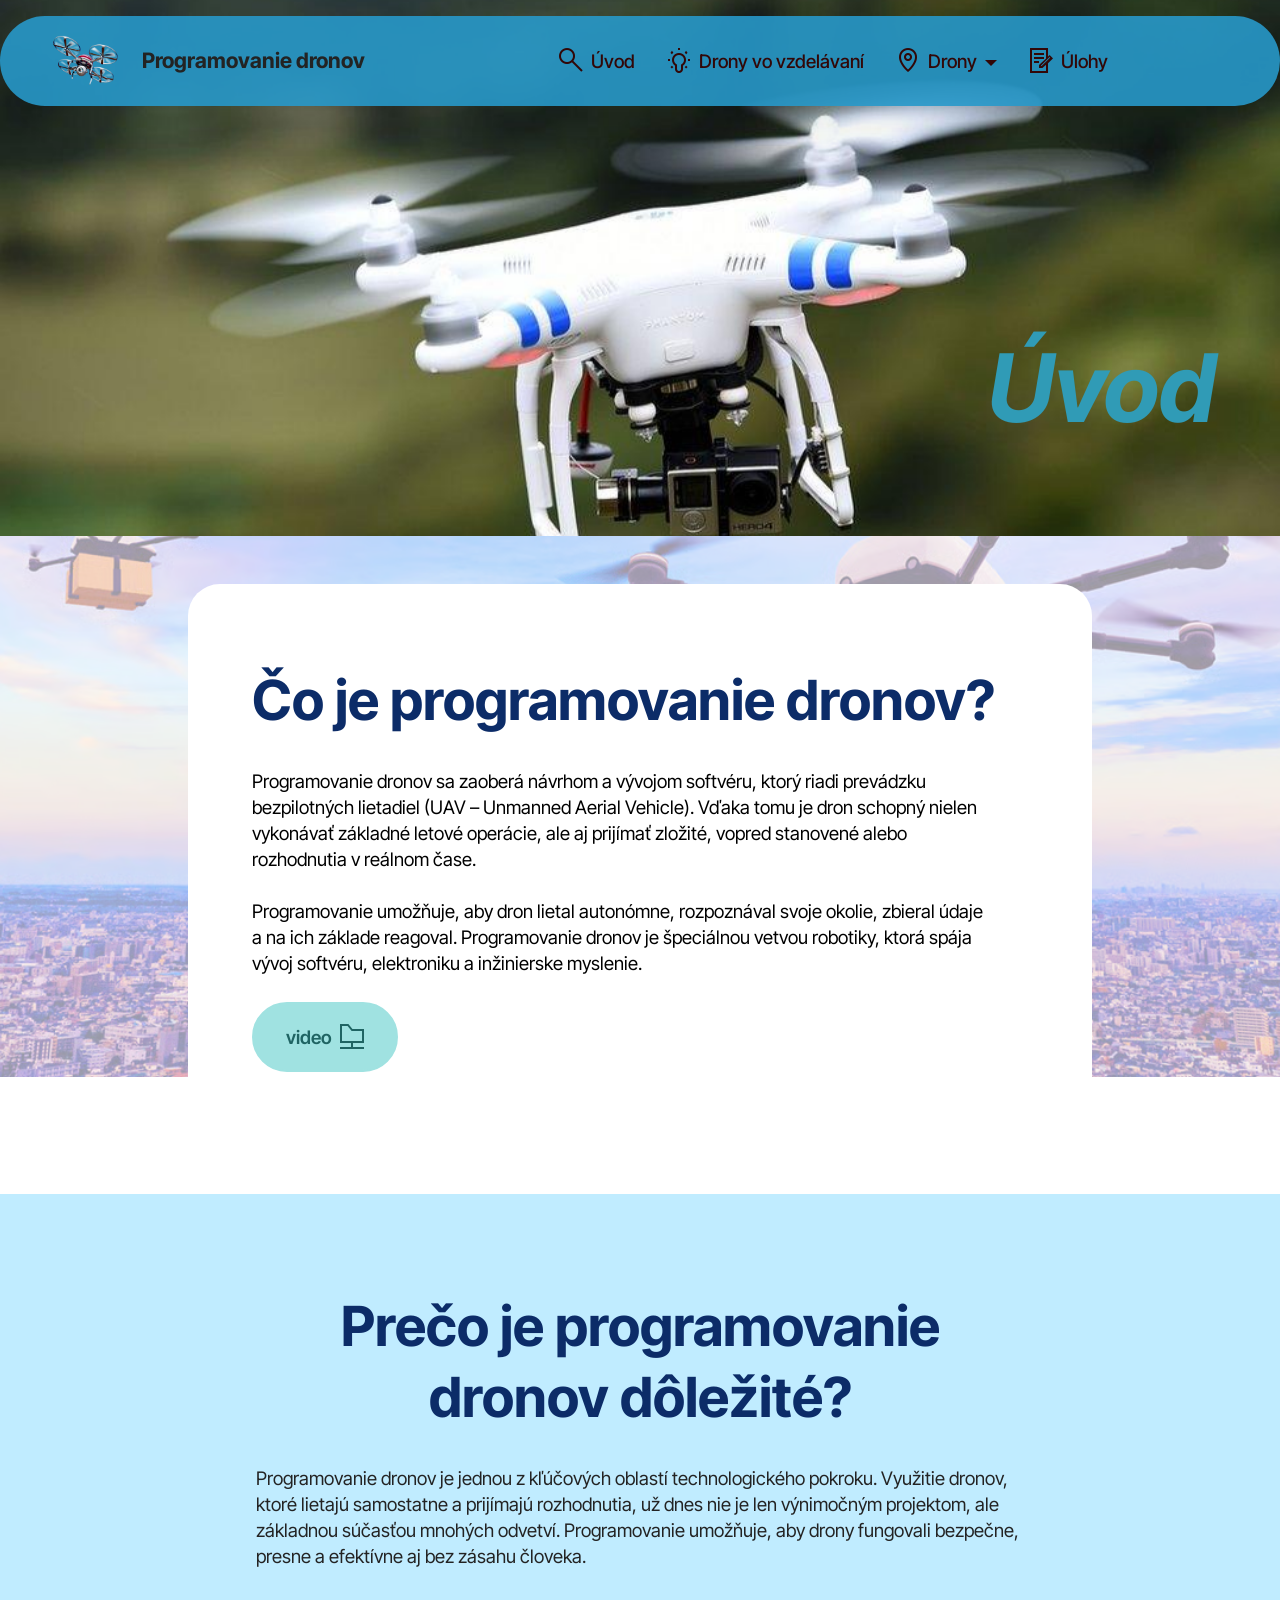
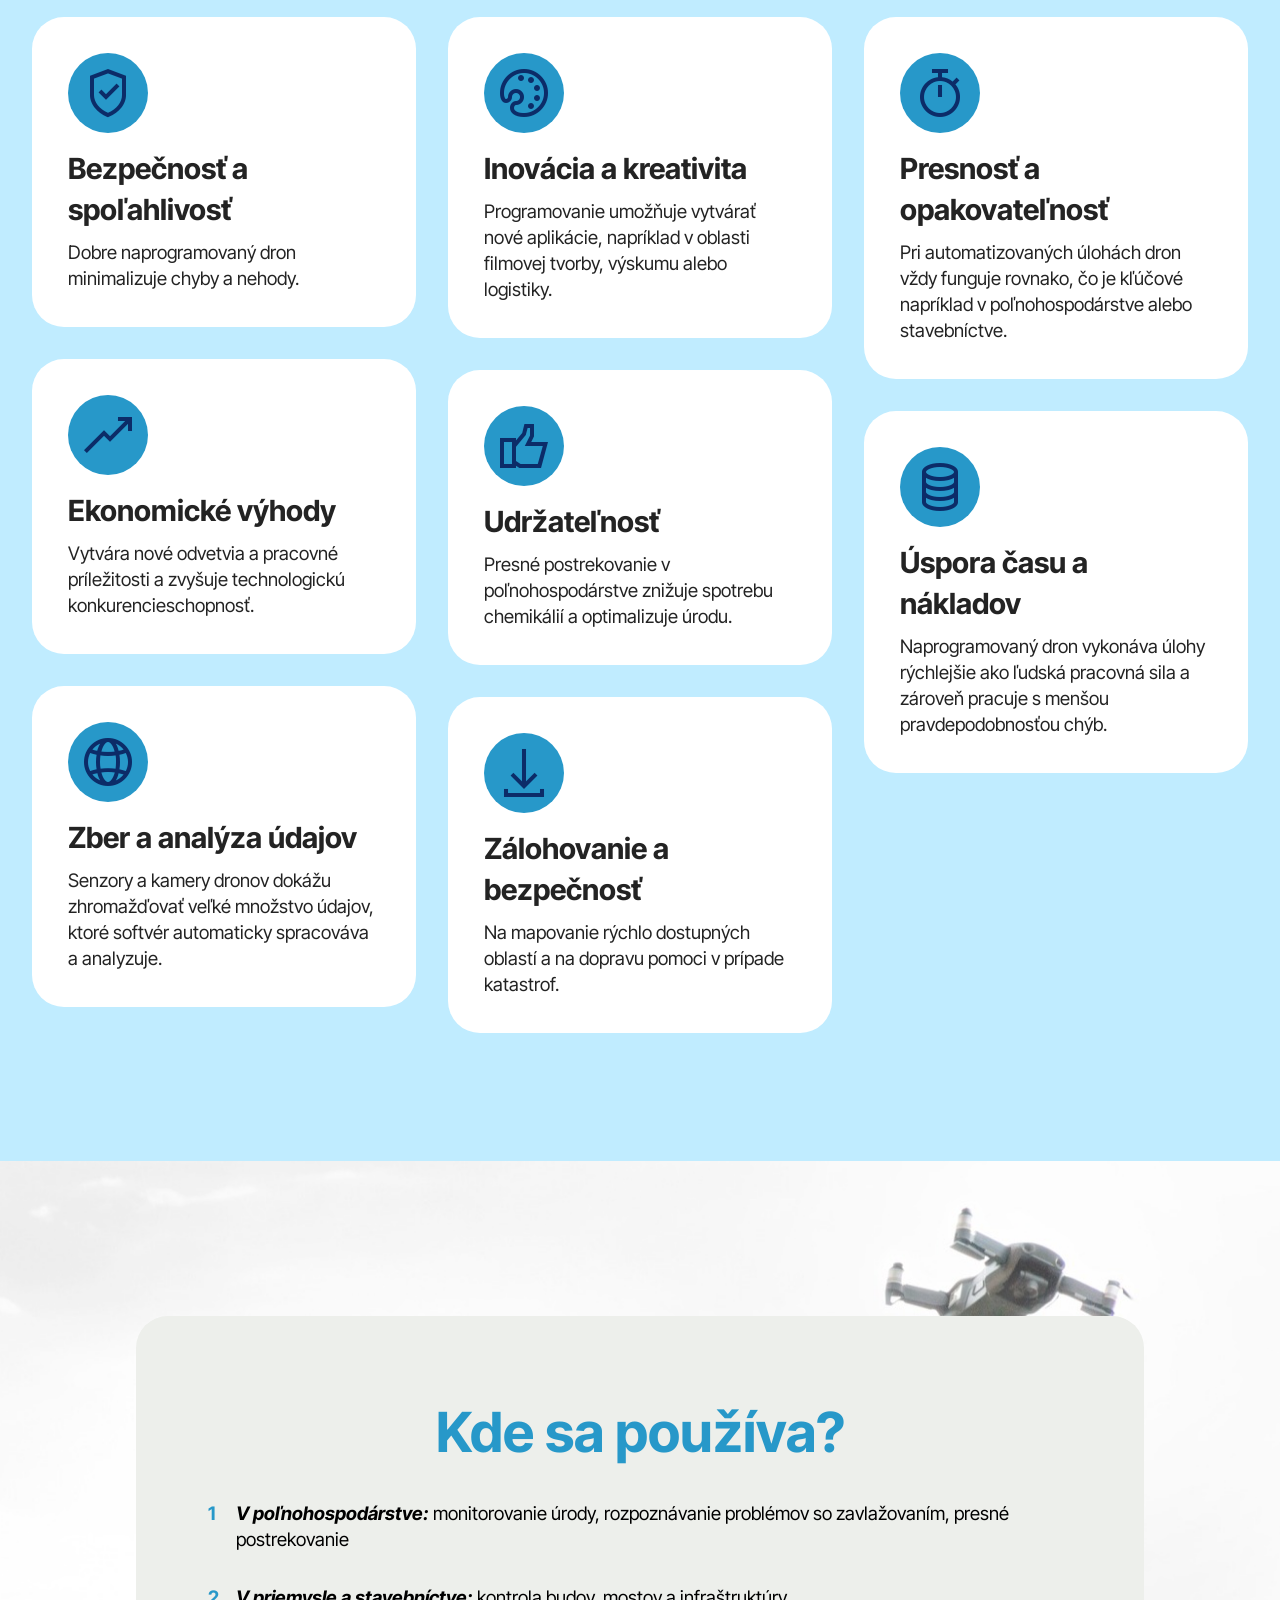
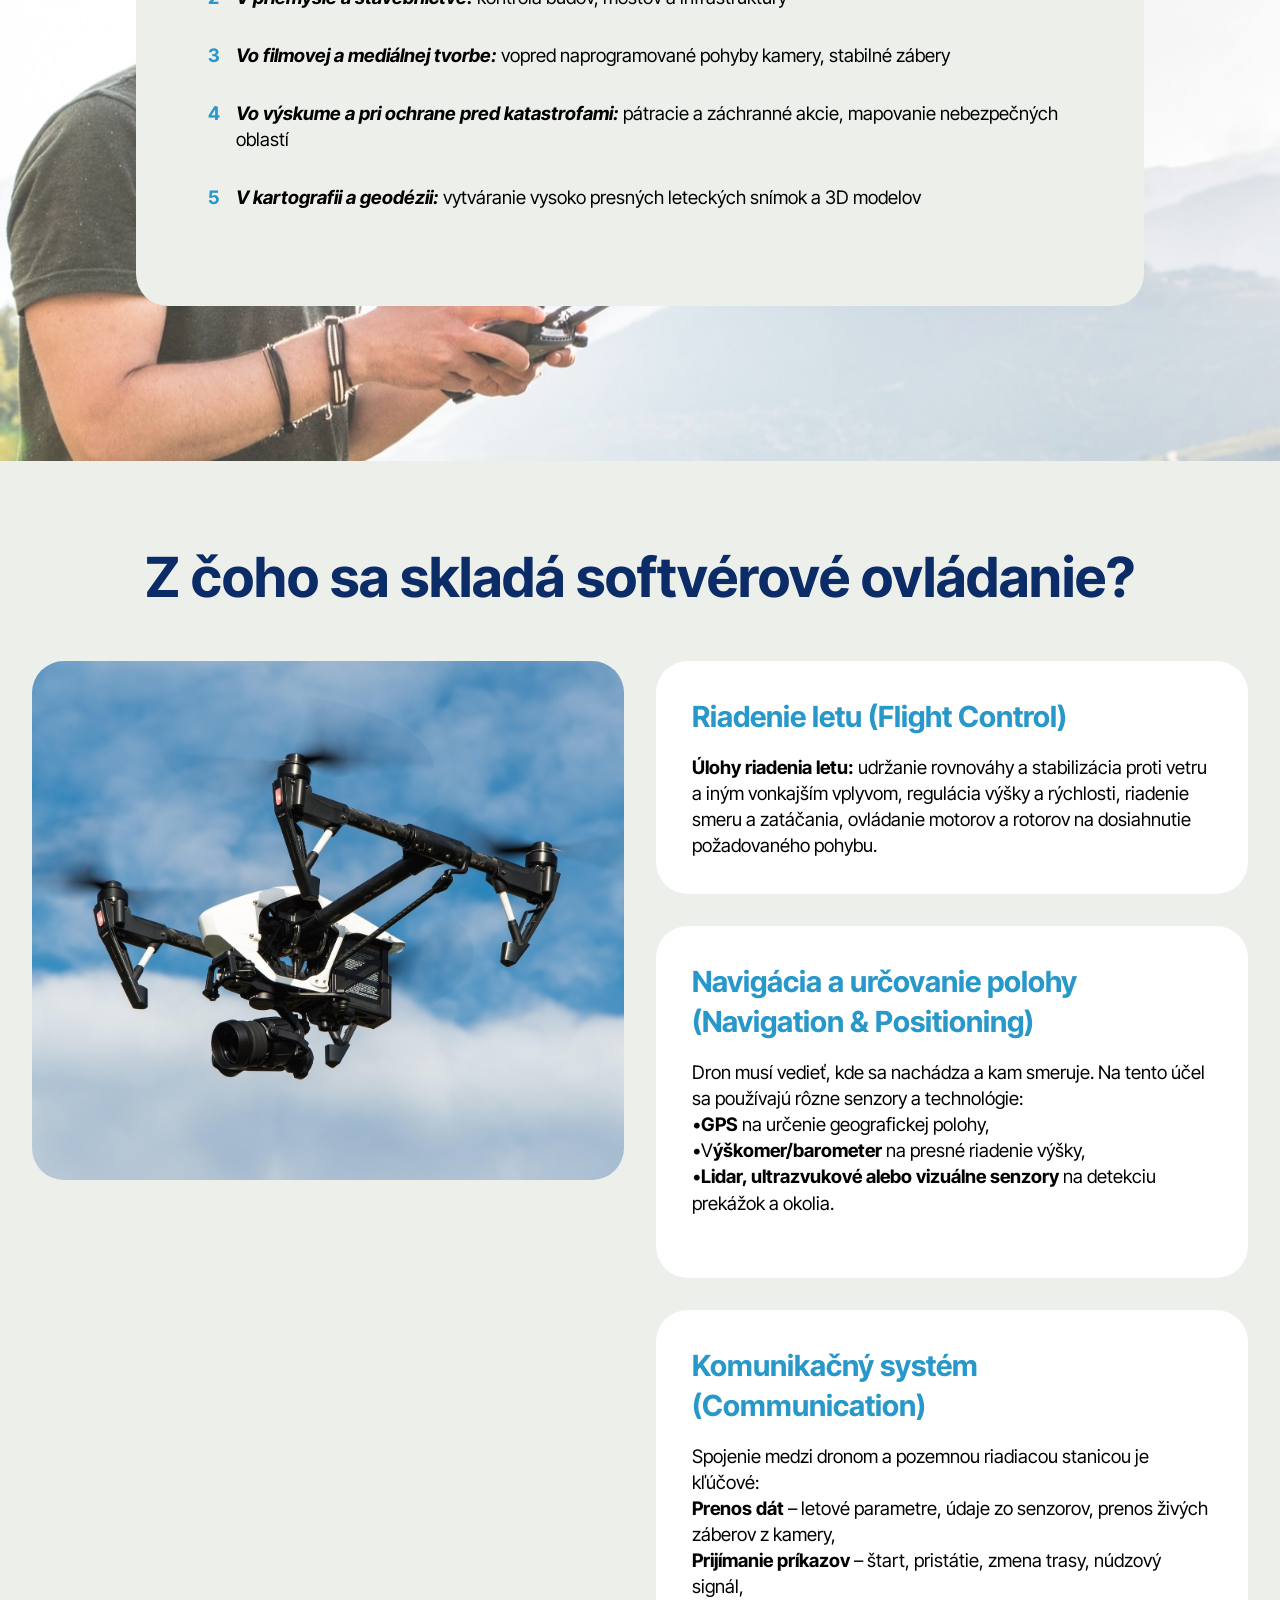
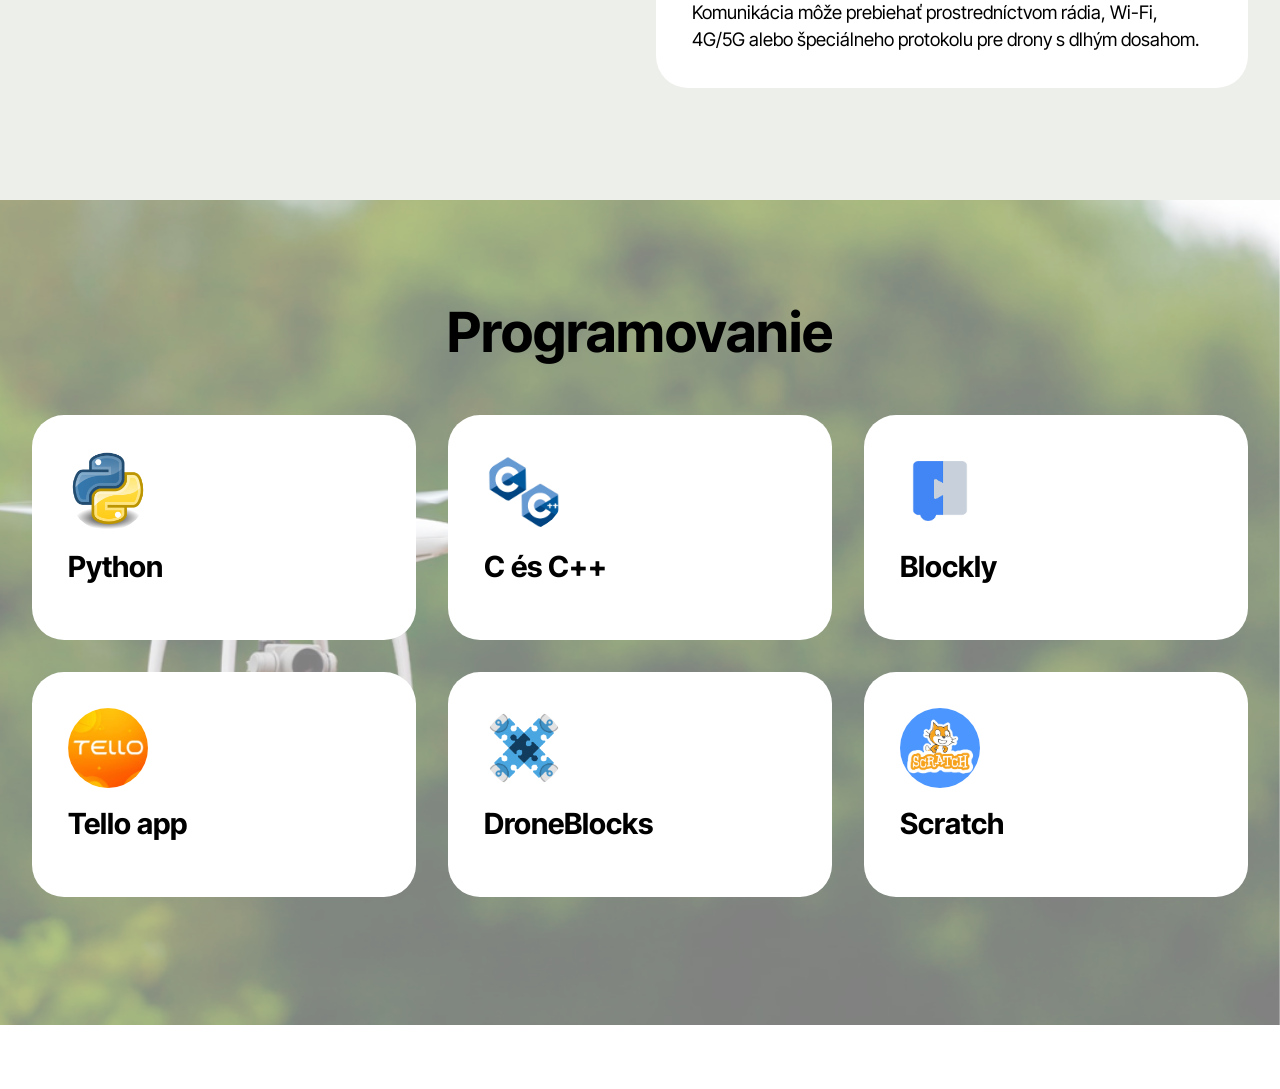
<file: uvod.html>
<!DOCTYPE html>
<html  >
<head>
  <!-- Site made with Mobirise Website Builder v6.1.5, https://mobirise.com -->
  <meta charset="UTF-8">
  <meta http-equiv="X-UA-Compatible" content="IE=edge">
  <meta name="generator" content="Mobirise v6.1.5, mobirise.com">
  <meta name="viewport" content="width=device-width, initial-scale=1, minimum-scale=1">
  <link rel="shortcut icon" href="assets/images/mbr.png" type="image/x-icon">
  <meta name="description" content="">
  
  
  <title>Úvod</title>
  <link rel="stylesheet" href="assets/web/assets/mobirise-icons2/mobirise2.css">
  <link rel="stylesheet" href="assets/bootstrap/css/bootstrap.min.css">
  <link rel="stylesheet" href="assets/parallax/jarallax.css">
  <link rel="stylesheet" href="assets/animatecss/animate.css">
  <link rel="stylesheet" href="assets/dropdown/css/style.css">
  <link rel="stylesheet" href="assets/theme/css/style.css">
  <link rel="preload" href="https://fonts.googleapis.com/css?family=Inter+Tight:100,200,300,400,500,600,700,800,900,100i,200i,300i,400i,500i,600i,700i,800i,900i&display=swap" as="style" onload="this.onload=null;this.rel='stylesheet'">
  <noscript><link rel="stylesheet" href="https://fonts.googleapis.com/css?family=Inter+Tight:100,200,300,400,500,600,700,800,900,100i,200i,300i,400i,500i,600i,700i,800i,900i&display=swap"></noscript>
  <link rel="preload" as="style" href="assets/mobirise/css/mbr-additional.css?v=PPZnnZ"><link rel="stylesheet" href="assets/mobirise/css/mbr-additional.css?v=PPZnnZ" type="text/css">

  
  
  
</head>
<body>
  
  <section data-bs-version="5.1" class="menu menu1 cid-v7rs1GnA71" once="menu" id="menu01-3">
	

	<nav class="navbar navbar-dropdown navbar-fixed-top navbar-expand-lg">
		<div class="container">
			<div class="navbar-brand">
				<span class="navbar-logo">
					<a href="index.html">
						<img src="assets/images/mbr.png" alt="Mobirise Website Builder" style="height: 3.5rem;">
					</a>
				</span>
				<span class="navbar-caption-wrap"><a class="navbar-caption text-black text-primary display-4" href="index.html">Programovanie dronov</a></span>
			</div>
			<button class="navbar-toggler" type="button" data-toggle="collapse" data-bs-toggle="collapse" data-target="#navbarSupportedContent" data-bs-target="#navbarSupportedContent" aria-controls="navbarNavAltMarkup" aria-expanded="false" aria-label="Toggle navigation">
				<div class="hamburger">
					<span></span>
					<span></span>
					<span></span>
					<span></span>
				</div>
			</button>
			<div class="collapse navbar-collapse" id="navbarSupportedContent">
				<ul class="navbar-nav nav-dropdown nav-right" data-app-modern-menu="true"><li class="nav-item">
						<a class="nav-link link text-info text-primary display-7" href="uvod.html"><span class="mobi-mbri mobi-mbri-search mbr-iconfont mbr-iconfont-btn"></span>Úvod</a>
					</li>
					<li class="nav-item">
						<a class="nav-link link text-info text-primary display-7" href="dron_skoly.html" aria-expanded="false"><span class="mobi-mbri mobi-mbri-idea mbr-iconfont mbr-iconfont-btn"></span>Drony vo vzdelávaní</a>
					</li>
					<li class="nav-item dropdown">
						<a class="nav-link link dropdown-toggle text-info display-7" href="page3.html" data-toggle="dropdown-submenu" data-bs-toggle="dropdown" data-bs-auto-close="outside" aria-expanded="false"><span class="mobi-mbri mobi-mbri-map-pin mbr-iconfont mbr-iconfont-btn"></span>Drony</a><div class="dropdown-menu" aria-labelledby="dropdown-530"><a class="dropdown-item text-info text-primary display-7" href="TT.html">DJI RoboMaster TT</a><a class="show dropdown-item text-info text-primary display-7" href="Tello.html">DJI Tello EDU</a><a class="show dropdown-item text-info text-primary display-7" href="CoDrone.html">CoDrone EDU</a><a class="show dropdown-item text-info text-primary display-7" href="Crazy.html">Crazyflie</a><a class="show dropdown-item text-info text-primary display-7" href="futbal.html">Skykick - Drone Soccer</a></div>
					</li><li class="nav-item"><a class="nav-link link text-info show text-primary display-7" href="ulohy.html"><span class="mobi-mbri mobi-mbri-contact-form mbr-iconfont mbr-iconfont-btn"></span>Úlohy</a></li></ul>
				
				
			</div>
		</div>
	</nav>
</section>

<section data-bs-version="5.1" class="header16 cid-v7rEpOIx5U mbr-parallax-background" id="header17-a">
  
  
  <div class="container">
    <div class="row">
      <div class="content-wrap col-12 col-md-12">
        <h1 class="mbr-section-title mbr-fonts-style mbr-white mb-4 display-1">
          <strong><em>Úvod</em><br></strong></h1>
        
        
        
      </div>
    </div>
  </div>
</section>

<section data-bs-version="5.1" class="article07 cid-v7rH6pRvNF mbr-parallax-background" id="article07-e">
  

  
  <div class="mbr-overlay" style="opacity: 0.6; background-color: rgb(255, 255, 255);"></div>
  <div class="container">
    <div class="row justify-content-center">
      <div class="card col-md-12 col-lg-9">
        <div class="card-wrapper">
          <h3 class="card-title mbr-fonts-style mbr-white mt-3 mb-4 display-2"><strong>Čo je programovanie dronov?</strong></h3>
          <div class="row card-box align-left">
            
            
            
            <div class="item features-without-image col-12 active">
              <div class="item-wrapper">
                
                <p class="mbr-text mbr-fonts-style display-7">Programovanie dronov sa zaoberá návrhom a vývojom softvéru, ktorý riadi prevádzku bezpilotných lietadiel (UAV – Unmanned Aerial Vehicle). Vďaka tomu je dron schopný nielen vykonávať základné letové operácie, ale aj prijímať zložité, vopred stanovené alebo rozhodnutia v reálnom čase.<br><br>Programovanie umožňuje, aby dron lietal autonómne, rozpoznával svoje okolie, zbieral údaje a na ich základe reagoval. Programovanie dronov je špeciálnou vetvou robotiky, ktorá spája vývoj softvéru, elektroniku a inžinierske myslenie.</p>
              </div>
            </div>
          </div>
          <div class="mbr-section-btn"><a class="btn btn-warning display-7" href="https://youtu.be/N_XneaFmOmU?si=GXxPf7i9_ptrThRA" target="_blank"><span class="mobi-mbri mobi-mbri-to-ftp mbr-iconfont mbr-iconfont-btn"></span>video</a></div>
        </div>
      </div>
    </div>
  </div>
</section>

<section data-bs-version="5.1" class="features22 cid-v7rZEI7aix" id="features022-w">
  

  
  
  <div class="container">
    <div class="row mb-5 justify-content-center">
      <div class="col-12 content-head">
        <h3 class="mbr-section-title mbr-fonts-style align-center mb-0 display-2"><strong>Prečo je programovanie dronov dôležité?</strong></h3>
        <h5 class="mbr-section-subtitle mbr-fonts-style align-center mb-0 mt-4 display-7">Programovanie dronov je jednou z kľúčových oblastí technologického pokroku. Využitie dronov, ktoré lietajú samostatne a prijímajú rozhodnutia, už dnes nie je len výnimočným projektom, ale základnou súčasťou mnohých odvetví. Programovanie umožňuje, aby drony fungovali bezpečne, presne a efektívne aj bez zásahu človeka.</h5>
      </div>
    </div>
    <div class="row mbr-masonry" data-masonry="{&quot;percentPosition&quot;: true }">
      <div class="item features-without-image col-12 col-md-6 col-lg-4 item-mb active">
        <div class="item-wrapper">
          <div class="card-box align-left">
            <div class="iconfont-wrapper">
              <span class="mbr-iconfont mobi-mbri-protect mobi-mbri"></span>
            </div>
            <h5 class="card-title mbr-fonts-style display-5"><strong>Bezpečnosť a spoľahlivosť</strong></h5>
            <p class="card-text mbr-fonts-style display-7">Dobre naprogramovaný dron minimalizuje chyby a nehody.
            </p>

            
          </div>
        </div>
      </div><div class="item features-without-image col-12 col-md-6 col-lg-4 item-mb">
        <div class="item-wrapper">
          <div class="card-box align-left">
            <div class="iconfont-wrapper">
              <span class="mbr-iconfont mobi-mbri-change-style mobi-mbri"></span>
            </div>
            <h5 class="card-title mbr-fonts-style display-5"><strong>Inovácia a kreativita</strong></h5>
            <p class="card-text mbr-fonts-style display-7">Programovanie umožňuje vytvárať nové aplikácie, napríklad v oblasti filmovej tvorby, výskumu alebo logistiky.
            </p>

            
          </div>
        </div>
      </div>
      <div class="item features-without-image col-12 col-md-6 col-lg-4 item-mb">
        <div class="item-wrapper">
          <div class="card-box align-left">
            <div class="iconfont-wrapper">
              <span class="mbr-iconfont mobi-mbri-timer mobi-mbri"></span>
            </div>
            <h5 class="card-title mbr-fonts-style display-5"><strong>Presnosť a opakovateľnosť</strong></h5>
            <p class="card-text mbr-fonts-style display-7">Pri automatizovaných úlohách dron vždy funguje rovnako, čo je kľúčové napríklad v poľnohospodárstve alebo stavebníctve.
            </p>

            
          </div>
        </div>
      </div><div class="item features-without-image col-12 col-md-6 col-lg-4 item-mb">
        <div class="item-wrapper">
          <div class="card-box align-left">
            <div class="iconfont-wrapper">
              <span class="mbr-iconfont mobi-mbri-growing-chart mobi-mbri"></span>
            </div>
            <h5 class="card-title mbr-fonts-style display-5"><strong>Ekonomické výhody</strong></h5>
            <p class="card-text mbr-fonts-style display-7">Vytvára nové odvetvia a pracovné príležitosti a zvyšuje technologickú konkurencieschopnosť.
            </p>

            
          </div>
        </div>
      </div>
      
      
      
      <div class="item features-without-image col-12 col-md-6 col-lg-4 item-mb">
        <div class="item-wrapper">
          <div class="card-box align-left">
            <div class="iconfont-wrapper">
              <span class="mbr-iconfont mobi-mbri-like mobi-mbri"></span>
            </div>
            <h5 class="card-title mbr-fonts-style display-5"><strong>Udržateľnosť</strong></h5>
            <p class="card-text mbr-fonts-style display-7">Presné postrekovanie v poľnohospodárstve znižuje spotrebu chemikálií a optimalizuje úrodu.
            </p>

            
          </div>
        </div>
      </div><div class="item features-without-image col-12 col-md-6 col-lg-4 item-mb">
        <div class="item-wrapper">
          <div class="card-box align-left">
            <div class="iconfont-wrapper">
              <span class="mbr-iconfont mobi-mbri-database mobi-mbri"></span>
            </div>
            <h5 class="card-title mbr-fonts-style display-5"><strong>Úspora času a nákladov</strong></h5>
            <p class="card-text mbr-fonts-style display-7">Naprogramovaný dron vykonáva úlohy rýchlejšie ako ľudská pracovná sila a zároveň pracuje s menšou pravdepodobnosťou chýb.
            </p>

            
          </div>
        </div>
      </div><div class="item features-without-image col-12 col-md-6 col-lg-4 item-mb">
        <div class="item-wrapper">
          <div class="card-box align-left">
            <div class="iconfont-wrapper">
              <span class="mbr-iconfont mobi-mbri-globe-2 mobi-mbri"></span>
            </div>
            <h5 class="card-title mbr-fonts-style display-5"><strong>Zber a analýza údajov</strong></h5>
            <p class="card-text mbr-fonts-style display-7">Senzory a kamery dronov dokážu zhromažďovať veľké množstvo údajov, ktoré softvér automaticky spracováva a analyzuje.
            </p>

            
          </div>
        </div>
      </div><div class="item features-without-image col-12 col-md-6 col-lg-4 item-mb">
        <div class="item-wrapper">
          <div class="card-box align-left">
            <div class="iconfont-wrapper">
              <span class="mbr-iconfont mobi-mbri-download mobi-mbri"></span>
            </div>
            <h5 class="card-title mbr-fonts-style display-5"><strong>Zálohovanie a bezpečnosť</strong></h5>
            <p class="card-text mbr-fonts-style display-7">Na mapovanie rýchlo dostupných oblastí a na dopravu pomoci v prípade katastrof.
            </p>

            
          </div>
        </div>
      </div>
    </div>
  </div>
</section>

<section data-bs-version="5.1" class="article07 cid-v7sc65AYX4 mbr-fullscreen" id="article19-x">
  

  
  <div class="mbr-overlay" style="opacity: 0.2; background-color: rgb(255, 255, 255);">
  </div>
  <div class="container-fluid">
    <div class="row justify-content-center">
      <div class="card col-md-12 col-lg-10">
        <div class="card-wrapper">
          <div class="col-12 content-head mt-3">
            <h3 class="mbr-section-title mbr-fonts-style align-center mb-0 display-2"><strong>Kde sa používa?</strong></h3>
            
          </div>
          <div class="card-box align-left mt-4">
            <div class="mbr-text counter-container mbr-fonts-style display-7">
              <ol>
                <li><strong><em>V poľnohospodárstve:</em> </strong>monitorovanie úrody, rozpoznávanie problémov so zavlažovaním, presné postrekovanie</li><li><strong><em>V priemysle a stavebníctve:</em> </strong>kontrola budov, mostov a infraštruktúry</li><li><strong><em>Vo filmovej a mediálnej tvorbe:</em> </strong>vopred naprogramované pohyby kamery, stabilné zábery</li><li><strong><em>Vo výskume a pri ochrane pred katastrofami:</em> </strong>pátracie a záchranné akcie, mapovanie nebezpečných oblastí</li><li><strong><em>V kartografii a geodézii:</em></strong> vytváranie vysoko presných leteckých snímok a 3D modelov</li></ol>
            </div>
          </div>
        </div>
      </div>
    </div>
  </div>
</section>

<section data-bs-version="5.1" class="features028 cid-v7sjffZN3R" id="features028-10">
	

	
	
	<div class="container-fluid">
		<div class="row justify-content-center">
			<div class="col-md-12 content-head mb-5">
				<h1 class="mbr-section-title mbr-fonts-style mb-0 display-2"><strong>Z čoho sa skladá softvérové ovládanie?</strong></h1>
				
			</div>
		</div>


		<div class="row justify-content-center  blockContent">

			<div class="col-12 col-lg">


				<div class="item features-without-image col-12 col-md-12 col-lg-12 active">
					<div class="item-wrapper">
						<div class="item-content">
							<h1 class="mbr-card-title mbr-fonts-style mt-0 mb-3 mbr-number display-5"><strong>Riadenie letu (Flight Control)</strong></h1>
							
							<p class="card-text mbr-fonts-style mt-0 mb-0 display-7"><strong>Úlohy riadenia letu:</strong> udržanie rovnováhy a stabilizácia proti vetru a iným vonkajším vplyvom, regulácia výšky a rýchlosti, riadenie smeru a zatáčania, ovládanie motorov a rotorov na dosiahnutie požadovaného pohybu.<br></p>
							
						</div>

					</div>
				</div>
				<div class="item features-without-image col-12 col-md-12 col-lg-12">
					<div class="item-wrapper">
						<div class="item-content">
							<h1 class="mbr-card-title mbr-fonts-style mt-0 mb-3 mbr-number display-5"><strong>Navigácia a určovanie polohy (Navigation &amp; Positioning)</strong></h1>
							
							<p class="card-text mbr-fonts-style mt-0 mb-0 display-7">Dron musí vedieť, kde sa nachádza a kam smeruje. Na tento účel sa používajú rôzne senzory a technológie:<br>•<strong>GPS</strong> na určenie geografickej polohy,<br>•V<strong>ýškomer/barometer</strong> na presné riadenie výšky,<br>•<strong>Lidar, ultrazvukové alebo vizuálne senzory</strong> na detekciu prekážok a okolia.<br><br></p>
							
						</div>

					</div>
				</div>
				<div class="item features-without-image col-12 col-md-12 col-lg-12">
					<div class="item-wrapper">
						<div class="item-content">
							<h1 class="mbr-card-title mbr-fonts-style mt-0 mb-3 mbr-number display-5"><strong>Komunikačný systém (Communication)</strong></h1>
							
							<p class="card-text mbr-fonts-style mt-0 mb-0 display-7">Spojenie medzi dronom a pozemnou riadiacou stanicou je kľúčové:<br><strong>Prenos dát</strong> – letové parametre, údaje zo senzorov, prenos živých záberov z kamery,<br><strong>Prijímanie príkazov</strong> – štart, pristátie, zmena trasy, núdzový signál,<br>Komunikácia môže prebiehať prostredníctvom rádia, Wi-Fi, 4G/5G alebo špeciálneho protokolu pre drony s dlhým dosahom.<br></p>
							
						</div>
					</div>
				</div>
			</div>
			<div class="col-12 col-lg-6">
				<div class="image-wrapper">
					<img class="w-100" src="assets/images/mbr-2.jpeg" alt="Mobirise Website Builder">
				</div>
			</div>
		</div>
	</div>
</section>

<section data-bs-version="5.1" class="start features20 cid-v7skOukTLY mbr-parallax-background" id="features020-11">
	

	
	<div class="mbr-overlay" style="opacity: 0.5; background-color: rgb(255, 255, 255);"></div>
	<div class="container">
		<div class="row mb-5 justify-content-center">
			<div class="col-12 mb-0 content-head">
				<h3 class="mbr-section-title mbr-fonts-style align-center mb-0 display-2"><strong>Programovanie</strong></h3>
				
			</div>
		</div>
		<div class="row">
			<div class="item features-without-image col-12 col-md-6 col-lg-4 item-mb">
				<div class="item-wrapper">
					<div class="card-box align-left">
						<div class="img-wrapper mb-3">
							<img src="assets/images/python.jpg" alt="">
						</div>
						<h5 class="card-title mbr-fonts-style display-5">
							<strong>Python</strong>
						</h5>
						
					</div>
				</div>
			</div>
			<div class="item features-without-image col-12 col-md-6 col-lg-4 item-mb">
				<div class="item-wrapper">
					<div class="card-box align-left">
						<div class="img-wrapper mb-3">
							<img src="assets/images/imafges.jpg" alt="">
						</div>
						<h5 class="card-title mbr-fonts-style display-5"><strong>C és C++</strong></h5>
						
					</div>
				</div>
			</div>
			<div class="item features-without-image col-12 col-md-6 col-lg-4 item-mb">
				<div class="item-wrapper">
					<div class="card-box align-left">
						<div class="img-wrapper mb-3">
							<img src="assets/images/images-1.png" alt="">
						</div>
						<h5 class="card-title mbr-fonts-style display-5"><strong>Blockly</strong></h5>
						
					</div>
				</div>
			</div><div class="item features-without-image col-12 col-md-6 col-lg-4 item-mb">
				<div class="item-wrapper">
					<div class="card-box align-left">
						<div class="img-wrapper mb-3">
							<img src="assets/images/f128734ce4287599d9cd8b6019e56034d1bdaca337428d7b9f23be1516acec9e-200.jpg" alt="" data-slide-to="3" data-bs-slide-to="4">
						</div>
						<h5 class="card-title mbr-fonts-style display-5"><strong>Tello app</strong></h5>
						
					</div>
				</div>
			</div><div class="item features-without-image col-12 col-md-6 col-lg-4 item-mb">
				<div class="item-wrapper">
					<div class="card-box align-left">
						<div class="img-wrapper mb-3">
							<img src="assets/images/apps.42126.13873637242273496.862b2875-d05a-4950-9989-bfaaa2e29dbf.jpg" alt="" data-slide-to="4" data-bs-slide-to="5">
						</div>
						<h5 class="card-title mbr-fonts-style display-5"><strong>DroneBlocks</strong></h5>
						
					</div>
				</div>
			</div><div class="item features-without-image col-12 col-md-6 col-lg-4 item-mb">
				<div class="item-wrapper">
					<div class="card-box align-left">
						<div class="img-wrapper mb-3">
							<img src="assets/images/unnamed.jpg" alt="" data-slide-to="5" data-bs-slide-to="6">
						</div>
						<h5 class="card-title mbr-fonts-style display-5"><strong>Scratch</strong></h5>
						
					</div>
				</div>
			</div>
		</div>
	</div>
</section><section class="display-7" style="padding: 0;align-items: center;justify-content: center;flex-wrap: wrap;    align-content: center;display: flex;position: relative;height: 4rem;"><a href="https://mobiri.se/" style="flex: 1 1;height: 4rem;position: absolute;width: 100%;z-index: 1;"><img alt="" style="height: 4rem;" src="[data-uri]"></a><p style="margin: 0;text-align: center;" class="display-7">&#8204;</p><a style="z-index:1" href="https://mobirise.com/offline-website-builder.html">Offline Website Software</a></section><script src="assets/bootstrap/js/bootstrap.bundle.min.js"></script>  <script src="assets/parallax/jarallax.js"></script>  <script src="assets/smoothscroll/smooth-scroll.js"></script>  <script src="assets/ytplayer/index.js"></script>  <script src="assets/dropdown/js/navbar-dropdown.js"></script>  <script src="assets/masonry/masonry.pkgd.min.js"></script>  <script src="assets/imagesloaded/imagesloaded.pkgd.min.js"></script>  <script src="assets/theme/js/script.js"></script>  
  
  
  <input name="animation" type="hidden">
  </body>
</html>
</file>
<file: assets/web/assets/mobirise-icons2/mobirise2.css>
@font-face {
  font-family: 'Moririse2';
  font-display: swap;
  src:  url('mobirise2.eot?f2bix4');
  src:  url('mobirise2.eot?f2bix4#iefix') format('embedded-opentype'),
    url('mobirise2.woff2?f2bix4') format('woff2'),
    url('mobirise2.woff?f2bix4') format('woff'),
    url('mobirise2.ttf?f2bix4') format('truetype'),
    url('mobirise2.svg?f2bix4#mobirise2') format('svg');
  font-weight: normal;
  font-style: normal;
}

[class^="mobi-"], [class*=" mobi-"] {
  /* use !important to prevent issues with browser extensions that change fonts */
  font-family: 'Moririse2' !important;
  speak: none;
  font-style: normal;
  font-weight: normal;
  font-variant: normal;
  text-transform: none;
  line-height: 1;

  /* Better Font Rendering =========== */
  -webkit-font-smoothing: antialiased;
  -moz-osx-font-smoothing: grayscale;
}

.mobi-mbri-add-submenu:before {
  content: "\e900";
}
.mobi-mbri-alert:before {
  content: "\e901";
}
.mobi-mbri-align-center:before {
  content: "\e902";
}
.mobi-mbri-align-justify:before {
  content: "\e903";
}
.mobi-mbri-align-left:before {
  content: "\e904";
}
.mobi-mbri-align-right:before {
  content: "\e905";
}
.mobi-mbri-android:before {
  content: "\e906";
}
.mobi-mbri-apple:before {
  content: "\e907";
}
.mobi-mbri-arrow-down:before {
  content: "\e908";
}
.mobi-mbri-arrow-next:before {
  content: "\e909";
}
.mobi-mbri-arrow-prev:before {
  content: "\e90a";
}
.mobi-mbri-arrow-up:before {
  content: "\e90b";
}
.mobi-mbri-bold:before {
  content: "\e90c";
}
.mobi-mbri-bookmark:before {
  content: "\e90d";
}
.mobi-mbri-bootstrap:before {
  content: "\e90e";
}
.mobi-mbri-briefcase:before {
  content: "\e90f";
}
.mobi-mbri-browse:before {
  content: "\e910";
}
.mobi-mbri-bulleted-list:before {
  content: "\e911";
}
.mobi-mbri-calendar:before {
  content: "\e912";
}
.mobi-mbri-camera:before {
  content: "\e913";
}
.mobi-mbri-cart-add:before {
  content: "\e914";
}
.mobi-mbri-cart-full:before {
  content: "\e915";
}
.mobi-mbri-cash:before {
  content: "\e916";
}
.mobi-mbri-change-style:before {
  content: "\e917";
}
.mobi-mbri-chat:before {
  content: "\e918";
}
.mobi-mbri-clock:before {
  content: "\e919";
}
.mobi-mbri-close:before {
  content: "\e91a";
}
.mobi-mbri-cloud:before {
  content: "\e91b";
}
.mobi-mbri-code:before {
  content: "\e91c";
}
.mobi-mbri-contact-form:before {
  content: "\e91d";
}
.mobi-mbri-credit-card:before {
  content: "\e91e";
}
.mobi-mbri-cursor-click:before {
  content: "\e91f";
}
.mobi-mbri-cust-feedback:before {
  content: "\e920";
}
.mobi-mbri-database:before {
  content: "\e921";
}
.mobi-mbri-delivery:before {
  content: "\e922";
}
.mobi-mbri-desktop:before {
  content: "\e923";
}
.mobi-mbri-devices:before {
  content: "\e924";
}
.mobi-mbri-down:before {
  content: "\e925";
}
.mobi-mbri-download-2:before {
  content: "\e926";
}
.mobi-mbri-download:before {
  content: "\e927";
}
.mobi-mbri-drag-n-drop-2:before {
  content: "\e928";
}
.mobi-mbri-drag-n-drop:before {
  content: "\e929";
}
.mobi-mbri-edit-2:before {
  content: "\e92a";
}
.mobi-mbri-edit:before {
  content: "\e92b";
}
.mobi-mbri-error:before {
  content: "\e92c";
}
.mobi-mbri-extension:before {
  content: "\e92d";
}
.mobi-mbri-features:before {
  content: "\e92e";
}
.mobi-mbri-file:before {
  content: "\e92f";
}
.mobi-mbri-flag:before {
  content: "\e930";
}
.mobi-mbri-folder:before {
  content: "\e931";
}
.mobi-mbri-gift:before {
  content: "\e932";
}
.mobi-mbri-github:before {
  content: "\e933";
}
.mobi-mbri-globe-2:before {
  content: "\e934";
}
.mobi-mbri-globe:before {
  content: "\e935";
}
.mobi-mbri-growing-chart:before {
  content: "\e936";
}
.mobi-mbri-hearth:before {
  content: "\e937";
}
.mobi-mbri-help:before {
  content: "\e938";
}
.mobi-mbri-home:before {
  content: "\e939";
}
.mobi-mbri-hot-cup:before {
  content: "\e93a";
}
.mobi-mbri-idea:before {
  content: "\e93b";
}
.mobi-mbri-image-gallery:before {
  content: "\e93c";
}
.mobi-mbri-image-slider:before {
  content: "\e93d";
}
.mobi-mbri-info:before {
  content: "\e93e";
}
.mobi-mbri-italic:before {
  content: "\e93f";
}
.mobi-mbri-key:before {
  content: "\e940";
}
.mobi-mbri-laptop:before {
  content: "\e941";
}
.mobi-mbri-layers:before {
  content: "\e942";
}
.mobi-mbri-left-right:before {
  content: "\e943";
}
.mobi-mbri-left:before {
  content: "\e944";
}
.mobi-mbri-letter:before {
  content: "\e945";
}
.mobi-mbri-like:before {
  content: "\e946";
}
.mobi-mbri-link:before {
  content: "\e947";
}
.mobi-mbri-lock:before {
  content: "\e948";
}
.mobi-mbri-login:before {
  content: "\e949";
}
.mobi-mbri-logout:before {
  content: "\e94a";
}
.mobi-mbri-magic-stick:before {
  content: "\e94b";
}
.mobi-mbri-map-pin:before {
  content: "\e94c";
}
.mobi-mbri-menu:before {
  content: "\e94d";
}
.mobi-mbri-mobile-2:before {
  content: "\e94e";
}
.mobi-mbri-mobile-horizontal:before {
  content: "\e94f";
}
.mobi-mbri-mobile:before {
  content: "\e950";
}
.mobi-mbri-mobirise:before {
  content: "\e951";
}
.mobi-mbri-more-horizontal:before {
  content: "\e952";
}
.mobi-mbri-more-vertical:before {
  content: "\e953";
}
.mobi-mbri-music:before {
  content: "\e954";
}
.mobi-mbri-new-file:before {
  content: "\e955";
}
.mobi-mbri-numbered-list:before {
  content: "\e956";
}
.mobi-mbri-opened-folder:before {
  content: "\e957";
}
.mobi-mbri-pages:before {
  content: "\e958";
}
.mobi-mbri-paper-plane:before {
  content: "\e959";
}
.mobi-mbri-paperclip:before {
  content: "\e95a";
}
.mobi-mbri-phone:before {
  content: "\e95b";
}
.mobi-mbri-photo:before {
  content: "\e95c";
}
.mobi-mbri-photos:before {
  content: "\e95d";
}
.mobi-mbri-pin:before {
  content: "\e95e";
}
.mobi-mbri-play:before {
  content: "\e95f";
}
.mobi-mbri-plus:before {
  content: "\e960";
}
.mobi-mbri-preview:before {
  content: "\e961";
}
.mobi-mbri-print:before {
  content: "\e962";
}
.mobi-mbri-protect:before {
  content: "\e963";
}
.mobi-mbri-question:before {
  content: "\e964";
}
.mobi-mbri-quote-left:before {
  content: "\e965";
}
.mobi-mbri-quote-right:before {
  content: "\e966";
}
.mobi-mbri-redo:before {
  content: "\e967";
}
.mobi-mbri-refresh:before {
  content: "\e968";
}
.mobi-mbri-responsive-2:before {
  content: "\e969";
}
.mobi-mbri-responsive:before {
  content: "\e96a";
}
.mobi-mbri-right:before {
  content: "\e96b";
}
.mobi-mbri-rocket:before {
  content: "\e96c";
}
.mobi-mbri-sad-face:before {
  content: "\e96d";
}
.mobi-mbri-sale:before {
  content: "\e96e";
}
.mobi-mbri-save:before {
  content: "\e96f";
}
.mobi-mbri-search:before {
  content: "\e970";
}
.mobi-mbri-setting-2:before {
  content: "\e971";
}
.mobi-mbri-setting-3:before {
  content: "\e972";
}
.mobi-mbri-setting:before {
  content: "\e973";
}
.mobi-mbri-share:before {
  content: "\e974";
}
.mobi-mbri-shopping-bag:before {
  content: "\e975";
}
.mobi-mbri-shopping-basket:before {
  content: "\e976";
}
.mobi-mbri-shopping-cart:before {
  content: "\e977";
}
.mobi-mbri-sites:before {
  content: "\e978";
}
.mobi-mbri-smile-face:before {
  content: "\e979";
}
.mobi-mbri-speed:before {
  content: "\e97a";
}
.mobi-mbri-star:before {
  content: "\e97b";
}
.mobi-mbri-success:before {
  content: "\e97c";
}
.mobi-mbri-sun:before {
  content: "\e97d";
}
.mobi-mbri-sun2:before {
  content: "\e97e";
}
.mobi-mbri-tablet-vertical:before {
  content: "\e97f";
}
.mobi-mbri-tablet:before {
  content: "\e980";
}
.mobi-mbri-target:before {
  content: "\e981";
}
.mobi-mbri-timer:before {
  content: "\e982";
}
.mobi-mbri-to-ftp:before {
  content: "\e983";
}
.mobi-mbri-to-local-drive:before {
  content: "\e984";
}
.mobi-mbri-touch-swipe:before {
  content: "\e985";
}
.mobi-mbri-touch:before {
  content: "\e986";
}
.mobi-mbri-trash:before {
  content: "\e987";
}
.mobi-mbri-underline:before {
  content: "\e988";
}
.mobi-mbri-undo:before {
  content: "\e989";
}
.mobi-mbri-unlink:before {
  content: "\e98a";
}
.mobi-mbri-unlock:before {
  content: "\e98b";
}
.mobi-mbri-up-down:before {
  content: "\e98c";
}
.mobi-mbri-up:before {
  content: "\e98d";
}
.mobi-mbri-update:before {
  content: "\e98e";
}
.mobi-mbri-upload-2:before {
  content: "\e98f";
}
.mobi-mbri-upload:before {
  content: "\e990";
}
.mobi-mbri-user-2:before {
  content: "\e991";
}
.mobi-mbri-user:before {
  content: "\e992";
}
.mobi-mbri-users:before {
  content: "\e993";
}
.mobi-mbri-video-play:before {
  content: "\e994";
}
.mobi-mbri-video:before {
  content: "\e995";
}
.mobi-mbri-watch:before {
  content: "\e996";
}
.mobi-mbri-website-theme-2:before {
  content: "\e997";
}
.mobi-mbri-website-theme:before {
  content: "\e998";
}
.mobi-mbri-wifi:before {
  content: "\e999";
}
.mobi-mbri-windows:before {
  content: "\e99a";
}
.mobi-mbri-zoom-in:before {
  content: "\e99b";
}
.mobi-mbri-zoom-out:before {
  content: "\e99c";
}
</file>
<file: assets/parallax/jarallax.css>
.jarallax {
    position: relative;
    z-index: 0;
}
.jarallax > .jarallax-img {
    position: absolute;
    object-fit: cover;
    /* support for plugin https://github.com/bfred-it/object-fit-images */
    font-family: 'object-fit: cover;';
    top: 0;
    left: 0;
    width: 100%;
    height: 100%;
    z-index: -1;
}
</file>
<file: assets/dropdown/css/style.css>
.navbar-dropdown {
  left: 0;
  padding: 0;
  position: absolute;
  right: 0;
  top: 0;
  transition: all 0.45s ease;
  z-index: 1030;
  background: #282828; }
  .navbar-dropdown .navbar-logo {
    margin-right: 0.8rem;
    transition: margin 0.3s ease-in-out;
    vertical-align: middle; }
    .navbar-dropdown .navbar-logo img {
      height: 3.125rem;
      transition: all 0.3s ease-in-out; }
    .navbar-dropdown .navbar-logo.mbr-iconfont {
      font-size: 3.125rem;
      line-height: 3.125rem; }
  .navbar-dropdown .navbar-caption {
    font-weight: 700;
    white-space: normal;
    vertical-align: -4px;
    line-height: 3.125rem !important; }
    .navbar-dropdown .navbar-caption, .navbar-dropdown .navbar-caption:hover {
      color: inherit;
      text-decoration: none; }
  .navbar-dropdown .mbr-iconfont + .navbar-caption {
    vertical-align: -1px; }
  .navbar-dropdown.navbar-fixed-top {
    position: fixed; }
  .navbar-dropdown .navbar-brand span {
    vertical-align: -4px; }
  .navbar-dropdown.bg-color.transparent {
    background: none; }
  .navbar-dropdown.navbar-short .navbar-brand {
    padding: 0.625rem 0; }
    .navbar-dropdown.navbar-short .navbar-brand span {
      vertical-align: -1px; }
  .navbar-dropdown.navbar-short .navbar-caption {
    line-height: 2.375rem !important;
    vertical-align: -2px; }
  .navbar-dropdown.navbar-short .navbar-logo {
    margin-right: 0.5rem; }
    .navbar-dropdown.navbar-short .navbar-logo img {
      height: 2.375rem; }
    .navbar-dropdown.navbar-short .navbar-logo.mbr-iconfont {
      font-size: 2.375rem;
      line-height: 2.375rem; }
  .navbar-dropdown.navbar-short .mbr-table-cell {
    height: 3.625rem; }
  .navbar-dropdown .navbar-close {
    left: 0.6875rem;
    position: fixed;
    top: 0.75rem;
    z-index: 1000; }
  .navbar-dropdown .hamburger-icon {
    content: "";
    display: inline-block;
    vertical-align: middle;
    width: 16px;
    -webkit-box-shadow: 0 -6px 0 1px #282828,0 0 0 1px #282828,0 6px 0 1px #282828;
    -moz-box-shadow: 0 -6px 0 1px #282828,0 0 0 1px #282828,0 6px 0 1px #282828;
    box-shadow: 0 -6px 0 1px #282828,0 0 0 1px #282828,0 6px 0 1px #282828; }

.dropdown-menu .dropdown-toggle[data-toggle="dropdown-submenu"]::after {
  border-bottom: 0.35em solid transparent;
  border-left: 0.35em solid;
  border-right: 0;
  border-top: 0.35em solid transparent;
  margin-left: 0.3rem; }

.dropdown-menu .dropdown-item:focus {
  outline: 0; }

.nav-dropdown {
  font-size: 0.75rem;
  font-weight: 500;
  height: auto !important; }
  .nav-dropdown .nav-btn {
    padding-left: 1rem; }
  .nav-dropdown .link {
    margin: .667em 1.667em;
    font-weight: 500;
    padding: 0;
    transition: color .2s ease-in-out; }
    .nav-dropdown .link.dropdown-toggle {
      margin-right: 2.583em; }
      .nav-dropdown .link.dropdown-toggle::after {
        margin-left: .25rem;
        border-top: 0.35em solid;
        border-right: 0.35em solid transparent;
        border-left: 0.35em solid transparent;
        border-bottom: 0; }
      .nav-dropdown .link.dropdown-toggle[aria-expanded="true"] {
        margin: 0;
        padding: 0.667em 3.263em  0.667em 1.667em; }
  .nav-dropdown .link::after,
  .nav-dropdown .dropdown-item::after {
    color: inherit; }
  .nav-dropdown .btn {
    font-size: 0.75rem;
    font-weight: 700;
    letter-spacing: 0;
    margin-bottom: 0;
    padding-left: 1.25rem;
    padding-right: 1.25rem; }
  .nav-dropdown .dropdown-menu {
    border-radius: 0;
    border: 0;
    left: 0;
    margin: 0;
    padding-bottom: 1.25rem;
    padding-top: 1.25rem;
    position: relative; }
  .nav-dropdown .dropdown-submenu {
    margin-left: 0.125rem;
    top: 0; }
  .nav-dropdown .dropdown-item {
    font-weight: 500;
    line-height: 2;
    padding: 0.3846em 4.615em 0.3846em 1.5385em;
    position: relative;
    transition: color .2s ease-in-out, background-color .2s ease-in-out; }
    .nav-dropdown .dropdown-item::after {
      margin-top: -0.3077em;
      position: absolute;
      right: 1.1538em;
      top: 50%; }
    .nav-dropdown .dropdown-item:focus, .nav-dropdown .dropdown-item:hover {
      background: none; }

@media (max-width: 767px) {
  .nav-dropdown.navbar-toggleable-sm {
    bottom: 0;
    display: none;
    left: 0;
    overflow-x: hidden;
    position: fixed;
    top: 0;
    transform: translateX(-100%);
    -ms-transform: translateX(-100%);
    -webkit-transform: translateX(-100%);
    width: 18.75rem;
    z-index: 999; } }
.nav-dropdown.navbar-toggleable-xl {
  bottom: 0;
  display: none;
  left: 0;
  overflow-x: hidden;
  position: fixed;
  top: 0;
  transform: translateX(-100%);
  -ms-transform: translateX(-100%);
  -webkit-transform: translateX(-100%);
  width: 18.75rem;
  z-index: 999; }

.nav-dropdown-sm {
  display: block !important;
  overflow-x: hidden;
  overflow: auto;
  padding-top: 3.875rem; }
  .nav-dropdown-sm::after {
    content: "";
    display: block;
    height: 3rem;
    width: 100%; }
  .nav-dropdown-sm.collapse.in ~ .navbar-close {
    display: block !important; }
  .nav-dropdown-sm.collapsing, .nav-dropdown-sm.collapse.in {
    transform: translateX(0);
    -ms-transform: translateX(0);
    -webkit-transform: translateX(0);
    transition: all 0.25s ease-out;
    -webkit-transition: all 0.25s ease-out;
    background: #282828; }
  .nav-dropdown-sm.collapsing[aria-expanded="false"] {
    transform: translateX(-100%);
    -ms-transform: translateX(-100%);
    -webkit-transform: translateX(-100%); }
  .nav-dropdown-sm .nav-item {
    display: block;
    margin-left: 0 !important;
    padding-left: 0; }
  .nav-dropdown-sm .link,
  .nav-dropdown-sm .dropdown-item {
    border-top: 1px dotted rgba(255, 255, 255, 0.1);
    font-size: 0.8125rem;
    line-height: 1.6;
    margin: 0 !important;
    padding: 0.875rem 2.4rem 0.875rem 1.5625rem !important;
    position: relative;
    white-space: normal; }
    .nav-dropdown-sm .link:focus, .nav-dropdown-sm .link:hover,
    .nav-dropdown-sm .dropdown-item:focus,
    .nav-dropdown-sm .dropdown-item:hover {
      background: rgba(0, 0, 0, 0.2) !important;
      color: #c0a375; }
  .nav-dropdown-sm .nav-btn {
    position: relative;
    padding: 1.5625rem 1.5625rem 0 1.5625rem; }
    .nav-dropdown-sm .nav-btn::before {
      border-top: 1px dotted rgba(255, 255, 255, 0.1);
      content: "";
      left: 0;
      position: absolute;
      top: 0;
      width: 100%; }
    .nav-dropdown-sm .nav-btn + .nav-btn {
      padding-top: 0.625rem; }
      .nav-dropdown-sm .nav-btn + .nav-btn::before {
        display: none; }
  .nav-dropdown-sm .btn {
    padding: 0.625rem 0; }
  .nav-dropdown-sm .dropdown-toggle[data-toggle="dropdown-submenu"]::after {
    margin-left: .25rem;
    border-top: 0.35em solid;
    border-right: 0.35em solid transparent;
    border-left: 0.35em solid transparent;
    border-bottom: 0; }
  .nav-dropdown-sm .dropdown-toggle[data-toggle="dropdown-submenu"][aria-expanded="true"]::after {
    border-top: 0;
    border-right: 0.35em solid transparent;
    border-left: 0.35em solid transparent;
    border-bottom: 0.35em solid; }
  .nav-dropdown-sm .dropdown-menu {
    margin: 0;
    padding: 0;
    position: relative;
    top: 0;
    left: 0;
    width: 100%;
    border: 0;
    float: none;
    border-radius: 0;
    background: none; }
  .nav-dropdown-sm .dropdown-submenu {
    left: 100%;
    margin-left: 0.125rem;
    margin-top: -1.25rem;
    top: 0; }

.navbar-toggleable-sm .nav-dropdown .dropdown-menu {
  position: absolute; }

.navbar-toggleable-sm .nav-dropdown .dropdown-submenu {
  left: 100%;
  margin-left: 0.125rem;
  margin-top: -1.25rem;
  top: 0; }

.navbar-toggleable-sm.opened .nav-dropdown .dropdown-menu {
  position: relative; }

.navbar-toggleable-sm.opened .nav-dropdown .dropdown-submenu {
  left: 0;
  margin-left: 00rem;
  margin-top: 0rem;
  top: 0; }

.is-builder .nav-dropdown.collapsing {
  transition: none !important; }
</file>
<file: assets/theme/css/style.css>
@charset "UTF-8";
section {
  background-color: #ffffff;
}

body {
  font-style: normal;
  line-height: 1.5;
  font-weight: 400;
  color: #232323;
  position: relative;
}

button {
  background-color: transparent;
  border-color: transparent;
}

.embla__button,
.carousel-control {
  background-color: #edefea !important;
  opacity: 0.8 !important;
  color: #464845 !important;
  border-color: #edefea !important;
}

.carousel .close,
.modalWindow .close {
  background-color: #edefea !important;
  color: #464845 !important;
  border-color: #edefea !important;
  opacity: 0.8 !important;
}

.carousel .close:hover,
.modalWindow .close:hover {
  opacity: 1 !important;
}

.carousel-indicators li {
  background-color: #edefea !important;
  border: 2px solid #464845 !important;
}

.carousel-indicators li:hover,
.carousel-indicators li:active {
  opacity: 0.8 !important;
}

.embla__button:hover,
.carousel-control:hover {
  background-color: #edefea !important;
  opacity: 1 !important;
}

.modalWindow-video-container {
  height: 80%;
}

section,
.container,
.container-fluid {
  position: relative;
  word-wrap: break-word;
}

a.mbr-iconfont:hover {
  text-decoration: none;
}

.article .lead p,
.article .lead ul,
.article .lead ol,
.article .lead pre,
.article .lead blockquote {
  margin-bottom: 0;
}

a {
  font-style: normal;
  font-weight: 400;
  cursor: pointer;
}
a, a:hover {
  text-decoration: none;
}

.mbr-section-title {
  font-style: normal;
  line-height: 1.3;
}

.mbr-section-subtitle {
  line-height: 1.3;
}

.mbr-text {
  font-style: normal;
  line-height: 1.7;
}

h1,
h2,
h3,
h4,
h5,
h6,
.display-1,
.display-2,
.display-4,
.display-5,
.display-7,
span,
p,
a {
  line-height: 1;
  word-break: break-word;
  word-wrap: break-word;
  font-weight: 400;
}

b,
strong {
  font-weight: bold;
}

input:-webkit-autofill, input:-webkit-autofill:hover, input:-webkit-autofill:focus, input:-webkit-autofill:active {
  transition-delay: 9999s;
  -webkit-transition-property: background-color, color;
  transition-property: background-color, color;
}

textarea[type=hidden] {
  display: none;
}

section {
  background-position: 50% 50%;
  background-repeat: no-repeat;
  background-size: cover;
}
section .mbr-background-video,
section .mbr-background-video-preview {
  position: absolute;
  bottom: 0;
  left: 0;
  right: 0;
  top: 0;
}

.hidden {
  visibility: hidden;
}

.mbr-z-index20 {
  z-index: 20;
}

/*! Base colors */
.mbr-white {
  color: #ffffff;
}

.mbr-black {
  color: #111111;
}

.mbr-bg-white {
  background-color: #ffffff;
}

.mbr-bg-black {
  background-color: #000000;
}

/*! Text-aligns */
.align-left {
  text-align: left;
}

.align-center {
  text-align: center;
}

.align-right {
  text-align: right;
}

/*! Font-weight  */
.mbr-light {
  font-weight: 300;
}

.mbr-regular {
  font-weight: 400;
}

.mbr-semibold {
  font-weight: 500;
}

.mbr-bold {
  font-weight: 700;
}

/*! Media  */
.media-content {
  flex-basis: 100%;
}

.media-container-row {
  display: flex;
  flex-direction: row;
  flex-wrap: wrap;
  justify-content: center;
  align-content: center;
  align-items: start;
}
.media-container-row .media-size-item {
  width: 400px;
}

.media-container-column {
  display: flex;
  flex-direction: column;
  flex-wrap: wrap;
  justify-content: center;
  align-content: center;
  align-items: stretch;
}
.media-container-column > * {
  width: 100%;
}

@media (min-width: 992px) {
  .media-container-row {
    flex-wrap: nowrap;
  }
}
figure {
  margin-bottom: 0;
  overflow: hidden;
}

figure[mbr-media-size] {
  transition: width 0.1s;
}

img,
iframe {
  display: block;
  width: 100%;
}

.card {
  background-color: transparent;
  border: none;
}

.card-box {
  width: 100%;
}

.card-img {
  text-align: center;
  flex-shrink: 0;
  -webkit-flex-shrink: 0;
}

.media {
  max-width: 100%;
  margin: 0 auto;
}

.mbr-figure {
  align-self: center;
}

.media-container > div {
  max-width: 100%;
}

.mbr-figure img,
.card-img img {
  width: 100%;
}

@media (max-width: 991px) {
  .media-size-item {
    width: auto !important;
  }
  .media {
    width: auto;
  }
  .mbr-figure {
    width: 100% !important;
  }
}
/*! Buttons */
.mbr-section-btn {
  margin-left: -0.6rem;
  margin-right: -0.6rem;
  font-size: 0;
}

.btn {
  font-weight: 600;
  border-width: 1px;
  font-style: normal;
  margin: 0.6rem 0.6rem;
  white-space: normal;
  transition: all 0.2s ease-in-out;
  display: inline-flex;
  align-items: center;
  justify-content: center;
  word-break: break-word;
}

.btn-sm {
  font-weight: 600;
  letter-spacing: 0px;
  transition: all 0.3s ease-in-out;
}

.btn-md {
  font-weight: 600;
  letter-spacing: 0px;
  transition: all 0.3s ease-in-out;
}

.btn-lg {
  font-weight: 600;
  letter-spacing: 0px;
  transition: all 0.3s ease-in-out;
}

.btn-form {
  margin: 0;
}
.btn-form:hover {
  cursor: pointer;
}

nav .mbr-section-btn {
  margin-left: 0rem;
  margin-right: 0rem;
}

/*! Btn icon margin */
.btn .mbr-iconfont,
.btn.btn-sm .mbr-iconfont {
  order: 1;
  cursor: pointer;
  margin-left: 0.5rem;
  vertical-align: sub;
}

.btn.btn-md .mbr-iconfont,
.btn.btn-md .mbr-iconfont {
  margin-left: 0.8rem;
}

.mbr-regular {
  font-weight: 400;
}

.mbr-semibold {
  font-weight: 500;
}

.mbr-bold {
  font-weight: 700;
}

[type=submit] {
  -webkit-appearance: none;
}

/*! Full-screen */
.mbr-fullscreen .mbr-overlay {
  min-height: 100vh;
}

.mbr-fullscreen {
  display: flex;
  display: -moz-flex;
  display: -ms-flex;
  display: -o-flex;
  align-items: center;
  min-height: 100vh;
  padding-top: 3rem;
  padding-bottom: 3rem;
}

/*! Map */
.map {
  height: 25rem;
  position: relative;
}
.map iframe {
  width: 100%;
  height: 100%;
}

/*! Scroll to top arrow */
.mbr-arrow-up {
  bottom: 25px;
  right: 90px;
  position: fixed;
  text-align: right;
  z-index: 5000;
  color: #ffffff;
  font-size: 22px;
}

.mbr-arrow-up a {
  background: rgba(0, 0, 0, 0.2);
  border-radius: 50%;
  color: #fff;
  display: inline-block;
  height: 60px;
  width: 60px;
  border: 2px solid #fff;
  outline-style: none !important;
  position: relative;
  text-decoration: none;
  transition: all 0.3s ease-in-out;
  cursor: pointer;
  text-align: center;
}
.mbr-arrow-up a:hover {
  background-color: rgba(0, 0, 0, 0.4);
}
.mbr-arrow-up a i {
  line-height: 60px;
}

.mbr-arrow-up-icon {
  display: block;
  color: #fff;
}

.mbr-arrow-up-icon::before {
  content: "›";
  display: inline-block;
  font-family: serif;
  font-size: 22px;
  line-height: 1;
  font-style: normal;
  position: relative;
  top: 6px;
  left: -4px;
  transform: rotate(-90deg);
}

/*! Arrow Down */
.mbr-arrow {
  position: absolute;
  bottom: 45px;
  left: 50%;
  width: 60px;
  height: 60px;
  cursor: pointer;
  background-color: rgba(80, 80, 80, 0.5);
  border-radius: 50%;
  transform: translateX(-50%);
}
@media (max-width: 767px) {
  .mbr-arrow {
    display: none;
  }
}
.mbr-arrow > a {
  display: inline-block;
  text-decoration: none;
  outline-style: none;
  animation: arrowdown 1.7s ease-in-out infinite;
  color: #ffffff;
}
.mbr-arrow > a > i {
  position: absolute;
  top: -2px;
  left: 15px;
  font-size: 2rem;
}

#scrollToTop a i::before {
  content: "";
  position: absolute;
  display: block;
  border-bottom: 2.5px solid #fff;
  border-left: 2.5px solid #fff;
  width: 27.8%;
  height: 27.8%;
  left: 50%;
  top: 51%;
  transform: translateY(-30%) translateX(-50%) rotate(135deg);
}

@keyframes arrowdown {
  0% {
    transform: translateY(0px);
  }
  50% {
    transform: translateY(-5px);
  }
  100% {
    transform: translateY(0px);
  }
}
@media (max-width: 500px) {
  .mbr-arrow-up {
    left: 0;
    right: 0;
    text-align: center;
  }
}
/*Gradients animation*/
@keyframes gradient-animation {
  from {
    background-position: 0% 100%;
    animation-timing-function: ease-in-out;
  }
  to {
    background-position: 100% 0%;
    animation-timing-function: ease-in-out;
  }
}
.bg-gradient {
  background-size: 200% 200%;
  animation: gradient-animation 5s infinite alternate;
  -webkit-animation: gradient-animation 5s infinite alternate;
}

.menu .navbar-brand {
  display: -webkit-flex;
}
.menu .navbar-brand span {
  display: flex;
  display: -webkit-flex;
}
.menu .navbar-brand .navbar-caption-wrap {
  display: -webkit-flex;
}
.menu .navbar-brand .navbar-logo img {
  display: -webkit-flex;
  width: auto;
}
@media (min-width: 768px) and (max-width: 991px) {
  .menu .navbar-toggleable-sm .navbar-nav {
    display: -ms-flexbox;
  }
}
@media (max-width: 991px) {
  .menu .navbar-collapse {
    max-height: 93.5vh;
  }
  .menu .navbar-collapse.show {
    overflow: auto;
  }
}
@media (min-width: 992px) {
  .menu .navbar-nav.nav-dropdown {
    display: -webkit-flex;
  }
  .menu .navbar-toggleable-sm .navbar-collapse {
    display: -webkit-flex !important;
  }
  .menu .collapsed .navbar-collapse {
    max-height: 93.5vh;
  }
  .menu .collapsed .navbar-collapse.show {
    overflow: auto;
  }
}
@media (max-width: 767px) {
  .menu .navbar-collapse {
    max-height: 80vh;
  }
}

.nav-link .mbr-iconfont {
  margin-right: 0.5rem;
}

.navbar {
  display: -webkit-flex;
  -webkit-flex-wrap: wrap;
  -webkit-align-items: center;
  -webkit-justify-content: space-between;
}

.navbar-collapse {
  -webkit-flex-basis: 100%;
  -webkit-flex-grow: 1;
  -webkit-align-items: center;
}

.nav-dropdown .link {
  padding: 0.667em 1.667em !important;
  margin: 0 !important;
}

.nav {
  display: -webkit-flex;
  -webkit-flex-wrap: wrap;
}

.row {
  display: -webkit-flex;
  -webkit-flex-wrap: wrap;
}

.justify-content-center {
  -webkit-justify-content: center;
}

.form-inline {
  display: -webkit-flex;
}

.card-wrapper {
  -webkit-flex: 1;
}

.carousel-control {
  z-index: 10;
  display: -webkit-flex;
}

.carousel-controls {
  display: -webkit-flex;
}

.media {
  display: -webkit-flex;
}

.form-group:focus {
  outline: none;
}

.jq-selectbox__select {
  padding: 7px 0;
  position: relative;
}

.jq-selectbox__dropdown {
  overflow: hidden;
  border-radius: 10px;
  position: absolute;
  top: 100%;
  left: 0 !important;
  width: 100% !important;
}

.jq-selectbox__trigger-arrow {
  right: 0;
  transform: translateY(-50%);
}

.jq-selectbox li {
  padding: 1.07em 0.5em;
}

input[type=range] {
  padding-left: 0 !important;
  padding-right: 0 !important;
}

.modal-dialog,
.modal-content {
  height: 100%;
}

.modal-dialog .carousel-inner {
  height: calc(100vh - 1.75rem);
}
@media (max-width: 575px) {
  .modal-dialog .carousel-inner {
    height: calc(100vh - 1rem);
  }
}

.carousel-item {
  text-align: center;
}

.carousel-item img {
  margin: auto;
}

.navbar-toggler {
  align-self: flex-start;
  padding: 0.25rem 0.75rem;
  font-size: 1.25rem;
  line-height: 1;
  background: transparent;
  border: 1px solid transparent;
  border-radius: 0.25rem;
}

.navbar-toggler:focus,
.navbar-toggler:hover {
  text-decoration: none;
  box-shadow: none;
}

.navbar-toggler-icon {
  display: inline-block;
  width: 1.5em;
  height: 1.5em;
  vertical-align: middle;
  content: "";
  background: no-repeat center center;
  background-size: 100% 100%;
}

.navbar-toggler-left {
  position: absolute;
  left: 1rem;
}

.navbar-toggler-right {
  position: absolute;
  right: 1rem;
}

.card-img {
  width: auto;
}

.menu .navbar.collapsed:not(.beta-menu) {
  flex-direction: column;
}

.carousel-item.active,
.carousel-item-next,
.carousel-item-prev {
  display: flex;
}

.note-air-layout .dropup .dropdown-menu,
.note-air-layout .navbar-fixed-bottom .dropdown .dropdown-menu {
  bottom: initial !important;
}

html,
body {
  height: auto;
  min-height: 100vh;
}

.dropup .dropdown-toggle::after {
  display: none;
}

.form-asterisk {
  font-family: initial;
  position: absolute;
  top: -2px;
  font-weight: normal;
}

.form-control-label {
  position: relative;
  cursor: pointer;
  margin-bottom: 0.357em;
  padding: 0;
}

.alert {
  color: #ffffff;
  border-radius: 0;
  border: 0;
  font-size: 1.1rem;
  line-height: 1.5;
  margin-bottom: 1.875rem;
  padding: 1.25rem;
  position: relative;
  text-align: center;
}
.alert.alert-form::after {
  background-color: inherit;
  bottom: -7px;
  content: "";
  display: block;
  height: 14px;
  left: 50%;
  margin-left: -7px;
  position: absolute;
  transform: rotate(45deg);
  width: 14px;
}

.form-control {
  background-color: #ffffff;
  background-clip: border-box;
  color: #232323;
  line-height: 1rem !important;
  height: auto;
  padding: 1.2rem 2rem;
  transition: border-color 0.25s ease 0s;
  border: 1px solid transparent !important;
  border-radius: 4px;
  box-shadow: rgba(0, 0, 0, 0.07) 0px 1px 1px 0px, rgba(0, 0, 0, 0.07) 0px 1px 3px 0px, rgba(0, 0, 0, 0.03) 0px 0px 0px 1px;
}
.form-active .form-control:invalid {
  border-color: red;
}

.row > * {
  padding-right: 1rem;
  padding-left: 1rem;
}

form .row {
  margin-left: -0.6rem;
  margin-right: -0.6rem;
}
form .row [class*=col] {
  padding-left: 0.6rem;
  padding-right: 0.6rem;
}

form .mbr-section-btn {
  padding-left: 0.6rem;
  padding-right: 0.6rem;
}

form .form-check-input {
  margin-top: 0.5;
}

textarea.form-control {
  line-height: 1.5rem !important;
}

.form-group {
  margin-bottom: 1.2rem;
}

.form-control,
form .btn {
  min-height: 48px;
}

.gdpr-block label span.textGDPR input[name=gdpr] {
  top: 7px;
}

.form-control:focus {
  box-shadow: none;
}

:focus {
  outline: none;
}

.mbr-overlay {
  background-color: #000;
  bottom: 0;
  left: 0;
  opacity: 0.5;
  position: absolute;
  right: 0;
  top: 0;
  z-index: 0;
  pointer-events: none;
}

blockquote {
  font-style: italic;
  padding: 3rem;
  font-size: 1.09rem;
  position: relative;
  border-left: 3px solid;
}

ul,
ol,
pre,
blockquote {
  margin-bottom: 2.3125rem;
}

.mt-4 {
  margin-top: 2rem !important;
}

.mb-4 {
  margin-bottom: 2rem !important;
}

.container,
.container-fluid {
  padding-left: 16px;
  padding-right: 16px;
}

.row {
  margin-left: -16px;
  margin-right: -16px;
}
.row > [class*=col] {
  padding-left: 16px;
  padding-right: 16px;
}

@media (min-width: 992px) {
  .container-fluid {
    padding-left: 32px;
    padding-right: 32px;
  }
}
@media (max-width: 991px) {
  .mbr-container {
    padding-left: 16px;
    padding-right: 16px;
  }
}
.app-video-wrapper > img {
  opacity: 1;
}

.app-video-wrapper {
  background: transparent;
}

.item {
  position: relative;
}

.dropdown-menu .dropdown-menu {
  left: 100%;
}

.dropdown-item + .dropdown-menu {
  display: none;
}

.dropdown-item:hover + .dropdown-menu,
.dropdown-menu:hover {
  display: block;
}

@media (min-aspect-ratio: 16/9) {
  .mbr-video-foreground {
    height: 300% !important;
    top: -100% !important;
  }
}
@media (max-aspect-ratio: 16/9) {
  .mbr-video-foreground {
    width: 300% !important;
    left: -100% !important;
  }
}.engine {
	position: absolute;
	text-indent: -2400px;
	text-align: center;
	padding: 0;
	top: 0;
	left: -2400px;
}
</file>
<file: assets/mobirise/css/mbr-additional.css>
.btn {
  border-width: 2px;
}
img,
.card-wrap,
.card-wrapper,
.video-wrapper,
.mbr-figure iframe,
.google-map iframe,
.slide-content,
.plan,
.card,
.item-wrapper {
  border-radius: 2rem !important;
}
.video-wrapper {
  overflow: hidden;
}
body {
  font-family: Inter Tight;
}
.display-1 {
  font-family: 'Inter Tight', sans-serif;
  font-size: 7rem;
  line-height: 1;
}
.display-1 > .mbr-iconfont {
  font-size: 8.75rem;
}
.display-2 {
  font-family: 'Inter Tight', sans-serif;
  font-size: 4rem;
  line-height: 1;
}
.display-2 > .mbr-iconfont {
  font-size: 5rem;
}
.display-4 {
  font-family: 'Inter Tight', sans-serif;
  font-size: 1.4rem;
  line-height: 1.5;
}
.display-4 > .mbr-iconfont {
  font-size: 1.75rem;
}
.display-5 {
  font-family: 'Inter Tight', sans-serif;
  font-size: 2rem;
  line-height: 1.5;
}
.display-5 > .mbr-iconfont {
  font-size: 2.5rem;
}
.display-7 {
  font-family: 'Inter Tight', sans-serif;
  font-size: 1.2rem;
  line-height: 1.3;
}
.display-7 > .mbr-iconfont {
  font-size: 1.5rem;
}
/* ---- Fluid typography for mobile devices ---- */
/* 1.4 - font scale ratio ( bootstrap == 1.42857 ) */
/* 100vw - current viewport width */
/* (48 - 20)  48 == 48rem == 768px, 20 == 20rem == 320px(minimal supported viewport) */
/* 0.65 - min scale variable, may vary */
@media (max-width: 992px) {
  .display-1 {
    font-size: 5.6rem;
  }
}
@media (max-width: 768px) {
  .display-1 {
    font-size: 4.9rem;
    font-size: calc( 3.0999999999999996rem + (7 - 3.0999999999999996) * ((100vw - 20rem) / (48 - 20)));
    line-height: calc( 1.1 * (3.0999999999999996rem + (7 - 3.0999999999999996) * ((100vw - 20rem) / (48 - 20))));
  }
  .display-2 {
    font-size: 3.2rem;
    font-size: calc( 2.05rem + (4 - 2.05) * ((100vw - 20rem) / (48 - 20)));
    line-height: calc( 1.3 * (2.05rem + (4 - 2.05) * ((100vw - 20rem) / (48 - 20))));
  }
  .display-4 {
    font-size: 1.12rem;
    font-size: calc( 1.14rem + (1.4 - 1.14) * ((100vw - 20rem) / (48 - 20)));
    line-height: calc( 1.4 * (1.14rem + (1.4 - 1.14) * ((100vw - 20rem) / (48 - 20))));
  }
  .display-5 {
    font-size: 1.6rem;
    font-size: calc( 1.35rem + (2 - 1.35) * ((100vw - 20rem) / (48 - 20)));
    line-height: calc( 1.4 * (1.35rem + (2 - 1.35) * ((100vw - 20rem) / (48 - 20))));
  }
  .display-7 {
    font-size: 0.96rem;
    font-size: calc( 1.07rem + (1.2 - 1.07) * ((100vw - 20rem) / (48 - 20)));
    line-height: calc( 1.4 * (1.07rem + (1.2 - 1.07) * ((100vw - 20rem) / (48 - 20))));
  }
}
@media (min-width: 992px) and (max-width: 1400px) {
  .display-1 {
    font-size: 4.9rem;
    font-size: calc( 3.0999999999999996rem + (7 - 3.0999999999999996) * ((100vw - 62rem) / (87 - 62)));
    line-height: calc( 1.1 * (3.0999999999999996rem + (7 - 3.0999999999999996) * ((100vw - 62rem) / (87 - 62))));
  }
  .display-2 {
    font-size: 3.2rem;
    font-size: calc( 2.05rem + (4 - 2.05) * ((100vw - 62rem) / (87 - 62)));
    line-height: calc( 1.3 * (2.05rem + (4 - 2.05) * ((100vw - 62rem) / (87 - 62))));
  }
  .display-4 {
    font-size: 1.12rem;
    font-size: calc( 1.14rem + (1.4 - 1.14) * ((100vw - 62rem) / (87 - 62)));
    line-height: calc( 1.4 * (1.14rem + (1.4 - 1.14) * ((100vw - 62rem) / (87 - 62))));
  }
  .display-5 {
    font-size: 1.6rem;
    font-size: calc( 1.35rem + (2 - 1.35) * ((100vw - 62rem) / (87 - 62)));
    line-height: calc( 1.4 * (1.35rem + (2 - 1.35) * ((100vw - 62rem) / (87 - 62))));
  }
  .display-7 {
    font-size: 0.96rem;
    font-size: calc( 1.07rem + (1.2 - 1.07) * ((100vw - 62rem) / (87 - 62)));
    line-height: calc( 1.4 * (1.07rem + (1.2 - 1.07) * ((100vw - 62rem) / (87 - 62))));
  }
}
/* Buttons */
.btn {
  padding: 1.25rem 2rem;
  border-radius: 4px;
}
@media (max-width: 767px) {
  .btn {
    padding: 0.75rem 1.5rem;
  }
}
.btn-sm {
  padding: 0.6rem 1.2rem;
  border-radius: 4px;
}
.btn-md {
  padding: 0.6rem 1.2rem;
  border-radius: 4px;
}
.btn-lg {
  padding: 1.25rem 2rem;
  border-radius: 4px;
}
.bg-primary {
  background-color: #9fe870 !important;
}
.bg-success {
  background-color: #3a341c !important;
}
.bg-info {
  background-color: #320707 !important;
}
.bg-warning {
  background-color: #a0e2e1 !important;
}
.bg-danger {
  background-color: #9fe870 !important;
}
.btn-primary,
.btn-primary:active {
  background-color: #9fe870 !important;
  border-color: #9fe870 !important;
  color: #264d0c !important;
  box-shadow: none;
}
.btn-primary:hover,
.btn-primary:focus,
.btn-primary.focus,
.btn-primary.active {
  color: inherit;
  background-color: #bcef9c !important;
  border-color: #bcef9c !important;
  box-shadow: none;
}
.btn-primary.disabled,
.btn-primary:disabled {
  color: #264d0c !important;
  background-color: #bcef9c !important;
  border-color: #bcef9c !important;
}
.btn-secondary,
.btn-secondary:active {
  background-color: #ffd7ef !important;
  border-color: #ffd7ef !important;
  color: #d70081 !important;
  box-shadow: none;
}
.btn-secondary:hover,
.btn-secondary:focus,
.btn-secondary.focus,
.btn-secondary.active {
  color: inherit;
  background-color: #ffffff !important;
  border-color: #ffffff !important;
  box-shadow: none;
}
.btn-secondary.disabled,
.btn-secondary:disabled {
  color: #d70081 !important;
  background-color: #ffffff !important;
  border-color: #ffffff !important;
}
.btn-info,
.btn-info:active {
  background-color: #320707 !important;
  border-color: #320707 !important;
  color: #ffffff !important;
  box-shadow: none;
}
.btn-info:hover,
.btn-info:focus,
.btn-info.focus,
.btn-info.active {
  color: inherit;
  background-color: #5f0d0d !important;
  border-color: #5f0d0d !important;
  box-shadow: none;
}
.btn-info.disabled,
.btn-info:disabled {
  color: #ffffff !important;
  background-color: #5f0d0d !important;
  border-color: #5f0d0d !important;
}
.btn-success,
.btn-success:active {
  background-color: #3a341c !important;
  border-color: #3a341c !important;
  color: #ffffff !important;
  box-shadow: none;
}
.btn-success:hover,
.btn-success:focus,
.btn-success.focus,
.btn-success.active {
  color: inherit;
  background-color: #5c532d !important;
  border-color: #5c532d !important;
  box-shadow: none;
}
.btn-success.disabled,
.btn-success:disabled {
  color: #ffffff !important;
  background-color: #5c532d !important;
  border-color: #5c532d !important;
}
.btn-warning,
.btn-warning:active {
  background-color: #a0e2e1 !important;
  border-color: #a0e2e1 !important;
  color: #1f6463 !important;
  box-shadow: none;
}
.btn-warning:hover,
.btn-warning:focus,
.btn-warning.focus,
.btn-warning.active {
  color: inherit;
  background-color: #c7eeed !important;
  border-color: #c7eeed !important;
  box-shadow: none;
}
.btn-warning.disabled,
.btn-warning:disabled {
  color: #1f6463 !important;
  background-color: #c7eeed !important;
  border-color: #c7eeed !important;
}
.btn-danger,
.btn-danger:active {
  background-color: #9fe870 !important;
  border-color: #9fe870 !important;
  color: #264d0c !important;
  box-shadow: none;
}
.btn-danger:hover,
.btn-danger:focus,
.btn-danger.focus,
.btn-danger.active {
  color: inherit;
  background-color: #bcef9c !important;
  border-color: #bcef9c !important;
  box-shadow: none;
}
.btn-danger.disabled,
.btn-danger:disabled {
  color: #264d0c !important;
  background-color: #bcef9c !important;
  border-color: #bcef9c !important;
}
.btn-white,
.btn-white:active {
  background-color: #eff0ec !important;
  border-color: #eff0ec !important;
  color: #757b62 !important;
  box-shadow: none;
}
.btn-white:hover,
.btn-white:focus,
.btn-white.focus,
.btn-white.active {
  color: inherit;
  background-color: #ffffff !important;
  border-color: #ffffff !important;
  box-shadow: none;
}
.btn-white.disabled,
.btn-white:disabled {
  color: #757b62 !important;
  background-color: #ffffff !important;
  border-color: #ffffff !important;
}
.btn-black,
.btn-black:active {
  background-color: #232323 !important;
  border-color: #232323 !important;
  color: #ffffff !important;
  box-shadow: none;
}
.btn-black:hover,
.btn-black:focus,
.btn-black.focus,
.btn-black.active {
  color: inherit;
  background-color: #3d3d3d !important;
  border-color: #3d3d3d !important;
  box-shadow: none;
}
.btn-black.disabled,
.btn-black:disabled {
  color: #ffffff !important;
  background-color: #3d3d3d !important;
  border-color: #3d3d3d !important;
}
.btn-primary-outline,
.btn-primary-outline:active {
  background-color: transparent !important;
  border-color: #9fe870;
  color: #9fe870;
}
.btn-primary-outline:hover,
.btn-primary-outline:focus,
.btn-primary-outline.focus,
.btn-primary-outline.active {
  color: #6ddc25 !important;
  background-color: transparent !important;
  border-color: #6ddc25 !important;
  box-shadow: none !important;
}
.btn-primary-outline.disabled,
.btn-primary-outline:disabled {
  color: #264d0c !important;
  background-color: #9fe870 !important;
  border-color: #9fe870 !important;
}
.btn-secondary-outline,
.btn-secondary-outline:active {
  background-color: transparent !important;
  border-color: #ffd7ef;
  color: #ffd7ef;
}
.btn-secondary-outline:hover,
.btn-secondary-outline:focus,
.btn-secondary-outline.focus,
.btn-secondary-outline.active {
  color: #ff80cc !important;
  background-color: transparent !important;
  border-color: #ff80cc !important;
  box-shadow: none !important;
}
.btn-secondary-outline.disabled,
.btn-secondary-outline:disabled {
  color: #d70081 !important;
  background-color: #ffd7ef !important;
  border-color: #ffd7ef !important;
}
.btn-info-outline,
.btn-info-outline:active {
  background-color: transparent !important;
  border-color: #320707;
  color: #320707;
}
.btn-info-outline:hover,
.btn-info-outline:focus,
.btn-info-outline.focus,
.btn-info-outline.active {
  color: #000000 !important;
  background-color: transparent !important;
  border-color: #000000 !important;
  box-shadow: none !important;
}
.btn-info-outline.disabled,
.btn-info-outline:disabled {
  color: #ffffff !important;
  background-color: #320707 !important;
  border-color: #320707 !important;
}
.btn-success-outline,
.btn-success-outline:active {
  background-color: transparent !important;
  border-color: #3a341c;
  color: #3a341c;
}
.btn-success-outline:hover,
.btn-success-outline:focus,
.btn-success-outline.focus,
.btn-success-outline.active {
  color: #000000 !important;
  background-color: transparent !important;
  border-color: #000000 !important;
  box-shadow: none !important;
}
.btn-success-outline.disabled,
.btn-success-outline:disabled {
  color: #ffffff !important;
  background-color: #3a341c !important;
  border-color: #3a341c !important;
}
.btn-warning-outline,
.btn-warning-outline:active {
  background-color: transparent !important;
  border-color: #a0e2e1;
  color: #a0e2e1;
}
.btn-warning-outline:hover,
.btn-warning-outline:focus,
.btn-warning-outline.focus,
.btn-warning-outline.active {
  color: #5ececc !important;
  background-color: transparent !important;
  border-color: #5ececc !important;
  box-shadow: none !important;
}
.btn-warning-outline.disabled,
.btn-warning-outline:disabled {
  color: #1f6463 !important;
  background-color: #a0e2e1 !important;
  border-color: #a0e2e1 !important;
}
.btn-danger-outline,
.btn-danger-outline:active {
  background-color: transparent !important;
  border-color: #9fe870;
  color: #9fe870;
}
.btn-danger-outline:hover,
.btn-danger-outline:focus,
.btn-danger-outline.focus,
.btn-danger-outline.active {
  color: #6ddc25 !important;
  background-color: transparent !important;
  border-color: #6ddc25 !important;
  box-shadow: none !important;
}
.btn-danger-outline.disabled,
.btn-danger-outline:disabled {
  color: #264d0c !important;
  background-color: #9fe870 !important;
  border-color: #9fe870 !important;
}
.btn-black-outline,
.btn-black-outline:active {
  background-color: transparent !important;
  border-color: #232323;
  color: #232323;
}
.btn-black-outline:hover,
.btn-black-outline:focus,
.btn-black-outline.focus,
.btn-black-outline.active {
  color: #000000 !important;
  background-color: transparent !important;
  border-color: #000000 !important;
  box-shadow: none !important;
}
.btn-black-outline.disabled,
.btn-black-outline:disabled {
  color: #ffffff !important;
  background-color: #232323 !important;
  border-color: #232323 !important;
}
.btn-white-outline,
.btn-white-outline:active {
  background-color: transparent !important;
  border-color: #fafafa;
  color: #fafafa;
}
.btn-white-outline:hover,
.btn-white-outline:focus,
.btn-white-outline.focus,
.btn-white-outline.active {
  color: #cfcfcf !important;
  background-color: transparent !important;
  border-color: #cfcfcf !important;
  box-shadow: none !important;
}
.btn-white-outline.disabled,
.btn-white-outline:disabled {
  color: #7a7a7a !important;
  background-color: #fafafa !important;
  border-color: #fafafa !important;
}
.text-primary {
  color: #9fe870 !important;
}
.text-secondary {
  color: #ffd7ef !important;
}
.text-success {
  color: #3a341c !important;
}
.text-info {
  color: #320707 !important;
}
.text-warning {
  color: #a0e2e1 !important;
}
.text-danger {
  color: #9fe870 !important;
}
.text-white {
  color: #fafafa !important;
}
.text-black {
  color: #232323 !important;
}
a.text-primary:hover,
a.text-primary:focus,
a.text-primary.active {
  color: #66d022 !important;
}
a.text-secondary:hover,
a.text-secondary:focus,
a.text-secondary.active {
  color: #ff71c6 !important;
}
a.text-success:hover,
a.text-success:focus,
a.text-success.active {
  color: #000000 !important;
}
a.text-info:hover,
a.text-info:focus,
a.text-info.active {
  color: #000000 !important;
}
a.text-warning:hover,
a.text-warning:focus,
a.text-warning.active {
  color: #52cac8 !important;
}
a.text-danger:hover,
a.text-danger:focus,
a.text-danger.active {
  color: #66d022 !important;
}
a.text-white:hover,
a.text-white:focus,
a.text-white.active {
  color: #c7c7c7 !important;
}
a.text-black:hover,
a.text-black:focus,
a.text-black.active {
  color: #000000 !important;
}
a[class*="text-"]:not(.nav-link):not(.dropdown-item):not([role]):not(.navbar-caption) {
  position: relative;
  background-image: transparent;
  background-size: 10000px 2px;
  background-repeat: no-repeat;
  background-position: 0px 1.2em;
  background-position: -10000px 1.2em;
}
a[class*="text-"]:not(.nav-link):not(.dropdown-item):not([role]):not(.navbar-caption):hover {
  transition: background-position 2s ease-in-out;
  background-image: linear-gradient(currentColor 50%, currentColor 50%);
  background-position: 0px 1.2em;
}
.nav-tabs .nav-link.active {
  color: #9fe870;
}
.nav-tabs .nav-link:not(.active) {
  color: #232323;
}
.alert-success {
  background-color: #70c770;
}
.alert-info {
  background-color: #320707;
}
.alert-warning {
  background-color: #a0e2e1;
}
.alert-danger {
  background-color: #9fe870;
}
.mbr-section-btn .btn:not(.btn-form) {
  border-radius: 100px;
}
.mbr-gallery-filter li a {
  border-radius: 100px !important;
}
.mbr-gallery-filter li.active .btn {
  background-color: #9fe870;
  border-color: #9fe870;
  color: #306310;
}
.mbr-gallery-filter li.active .btn:focus {
  box-shadow: none;
}
.nav-tabs .nav-link {
  border-radius: 100px !important;
}
a,
a:hover {
  color: #9fe870;
}
.mbr-plan-header.bg-primary .mbr-plan-subtitle,
.mbr-plan-header.bg-primary .mbr-plan-price-desc {
  color: #ffffff;
}
.mbr-plan-header.bg-success .mbr-plan-subtitle,
.mbr-plan-header.bg-success .mbr-plan-price-desc {
  color: #c0b27c;
}
.mbr-plan-header.bg-info .mbr-plan-subtitle,
.mbr-plan-header.bg-info .mbr-plan-price-desc {
  color: #f3abab;
}
.mbr-plan-header.bg-warning .mbr-plan-subtitle,
.mbr-plan-header.bg-warning .mbr-plan-price-desc {
  color: #ffffff;
}
.mbr-plan-header.bg-danger .mbr-plan-subtitle,
.mbr-plan-header.bg-danger .mbr-plan-price-desc {
  color: #ffffff;
}
/* Scroll to top button*/
.scrollToTop_wraper {
  display: none;
}
.form-control {
  font-family: 'Inter Tight', sans-serif;
  font-size: 1.2rem;
  line-height: 1.3;
  font-weight: 400;
  border-radius: 40px !important;
}
.form-control > .mbr-iconfont {
  font-size: 1.5rem;
}
.form-control:hover,
.form-control:focus {
  box-shadow: rgba(0, 0, 0, 0.07) 0px 1px 1px 0px, rgba(0, 0, 0, 0.07) 0px 1px 3px 0px, rgba(0, 0, 0, 0.03) 0px 0px 0px 1px;
  border-color: #9fe870 !important;
}
.form-control:-webkit-input-placeholder {
  font-family: 'Inter Tight', sans-serif;
  font-size: 1.2rem;
  line-height: 1.3;
  font-weight: 400;
}
.form-control:-webkit-input-placeholder > .mbr-iconfont {
  font-size: 1.5rem;
}
blockquote {
  border-color: #9fe870;
}
/* Forms */
.mbr-form .input-group-btn .btn {
  border-radius: 100px !important;
}
.mbr-form .input-group-btn .btn:hover {
  box-shadow: 0 10px 40px 0 rgba(0, 0, 0, 0.2);
}
.mbr-form .input-group-btn button[type="submit"] {
  border-radius: 100px !important;
  padding: 1rem 3rem;
}
.mbr-form .input-group-btn button[type="submit"]:hover {
  box-shadow: 0 10px 40px 0 rgba(0, 0, 0, 0.2);
}
.jq-selectbox li:hover,
.jq-selectbox li.selected {
  background-color: #9fe870;
  color: #000000;
}
.jq-number__spin {
  transition: 0.25s ease;
}
.jq-number__spin:hover {
  border-color: #9fe870;
}
.jq-selectbox .jq-selectbox__trigger-arrow,
.jq-number__spin.minus:after,
.jq-number__spin.plus:after {
  transition: 0.4s;
  border-top-color: #232323;
  border-bottom-color: #232323;
}
.jq-selectbox:hover .jq-selectbox__trigger-arrow,
.jq-number__spin.minus:hover:after,
.jq-number__spin.plus:hover:after {
  border-top-color: #9fe870;
  border-bottom-color: #9fe870;
}
.xdsoft_datetimepicker .xdsoft_calendar td.xdsoft_default,
.xdsoft_datetimepicker .xdsoft_calendar td.xdsoft_current,
.xdsoft_datetimepicker .xdsoft_timepicker .xdsoft_time_box > div > div.xdsoft_current {
  color: #000000 !important;
  background-color: #9fe870 !important;
  box-shadow: none !important;
}
.xdsoft_datetimepicker .xdsoft_calendar td:hover,
.xdsoft_datetimepicker .xdsoft_timepicker .xdsoft_time_box > div > div:hover {
  color: #000000 !important;
  background: #ffd7ef !important;
  box-shadow: none !important;
}
.lazy-bg {
  background-image: none !important;
}
.lazy-placeholder:not(section),
.lazy-none {
  display: block;
  position: relative;
  padding-bottom: 56.25%;
  width: 100%;
  height: auto;
}
iframe.lazy-placeholder,
.lazy-placeholder:after {
  content: '';
  position: absolute;
  width: 200px;
  height: 200px;
  background: transparent no-repeat center;
  background-size: contain;
  top: 50%;
  left: 50%;
  transform: translateX(-50%) translateY(-50%);
  background-image: url("data:image/svg+xml;charset=UTF-8,%3csvg width='32' height='32' viewBox='0 0 64 64' xmlns='http://www.w3.org/2000/svg' stroke='%239fe870' %3e%3cg fill='none' fill-rule='evenodd'%3e%3cg transform='translate(16 16)' stroke-width='2'%3e%3ccircle stroke-opacity='.5' cx='16' cy='16' r='16'/%3e%3cpath d='M32 16c0-9.94-8.06-16-16-16'%3e%3canimateTransform attributeName='transform' type='rotate' from='0 16 16' to='360 16 16' dur='1s' repeatCount='indefinite'/%3e%3c/path%3e%3c/g%3e%3c/g%3e%3c/svg%3e");
}
section.lazy-placeholder:after {
  opacity: 0.5;
}
body {
  overflow-x: hidden;
}
a {
  transition: color 0.6s;
}
@media (max-width: 1400px) {
  .container {
    max-width: 100%;
  }
}
@media (max-width: 1400px) and (min-width: 768px) {
  .container {
    padding-left: 32px;
    padding-right: 32px;
  }
}
@media (max-width: 1400px) and (min-width: 768px) {
  .container-fluid {
    padding-left: 32px;
    padding-right: 32px;
  }
}
@media (max-width: 767px) {
  .container-fluid {
    padding-left: 16px;
    padding-right: 16px;
  }
}
*:focus-visible {
  outline: red solid 2px !important;
  outline-offset: 2px !important;
  transition: outline 0.2s ease-in-out;
}
.cid-v7rs1GnA71 {
  z-index: 1000;
  width: 100%;
  position: relative;
}
.cid-v7rs1GnA71 .dropdown-item:before {
  font-family: Moririse2 !important;
  content: "\e966";
  display: inline-block;
  width: 0;
  position: absolute;
  left: 1rem;
  top: 0.5rem;
  margin-right: 0.5rem;
  line-height: 1;
  font-size: inherit;
  vertical-align: middle;
  text-align: center;
  overflow: hidden;
  transform: scale(0, 1);
  transition: all 0.25s ease-in-out;
}
@media (max-width: 767px) {
  .cid-v7rs1GnA71 .navbar-toggler {
    transform: scale(0.8);
  }
}
.cid-v7rs1GnA71 .navbar-brand {
  flex-shrink: 0;
  align-items: center;
  margin-right: 0;
  padding: 10px 0;
  transition: all 0.3s;
  word-break: break-word;
  z-index: 1;
}
.cid-v7rs1GnA71 .navbar-brand img {
  max-width: 100%;
  max-height: 100%;
  border-radius: 0px !important;
}
.cid-v7rs1GnA71 .navbar-brand .navbar-caption {
  line-height: inherit !important;
}
.cid-v7rs1GnA71 .navbar-brand .navbar-logo a {
  outline: none;
}
.cid-v7rs1GnA71 .navbar-nav {
  margin: auto;
  margin-left: 0;
  margin-left: auto;
}
.cid-v7rs1GnA71 .navbar-nav .nav-item {
  padding: 0 !important;
  transition: .3s all !important;
}
.cid-v7rs1GnA71 .navbar-nav .nav-item .nav-link {
  padding: 16px !important;
  margin: 0 !important;
  border-radius: 1rem !important;
  transition: .3s all !important;
}
.cid-v7rs1GnA71 .navbar-nav .nav-item .nav-link:hover {
  background-color: rgba(27, 31, 10, 0.06);
}
.cid-v7rs1GnA71 .navbar-nav .open .nav-link::after {
  transform: rotate(180deg);
}
@media (min-width: 992px) {
  .cid-v7rs1GnA71 .navbar-nav .open .nav-link::before {
    content: "";
    width: 100%;
    height: 20px;
    top: 100%;
    background: transparent;
    position: absolute;
  }
}
.cid-v7rs1GnA71 .navbar-nav .dropdown-item {
  padding: 12px !important;
  border-radius: 0.5rem !important;
  margin: 0 8px !important;
  transition: .3s all !important;
}
.cid-v7rs1GnA71 .navbar-nav .dropdown-item:hover {
  background-color: rgba(27, 31, 10, 0.06);
}
@media (min-width: 992px) {
  .cid-v7rs1GnA71 .navbar-nav {
    padding-left: 1.5rem;
  }
}
.cid-v7rs1GnA71 .nav-link {
  width: fit-content;
  position: relative;
}
.cid-v7rs1GnA71 .navbar-logo {
  padding-left: 2rem;
  margin: 0 !important;
}
@media (max-width: 767px) {
  .cid-v7rs1GnA71 .navbar-logo {
    padding-left: 1rem;
  }
}
.cid-v7rs1GnA71 .navbar-caption {
  padding-left: 1rem;
  padding-right: .5rem;
}
@media (max-width: 767px) {
  .cid-v7rs1GnA71 .nav-dropdown {
    padding-bottom: 0.5rem;
  }
}
.cid-v7rs1GnA71 .nav-dropdown .link.dropdown-toggle::after {
  margin-left: 0.5rem;
  margin-top: 0.2rem;
  transition: .3s all;
}
.cid-v7rs1GnA71 .container {
  display: flex;
  height: 90px;
  padding: 0.5rem 0.6rem;
  flex-wrap: nowrap;
  background: rgba(39, 152, 201, 0.9) !important;
  left: 0;
  right: 0;
  -webkit-box-pack: justify;
  -ms-flex-pack: justify;
  justify-content: flex-end;
  -webkit-box-align: center;
  -webkit-align-items: center;
  -ms-flex-align: center;
  align-items: center;
  border-radius: 100vw;
  margin-top: 1rem;
  background-color: #2798c9;
  box-shadow: 0 30px 60px 0 rgba(27, 31, 10, 0.08);
}
@media (max-width: 992px) {
  .cid-v7rs1GnA71 .container {
    padding-right: 2rem;
  }
}
@media (max-width: 767px) {
  .cid-v7rs1GnA71 .container {
    width: 95%;
    height: 56px !important;
    padding-right: 1rem;
    margin-top: 0rem;
  }
}
.cid-v7rs1GnA71 .iconfont-wrapper {
  color: #000000 !important;
  font-size: 1.5rem;
  padding-right: 0.5rem;
}
.cid-v7rs1GnA71 .dropdown-menu {
  flex-wrap: wrap;
  flex-direction: column;
  max-width: 100%;
  padding: 12px 4px !important;
  border-radius: 1.5rem;
  transition: .3s all !important;
  min-width: auto;
  background: #2798c9;
  background: rgba(39, 152, 201, 0.9) !important;
}
.cid-v7rs1GnA71 .nav-item:focus,
.cid-v7rs1GnA71 .nav-link:focus {
  outline: none;
}
.cid-v7rs1GnA71 .dropdown .dropdown-menu .dropdown-item {
  width: auto;
  transition: all 0.25s ease-in-out;
}
.cid-v7rs1GnA71 .dropdown .dropdown-menu .dropdown-item::after {
  right: 0.5rem;
}
.cid-v7rs1GnA71 .dropdown .dropdown-menu .dropdown-item .mbr-iconfont {
  margin-right: 0.5rem;
  vertical-align: sub;
}
.cid-v7rs1GnA71 .dropdown .dropdown-menu .dropdown-item .mbr-iconfont:before {
  display: inline-block;
  transform: scale(1, 1);
  transition: all 0.25s ease-in-out;
}
.cid-v7rs1GnA71 .collapsed .dropdown-menu .dropdown-item:before {
  display: none;
}
.cid-v7rs1GnA71 .collapsed .dropdown .dropdown-menu .dropdown-item {
  padding: 0.235em 1.5em 0.235em 1.5em !important;
  transition: none;
  margin: 0 !important;
}
.cid-v7rs1GnA71 .navbar {
  min-height: 90px;
  transition: all 0.3s;
  border-bottom: 1px solid transparent;
  background: transparent !important;
  padding: 0 !important;
  border: none !important;
  box-shadow: none !important;
  border-radius: 0 !important;
}
.cid-v7rs1GnA71 .navbar.opened {
  transition: all 0.3s;
}
.cid-v7rs1GnA71 .navbar .dropdown-item {
  padding: 0.5rem 1.8rem;
}
.cid-v7rs1GnA71 .navbar .navbar-logo img {
  width: auto;
}
.cid-v7rs1GnA71 .navbar .navbar-collapse {
  z-index: 1;
  justify-content: flex-end;
}
.cid-v7rs1GnA71 .navbar.collapsed {
  justify-content: center;
}
.cid-v7rs1GnA71 .navbar.collapsed .nav-item .nav-link::before {
  display: none;
}
.cid-v7rs1GnA71 .navbar.collapsed.opened .dropdown-menu {
  top: 0;
}
@media (min-width: 992px) {
  .cid-v7rs1GnA71 .navbar.collapsed.opened:not(.navbar-short) .navbar-collapse {
    max-height: calc(98.5vh - 3.5rem);
  }
}
.cid-v7rs1GnA71 .navbar.collapsed .dropdown-menu .dropdown-submenu {
  left: 0 !important;
}
.cid-v7rs1GnA71 .navbar.collapsed .dropdown-menu .dropdown-item:after {
  right: auto;
}
.cid-v7rs1GnA71 .navbar.collapsed .dropdown-menu .dropdown-toggle[data-toggle="dropdown-submenu"]:after {
  margin-left: 0.5rem;
  margin-top: 0.2rem;
  border-top: 0.35em solid;
  border-right: 0.35em solid transparent;
  border-left: 0.35em solid transparent;
  border-bottom: 0;
  top: 41%;
}
.cid-v7rs1GnA71 .navbar.collapsed ul.navbar-nav li {
  margin: auto;
}
.cid-v7rs1GnA71 .navbar.collapsed .dropdown-menu .dropdown-item {
  padding: 0.25rem 1.5rem;
  text-align: center;
}
.cid-v7rs1GnA71 .navbar.collapsed .icons-menu {
  padding-left: 0;
  padding-right: 0;
  padding-top: 0.5rem;
  padding-bottom: 0.5rem;
}
@media (max-width: 767px) {
  .cid-v7rs1GnA71 .navbar {
    min-height: 72px;
  }
  .cid-v7rs1GnA71 .navbar .navbar-logo img {
    height: 2rem !important;
  }
}
@media (max-width: 991px) {
  .cid-v7rs1GnA71 .navbar .nav-item .nav-link::before {
    display: none;
  }
  .cid-v7rs1GnA71 .navbar.opened .dropdown-menu {
    top: 0;
  }
  .cid-v7rs1GnA71 .navbar .dropdown-menu .dropdown-submenu {
    left: 0 !important;
  }
  .cid-v7rs1GnA71 .navbar .dropdown-menu .dropdown-item:after {
    right: auto;
  }
  .cid-v7rs1GnA71 .navbar .dropdown-menu .dropdown-toggle[data-toggle="dropdown-submenu"]:after {
    margin-left: 0.5rem;
    margin-top: 0.2rem;
    border-top: 0.35em solid;
    border-right: 0.35em solid transparent;
    border-left: 0.35em solid transparent;
    border-bottom: 0;
    top: 40%;
  }
  .cid-v7rs1GnA71 .navbar .dropdown-menu .dropdown-item {
    padding: 0.25rem 1.5rem !important;
    text-align: center;
  }
  .cid-v7rs1GnA71 .navbar .navbar-brand {
    flex-shrink: initial;
    flex-basis: auto;
    word-break: break-word;
    padding-right: 10px;
  }
  .cid-v7rs1GnA71 .navbar .navbar-toggler {
    flex-basis: auto;
  }
  .cid-v7rs1GnA71 .navbar .icons-menu {
    padding-left: 0;
    padding-top: 0.5rem;
    padding-bottom: 0.5rem;
  }
}
.cid-v7rs1GnA71 .navbar.navbar-short .navbar-logo img {
  height: 2rem;
}
.cid-v7rs1GnA71 .dropdown-item.active,
.cid-v7rs1GnA71 .dropdown-item:active {
  background-color: transparent;
}
.cid-v7rs1GnA71 .navbar-expand-lg .navbar-nav .nav-link {
  padding: 0;
}
.cid-v7rs1GnA71 .nav-dropdown .link.dropdown-toggle {
  margin-right: 1.667em;
}
.cid-v7rs1GnA71 .nav-dropdown .link.dropdown-toggle[aria-expanded="true"] {
  margin-right: 0;
  padding: 0.667em 1.667em;
}
.cid-v7rs1GnA71 .navbar.navbar-expand-lg .dropdown .dropdown-menu {
  background: #2798c9;
}
.cid-v7rs1GnA71 .navbar.navbar-expand-lg .dropdown .dropdown-menu .dropdown-submenu {
  margin: 0;
  left: 105%;
  transform: none;
  top: -12px;
}
.cid-v7rs1GnA71 .navbar .dropdown.open > .dropdown-menu {
  display: flex;
}
.cid-v7rs1GnA71 ul.navbar-nav {
  flex-wrap: wrap;
}
.cid-v7rs1GnA71 .navbar-buttons {
  text-align: center;
  min-width: 140px;
}
@media (max-width: 992px) {
  .cid-v7rs1GnA71 .navbar-buttons {
    text-align: left;
  }
}
.cid-v7rs1GnA71 button.navbar-toggler {
  outline: none;
  width: 31px;
  height: 20px;
  cursor: pointer;
  transition: all 0.2s;
  position: relative;
  align-self: center;
}
.cid-v7rs1GnA71 button.navbar-toggler .hamburger span {
  position: absolute;
  right: 0;
  width: 30px;
  height: 2px;
  border-right: 5px;
  background-color: #000000;
}
.cid-v7rs1GnA71 button.navbar-toggler .hamburger span:nth-child(1) {
  top: 0;
  transition: all 0.2s;
}
.cid-v7rs1GnA71 button.navbar-toggler .hamburger span:nth-child(2) {
  top: 8px;
  transition: all 0.15s;
}
.cid-v7rs1GnA71 button.navbar-toggler .hamburger span:nth-child(3) {
  top: 8px;
  transition: all 0.15s;
}
.cid-v7rs1GnA71 button.navbar-toggler .hamburger span:nth-child(4) {
  top: 16px;
  transition: all 0.2s;
}
.cid-v7rs1GnA71 nav.opened .hamburger span:nth-child(1) {
  top: 8px;
  width: 0;
  opacity: 0;
  right: 50%;
  transition: all 0.2s;
}
.cid-v7rs1GnA71 nav.opened .hamburger span:nth-child(2) {
  transform: rotate(45deg);
  transition: all 0.25s;
}
.cid-v7rs1GnA71 nav.opened .hamburger span:nth-child(3) {
  transform: rotate(-45deg);
  transition: all 0.25s;
}
.cid-v7rs1GnA71 nav.opened .hamburger span:nth-child(4) {
  top: 8px;
  width: 0;
  opacity: 0;
  right: 50%;
  transition: all 0.2s;
}
.cid-v7rs1GnA71 .navbar-dropdown {
  padding: 0 1rem;
}
.cid-v7rs1GnA71 a.nav-link {
  display: flex;
  align-items: center;
  justify-content: center;
}
.cid-v7rs1GnA71 .icons-menu {
  flex-wrap: nowrap;
  display: flex;
  justify-content: center;
  padding-left: 1rem;
  padding-right: 1rem;
  padding-top: 0.3rem;
  text-align: center;
}
@media (max-width: 992px) {
  .cid-v7rs1GnA71 .icons-menu {
    justify-content: flex-start;
    margin-bottom: .5rem;
  }
}
@media screen and (-ms-high-contrast: active), (-ms-high-contrast: none) {
  .cid-v7rs1GnA71 .navbar {
    height: 70px;
  }
  .cid-v7rs1GnA71 .navbar.opened {
    height: auto;
  }
  .cid-v7rs1GnA71 .nav-item .nav-link:hover::before {
    width: 175%;
    max-width: calc(100% + 2rem);
    left: -1rem;
  }
}
.cid-v7rs1GnA71 .navbar .dropdown > .dropdown-menu {
  display: none;
  width: max-content;
  max-width: 500px !important;
  transform: translateX(-50%);
  top: calc(100% + 20px);
  left: 50%;
}
.cid-v7rs1GnA71 .navbar .dropdown > .dropdown-menu .dropdown-item {
  line-height: 1 !important;
}
.cid-v7rs1GnA71 .navbar .dropdown > .dropdown-menu .dropdown .dropdown-item {
  align-items: center;
  display: flex;
  height: max-content !important;
  min-height: max-content !important;
}
.cid-v7rs1GnA71 .navbar .dropdown > .dropdown-menu .dropdown .dropdown-item::after {
  display: inline-block;
  position: static;
  margin-left: 0.5rem;
  margin-top: 0;
  margin-right: 0;
  margin-bottom: 0;
  transition: .3s all;
  transform: rotate(-90deg);
}
.cid-v7rs1GnA71 .navbar .dropdown > .dropdown-menu .dropdown.open .dropdown-item::after {
  transform: rotate(0deg);
}
.cid-v7rs1GnA71 .mbr-section-btn {
  margin: -0.6rem -0.6rem;
}
.cid-v7rs1GnA71 .navbar-toggler {
  margin-left: 12px;
  margin-right: 8px;
  order: 1000;
}
@media (max-width: 991px) {
  .cid-v7rs1GnA71 .navbar-brand {
    margin-right: auto;
  }
  .cid-v7rs1GnA71 .navbar-collapse {
    z-index: -1 !important;
    position: absolute;
    top: 110%;
    left: 0;
    width: 100%;
    padding: 1rem;
    border-radius: 1.5rem;
    background: #2798c9;
    opacity: 1;
    border-color: rgba(39, 152, 201, 0.9) !important;
    background: rgba(39, 152, 201, 0.9) !important;
    backdrop-filter: blur(8px);
  }
  .cid-v7rs1GnA71 .navbar-nav .nav-item .nav-link::after {
    margin-left: 10px;
  }
  .cid-v7rs1GnA71 .navbar-nav .dropdown-item:hover {
    background-color: rgba(27, 31, 10, 0.06);
  }
  .cid-v7rs1GnA71 .navbar .dropdown > .dropdown-menu {
    max-width: 100% !important;
    transform: translateX(0);
    top: 10px;
    left: 0;
    padding: 8px !important;
    border-radius: 1rem;
    background-color: rgba(27, 31, 10, 0.04) !important;
  }
  .cid-v7rs1GnA71 .navbar .dropdown > .dropdown-menu .dropdown-item {
    padding: 8px !important;
    line-height: 1 !important;
    margin-bottom: 4px !important;
  }
  .cid-v7rs1GnA71 .navbar .dropdown > .dropdown-menu .dropdown .dropdown-item {
    align-items: center;
    display: flex;
    height: max-content !important;
    min-height: max-content !important;
  }
  .cid-v7rs1GnA71 .navbar .dropdown > .dropdown-menu .dropdown .dropdown-item::after {
    display: inline-block;
    position: static;
    margin-left: 0.5rem;
    margin-top: 0;
    margin-right: 0;
    margin-bottom: 0;
    transition: .3s all;
    transform: rotate(0deg);
  }
  .cid-v7rs1GnA71 .navbar .dropdown > .dropdown-menu .dropdown.open .dropdown-item::after {
    transform: rotate(180deg);
  }
  .cid-v7rs1GnA71 .navbar .dropdown > .dropdown-menu .dropdown-submenu {
    position: static;
    width: 100%;
    max-width: 100% !important;
    transform: translateX(0) !important;
    top: 0;
    left: 0;
    padding: 8px !important;
    border-radius: 1rem;
    background-color: rgba(27, 31, 10, 0.04) !important;
  }
  .cid-v7rs1GnA71 .navbar .dropdown.open > .dropdown-menu {
    display: flex !important;
    flex-direction: column;
    align-items: flex-start;
  }
}
@media (max-width: 575px) {
  .cid-v7rs1GnA71 .navbar-collapse {
    padding: 1rem;
  }
}
.cid-v7rvac6NsJ {
  display: flex;
  padding-top: 20rem;
  padding-bottom: 4rem;
  background-image: url("../../../assets/images/9470-stm32-drone-programming-a-to-z-sensor-i-f-to-flight-control.jpg");
}
.cid-v7rvac6NsJ .mbr-overlay {
  background-color: #000000;
  opacity: 0.7;
}
@media (min-width: 768px) {
  .cid-v7rvac6NsJ {
    align-items: flex-end;
  }
  .cid-v7rvac6NsJ .row {
    justify-content: flex-start;
  }
  .cid-v7rvac6NsJ .content-wrap {
    padding: 1rem 3rem;
  }
}
@media (max-width: 991px) and (min-width: 768px) {
  .cid-v7rvac6NsJ .content-wrap {
    min-width: 50%;
  }
}
@media (max-width: 767px) {
  .cid-v7rvac6NsJ {
    -webkit-align-items: center;
    align-items: flex-end;
  }
  .cid-v7rvac6NsJ .mbr-row {
    -webkit-justify-content: center;
    justify-content: center;
  }
  .cid-v7rvac6NsJ .content-wrap {
    width: 100%;
  }
}
.cid-v7rvac6NsJ .mbr-fallback-image.disabled {
  display: none;
}
.cid-v7rvac6NsJ .mbr-fallback-image {
  display: block;
  background-size: cover;
  background-position: center center;
  width: 100%;
  height: 100%;
  position: absolute;
  top: 0;
}
.cid-v7rvac6NsJ .mbr-section-title,
.cid-v7rvac6NsJ .mbr-section-subtitle {
  text-align: left;
  color: #ffc091;
}
.cid-v7rvac6NsJ .mbr-text,
.cid-v7rvac6NsJ .mbr-section-btn {
  text-align: left;
}
.cid-v7rvac6NsJ .mbr-section-title {
  text-align: center;
}
.cid-v7rv192JnQ {
  padding-top: 5rem;
  padding-bottom: 5rem;
  background-color: #edefeb;
}
.cid-v7rv192JnQ .mbr-fallback-image.disabled {
  display: none;
}
.cid-v7rv192JnQ .mbr-fallback-image {
  display: block;
  background-size: cover;
  background-position: center center;
  width: 100%;
  height: 100%;
  position: absolute;
  top: 0;
}
.cid-v7rv192JnQ .card-wrapper {
  background: #ffffff;
}
@media (max-width: 767px) {
  .cid-v7rv192JnQ .card-wrapper {
    padding: 2rem 1.5rem;
  }
}
@media (min-width: 768px) and (max-width: 991px) {
  .cid-v7rv192JnQ .card-wrapper {
    padding: 2.25rem;
  }
}
@media (min-width: 992px) {
  .cid-v7rv192JnQ .card-wrapper {
    padding: 4rem;
  }
}
.cid-v7rv192JnQ .mbr-text,
.cid-v7rv192JnQ .mbr-section-btn {
  color: #000000;
  text-align: left;
}
.cid-v7rv192JnQ .card-title,
.cid-v7rv192JnQ .card-box {
  text-align: center;
  color: #000000;
}
.cid-vm7AgaefeP {
  padding-top: 6rem;
  padding-bottom: 6rem;
  background-color: #edefeb;
}
.cid-vm7AgaefeP img,
.cid-vm7AgaefeP .item-img {
  width: 100%;
  height: 100%;
  height: 400px;
  object-fit: cover;
}
@media (max-width: 767px) {
  .cid-vm7AgaefeP img,
  .cid-vm7AgaefeP .item-img {
    max-height: 300px;
  }
}
.cid-vm7AgaefeP .item:focus,
.cid-vm7AgaefeP span:focus {
  outline: none;
}
.cid-vm7AgaefeP .item-wrapper {
  position: relative;
}
.cid-vm7AgaefeP .slide-content {
  position: relative;
  border-radius: 4px;
  background: #bcef9b;
  height: 100%;
  display: flex;
  overflow: hidden;
  flex-flow: column nowrap;
}
.cid-vm7AgaefeP .slide-content .item-content {
  padding: 2.25rem 2.25rem 0;
}
.cid-vm7AgaefeP .slide-content .item-footer {
  padding: 0 2.25rem 2.25rem;
}
@media (min-width: 992px) and (max-width: 1200px) {
  .cid-vm7AgaefeP .slide-content .item-content {
    padding: 2rem 1.5rem 0;
  }
  .cid-vm7AgaefeP .slide-content .item-footer {
    padding: 0 1.5rem 1.5rem;
  }
}
@media (max-width: 767px) {
  .cid-vm7AgaefeP .slide-content .item-content {
    padding: 1.5rem 1.5rem 0;
  }
  .cid-vm7AgaefeP .slide-content .item-footer {
    padding: 0 1.5rem 1.5rem;
  }
}
.cid-vm7AgaefeP .mbr-section-btn {
  margin-top: auto !important;
}
.cid-vm7AgaefeP .mbr-section-title {
  color: #3a341c;
}
.cid-vm7AgaefeP .mbr-text,
.cid-vm7AgaefeP .mbr-section-btn {
  text-align: left;
}
.cid-vm7AgaefeP .item-title {
  text-align: left;
}
.cid-vm7AgaefeP .item-subtitle {
  text-align: left;
  color: #bbbbbb;
}
.cid-vm7AgaefeP .embla__slide {
  display: flex;
  justify-content: center;
  position: relative;
  min-width: 370px;
  max-width: 370px;
}
@media (max-width: 768px) {
  .cid-vm7AgaefeP .embla__slide {
    min-width: 85%;
    max-width: initial;
  }
}
.cid-vm7AgaefeP .embla__button--next,
.cid-vm7AgaefeP .embla__button--prev {
  display: flex;
}
.cid-vm7AgaefeP .embla__button {
  top: 50%;
  width: 60px;
  height: 60px;
  margin-top: -1.5rem;
  font-size: 22px;
  background-color: rgba(0, 0, 0, 0.5);
  color: #fff;
  border: 2px solid #fff;
  border-radius: 50%;
  transition: all 0.3s;
  position: absolute;
  display: flex;
  justify-content: center;
  align-items: center;
}
@media (max-width: 768px) {
  .cid-vm7AgaefeP .embla__button {
    display: none;
  }
}
.cid-vm7AgaefeP .embla__button:disabled {
  cursor: default;
  display: none;
}
.cid-vm7AgaefeP .embla__button:hover {
  background: #000;
  color: rgba(255, 255, 255, 0.5);
}
.cid-vm7AgaefeP .embla__button.embla__button--prev {
  left: 0;
  margin-left: 2.5rem;
}
.cid-vm7AgaefeP .embla__button.embla__button--next {
  right: 0;
  margin-right: 2.5rem;
}
@media (max-width: 767px) {
  .cid-vm7AgaefeP .embla__button {
    top: auto;
  }
}
.cid-vm7AgaefeP .embla {
  position: relative;
  width: 100%;
}
.cid-vm7AgaefeP .embla__viewport {
  overflow: hidden;
  width: 100%;
}
.cid-vm7AgaefeP .embla__viewport.is-draggable {
  cursor: grab;
}
.cid-vm7AgaefeP .embla__viewport.is-dragging {
  cursor: grabbing;
}
.cid-vm7AgaefeP .embla__container {
  display: flex;
  user-select: none;
  -webkit-touch-callout: none;
  -khtml-user-select: none;
  -webkit-tap-highlight-color: transparent;
}
@media (max-width: 768px) {
  .cid-vm7AgaefeP .embla__container .embla__slide:first-child {
    margin-left: 2rem !important;
  }
  .cid-vm7AgaefeP .embla__container .embla__slide:last-child {
    margin-right: 2rem !important;
  }
}
.cid-vm7AgaefeP .content-head {
  max-width: 800px;
}
.cid-v7rtlpmSZN {
  padding-top: 5rem;
  padding-bottom: 5rem;
  background: #2798c9;
}
.cid-v7rtlpmSZN .mbr-fallback-image.disabled {
  display: none;
}
.cid-v7rtlpmSZN .mbr-fallback-image {
  display: block;
  background-size: cover;
  background-position: center center;
  width: 100%;
  height: 100%;
  position: absolute;
  top: 0;
}
@media (max-width: 992px) {
  .cid-v7rtlpmSZN .row .map-wrapper {
    margin-top: 2rem;
  }
}
@media (max-width: 767px) {
  .cid-v7rtlpmSZN .row .map-wrapper {
    margin-top: 1rem;
  }
}
.cid-v7rtlpmSZN .google-map {
  height: 100%;
  position: relative;
}
.cid-v7rtlpmSZN .google-map iframe {
  height: 100%;
  width: 100%;
}
@media (max-width: 992px) {
  .cid-v7rtlpmSZN .google-map iframe {
    min-height: 350px;
  }
}
.cid-v7rtlpmSZN .google-map [data-state-details] {
  color: #6b6763;
  height: 1.5em;
  margin-top: -0.75em;
  padding-left: 1.25rem;
  padding-right: 1.25rem;
  position: absolute;
  text-align: center;
  top: 50%;
  width: 100%;
}
.cid-v7rtlpmSZN .google-map[data-state] {
  background: #e9e5dc;
}
.cid-v7rtlpmSZN .google-map[data-state="loading"] [data-state-details] {
  display: none;
}
.cid-v7rtlpmSZN .card-wrapper {
  padding: 2.25rem;
  background: #ffffff;
}
@media (min-width: 992px) and (max-width: 1200px) {
  .cid-v7rtlpmSZN .card-wrapper {
    padding: 1.5rem;
  }
}
@media (max-width: 767px) {
  .cid-v7rtlpmSZN .card-wrapper {
    padding: 2rem 1.5rem;
  }
}
.cid-v7rtlpmSZN ul {
  list-style-type: none;
  padding: 0;
  margin: 0;
}
.cid-v7rtlpmSZN .content-head {
  max-width: 800px;
}
.cid-v7rtlpmSZN .cardTitle {
  color: #393193;
}
.cid-v7rs1GnA71 {
  z-index: 1000;
  width: 100%;
  position: relative;
}
.cid-v7rs1GnA71 .dropdown-item:before {
  font-family: Moririse2 !important;
  content: "\e966";
  display: inline-block;
  width: 0;
  position: absolute;
  left: 1rem;
  top: 0.5rem;
  margin-right: 0.5rem;
  line-height: 1;
  font-size: inherit;
  vertical-align: middle;
  text-align: center;
  overflow: hidden;
  transform: scale(0, 1);
  transition: all 0.25s ease-in-out;
}
@media (max-width: 767px) {
  .cid-v7rs1GnA71 .navbar-toggler {
    transform: scale(0.8);
  }
}
.cid-v7rs1GnA71 .navbar-brand {
  flex-shrink: 0;
  align-items: center;
  margin-right: 0;
  padding: 10px 0;
  transition: all 0.3s;
  word-break: break-word;
  z-index: 1;
}
.cid-v7rs1GnA71 .navbar-brand img {
  max-width: 100%;
  max-height: 100%;
  border-radius: 0px !important;
}
.cid-v7rs1GnA71 .navbar-brand .navbar-caption {
  line-height: inherit !important;
}
.cid-v7rs1GnA71 .navbar-brand .navbar-logo a {
  outline: none;
}
.cid-v7rs1GnA71 .navbar-nav {
  margin: auto;
  margin-left: 0;
  margin-left: auto;
}
.cid-v7rs1GnA71 .navbar-nav .nav-item {
  padding: 0 !important;
  transition: .3s all !important;
}
.cid-v7rs1GnA71 .navbar-nav .nav-item .nav-link {
  padding: 16px !important;
  margin: 0 !important;
  border-radius: 1rem !important;
  transition: .3s all !important;
}
.cid-v7rs1GnA71 .navbar-nav .nav-item .nav-link:hover {
  background-color: rgba(27, 31, 10, 0.06);
}
.cid-v7rs1GnA71 .navbar-nav .open .nav-link::after {
  transform: rotate(180deg);
}
@media (min-width: 992px) {
  .cid-v7rs1GnA71 .navbar-nav .open .nav-link::before {
    content: "";
    width: 100%;
    height: 20px;
    top: 100%;
    background: transparent;
    position: absolute;
  }
}
.cid-v7rs1GnA71 .navbar-nav .dropdown-item {
  padding: 12px !important;
  border-radius: 0.5rem !important;
  margin: 0 8px !important;
  transition: .3s all !important;
}
.cid-v7rs1GnA71 .navbar-nav .dropdown-item:hover {
  background-color: rgba(27, 31, 10, 0.06);
}
@media (min-width: 992px) {
  .cid-v7rs1GnA71 .navbar-nav {
    padding-left: 1.5rem;
  }
}
.cid-v7rs1GnA71 .nav-link {
  width: fit-content;
  position: relative;
}
.cid-v7rs1GnA71 .navbar-logo {
  padding-left: 2rem;
  margin: 0 !important;
}
@media (max-width: 767px) {
  .cid-v7rs1GnA71 .navbar-logo {
    padding-left: 1rem;
  }
}
.cid-v7rs1GnA71 .navbar-caption {
  padding-left: 1rem;
  padding-right: .5rem;
}
@media (max-width: 767px) {
  .cid-v7rs1GnA71 .nav-dropdown {
    padding-bottom: 0.5rem;
  }
}
.cid-v7rs1GnA71 .nav-dropdown .link.dropdown-toggle::after {
  margin-left: 0.5rem;
  margin-top: 0.2rem;
  transition: .3s all;
}
.cid-v7rs1GnA71 .container {
  display: flex;
  height: 90px;
  padding: 0.5rem 0.6rem;
  flex-wrap: nowrap;
  background: rgba(39, 152, 201, 0.9) !important;
  left: 0;
  right: 0;
  -webkit-box-pack: justify;
  -ms-flex-pack: justify;
  justify-content: flex-end;
  -webkit-box-align: center;
  -webkit-align-items: center;
  -ms-flex-align: center;
  align-items: center;
  border-radius: 100vw;
  margin-top: 1rem;
  background-color: #2798c9;
  box-shadow: 0 30px 60px 0 rgba(27, 31, 10, 0.08);
}
@media (max-width: 992px) {
  .cid-v7rs1GnA71 .container {
    padding-right: 2rem;
  }
}
@media (max-width: 767px) {
  .cid-v7rs1GnA71 .container {
    width: 95%;
    height: 56px !important;
    padding-right: 1rem;
    margin-top: 0rem;
  }
}
.cid-v7rs1GnA71 .iconfont-wrapper {
  color: #000000 !important;
  font-size: 1.5rem;
  padding-right: 0.5rem;
}
.cid-v7rs1GnA71 .dropdown-menu {
  flex-wrap: wrap;
  flex-direction: column;
  max-width: 100%;
  padding: 12px 4px !important;
  border-radius: 1.5rem;
  transition: .3s all !important;
  min-width: auto;
  background: #2798c9;
  background: rgba(39, 152, 201, 0.9) !important;
}
.cid-v7rs1GnA71 .nav-item:focus,
.cid-v7rs1GnA71 .nav-link:focus {
  outline: none;
}
.cid-v7rs1GnA71 .dropdown .dropdown-menu .dropdown-item {
  width: auto;
  transition: all 0.25s ease-in-out;
}
.cid-v7rs1GnA71 .dropdown .dropdown-menu .dropdown-item::after {
  right: 0.5rem;
}
.cid-v7rs1GnA71 .dropdown .dropdown-menu .dropdown-item .mbr-iconfont {
  margin-right: 0.5rem;
  vertical-align: sub;
}
.cid-v7rs1GnA71 .dropdown .dropdown-menu .dropdown-item .mbr-iconfont:before {
  display: inline-block;
  transform: scale(1, 1);
  transition: all 0.25s ease-in-out;
}
.cid-v7rs1GnA71 .collapsed .dropdown-menu .dropdown-item:before {
  display: none;
}
.cid-v7rs1GnA71 .collapsed .dropdown .dropdown-menu .dropdown-item {
  padding: 0.235em 1.5em 0.235em 1.5em !important;
  transition: none;
  margin: 0 !important;
}
.cid-v7rs1GnA71 .navbar {
  min-height: 90px;
  transition: all 0.3s;
  border-bottom: 1px solid transparent;
  background: transparent !important;
  padding: 0 !important;
  border: none !important;
  box-shadow: none !important;
  border-radius: 0 !important;
}
.cid-v7rs1GnA71 .navbar.opened {
  transition: all 0.3s;
}
.cid-v7rs1GnA71 .navbar .dropdown-item {
  padding: 0.5rem 1.8rem;
}
.cid-v7rs1GnA71 .navbar .navbar-logo img {
  width: auto;
}
.cid-v7rs1GnA71 .navbar .navbar-collapse {
  z-index: 1;
  justify-content: flex-end;
}
.cid-v7rs1GnA71 .navbar.collapsed {
  justify-content: center;
}
.cid-v7rs1GnA71 .navbar.collapsed .nav-item .nav-link::before {
  display: none;
}
.cid-v7rs1GnA71 .navbar.collapsed.opened .dropdown-menu {
  top: 0;
}
@media (min-width: 992px) {
  .cid-v7rs1GnA71 .navbar.collapsed.opened:not(.navbar-short) .navbar-collapse {
    max-height: calc(98.5vh - 3.5rem);
  }
}
.cid-v7rs1GnA71 .navbar.collapsed .dropdown-menu .dropdown-submenu {
  left: 0 !important;
}
.cid-v7rs1GnA71 .navbar.collapsed .dropdown-menu .dropdown-item:after {
  right: auto;
}
.cid-v7rs1GnA71 .navbar.collapsed .dropdown-menu .dropdown-toggle[data-toggle="dropdown-submenu"]:after {
  margin-left: 0.5rem;
  margin-top: 0.2rem;
  border-top: 0.35em solid;
  border-right: 0.35em solid transparent;
  border-left: 0.35em solid transparent;
  border-bottom: 0;
  top: 41%;
}
.cid-v7rs1GnA71 .navbar.collapsed ul.navbar-nav li {
  margin: auto;
}
.cid-v7rs1GnA71 .navbar.collapsed .dropdown-menu .dropdown-item {
  padding: 0.25rem 1.5rem;
  text-align: center;
}
.cid-v7rs1GnA71 .navbar.collapsed .icons-menu {
  padding-left: 0;
  padding-right: 0;
  padding-top: 0.5rem;
  padding-bottom: 0.5rem;
}
@media (max-width: 767px) {
  .cid-v7rs1GnA71 .navbar {
    min-height: 72px;
  }
  .cid-v7rs1GnA71 .navbar .navbar-logo img {
    height: 2rem !important;
  }
}
@media (max-width: 991px) {
  .cid-v7rs1GnA71 .navbar .nav-item .nav-link::before {
    display: none;
  }
  .cid-v7rs1GnA71 .navbar.opened .dropdown-menu {
    top: 0;
  }
  .cid-v7rs1GnA71 .navbar .dropdown-menu .dropdown-submenu {
    left: 0 !important;
  }
  .cid-v7rs1GnA71 .navbar .dropdown-menu .dropdown-item:after {
    right: auto;
  }
  .cid-v7rs1GnA71 .navbar .dropdown-menu .dropdown-toggle[data-toggle="dropdown-submenu"]:after {
    margin-left: 0.5rem;
    margin-top: 0.2rem;
    border-top: 0.35em solid;
    border-right: 0.35em solid transparent;
    border-left: 0.35em solid transparent;
    border-bottom: 0;
    top: 40%;
  }
  .cid-v7rs1GnA71 .navbar .dropdown-menu .dropdown-item {
    padding: 0.25rem 1.5rem !important;
    text-align: center;
  }
  .cid-v7rs1GnA71 .navbar .navbar-brand {
    flex-shrink: initial;
    flex-basis: auto;
    word-break: break-word;
    padding-right: 10px;
  }
  .cid-v7rs1GnA71 .navbar .navbar-toggler {
    flex-basis: auto;
  }
  .cid-v7rs1GnA71 .navbar .icons-menu {
    padding-left: 0;
    padding-top: 0.5rem;
    padding-bottom: 0.5rem;
  }
}
.cid-v7rs1GnA71 .navbar.navbar-short .navbar-logo img {
  height: 2rem;
}
.cid-v7rs1GnA71 .dropdown-item.active,
.cid-v7rs1GnA71 .dropdown-item:active {
  background-color: transparent;
}
.cid-v7rs1GnA71 .navbar-expand-lg .navbar-nav .nav-link {
  padding: 0;
}
.cid-v7rs1GnA71 .nav-dropdown .link.dropdown-toggle {
  margin-right: 1.667em;
}
.cid-v7rs1GnA71 .nav-dropdown .link.dropdown-toggle[aria-expanded="true"] {
  margin-right: 0;
  padding: 0.667em 1.667em;
}
.cid-v7rs1GnA71 .navbar.navbar-expand-lg .dropdown .dropdown-menu {
  background: #2798c9;
}
.cid-v7rs1GnA71 .navbar.navbar-expand-lg .dropdown .dropdown-menu .dropdown-submenu {
  margin: 0;
  left: 105%;
  transform: none;
  top: -12px;
}
.cid-v7rs1GnA71 .navbar .dropdown.open > .dropdown-menu {
  display: flex;
}
.cid-v7rs1GnA71 ul.navbar-nav {
  flex-wrap: wrap;
}
.cid-v7rs1GnA71 .navbar-buttons {
  text-align: center;
  min-width: 140px;
}
@media (max-width: 992px) {
  .cid-v7rs1GnA71 .navbar-buttons {
    text-align: left;
  }
}
.cid-v7rs1GnA71 button.navbar-toggler {
  outline: none;
  width: 31px;
  height: 20px;
  cursor: pointer;
  transition: all 0.2s;
  position: relative;
  align-self: center;
}
.cid-v7rs1GnA71 button.navbar-toggler .hamburger span {
  position: absolute;
  right: 0;
  width: 30px;
  height: 2px;
  border-right: 5px;
  background-color: #000000;
}
.cid-v7rs1GnA71 button.navbar-toggler .hamburger span:nth-child(1) {
  top: 0;
  transition: all 0.2s;
}
.cid-v7rs1GnA71 button.navbar-toggler .hamburger span:nth-child(2) {
  top: 8px;
  transition: all 0.15s;
}
.cid-v7rs1GnA71 button.navbar-toggler .hamburger span:nth-child(3) {
  top: 8px;
  transition: all 0.15s;
}
.cid-v7rs1GnA71 button.navbar-toggler .hamburger span:nth-child(4) {
  top: 16px;
  transition: all 0.2s;
}
.cid-v7rs1GnA71 nav.opened .hamburger span:nth-child(1) {
  top: 8px;
  width: 0;
  opacity: 0;
  right: 50%;
  transition: all 0.2s;
}
.cid-v7rs1GnA71 nav.opened .hamburger span:nth-child(2) {
  transform: rotate(45deg);
  transition: all 0.25s;
}
.cid-v7rs1GnA71 nav.opened .hamburger span:nth-child(3) {
  transform: rotate(-45deg);
  transition: all 0.25s;
}
.cid-v7rs1GnA71 nav.opened .hamburger span:nth-child(4) {
  top: 8px;
  width: 0;
  opacity: 0;
  right: 50%;
  transition: all 0.2s;
}
.cid-v7rs1GnA71 .navbar-dropdown {
  padding: 0 1rem;
}
.cid-v7rs1GnA71 a.nav-link {
  display: flex;
  align-items: center;
  justify-content: center;
}
.cid-v7rs1GnA71 .icons-menu {
  flex-wrap: nowrap;
  display: flex;
  justify-content: center;
  padding-left: 1rem;
  padding-right: 1rem;
  padding-top: 0.3rem;
  text-align: center;
}
@media (max-width: 992px) {
  .cid-v7rs1GnA71 .icons-menu {
    justify-content: flex-start;
    margin-bottom: .5rem;
  }
}
@media screen and (-ms-high-contrast: active), (-ms-high-contrast: none) {
  .cid-v7rs1GnA71 .navbar {
    height: 70px;
  }
  .cid-v7rs1GnA71 .navbar.opened {
    height: auto;
  }
  .cid-v7rs1GnA71 .nav-item .nav-link:hover::before {
    width: 175%;
    max-width: calc(100% + 2rem);
    left: -1rem;
  }
}
.cid-v7rs1GnA71 .navbar .dropdown > .dropdown-menu {
  display: none;
  width: max-content;
  max-width: 500px !important;
  transform: translateX(-50%);
  top: calc(100% + 20px);
  left: 50%;
}
.cid-v7rs1GnA71 .navbar .dropdown > .dropdown-menu .dropdown-item {
  line-height: 1 !important;
}
.cid-v7rs1GnA71 .navbar .dropdown > .dropdown-menu .dropdown .dropdown-item {
  align-items: center;
  display: flex;
  height: max-content !important;
  min-height: max-content !important;
}
.cid-v7rs1GnA71 .navbar .dropdown > .dropdown-menu .dropdown .dropdown-item::after {
  display: inline-block;
  position: static;
  margin-left: 0.5rem;
  margin-top: 0;
  margin-right: 0;
  margin-bottom: 0;
  transition: .3s all;
  transform: rotate(-90deg);
}
.cid-v7rs1GnA71 .navbar .dropdown > .dropdown-menu .dropdown.open .dropdown-item::after {
  transform: rotate(0deg);
}
.cid-v7rs1GnA71 .mbr-section-btn {
  margin: -0.6rem -0.6rem;
}
.cid-v7rs1GnA71 .navbar-toggler {
  margin-left: 12px;
  margin-right: 8px;
  order: 1000;
}
@media (max-width: 991px) {
  .cid-v7rs1GnA71 .navbar-brand {
    margin-right: auto;
  }
  .cid-v7rs1GnA71 .navbar-collapse {
    z-index: -1 !important;
    position: absolute;
    top: 110%;
    left: 0;
    width: 100%;
    padding: 1rem;
    border-radius: 1.5rem;
    background: #2798c9;
    opacity: 1;
    border-color: rgba(39, 152, 201, 0.9) !important;
    background: rgba(39, 152, 201, 0.9) !important;
    backdrop-filter: blur(8px);
  }
  .cid-v7rs1GnA71 .navbar-nav .nav-item .nav-link::after {
    margin-left: 10px;
  }
  .cid-v7rs1GnA71 .navbar-nav .dropdown-item:hover {
    background-color: rgba(27, 31, 10, 0.06);
  }
  .cid-v7rs1GnA71 .navbar .dropdown > .dropdown-menu {
    max-width: 100% !important;
    transform: translateX(0);
    top: 10px;
    left: 0;
    padding: 8px !important;
    border-radius: 1rem;
    background-color: rgba(27, 31, 10, 0.04) !important;
  }
  .cid-v7rs1GnA71 .navbar .dropdown > .dropdown-menu .dropdown-item {
    padding: 8px !important;
    line-height: 1 !important;
    margin-bottom: 4px !important;
  }
  .cid-v7rs1GnA71 .navbar .dropdown > .dropdown-menu .dropdown .dropdown-item {
    align-items: center;
    display: flex;
    height: max-content !important;
    min-height: max-content !important;
  }
  .cid-v7rs1GnA71 .navbar .dropdown > .dropdown-menu .dropdown .dropdown-item::after {
    display: inline-block;
    position: static;
    margin-left: 0.5rem;
    margin-top: 0;
    margin-right: 0;
    margin-bottom: 0;
    transition: .3s all;
    transform: rotate(0deg);
  }
  .cid-v7rs1GnA71 .navbar .dropdown > .dropdown-menu .dropdown.open .dropdown-item::after {
    transform: rotate(180deg);
  }
  .cid-v7rs1GnA71 .navbar .dropdown > .dropdown-menu .dropdown-submenu {
    position: static;
    width: 100%;
    max-width: 100% !important;
    transform: translateX(0) !important;
    top: 0;
    left: 0;
    padding: 8px !important;
    border-radius: 1rem;
    background-color: rgba(27, 31, 10, 0.04) !important;
  }
  .cid-v7rs1GnA71 .navbar .dropdown.open > .dropdown-menu {
    display: flex !important;
    flex-direction: column;
    align-items: flex-start;
  }
}
@media (max-width: 575px) {
  .cid-v7rs1GnA71 .navbar-collapse {
    padding: 1rem;
  }
}
.cid-v7rEpOIx5U {
  display: flex;
  padding-top: 20rem;
  padding-bottom: 3rem;
  background-image: url("../../../assets/images/87996612.jpg");
}
.cid-v7rEpOIx5U .mbr-overlay {
  background-color: #000000;
  opacity: 0.5;
}
@media (min-width: 768px) {
  .cid-v7rEpOIx5U {
    align-items: flex-end;
  }
  .cid-v7rEpOIx5U .row {
    justify-content: center;
  }
  .cid-v7rEpOIx5U .content-wrap {
    padding: 1rem 3rem;
  }
}
@media (max-width: 991px) and (min-width: 768px) {
  .cid-v7rEpOIx5U .content-wrap {
    min-width: 50%;
  }
}
@media (max-width: 767px) {
  .cid-v7rEpOIx5U {
    -webkit-align-items: center;
    align-items: flex-end;
  }
  .cid-v7rEpOIx5U .mbr-row {
    -webkit-justify-content: center;
    justify-content: center;
  }
  .cid-v7rEpOIx5U .content-wrap {
    width: 100%;
  }
}
.cid-v7rEpOIx5U .mbr-section-title,
.cid-v7rEpOIx5U .mbr-section-subtitle {
  text-align: center;
}
.cid-v7rEpOIx5U .mbr-text,
.cid-v7rEpOIx5U .mbr-section-btn {
  text-align: center;
}
.cid-v7rEpOIx5U .mbr-section-title {
  text-align: right;
  color: #309bb6;
}
.cid-v7rH6pRvNF {
  padding-top: 3rem;
  padding-bottom: 3rem;
  background-image: url("../../../assets/images/he.jpg");
}
.cid-v7rH6pRvNF .mbr-fallback-image.disabled {
  display: none;
}
.cid-v7rH6pRvNF .mbr-fallback-image {
  display: block;
  background-size: cover;
  background-position: center center;
  width: 100%;
  height: 100%;
  position: absolute;
  top: 0;
}
.cid-v7rH6pRvNF .card-wrapper {
  background: #ffffff;
}
@media (max-width: 767px) {
  .cid-v7rH6pRvNF .card-wrapper {
    padding: 2rem 1.5rem;
  }
}
@media (min-width: 768px) and (max-width: 991px) {
  .cid-v7rH6pRvNF .card-wrapper {
    padding: 2.25rem;
  }
}
@media (min-width: 992px) {
  .cid-v7rH6pRvNF .card-wrapper {
    padding: 4rem;
  }
}
.cid-v7rH6pRvNF .mbr-text,
.cid-v7rH6pRvNF .mbr-section-btn {
  color: #000000;
  text-align: left;
}
.cid-v7rH6pRvNF .card-title,
.cid-v7rH6pRvNF .card-box {
  text-align: left;
  color: #0c2c68;
}
.cid-v7rZEI7aix {
  padding-top: 6rem;
  padding-bottom: 6rem;
  background-color: #c0ecff;
}
.cid-v7rZEI7aix .mbr-fallback-image.disabled {
  display: none;
}
.cid-v7rZEI7aix .mbr-fallback-image {
  display: block;
  background-size: cover;
  background-position: center center;
  width: 100%;
  height: 100%;
  position: absolute;
  top: 0;
}
.cid-v7rZEI7aix .item-mb {
  margin-bottom: 2rem;
}
@media (max-width: 767px) {
  .cid-v7rZEI7aix .item-mb {
    margin-bottom: 0;
  }
}
.cid-v7rZEI7aix .item-wrapper {
  background: #ffffff;
  padding: 2.25rem;
}
@media (min-width: 992px) and (max-width: 1200px) {
  .cid-v7rZEI7aix .item-wrapper {
    padding: 2rem 1.5rem;
    margin-bottom: 0rem;
  }
}
@media (max-width: 767px) {
  .cid-v7rZEI7aix .item-wrapper {
    padding: 2rem 1.5rem;
    margin-bottom: 1rem;
  }
}
.cid-v7rZEI7aix .mbr-iconfont {
  display: inline-flex;
  font-size: 3rem;
  color: #0c2c68;
  margin-bottom: 1rem;
  width: 80px;
  justify-content: center;
  align-items: center;
  background: #2798c9;
  height: 80px;
  border-radius: 50%;
}
.cid-v7rZEI7aix .mbr-section-title {
  color: #0c2c68;
}
.cid-v7rZEI7aix .mbr-section-subtitle {
  color: #232323;
  text-align: left;
}
.cid-v7rZEI7aix .card-box {
  display: flex;
  flex-direction: column;
  height: 100%;
}
.cid-v7rZEI7aix .card-box .item-footer {
  margin-top: auto;
}
.cid-v7rZEI7aix .content-head {
  max-width: 800px;
}
.cid-v7sc65AYX4 {
  background-image: url("../../../assets/images/mbr-1.jpeg");
}
.cid-v7sc65AYX4 .mbr-fallback-image.disabled {
  display: none;
}
.cid-v7sc65AYX4 .mbr-fallback-image {
  display: block;
  background-size: cover;
  background-position: center center;
  width: 100%;
  height: 100%;
  position: absolute;
  top: 0;
}
.cid-v7sc65AYX4 .card-wrapper {
  background: #edefeb;
}
@media (max-width: 767px) {
  .cid-v7sc65AYX4 .card-wrapper {
    padding: 2rem 1.5rem;
  }
}
@media (min-width: 768px) and (max-width: 991px) {
  .cid-v7sc65AYX4 .card-wrapper {
    padding: 2.25rem;
  }
}
@media (min-width: 992px) {
  .cid-v7sc65AYX4 .card-wrapper {
    padding: 4rem;
  }
}
.cid-v7sc65AYX4 .mbr-text,
.cid-v7sc65AYX4 .mbr-section-btn {
  color: #000000;
  text-align: left;
}
.cid-v7sc65AYX4 .card-title,
.cid-v7sc65AYX4 .card-box {
  text-align: center;
  color: #000000;
}
.cid-v7sc65AYX4 .counter-container ul {
  margin: 0;
  padding-left: 2.25rem;
  list-style: none;
}
.cid-v7sc65AYX4 .counter-container ul li {
  position: relative;
  list-style: none;
  margin-bottom: 2rem;
}
.cid-v7sc65AYX4 .counter-container ul li:before {
  position: absolute;
  left: -1.5em;
  content: "";
  display: flex;
  justify-content: center;
  align-items: center;
  color: #2798c9;
  background-color: #2798c9;
  width: 0.5em;
  height: 0.5em;
  top: 0.4em;
  border-radius: 50%;
}
.cid-v7sc65AYX4 .counter-container ol {
  margin-bottom: 0;
  padding-left: 2.25rem;
  counter-reset: myCounter;
}
.cid-v7sc65AYX4 .counter-container ol li {
  margin-bottom: 2rem;
  list-style: none;
  position: relative;
}
.cid-v7sc65AYX4 .counter-container ol li:before {
  font-weight: 700;
  position: absolute;
  left: -1.5em;
  counter-increment: myCounter;
  content: counter(myCounter);
  transition: all .2s;
  color: #2798c9;
  display: flex;
  align-items: center;
  justify-content: center;
}
.cid-v7sc65AYX4 .mbr-text UL {
  text-align: left;
}
.cid-v7sc65AYX4 .mbr-section-title {
  color: #2798c9;
}
.cid-v7sjffZN3R {
  padding-top: 5rem;
  padding-bottom: 5rem;
  background-color: #edefeb;
}
.cid-v7sjffZN3R .mbr-fallback-image.disabled {
  display: none;
}
.cid-v7sjffZN3R .mbr-fallback-image {
  display: block;
  background-size: cover;
  background-position: center center;
  width: 100%;
  height: 100%;
  position: absolute;
  top: 0;
}
.cid-v7sjffZN3R .row {
  flex-direction: row-reverse;
}
.cid-v7sjffZN3R .mbr-description {
  text-align: left;
}
.cid-v7sjffZN3R .item-wrapper {
  background: #ffffff;
  margin-bottom: 2rem;
  padding: 2.25rem;
}
@media (max-width: 767px) {
  .cid-v7sjffZN3R .item-wrapper {
    padding: 2rem 1.5rem;
    margin-bottom: 1rem;
  }
}
@media (min-width: 992px) and (max-width: 1200px) {
  .cid-v7sjffZN3R .item-wrapper {
    padding: 2rem 1.5rem;
    margin-bottom: 2rem;
  }
}
.cid-v7sjffZN3R .card-title,
.cid-v7sjffZN3R .iconfont-wrapper {
  color: #000000;
}
.cid-v7sjffZN3R .card-text {
  color: #000000;
}
.cid-v7sjffZN3R .mbr-section-title {
  color: #0c2c68;
  text-align: center;
}
.cid-v7sjffZN3R .mbr-number {
  color: #2798c9;
}
.cid-v7sjffZN3R .mbr-text,
.cid-v7sjffZN3R .mbr-section-btn {
  text-align: center;
}
.cid-v7sjffZN3R .card-text,
.cid-v7sjffZN3R .item .mbr-section-btn {
  text-align: left;
}
.cid-v7sjffZN3R .image-wrapper {
  margin-bottom: 2rem;
}
@media (max-width: 767px) {
  .cid-v7sjffZN3R .image-wrapper {
    margin-bottom: 1rem;
  }
}
.cid-v7skOukTLY {
  padding-top: 6rem;
  padding-bottom: 6rem;
  background-image: url("../../../assets/images/drone-vigilancia.jpg");
}
.cid-v7skOukTLY .mbr-fallback-image.disabled {
  display: none;
}
.cid-v7skOukTLY .item-wrapper img {
  width: 80px;
  height: 80px;
  object-fit: cover;
  border-radius: 50% !important;
}
.cid-v7skOukTLY .mbr-fallback-image {
  display: block;
  background-size: cover;
  background-position: center center;
  width: 100%;
  height: 100%;
  position: absolute;
  top: 0;
}
.cid-v7skOukTLY .item-wrapper {
  background: #ffffff;
  margin-bottom: 0.5rem;
  padding: 2.25rem;
  height: 100%;
}
@media (max-width: 767px) {
  .cid-v7skOukTLY .item-wrapper {
    padding: 2rem 1.5rem;
    margin-bottom: 1rem;
  }
}
@media (min-width: 992px) and (max-width: 1200px) {
  .cid-v7skOukTLY .item-wrapper {
    padding: 2rem 1.5rem;
  }
}
.cid-v7skOukTLY .card-title,
.cid-v7skOukTLY .iconfont-wrapper {
  color: #000000;
}
.cid-v7skOukTLY .card-text {
  color: #000000;
}
.cid-v7skOukTLY .content-head {
  max-width: 800px;
}
.cid-v7skOukTLY .mbr-section-title {
  color: #000000;
}
.cid-v7skOukTLY .item-mb {
  margin-bottom: 2rem;
}
@media (max-width: 767px) {
  .cid-v7skOukTLY .item-mb {
    margin-bottom: 1rem;
  }
}
.cid-v7rs1GnA71 {
  z-index: 1000;
  width: 100%;
  position: relative;
}
.cid-v7rs1GnA71 .dropdown-item:before {
  font-family: Moririse2 !important;
  content: "\e966";
  display: inline-block;
  width: 0;
  position: absolute;
  left: 1rem;
  top: 0.5rem;
  margin-right: 0.5rem;
  line-height: 1;
  font-size: inherit;
  vertical-align: middle;
  text-align: center;
  overflow: hidden;
  transform: scale(0, 1);
  transition: all 0.25s ease-in-out;
}
@media (max-width: 767px) {
  .cid-v7rs1GnA71 .navbar-toggler {
    transform: scale(0.8);
  }
}
.cid-v7rs1GnA71 .navbar-brand {
  flex-shrink: 0;
  align-items: center;
  margin-right: 0;
  padding: 10px 0;
  transition: all 0.3s;
  word-break: break-word;
  z-index: 1;
}
.cid-v7rs1GnA71 .navbar-brand img {
  max-width: 100%;
  max-height: 100%;
  border-radius: 0px !important;
}
.cid-v7rs1GnA71 .navbar-brand .navbar-caption {
  line-height: inherit !important;
}
.cid-v7rs1GnA71 .navbar-brand .navbar-logo a {
  outline: none;
}
.cid-v7rs1GnA71 .navbar-nav {
  margin: auto;
  margin-left: 0;
  margin-left: auto;
}
.cid-v7rs1GnA71 .navbar-nav .nav-item {
  padding: 0 !important;
  transition: .3s all !important;
}
.cid-v7rs1GnA71 .navbar-nav .nav-item .nav-link {
  padding: 16px !important;
  margin: 0 !important;
  border-radius: 1rem !important;
  transition: .3s all !important;
}
.cid-v7rs1GnA71 .navbar-nav .nav-item .nav-link:hover {
  background-color: rgba(27, 31, 10, 0.06);
}
.cid-v7rs1GnA71 .navbar-nav .open .nav-link::after {
  transform: rotate(180deg);
}
@media (min-width: 992px) {
  .cid-v7rs1GnA71 .navbar-nav .open .nav-link::before {
    content: "";
    width: 100%;
    height: 20px;
    top: 100%;
    background: transparent;
    position: absolute;
  }
}
.cid-v7rs1GnA71 .navbar-nav .dropdown-item {
  padding: 12px !important;
  border-radius: 0.5rem !important;
  margin: 0 8px !important;
  transition: .3s all !important;
}
.cid-v7rs1GnA71 .navbar-nav .dropdown-item:hover {
  background-color: rgba(27, 31, 10, 0.06);
}
@media (min-width: 992px) {
  .cid-v7rs1GnA71 .navbar-nav {
    padding-left: 1.5rem;
  }
}
.cid-v7rs1GnA71 .nav-link {
  width: fit-content;
  position: relative;
}
.cid-v7rs1GnA71 .navbar-logo {
  padding-left: 2rem;
  margin: 0 !important;
}
@media (max-width: 767px) {
  .cid-v7rs1GnA71 .navbar-logo {
    padding-left: 1rem;
  }
}
.cid-v7rs1GnA71 .navbar-caption {
  padding-left: 1rem;
  padding-right: .5rem;
}
@media (max-width: 767px) {
  .cid-v7rs1GnA71 .nav-dropdown {
    padding-bottom: 0.5rem;
  }
}
.cid-v7rs1GnA71 .nav-dropdown .link.dropdown-toggle::after {
  margin-left: 0.5rem;
  margin-top: 0.2rem;
  transition: .3s all;
}
.cid-v7rs1GnA71 .container {
  display: flex;
  height: 90px;
  padding: 0.5rem 0.6rem;
  flex-wrap: nowrap;
  background: rgba(39, 152, 201, 0.9) !important;
  left: 0;
  right: 0;
  -webkit-box-pack: justify;
  -ms-flex-pack: justify;
  justify-content: flex-end;
  -webkit-box-align: center;
  -webkit-align-items: center;
  -ms-flex-align: center;
  align-items: center;
  border-radius: 100vw;
  margin-top: 1rem;
  background-color: #2798c9;
  box-shadow: 0 30px 60px 0 rgba(27, 31, 10, 0.08);
}
@media (max-width: 992px) {
  .cid-v7rs1GnA71 .container {
    padding-right: 2rem;
  }
}
@media (max-width: 767px) {
  .cid-v7rs1GnA71 .container {
    width: 95%;
    height: 56px !important;
    padding-right: 1rem;
    margin-top: 0rem;
  }
}
.cid-v7rs1GnA71 .iconfont-wrapper {
  color: #000000 !important;
  font-size: 1.5rem;
  padding-right: 0.5rem;
}
.cid-v7rs1GnA71 .dropdown-menu {
  flex-wrap: wrap;
  flex-direction: column;
  max-width: 100%;
  padding: 12px 4px !important;
  border-radius: 1.5rem;
  transition: .3s all !important;
  min-width: auto;
  background: #2798c9;
  background: rgba(39, 152, 201, 0.9) !important;
}
.cid-v7rs1GnA71 .nav-item:focus,
.cid-v7rs1GnA71 .nav-link:focus {
  outline: none;
}
.cid-v7rs1GnA71 .dropdown .dropdown-menu .dropdown-item {
  width: auto;
  transition: all 0.25s ease-in-out;
}
.cid-v7rs1GnA71 .dropdown .dropdown-menu .dropdown-item::after {
  right: 0.5rem;
}
.cid-v7rs1GnA71 .dropdown .dropdown-menu .dropdown-item .mbr-iconfont {
  margin-right: 0.5rem;
  vertical-align: sub;
}
.cid-v7rs1GnA71 .dropdown .dropdown-menu .dropdown-item .mbr-iconfont:before {
  display: inline-block;
  transform: scale(1, 1);
  transition: all 0.25s ease-in-out;
}
.cid-v7rs1GnA71 .collapsed .dropdown-menu .dropdown-item:before {
  display: none;
}
.cid-v7rs1GnA71 .collapsed .dropdown .dropdown-menu .dropdown-item {
  padding: 0.235em 1.5em 0.235em 1.5em !important;
  transition: none;
  margin: 0 !important;
}
.cid-v7rs1GnA71 .navbar {
  min-height: 90px;
  transition: all 0.3s;
  border-bottom: 1px solid transparent;
  background: transparent !important;
  padding: 0 !important;
  border: none !important;
  box-shadow: none !important;
  border-radius: 0 !important;
}
.cid-v7rs1GnA71 .navbar.opened {
  transition: all 0.3s;
}
.cid-v7rs1GnA71 .navbar .dropdown-item {
  padding: 0.5rem 1.8rem;
}
.cid-v7rs1GnA71 .navbar .navbar-logo img {
  width: auto;
}
.cid-v7rs1GnA71 .navbar .navbar-collapse {
  z-index: 1;
  justify-content: flex-end;
}
.cid-v7rs1GnA71 .navbar.collapsed {
  justify-content: center;
}
.cid-v7rs1GnA71 .navbar.collapsed .nav-item .nav-link::before {
  display: none;
}
.cid-v7rs1GnA71 .navbar.collapsed.opened .dropdown-menu {
  top: 0;
}
@media (min-width: 992px) {
  .cid-v7rs1GnA71 .navbar.collapsed.opened:not(.navbar-short) .navbar-collapse {
    max-height: calc(98.5vh - 3.5rem);
  }
}
.cid-v7rs1GnA71 .navbar.collapsed .dropdown-menu .dropdown-submenu {
  left: 0 !important;
}
.cid-v7rs1GnA71 .navbar.collapsed .dropdown-menu .dropdown-item:after {
  right: auto;
}
.cid-v7rs1GnA71 .navbar.collapsed .dropdown-menu .dropdown-toggle[data-toggle="dropdown-submenu"]:after {
  margin-left: 0.5rem;
  margin-top: 0.2rem;
  border-top: 0.35em solid;
  border-right: 0.35em solid transparent;
  border-left: 0.35em solid transparent;
  border-bottom: 0;
  top: 41%;
}
.cid-v7rs1GnA71 .navbar.collapsed ul.navbar-nav li {
  margin: auto;
}
.cid-v7rs1GnA71 .navbar.collapsed .dropdown-menu .dropdown-item {
  padding: 0.25rem 1.5rem;
  text-align: center;
}
.cid-v7rs1GnA71 .navbar.collapsed .icons-menu {
  padding-left: 0;
  padding-right: 0;
  padding-top: 0.5rem;
  padding-bottom: 0.5rem;
}
@media (max-width: 767px) {
  .cid-v7rs1GnA71 .navbar {
    min-height: 72px;
  }
  .cid-v7rs1GnA71 .navbar .navbar-logo img {
    height: 2rem !important;
  }
}
@media (max-width: 991px) {
  .cid-v7rs1GnA71 .navbar .nav-item .nav-link::before {
    display: none;
  }
  .cid-v7rs1GnA71 .navbar.opened .dropdown-menu {
    top: 0;
  }
  .cid-v7rs1GnA71 .navbar .dropdown-menu .dropdown-submenu {
    left: 0 !important;
  }
  .cid-v7rs1GnA71 .navbar .dropdown-menu .dropdown-item:after {
    right: auto;
  }
  .cid-v7rs1GnA71 .navbar .dropdown-menu .dropdown-toggle[data-toggle="dropdown-submenu"]:after {
    margin-left: 0.5rem;
    margin-top: 0.2rem;
    border-top: 0.35em solid;
    border-right: 0.35em solid transparent;
    border-left: 0.35em solid transparent;
    border-bottom: 0;
    top: 40%;
  }
  .cid-v7rs1GnA71 .navbar .dropdown-menu .dropdown-item {
    padding: 0.25rem 1.5rem !important;
    text-align: center;
  }
  .cid-v7rs1GnA71 .navbar .navbar-brand {
    flex-shrink: initial;
    flex-basis: auto;
    word-break: break-word;
    padding-right: 10px;
  }
  .cid-v7rs1GnA71 .navbar .navbar-toggler {
    flex-basis: auto;
  }
  .cid-v7rs1GnA71 .navbar .icons-menu {
    padding-left: 0;
    padding-top: 0.5rem;
    padding-bottom: 0.5rem;
  }
}
.cid-v7rs1GnA71 .navbar.navbar-short .navbar-logo img {
  height: 2rem;
}
.cid-v7rs1GnA71 .dropdown-item.active,
.cid-v7rs1GnA71 .dropdown-item:active {
  background-color: transparent;
}
.cid-v7rs1GnA71 .navbar-expand-lg .navbar-nav .nav-link {
  padding: 0;
}
.cid-v7rs1GnA71 .nav-dropdown .link.dropdown-toggle {
  margin-right: 1.667em;
}
.cid-v7rs1GnA71 .nav-dropdown .link.dropdown-toggle[aria-expanded="true"] {
  margin-right: 0;
  padding: 0.667em 1.667em;
}
.cid-v7rs1GnA71 .navbar.navbar-expand-lg .dropdown .dropdown-menu {
  background: #2798c9;
}
.cid-v7rs1GnA71 .navbar.navbar-expand-lg .dropdown .dropdown-menu .dropdown-submenu {
  margin: 0;
  left: 105%;
  transform: none;
  top: -12px;
}
.cid-v7rs1GnA71 .navbar .dropdown.open > .dropdown-menu {
  display: flex;
}
.cid-v7rs1GnA71 ul.navbar-nav {
  flex-wrap: wrap;
}
.cid-v7rs1GnA71 .navbar-buttons {
  text-align: center;
  min-width: 140px;
}
@media (max-width: 992px) {
  .cid-v7rs1GnA71 .navbar-buttons {
    text-align: left;
  }
}
.cid-v7rs1GnA71 button.navbar-toggler {
  outline: none;
  width: 31px;
  height: 20px;
  cursor: pointer;
  transition: all 0.2s;
  position: relative;
  align-self: center;
}
.cid-v7rs1GnA71 button.navbar-toggler .hamburger span {
  position: absolute;
  right: 0;
  width: 30px;
  height: 2px;
  border-right: 5px;
  background-color: #000000;
}
.cid-v7rs1GnA71 button.navbar-toggler .hamburger span:nth-child(1) {
  top: 0;
  transition: all 0.2s;
}
.cid-v7rs1GnA71 button.navbar-toggler .hamburger span:nth-child(2) {
  top: 8px;
  transition: all 0.15s;
}
.cid-v7rs1GnA71 button.navbar-toggler .hamburger span:nth-child(3) {
  top: 8px;
  transition: all 0.15s;
}
.cid-v7rs1GnA71 button.navbar-toggler .hamburger span:nth-child(4) {
  top: 16px;
  transition: all 0.2s;
}
.cid-v7rs1GnA71 nav.opened .hamburger span:nth-child(1) {
  top: 8px;
  width: 0;
  opacity: 0;
  right: 50%;
  transition: all 0.2s;
}
.cid-v7rs1GnA71 nav.opened .hamburger span:nth-child(2) {
  transform: rotate(45deg);
  transition: all 0.25s;
}
.cid-v7rs1GnA71 nav.opened .hamburger span:nth-child(3) {
  transform: rotate(-45deg);
  transition: all 0.25s;
}
.cid-v7rs1GnA71 nav.opened .hamburger span:nth-child(4) {
  top: 8px;
  width: 0;
  opacity: 0;
  right: 50%;
  transition: all 0.2s;
}
.cid-v7rs1GnA71 .navbar-dropdown {
  padding: 0 1rem;
}
.cid-v7rs1GnA71 a.nav-link {
  display: flex;
  align-items: center;
  justify-content: center;
}
.cid-v7rs1GnA71 .icons-menu {
  flex-wrap: nowrap;
  display: flex;
  justify-content: center;
  padding-left: 1rem;
  padding-right: 1rem;
  padding-top: 0.3rem;
  text-align: center;
}
@media (max-width: 992px) {
  .cid-v7rs1GnA71 .icons-menu {
    justify-content: flex-start;
    margin-bottom: .5rem;
  }
}
@media screen and (-ms-high-contrast: active), (-ms-high-contrast: none) {
  .cid-v7rs1GnA71 .navbar {
    height: 70px;
  }
  .cid-v7rs1GnA71 .navbar.opened {
    height: auto;
  }
  .cid-v7rs1GnA71 .nav-item .nav-link:hover::before {
    width: 175%;
    max-width: calc(100% + 2rem);
    left: -1rem;
  }
}
.cid-v7rs1GnA71 .navbar .dropdown > .dropdown-menu {
  display: none;
  width: max-content;
  max-width: 500px !important;
  transform: translateX(-50%);
  top: calc(100% + 20px);
  left: 50%;
}
.cid-v7rs1GnA71 .navbar .dropdown > .dropdown-menu .dropdown-item {
  line-height: 1 !important;
}
.cid-v7rs1GnA71 .navbar .dropdown > .dropdown-menu .dropdown .dropdown-item {
  align-items: center;
  display: flex;
  height: max-content !important;
  min-height: max-content !important;
}
.cid-v7rs1GnA71 .navbar .dropdown > .dropdown-menu .dropdown .dropdown-item::after {
  display: inline-block;
  position: static;
  margin-left: 0.5rem;
  margin-top: 0;
  margin-right: 0;
  margin-bottom: 0;
  transition: .3s all;
  transform: rotate(-90deg);
}
.cid-v7rs1GnA71 .navbar .dropdown > .dropdown-menu .dropdown.open .dropdown-item::after {
  transform: rotate(0deg);
}
.cid-v7rs1GnA71 .mbr-section-btn {
  margin: -0.6rem -0.6rem;
}
.cid-v7rs1GnA71 .navbar-toggler {
  margin-left: 12px;
  margin-right: 8px;
  order: 1000;
}
@media (max-width: 991px) {
  .cid-v7rs1GnA71 .navbar-brand {
    margin-right: auto;
  }
  .cid-v7rs1GnA71 .navbar-collapse {
    z-index: -1 !important;
    position: absolute;
    top: 110%;
    left: 0;
    width: 100%;
    padding: 1rem;
    border-radius: 1.5rem;
    background: #2798c9;
    opacity: 1;
    border-color: rgba(39, 152, 201, 0.9) !important;
    background: rgba(39, 152, 201, 0.9) !important;
    backdrop-filter: blur(8px);
  }
  .cid-v7rs1GnA71 .navbar-nav .nav-item .nav-link::after {
    margin-left: 10px;
  }
  .cid-v7rs1GnA71 .navbar-nav .dropdown-item:hover {
    background-color: rgba(27, 31, 10, 0.06);
  }
  .cid-v7rs1GnA71 .navbar .dropdown > .dropdown-menu {
    max-width: 100% !important;
    transform: translateX(0);
    top: 10px;
    left: 0;
    padding: 8px !important;
    border-radius: 1rem;
    background-color: rgba(27, 31, 10, 0.04) !important;
  }
  .cid-v7rs1GnA71 .navbar .dropdown > .dropdown-menu .dropdown-item {
    padding: 8px !important;
    line-height: 1 !important;
    margin-bottom: 4px !important;
  }
  .cid-v7rs1GnA71 .navbar .dropdown > .dropdown-menu .dropdown .dropdown-item {
    align-items: center;
    display: flex;
    height: max-content !important;
    min-height: max-content !important;
  }
  .cid-v7rs1GnA71 .navbar .dropdown > .dropdown-menu .dropdown .dropdown-item::after {
    display: inline-block;
    position: static;
    margin-left: 0.5rem;
    margin-top: 0;
    margin-right: 0;
    margin-bottom: 0;
    transition: .3s all;
    transform: rotate(0deg);
  }
  .cid-v7rs1GnA71 .navbar .dropdown > .dropdown-menu .dropdown.open .dropdown-item::after {
    transform: rotate(180deg);
  }
  .cid-v7rs1GnA71 .navbar .dropdown > .dropdown-menu .dropdown-submenu {
    position: static;
    width: 100%;
    max-width: 100% !important;
    transform: translateX(0) !important;
    top: 0;
    left: 0;
    padding: 8px !important;
    border-radius: 1rem;
    background-color: rgba(27, 31, 10, 0.04) !important;
  }
  .cid-v7rs1GnA71 .navbar .dropdown.open > .dropdown-menu {
    display: flex !important;
    flex-direction: column;
    align-items: flex-start;
  }
}
@media (max-width: 575px) {
  .cid-v7rs1GnA71 .navbar-collapse {
    padding: 1rem;
  }
}
.cid-v7rIcsUNEg {
  display: flex;
  padding-top: 16rem;
  padding-bottom: 3rem;
  background-image: url("../../../assets/images/oroszorszagban-mar-iskolakban-kepzik-a-gyerekeket-harci-dronok-kezelesere-1.jpeg");
}
.cid-v7rIcsUNEg .mbr-overlay {
  background-color: #000000;
  opacity: 0.5;
}
@media (min-width: 768px) {
  .cid-v7rIcsUNEg {
    align-items: flex-start;
  }
  .cid-v7rIcsUNEg .row {
    justify-content: center;
  }
  .cid-v7rIcsUNEg .content-wrap {
    padding: 1rem 3rem;
  }
}
@media (max-width: 991px) and (min-width: 768px) {
  .cid-v7rIcsUNEg .content-wrap {
    min-width: 50%;
  }
}
@media (max-width: 767px) {
  .cid-v7rIcsUNEg {
    -webkit-align-items: center;
    align-items: flex-start;
  }
  .cid-v7rIcsUNEg .mbr-row {
    -webkit-justify-content: center;
    justify-content: center;
  }
  .cid-v7rIcsUNEg .content-wrap {
    width: 100%;
  }
}
.cid-v7rIcsUNEg .mbr-section-title,
.cid-v7rIcsUNEg .mbr-section-subtitle {
  text-align: center;
}
.cid-v7rIcsUNEg .mbr-text,
.cid-v7rIcsUNEg .mbr-section-btn {
  text-align: center;
}
.cid-v7rIcsUNEg .mbr-section-title {
  color: #000000;
}
.cid-v7rKDzXHMh {
  padding-top: 8rem;
  padding-bottom: 3rem;
  background-image: url("../../../assets/images/dji-98ac945d-5ff8-4bdc-8e67-964a61d52c5a.jpg");
}
.cid-v7rKDzXHMh .mbr-fallback-image.disabled {
  display: none;
}
.cid-v7rKDzXHMh .mbr-fallback-image {
  display: block;
  background-size: cover;
  background-position: center center;
  width: 100%;
  height: 100%;
  position: absolute;
  top: 0;
}
@media (max-width: 991px) {
  .cid-v7rKDzXHMh .image-wrapper {
    margin-bottom: 1rem;
  }
}
.cid-v7rKDzXHMh .row {
  align-items: center;
}
@media (max-width: 991px) {
  .cid-v7rKDzXHMh .image-wrapper {
    padding: 1rem;
  }
}
@media (min-width: 992px) {
  .cid-v7rKDzXHMh .text-wrapper {
    padding: 0 2rem;
  }
}
.cid-v7rKDzXHMh .mbr-section-title {
  color: #1f6463;
}
.cid-v7rKDzXHMh .mbr-text,
.cid-v7rKDzXHMh .mbr-section-btn {
  color: #000000;
  text-align: justify;
}
.cid-v7rKDLuar4 {
  padding-top: 8rem;
  padding-bottom: 2rem;
  background-image: url("../../../assets/images/24-017-sunset-drone-8.jpeg");
}
.cid-v7rKDLuar4 .mbr-fallback-image.disabled {
  display: none;
}
.cid-v7rKDLuar4 .mbr-fallback-image {
  display: block;
  background-size: cover;
  background-position: center center;
  width: 100%;
  height: 100%;
  position: absolute;
  top: 0;
}
@media (max-width: 991px) {
  .cid-v7rKDLuar4 .image-wrapper {
    margin-bottom: 1rem;
  }
}
.cid-v7rKDLuar4 .row {
  flex-direction: row-reverse;
}
.cid-v7rKDLuar4 .row {
  align-items: center;
}
@media (max-width: 991px) {
  .cid-v7rKDLuar4 .image-wrapper {
    padding: 1rem;
  }
}
@media (min-width: 992px) {
  .cid-v7rKDLuar4 .text-wrapper {
    padding: 0 2rem;
  }
}
.cid-v7rKDLuar4 .mbr-section-title {
  color: #af4e00;
}
.cid-v7rKDLuar4 .mbr-text,
.cid-v7rKDLuar4 .mbr-section-btn {
  color: #000000;
  text-align: justify;
}
.cid-v7rNJALT0j {
  padding-top: 5rem;
  padding-bottom: 5rem;
  background-image: url("../../../assets/images/what-are-military-drones-1024x768.jpg");
}
.cid-v7rNJALT0j .mbr-fallback-image.disabled {
  display: none;
}
.cid-v7rNJALT0j .mbr-fallback-image {
  display: block;
  background-size: cover;
  background-position: center center;
  width: 100%;
  height: 100%;
  position: absolute;
  top: 0;
}
@media (max-width: 767px) {
  .cid-v7rNJALT0j .card-content-text {
    padding: 0 1.5rem 1.5rem 1.5rem;
  }
}
@media (min-width: 768px) {
  .cid-v7rNJALT0j .card-content-text {
    padding: 0 2.25rem 2.25rem 2.25rem;
  }
}
@media (min-width: 992px) {
  .cid-v7rNJALT0j .card-content-text {
    padding: 1rem 4rem 4rem 4rem;
  }
}
.cid-v7rNJALT0j .card-wrapper {
  background: #ffffff;
}
.cid-v7rNJALT0j .mbr-text,
.cid-v7rNJALT0j .mbr-section-btn {
  color: #000000;
  text-align: left;
}
.cid-v7rNJALT0j .card-title,
.cid-v7rNJALT0j .card-box {
  text-align: center;
  color: #0c2c68;
}
.cid-v7rNJALT0j .image-wrapper img {
  width: 100%;
}
.cid-v7rNJALT0j .mbr-section-subtitle {
  text-align: center;
  color: #2d55a0;
}
.cid-v7rKDTzve4 {
  padding-top: 5rem;
  padding-bottom: 5rem;
  background-image: url("../../../assets/images/drone-flying-camera-remote-control.jpg");
}
.cid-v7rKDTzve4 .mbr-fallback-image.disabled {
  display: none;
}
.cid-v7rKDTzve4 .mbr-fallback-image {
  display: block;
  background-size: cover;
  background-position: center center;
  width: 100%;
  height: 100%;
  position: absolute;
  top: 0;
}
@media (max-width: 991px) {
  .cid-v7rKDTzve4 .image-wrapper {
    margin-bottom: 1rem;
  }
}
.cid-v7rKDTzve4 .row {
  align-items: center;
}
@media (max-width: 991px) {
  .cid-v7rKDTzve4 .image-wrapper {
    padding: 1rem;
  }
}
@media (min-width: 992px) {
  .cid-v7rKDTzve4 .text-wrapper {
    padding: 0 2rem;
  }
}
.cid-v7rKDTzve4 .mbr-section-title {
  color: #2e481a;
}
.cid-v7rKDTzve4 .mbr-text,
.cid-v7rKDTzve4 .mbr-section-btn {
  color: #000000;
}
.cid-v7rs1GnA71 {
  z-index: 1000;
  width: 100%;
  position: relative;
}
.cid-v7rs1GnA71 .dropdown-item:before {
  font-family: Moririse2 !important;
  content: "\e966";
  display: inline-block;
  width: 0;
  position: absolute;
  left: 1rem;
  top: 0.5rem;
  margin-right: 0.5rem;
  line-height: 1;
  font-size: inherit;
  vertical-align: middle;
  text-align: center;
  overflow: hidden;
  transform: scale(0, 1);
  transition: all 0.25s ease-in-out;
}
@media (max-width: 767px) {
  .cid-v7rs1GnA71 .navbar-toggler {
    transform: scale(0.8);
  }
}
.cid-v7rs1GnA71 .navbar-brand {
  flex-shrink: 0;
  align-items: center;
  margin-right: 0;
  padding: 10px 0;
  transition: all 0.3s;
  word-break: break-word;
  z-index: 1;
}
.cid-v7rs1GnA71 .navbar-brand img {
  max-width: 100%;
  max-height: 100%;
  border-radius: 0px !important;
}
.cid-v7rs1GnA71 .navbar-brand .navbar-caption {
  line-height: inherit !important;
}
.cid-v7rs1GnA71 .navbar-brand .navbar-logo a {
  outline: none;
}
.cid-v7rs1GnA71 .navbar-nav {
  margin: auto;
  margin-left: 0;
  margin-left: auto;
}
.cid-v7rs1GnA71 .navbar-nav .nav-item {
  padding: 0 !important;
  transition: .3s all !important;
}
.cid-v7rs1GnA71 .navbar-nav .nav-item .nav-link {
  padding: 16px !important;
  margin: 0 !important;
  border-radius: 1rem !important;
  transition: .3s all !important;
}
.cid-v7rs1GnA71 .navbar-nav .nav-item .nav-link:hover {
  background-color: rgba(27, 31, 10, 0.06);
}
.cid-v7rs1GnA71 .navbar-nav .open .nav-link::after {
  transform: rotate(180deg);
}
@media (min-width: 992px) {
  .cid-v7rs1GnA71 .navbar-nav .open .nav-link::before {
    content: "";
    width: 100%;
    height: 20px;
    top: 100%;
    background: transparent;
    position: absolute;
  }
}
.cid-v7rs1GnA71 .navbar-nav .dropdown-item {
  padding: 12px !important;
  border-radius: 0.5rem !important;
  margin: 0 8px !important;
  transition: .3s all !important;
}
.cid-v7rs1GnA71 .navbar-nav .dropdown-item:hover {
  background-color: rgba(27, 31, 10, 0.06);
}
@media (min-width: 992px) {
  .cid-v7rs1GnA71 .navbar-nav {
    padding-left: 1.5rem;
  }
}
.cid-v7rs1GnA71 .nav-link {
  width: fit-content;
  position: relative;
}
.cid-v7rs1GnA71 .navbar-logo {
  padding-left: 2rem;
  margin: 0 !important;
}
@media (max-width: 767px) {
  .cid-v7rs1GnA71 .navbar-logo {
    padding-left: 1rem;
  }
}
.cid-v7rs1GnA71 .navbar-caption {
  padding-left: 1rem;
  padding-right: .5rem;
}
@media (max-width: 767px) {
  .cid-v7rs1GnA71 .nav-dropdown {
    padding-bottom: 0.5rem;
  }
}
.cid-v7rs1GnA71 .nav-dropdown .link.dropdown-toggle::after {
  margin-left: 0.5rem;
  margin-top: 0.2rem;
  transition: .3s all;
}
.cid-v7rs1GnA71 .container {
  display: flex;
  height: 90px;
  padding: 0.5rem 0.6rem;
  flex-wrap: nowrap;
  background: rgba(39, 152, 201, 0.9) !important;
  left: 0;
  right: 0;
  -webkit-box-pack: justify;
  -ms-flex-pack: justify;
  justify-content: flex-end;
  -webkit-box-align: center;
  -webkit-align-items: center;
  -ms-flex-align: center;
  align-items: center;
  border-radius: 100vw;
  margin-top: 1rem;
  background-color: #2798c9;
  box-shadow: 0 30px 60px 0 rgba(27, 31, 10, 0.08);
}
@media (max-width: 992px) {
  .cid-v7rs1GnA71 .container {
    padding-right: 2rem;
  }
}
@media (max-width: 767px) {
  .cid-v7rs1GnA71 .container {
    width: 95%;
    height: 56px !important;
    padding-right: 1rem;
    margin-top: 0rem;
  }
}
.cid-v7rs1GnA71 .iconfont-wrapper {
  color: #000000 !important;
  font-size: 1.5rem;
  padding-right: 0.5rem;
}
.cid-v7rs1GnA71 .dropdown-menu {
  flex-wrap: wrap;
  flex-direction: column;
  max-width: 100%;
  padding: 12px 4px !important;
  border-radius: 1.5rem;
  transition: .3s all !important;
  min-width: auto;
  background: #2798c9;
  background: rgba(39, 152, 201, 0.9) !important;
}
.cid-v7rs1GnA71 .nav-item:focus,
.cid-v7rs1GnA71 .nav-link:focus {
  outline: none;
}
.cid-v7rs1GnA71 .dropdown .dropdown-menu .dropdown-item {
  width: auto;
  transition: all 0.25s ease-in-out;
}
.cid-v7rs1GnA71 .dropdown .dropdown-menu .dropdown-item::after {
  right: 0.5rem;
}
.cid-v7rs1GnA71 .dropdown .dropdown-menu .dropdown-item .mbr-iconfont {
  margin-right: 0.5rem;
  vertical-align: sub;
}
.cid-v7rs1GnA71 .dropdown .dropdown-menu .dropdown-item .mbr-iconfont:before {
  display: inline-block;
  transform: scale(1, 1);
  transition: all 0.25s ease-in-out;
}
.cid-v7rs1GnA71 .collapsed .dropdown-menu .dropdown-item:before {
  display: none;
}
.cid-v7rs1GnA71 .collapsed .dropdown .dropdown-menu .dropdown-item {
  padding: 0.235em 1.5em 0.235em 1.5em !important;
  transition: none;
  margin: 0 !important;
}
.cid-v7rs1GnA71 .navbar {
  min-height: 90px;
  transition: all 0.3s;
  border-bottom: 1px solid transparent;
  background: transparent !important;
  padding: 0 !important;
  border: none !important;
  box-shadow: none !important;
  border-radius: 0 !important;
}
.cid-v7rs1GnA71 .navbar.opened {
  transition: all 0.3s;
}
.cid-v7rs1GnA71 .navbar .dropdown-item {
  padding: 0.5rem 1.8rem;
}
.cid-v7rs1GnA71 .navbar .navbar-logo img {
  width: auto;
}
.cid-v7rs1GnA71 .navbar .navbar-collapse {
  z-index: 1;
  justify-content: flex-end;
}
.cid-v7rs1GnA71 .navbar.collapsed {
  justify-content: center;
}
.cid-v7rs1GnA71 .navbar.collapsed .nav-item .nav-link::before {
  display: none;
}
.cid-v7rs1GnA71 .navbar.collapsed.opened .dropdown-menu {
  top: 0;
}
@media (min-width: 992px) {
  .cid-v7rs1GnA71 .navbar.collapsed.opened:not(.navbar-short) .navbar-collapse {
    max-height: calc(98.5vh - 3.5rem);
  }
}
.cid-v7rs1GnA71 .navbar.collapsed .dropdown-menu .dropdown-submenu {
  left: 0 !important;
}
.cid-v7rs1GnA71 .navbar.collapsed .dropdown-menu .dropdown-item:after {
  right: auto;
}
.cid-v7rs1GnA71 .navbar.collapsed .dropdown-menu .dropdown-toggle[data-toggle="dropdown-submenu"]:after {
  margin-left: 0.5rem;
  margin-top: 0.2rem;
  border-top: 0.35em solid;
  border-right: 0.35em solid transparent;
  border-left: 0.35em solid transparent;
  border-bottom: 0;
  top: 41%;
}
.cid-v7rs1GnA71 .navbar.collapsed ul.navbar-nav li {
  margin: auto;
}
.cid-v7rs1GnA71 .navbar.collapsed .dropdown-menu .dropdown-item {
  padding: 0.25rem 1.5rem;
  text-align: center;
}
.cid-v7rs1GnA71 .navbar.collapsed .icons-menu {
  padding-left: 0;
  padding-right: 0;
  padding-top: 0.5rem;
  padding-bottom: 0.5rem;
}
@media (max-width: 767px) {
  .cid-v7rs1GnA71 .navbar {
    min-height: 72px;
  }
  .cid-v7rs1GnA71 .navbar .navbar-logo img {
    height: 2rem !important;
  }
}
@media (max-width: 991px) {
  .cid-v7rs1GnA71 .navbar .nav-item .nav-link::before {
    display: none;
  }
  .cid-v7rs1GnA71 .navbar.opened .dropdown-menu {
    top: 0;
  }
  .cid-v7rs1GnA71 .navbar .dropdown-menu .dropdown-submenu {
    left: 0 !important;
  }
  .cid-v7rs1GnA71 .navbar .dropdown-menu .dropdown-item:after {
    right: auto;
  }
  .cid-v7rs1GnA71 .navbar .dropdown-menu .dropdown-toggle[data-toggle="dropdown-submenu"]:after {
    margin-left: 0.5rem;
    margin-top: 0.2rem;
    border-top: 0.35em solid;
    border-right: 0.35em solid transparent;
    border-left: 0.35em solid transparent;
    border-bottom: 0;
    top: 40%;
  }
  .cid-v7rs1GnA71 .navbar .dropdown-menu .dropdown-item {
    padding: 0.25rem 1.5rem !important;
    text-align: center;
  }
  .cid-v7rs1GnA71 .navbar .navbar-brand {
    flex-shrink: initial;
    flex-basis: auto;
    word-break: break-word;
    padding-right: 10px;
  }
  .cid-v7rs1GnA71 .navbar .navbar-toggler {
    flex-basis: auto;
  }
  .cid-v7rs1GnA71 .navbar .icons-menu {
    padding-left: 0;
    padding-top: 0.5rem;
    padding-bottom: 0.5rem;
  }
}
.cid-v7rs1GnA71 .navbar.navbar-short .navbar-logo img {
  height: 2rem;
}
.cid-v7rs1GnA71 .dropdown-item.active,
.cid-v7rs1GnA71 .dropdown-item:active {
  background-color: transparent;
}
.cid-v7rs1GnA71 .navbar-expand-lg .navbar-nav .nav-link {
  padding: 0;
}
.cid-v7rs1GnA71 .nav-dropdown .link.dropdown-toggle {
  margin-right: 1.667em;
}
.cid-v7rs1GnA71 .nav-dropdown .link.dropdown-toggle[aria-expanded="true"] {
  margin-right: 0;
  padding: 0.667em 1.667em;
}
.cid-v7rs1GnA71 .navbar.navbar-expand-lg .dropdown .dropdown-menu {
  background: #2798c9;
}
.cid-v7rs1GnA71 .navbar.navbar-expand-lg .dropdown .dropdown-menu .dropdown-submenu {
  margin: 0;
  left: 105%;
  transform: none;
  top: -12px;
}
.cid-v7rs1GnA71 .navbar .dropdown.open > .dropdown-menu {
  display: flex;
}
.cid-v7rs1GnA71 ul.navbar-nav {
  flex-wrap: wrap;
}
.cid-v7rs1GnA71 .navbar-buttons {
  text-align: center;
  min-width: 140px;
}
@media (max-width: 992px) {
  .cid-v7rs1GnA71 .navbar-buttons {
    text-align: left;
  }
}
.cid-v7rs1GnA71 button.navbar-toggler {
  outline: none;
  width: 31px;
  height: 20px;
  cursor: pointer;
  transition: all 0.2s;
  position: relative;
  align-self: center;
}
.cid-v7rs1GnA71 button.navbar-toggler .hamburger span {
  position: absolute;
  right: 0;
  width: 30px;
  height: 2px;
  border-right: 5px;
  background-color: #000000;
}
.cid-v7rs1GnA71 button.navbar-toggler .hamburger span:nth-child(1) {
  top: 0;
  transition: all 0.2s;
}
.cid-v7rs1GnA71 button.navbar-toggler .hamburger span:nth-child(2) {
  top: 8px;
  transition: all 0.15s;
}
.cid-v7rs1GnA71 button.navbar-toggler .hamburger span:nth-child(3) {
  top: 8px;
  transition: all 0.15s;
}
.cid-v7rs1GnA71 button.navbar-toggler .hamburger span:nth-child(4) {
  top: 16px;
  transition: all 0.2s;
}
.cid-v7rs1GnA71 nav.opened .hamburger span:nth-child(1) {
  top: 8px;
  width: 0;
  opacity: 0;
  right: 50%;
  transition: all 0.2s;
}
.cid-v7rs1GnA71 nav.opened .hamburger span:nth-child(2) {
  transform: rotate(45deg);
  transition: all 0.25s;
}
.cid-v7rs1GnA71 nav.opened .hamburger span:nth-child(3) {
  transform: rotate(-45deg);
  transition: all 0.25s;
}
.cid-v7rs1GnA71 nav.opened .hamburger span:nth-child(4) {
  top: 8px;
  width: 0;
  opacity: 0;
  right: 50%;
  transition: all 0.2s;
}
.cid-v7rs1GnA71 .navbar-dropdown {
  padding: 0 1rem;
}
.cid-v7rs1GnA71 a.nav-link {
  display: flex;
  align-items: center;
  justify-content: center;
}
.cid-v7rs1GnA71 .icons-menu {
  flex-wrap: nowrap;
  display: flex;
  justify-content: center;
  padding-left: 1rem;
  padding-right: 1rem;
  padding-top: 0.3rem;
  text-align: center;
}
@media (max-width: 992px) {
  .cid-v7rs1GnA71 .icons-menu {
    justify-content: flex-start;
    margin-bottom: .5rem;
  }
}
@media screen and (-ms-high-contrast: active), (-ms-high-contrast: none) {
  .cid-v7rs1GnA71 .navbar {
    height: 70px;
  }
  .cid-v7rs1GnA71 .navbar.opened {
    height: auto;
  }
  .cid-v7rs1GnA71 .nav-item .nav-link:hover::before {
    width: 175%;
    max-width: calc(100% + 2rem);
    left: -1rem;
  }
}
.cid-v7rs1GnA71 .navbar .dropdown > .dropdown-menu {
  display: none;
  width: max-content;
  max-width: 500px !important;
  transform: translateX(-50%);
  top: calc(100% + 20px);
  left: 50%;
}
.cid-v7rs1GnA71 .navbar .dropdown > .dropdown-menu .dropdown-item {
  line-height: 1 !important;
}
.cid-v7rs1GnA71 .navbar .dropdown > .dropdown-menu .dropdown .dropdown-item {
  align-items: center;
  display: flex;
  height: max-content !important;
  min-height: max-content !important;
}
.cid-v7rs1GnA71 .navbar .dropdown > .dropdown-menu .dropdown .dropdown-item::after {
  display: inline-block;
  position: static;
  margin-left: 0.5rem;
  margin-top: 0;
  margin-right: 0;
  margin-bottom: 0;
  transition: .3s all;
  transform: rotate(-90deg);
}
.cid-v7rs1GnA71 .navbar .dropdown > .dropdown-menu .dropdown.open .dropdown-item::after {
  transform: rotate(0deg);
}
.cid-v7rs1GnA71 .mbr-section-btn {
  margin: -0.6rem -0.6rem;
}
.cid-v7rs1GnA71 .navbar-toggler {
  margin-left: 12px;
  margin-right: 8px;
  order: 1000;
}
@media (max-width: 991px) {
  .cid-v7rs1GnA71 .navbar-brand {
    margin-right: auto;
  }
  .cid-v7rs1GnA71 .navbar-collapse {
    z-index: -1 !important;
    position: absolute;
    top: 110%;
    left: 0;
    width: 100%;
    padding: 1rem;
    border-radius: 1.5rem;
    background: #2798c9;
    opacity: 1;
    border-color: rgba(39, 152, 201, 0.9) !important;
    background: rgba(39, 152, 201, 0.9) !important;
    backdrop-filter: blur(8px);
  }
  .cid-v7rs1GnA71 .navbar-nav .nav-item .nav-link::after {
    margin-left: 10px;
  }
  .cid-v7rs1GnA71 .navbar-nav .dropdown-item:hover {
    background-color: rgba(27, 31, 10, 0.06);
  }
  .cid-v7rs1GnA71 .navbar .dropdown > .dropdown-menu {
    max-width: 100% !important;
    transform: translateX(0);
    top: 10px;
    left: 0;
    padding: 8px !important;
    border-radius: 1rem;
    background-color: rgba(27, 31, 10, 0.04) !important;
  }
  .cid-v7rs1GnA71 .navbar .dropdown > .dropdown-menu .dropdown-item {
    padding: 8px !important;
    line-height: 1 !important;
    margin-bottom: 4px !important;
  }
  .cid-v7rs1GnA71 .navbar .dropdown > .dropdown-menu .dropdown .dropdown-item {
    align-items: center;
    display: flex;
    height: max-content !important;
    min-height: max-content !important;
  }
  .cid-v7rs1GnA71 .navbar .dropdown > .dropdown-menu .dropdown .dropdown-item::after {
    display: inline-block;
    position: static;
    margin-left: 0.5rem;
    margin-top: 0;
    margin-right: 0;
    margin-bottom: 0;
    transition: .3s all;
    transform: rotate(0deg);
  }
  .cid-v7rs1GnA71 .navbar .dropdown > .dropdown-menu .dropdown.open .dropdown-item::after {
    transform: rotate(180deg);
  }
  .cid-v7rs1GnA71 .navbar .dropdown > .dropdown-menu .dropdown-submenu {
    position: static;
    width: 100%;
    max-width: 100% !important;
    transform: translateX(0) !important;
    top: 0;
    left: 0;
    padding: 8px !important;
    border-radius: 1rem;
    background-color: rgba(27, 31, 10, 0.04) !important;
  }
  .cid-v7rs1GnA71 .navbar .dropdown.open > .dropdown-menu {
    display: flex !important;
    flex-direction: column;
    align-items: flex-start;
  }
}
@media (max-width: 575px) {
  .cid-v7rs1GnA71 .navbar-collapse {
    padding: 1rem;
  }
}
.cid-v7VBaUBAdc {
  display: flex;
  padding-top: 20rem;
  padding-bottom: 3rem;
  background-image: url("../../../assets/images/dji-robomaster-tello-talent-2.jpeg");
}
.cid-v7VBaUBAdc .mbr-overlay {
  background-color: #000000;
  opacity: 0.5;
}
@media (min-width: 768px) {
  .cid-v7VBaUBAdc {
    align-items: flex-end;
  }
  .cid-v7VBaUBAdc .row {
    justify-content: center;
  }
  .cid-v7VBaUBAdc .content-wrap {
    padding: 1rem 3rem;
  }
}
@media (max-width: 991px) and (min-width: 768px) {
  .cid-v7VBaUBAdc .content-wrap {
    min-width: 50%;
  }
}
@media (max-width: 767px) {
  .cid-v7VBaUBAdc {
    -webkit-align-items: center;
    align-items: flex-end;
  }
  .cid-v7VBaUBAdc .mbr-row {
    -webkit-justify-content: center;
    justify-content: center;
  }
  .cid-v7VBaUBAdc .content-wrap {
    width: 100%;
  }
}
.cid-v7VBaUBAdc .mbr-section-title,
.cid-v7VBaUBAdc .mbr-section-subtitle {
  text-align: center;
}
.cid-v7VBaUBAdc .mbr-text,
.cid-v7VBaUBAdc .mbr-section-btn {
  text-align: center;
}
.cid-v7VBaUBAdc .mbr-section-title {
  color: #ffeb69;
}
.cid-v7VBdEeWdA {
  padding-top: 6rem;
  padding-bottom: 6rem;
  background-color: #f7f7f7;
}
.cid-v7VBdEeWdA .mbr-fallback-image.disabled {
  display: none;
}
.cid-v7VBdEeWdA .mbr-fallback-image {
  display: block;
  background-size: cover;
  background-position: center center;
  width: 100%;
  height: 100%;
  position: absolute;
  top: 0;
}
.cid-v7VBdEeWdA .item-mb {
  margin-bottom: 2rem;
}
@media (max-width: 767px) {
  .cid-v7VBdEeWdA .item-mb {
    margin-bottom: 1rem;
  }
}
.cid-v7VBdEeWdA .item-wrapper {
  background: #ffffff;
  padding: 2.25rem;
  height: 100%;
  display: flex;
  flex-direction: column;
}
@media (min-width: 992px) and (max-width: 1200px) {
  .cid-v7VBdEeWdA .item-wrapper {
    padding: 2rem 1.5rem;
    margin-bottom: 0rem;
  }
}
@media (max-width: 767px) {
  .cid-v7VBdEeWdA .item-wrapper {
    padding: 2rem 1.5rem;
    margin-bottom: 1rem;
  }
}
.cid-v7VBdEeWdA .mbr-iconfont {
  display: inline-flex;
  font-size: 3rem;
  color: #edefeb;
  margin-bottom: 1rem;
  width: 80px;
  justify-content: center;
  align-items: center;
  background: #f92c50;
  height: 80px;
  border-radius: 50%;
}
.cid-v7VBdEeWdA .mbr-section-title {
  color: #9fe870;
  text-align: center;
}
.cid-v7VBdEeWdA .mbr-section-subtitle {
  color: #f92c50;
}
.cid-v7VBdEeWdA .card-box {
  display: flex;
  flex-direction: column;
  height: 100%;
}
.cid-v7VBdEeWdA .card-box .item-footer {
  margin-top: auto;
}
.cid-v7VBdEeWdA .content-head {
  max-width: 800px;
}
.cid-v7VESkW3HS {
  padding-top: 6rem;
  padding-bottom: 6rem;
  background-image: url("../../../assets/images/robomaster2.jpg");
}
.cid-v7VESkW3HS .mbr-fallback-image.disabled {
  display: none;
}
.cid-v7VESkW3HS .mbr-fallback-image {
  display: block;
  background-size: cover;
  background-position: center center;
  width: 100%;
  height: 100%;
  position: absolute;
  top: 0;
}
.cid-v7VESkW3HS .mbr-description {
  text-align: left;
}
.cid-v7VESkW3HS .item-wrapper {
  background: #ffffff;
  margin-bottom: 2rem;
  padding: 2.25rem 2.25rem 1rem 2.25rem;
}
@media (max-width: 767px) {
  .cid-v7VESkW3HS .item-wrapper {
    padding: 2rem 1.5rem 0.5rem 1.5rem;
    margin-bottom: 1rem;
  }
}
@media (min-width: 992px) and (max-width: 1200px) {
  .cid-v7VESkW3HS .item-wrapper {
    padding: 2rem 1.5rem 0.5rem 1.5rem;
    margin-bottom: 1rem;
  }
}
.cid-v7VESkW3HS .card-title,
.cid-v7VESkW3HS .iconfont-wrapper {
  color: #000000;
}
.cid-v7VESkW3HS .card-text {
  color: #000000;
}
.cid-v7VESkW3HS .mbr-section-title {
  color: #000000;
  text-align: center;
}
.cid-v7VESkW3HS .mbr-text,
.cid-v7VESkW3HS .mbr-section-btn {
  text-align: center;
}
.cid-v7VESkW3HS .card-text,
.cid-v7VESkW3HS .item .mbr-section-btn {
  text-align: left;
}
.cid-v7VESkW3HS .counter-container ul {
  margin: 0;
  padding-left: 2.25rem;
  list-style: none;
}
.cid-v7VESkW3HS .counter-container ul li {
  position: relative;
  list-style: none;
  margin-bottom: 2rem;
}
.cid-v7VESkW3HS .counter-container ul li:before {
  position: absolute;
  left: -1.5em;
  content: "";
  display: flex;
  justify-content: center;
  align-items: center;
  color: #f92c50;
  background-color: #f92c50;
  width: 0.5em;
  height: 0.5em;
  top: 0.4em;
  border-radius: 50%;
}
.cid-v7VESkW3HS .counter-container ol {
  margin-bottom: 0;
  padding-left: 2.25rem;
  counter-reset: myCounter;
}
.cid-v7VESkW3HS .counter-container ol li {
  margin-bottom: 2rem;
  list-style: none;
  position: relative;
}
.cid-v7VESkW3HS .counter-container ol li:before {
  font-weight: 700;
  position: absolute;
  left: -1.5em;
  counter-increment: myCounter;
  content: counter(myCounter);
  transition: all .2s;
  color: #f92c50;
  display: flex;
  align-items: center;
  justify-content: center;
}
.cid-v7VESkW3HS .mbr-text UL {
  text-align: left;
}
.cid-v7VESkW3HS .mbr-text {
  text-align: left;
}
.cid-v7VESkW3HS .mbr-subtitle {
  text-align: center;
}
.cid-v7VGfqH0cX {
  padding-top: 5rem;
  padding-bottom: 5rem;
  background-image: url("../../../assets/images/dji-robomaster-tt.jpeg");
}
.cid-v7VGfqH0cX .mbr-fallback-image.disabled {
  display: none;
}
.cid-v7VGfqH0cX .mbr-fallback-image {
  display: block;
  background-size: cover;
  background-position: center center;
  width: 100%;
  height: 100%;
  position: absolute;
  top: 0;
}
.cid-v7VGfqH0cX .card-wrapper {
  background: #ffffff;
}
@media (max-width: 767px) {
  .cid-v7VGfqH0cX .card-wrapper {
    padding: 2rem 1.5rem;
  }
}
@media (min-width: 768px) and (max-width: 991px) {
  .cid-v7VGfqH0cX .card-wrapper {
    padding: 2.25rem;
  }
}
@media (min-width: 992px) {
  .cid-v7VGfqH0cX .card-wrapper {
    padding: 4rem;
  }
}
.cid-v7VGfqH0cX .mbr-text,
.cid-v7VGfqH0cX .mbr-section-btn {
  color: #000000;
  text-align: left;
}
.cid-v7VGfqH0cX .card-title,
.cid-v7VGfqH0cX .card-box {
  text-align: center;
  color: #000000;
}
.cid-v7VGfqH0cX .counter-container ul {
  margin: 0;
  padding-left: 2.25rem;
  list-style: none;
}
.cid-v7VGfqH0cX .counter-container ul li {
  position: relative;
  list-style: none;
  margin-bottom: 2rem;
}
.cid-v7VGfqH0cX .counter-container ul li:before {
  position: absolute;
  left: -1.5em;
  content: "";
  display: flex;
  justify-content: center;
  align-items: center;
  color: #f92c50;
  background-color: #f92c50;
  width: 0.5em;
  height: 0.5em;
  top: 0.4em;
  border-radius: 50%;
}
.cid-v7VGfqH0cX .counter-container ol {
  margin-bottom: 0;
  padding-left: 2.25rem;
  counter-reset: myCounter;
}
.cid-v7VGfqH0cX .counter-container ol li {
  margin-bottom: 2rem;
  list-style: none;
  position: relative;
}
.cid-v7VGfqH0cX .counter-container ol li:before {
  font-weight: 700;
  position: absolute;
  left: -1.5em;
  counter-increment: myCounter;
  content: counter(myCounter);
  transition: all .2s;
  color: #f92c50;
  display: flex;
  align-items: center;
  justify-content: center;
}
.cid-v7VGfqH0cX .mbr-text UL {
  text-align: left;
}
.cid-v7VGfqH0cX .mbr-section-title {
  color: #f92c50;
}
.cid-v7VGfqH0cX .mbr-text {
  color: #000000;
}
.cid-v8AH4qSQiT {
  padding-top: 6rem;
  padding-bottom: 6rem;
  background-color: #f92c50;
}
.cid-v8AH4qSQiT img,
.cid-v8AH4qSQiT .item-img {
  width: 100%;
  height: 100%;
  height: 400px;
  object-fit: cover;
}
@media (max-width: 767px) {
  .cid-v8AH4qSQiT img,
  .cid-v8AH4qSQiT .item-img {
    max-height: 300px;
  }
}
.cid-v8AH4qSQiT .item:focus,
.cid-v8AH4qSQiT span:focus {
  outline: none;
}
.cid-v8AH4qSQiT .item-wrapper {
  position: relative;
}
.cid-v8AH4qSQiT .slide-content {
  position: relative;
  border-radius: 4px;
  background: #ffffff;
  height: 100%;
  display: flex;
  overflow: hidden;
  flex-flow: column nowrap;
}
.cid-v8AH4qSQiT .slide-content .item-content {
  padding: 2.25rem;
}
@media (min-width: 992px) and (max-width: 1200px) {
  .cid-v8AH4qSQiT .slide-content .item-content {
    padding: 1.5rem;
  }
}
@media (max-width: 767px) {
  .cid-v8AH4qSQiT .slide-content .item-content {
    padding: 1.5rem;
  }
}
.cid-v8AH4qSQiT .mbr-section-btn {
  margin-top: auto !important;
}
.cid-v8AH4qSQiT .mbr-section-title {
  color: #232323;
}
.cid-v8AH4qSQiT .mbr-text,
.cid-v8AH4qSQiT .mbr-section-btn {
  text-align: left;
}
.cid-v8AH4qSQiT .item-title {
  text-align: left;
  color: #f92c50;
}
.cid-v8AH4qSQiT .item-subtitle {
  text-align: left;
  color: #bbbbbb;
}
.cid-v8AH4qSQiT .embla__slide {
  display: flex;
  justify-content: center;
  position: relative;
  min-width: 370px;
  max-width: 370px;
}
@media (max-width: 768px) {
  .cid-v8AH4qSQiT .embla__slide {
    min-width: 85%;
    max-width: initial;
  }
}
.cid-v8AH4qSQiT .embla__button--next,
.cid-v8AH4qSQiT .embla__button--prev {
  display: flex;
}
.cid-v8AH4qSQiT .embla__button {
  top: 50%;
  width: 60px;
  height: 60px;
  margin-top: -1.5rem;
  font-size: 22px;
  background-color: rgba(0, 0, 0, 0.5);
  color: #fff;
  border: 2px solid #fff;
  border-radius: 50%;
  transition: all 0.3s;
  position: absolute;
  display: flex;
  justify-content: center;
  align-items: center;
}
@media (max-width: 768px) {
  .cid-v8AH4qSQiT .embla__button {
    display: none;
  }
}
.cid-v8AH4qSQiT .embla__button:disabled {
  cursor: default;
  display: none;
}
.cid-v8AH4qSQiT .embla__button:hover {
  background: #000;
  color: rgba(255, 255, 255, 0.5);
}
.cid-v8AH4qSQiT .embla__button.embla__button--prev {
  left: 0;
  margin-left: 2.5rem;
}
.cid-v8AH4qSQiT .embla__button.embla__button--next {
  right: 0;
  margin-right: 2.5rem;
}
@media (max-width: 767px) {
  .cid-v8AH4qSQiT .embla__button {
    top: auto;
  }
}
.cid-v8AH4qSQiT .embla {
  position: relative;
  width: 100%;
}
.cid-v8AH4qSQiT .embla__viewport {
  overflow: hidden;
  width: 100%;
}
.cid-v8AH4qSQiT .embla__viewport.is-draggable {
  cursor: grab;
}
.cid-v8AH4qSQiT .embla__viewport.is-dragging {
  cursor: grabbing;
}
.cid-v8AH4qSQiT .embla__container {
  display: flex;
  user-select: none;
  -webkit-touch-callout: none;
  -khtml-user-select: none;
  -webkit-tap-highlight-color: transparent;
}
@media (max-width: 768px) {
  .cid-v8AH4qSQiT .embla__container .embla__slide:first-child {
    margin-left: 2rem !important;
  }
  .cid-v8AH4qSQiT .embla__container .embla__slide:last-child {
    margin-right: 2rem !important;
  }
}
.cid-v8AH4qSQiT .content-head {
  max-width: 800px;
}
.cid-v7rs1GnA71 {
  z-index: 1000;
  width: 100%;
  position: relative;
}
.cid-v7rs1GnA71 .dropdown-item:before {
  font-family: Moririse2 !important;
  content: "\e966";
  display: inline-block;
  width: 0;
  position: absolute;
  left: 1rem;
  top: 0.5rem;
  margin-right: 0.5rem;
  line-height: 1;
  font-size: inherit;
  vertical-align: middle;
  text-align: center;
  overflow: hidden;
  transform: scale(0, 1);
  transition: all 0.25s ease-in-out;
}
@media (max-width: 767px) {
  .cid-v7rs1GnA71 .navbar-toggler {
    transform: scale(0.8);
  }
}
.cid-v7rs1GnA71 .navbar-brand {
  flex-shrink: 0;
  align-items: center;
  margin-right: 0;
  padding: 10px 0;
  transition: all 0.3s;
  word-break: break-word;
  z-index: 1;
}
.cid-v7rs1GnA71 .navbar-brand img {
  max-width: 100%;
  max-height: 100%;
  border-radius: 0px !important;
}
.cid-v7rs1GnA71 .navbar-brand .navbar-caption {
  line-height: inherit !important;
}
.cid-v7rs1GnA71 .navbar-brand .navbar-logo a {
  outline: none;
}
.cid-v7rs1GnA71 .navbar-nav {
  margin: auto;
  margin-left: 0;
  margin-left: auto;
}
.cid-v7rs1GnA71 .navbar-nav .nav-item {
  padding: 0 !important;
  transition: .3s all !important;
}
.cid-v7rs1GnA71 .navbar-nav .nav-item .nav-link {
  padding: 16px !important;
  margin: 0 !important;
  border-radius: 1rem !important;
  transition: .3s all !important;
}
.cid-v7rs1GnA71 .navbar-nav .nav-item .nav-link:hover {
  background-color: rgba(27, 31, 10, 0.06);
}
.cid-v7rs1GnA71 .navbar-nav .open .nav-link::after {
  transform: rotate(180deg);
}
@media (min-width: 992px) {
  .cid-v7rs1GnA71 .navbar-nav .open .nav-link::before {
    content: "";
    width: 100%;
    height: 20px;
    top: 100%;
    background: transparent;
    position: absolute;
  }
}
.cid-v7rs1GnA71 .navbar-nav .dropdown-item {
  padding: 12px !important;
  border-radius: 0.5rem !important;
  margin: 0 8px !important;
  transition: .3s all !important;
}
.cid-v7rs1GnA71 .navbar-nav .dropdown-item:hover {
  background-color: rgba(27, 31, 10, 0.06);
}
@media (min-width: 992px) {
  .cid-v7rs1GnA71 .navbar-nav {
    padding-left: 1.5rem;
  }
}
.cid-v7rs1GnA71 .nav-link {
  width: fit-content;
  position: relative;
}
.cid-v7rs1GnA71 .navbar-logo {
  padding-left: 2rem;
  margin: 0 !important;
}
@media (max-width: 767px) {
  .cid-v7rs1GnA71 .navbar-logo {
    padding-left: 1rem;
  }
}
.cid-v7rs1GnA71 .navbar-caption {
  padding-left: 1rem;
  padding-right: .5rem;
}
@media (max-width: 767px) {
  .cid-v7rs1GnA71 .nav-dropdown {
    padding-bottom: 0.5rem;
  }
}
.cid-v7rs1GnA71 .nav-dropdown .link.dropdown-toggle::after {
  margin-left: 0.5rem;
  margin-top: 0.2rem;
  transition: .3s all;
}
.cid-v7rs1GnA71 .container {
  display: flex;
  height: 90px;
  padding: 0.5rem 0.6rem;
  flex-wrap: nowrap;
  background: rgba(39, 152, 201, 0.9) !important;
  left: 0;
  right: 0;
  -webkit-box-pack: justify;
  -ms-flex-pack: justify;
  justify-content: flex-end;
  -webkit-box-align: center;
  -webkit-align-items: center;
  -ms-flex-align: center;
  align-items: center;
  border-radius: 100vw;
  margin-top: 1rem;
  background-color: #2798c9;
  box-shadow: 0 30px 60px 0 rgba(27, 31, 10, 0.08);
}
@media (max-width: 992px) {
  .cid-v7rs1GnA71 .container {
    padding-right: 2rem;
  }
}
@media (max-width: 767px) {
  .cid-v7rs1GnA71 .container {
    width: 95%;
    height: 56px !important;
    padding-right: 1rem;
    margin-top: 0rem;
  }
}
.cid-v7rs1GnA71 .iconfont-wrapper {
  color: #000000 !important;
  font-size: 1.5rem;
  padding-right: 0.5rem;
}
.cid-v7rs1GnA71 .dropdown-menu {
  flex-wrap: wrap;
  flex-direction: column;
  max-width: 100%;
  padding: 12px 4px !important;
  border-radius: 1.5rem;
  transition: .3s all !important;
  min-width: auto;
  background: #2798c9;
  background: rgba(39, 152, 201, 0.9) !important;
}
.cid-v7rs1GnA71 .nav-item:focus,
.cid-v7rs1GnA71 .nav-link:focus {
  outline: none;
}
.cid-v7rs1GnA71 .dropdown .dropdown-menu .dropdown-item {
  width: auto;
  transition: all 0.25s ease-in-out;
}
.cid-v7rs1GnA71 .dropdown .dropdown-menu .dropdown-item::after {
  right: 0.5rem;
}
.cid-v7rs1GnA71 .dropdown .dropdown-menu .dropdown-item .mbr-iconfont {
  margin-right: 0.5rem;
  vertical-align: sub;
}
.cid-v7rs1GnA71 .dropdown .dropdown-menu .dropdown-item .mbr-iconfont:before {
  display: inline-block;
  transform: scale(1, 1);
  transition: all 0.25s ease-in-out;
}
.cid-v7rs1GnA71 .collapsed .dropdown-menu .dropdown-item:before {
  display: none;
}
.cid-v7rs1GnA71 .collapsed .dropdown .dropdown-menu .dropdown-item {
  padding: 0.235em 1.5em 0.235em 1.5em !important;
  transition: none;
  margin: 0 !important;
}
.cid-v7rs1GnA71 .navbar {
  min-height: 90px;
  transition: all 0.3s;
  border-bottom: 1px solid transparent;
  background: transparent !important;
  padding: 0 !important;
  border: none !important;
  box-shadow: none !important;
  border-radius: 0 !important;
}
.cid-v7rs1GnA71 .navbar.opened {
  transition: all 0.3s;
}
.cid-v7rs1GnA71 .navbar .dropdown-item {
  padding: 0.5rem 1.8rem;
}
.cid-v7rs1GnA71 .navbar .navbar-logo img {
  width: auto;
}
.cid-v7rs1GnA71 .navbar .navbar-collapse {
  z-index: 1;
  justify-content: flex-end;
}
.cid-v7rs1GnA71 .navbar.collapsed {
  justify-content: center;
}
.cid-v7rs1GnA71 .navbar.collapsed .nav-item .nav-link::before {
  display: none;
}
.cid-v7rs1GnA71 .navbar.collapsed.opened .dropdown-menu {
  top: 0;
}
@media (min-width: 992px) {
  .cid-v7rs1GnA71 .navbar.collapsed.opened:not(.navbar-short) .navbar-collapse {
    max-height: calc(98.5vh - 3.5rem);
  }
}
.cid-v7rs1GnA71 .navbar.collapsed .dropdown-menu .dropdown-submenu {
  left: 0 !important;
}
.cid-v7rs1GnA71 .navbar.collapsed .dropdown-menu .dropdown-item:after {
  right: auto;
}
.cid-v7rs1GnA71 .navbar.collapsed .dropdown-menu .dropdown-toggle[data-toggle="dropdown-submenu"]:after {
  margin-left: 0.5rem;
  margin-top: 0.2rem;
  border-top: 0.35em solid;
  border-right: 0.35em solid transparent;
  border-left: 0.35em solid transparent;
  border-bottom: 0;
  top: 41%;
}
.cid-v7rs1GnA71 .navbar.collapsed ul.navbar-nav li {
  margin: auto;
}
.cid-v7rs1GnA71 .navbar.collapsed .dropdown-menu .dropdown-item {
  padding: 0.25rem 1.5rem;
  text-align: center;
}
.cid-v7rs1GnA71 .navbar.collapsed .icons-menu {
  padding-left: 0;
  padding-right: 0;
  padding-top: 0.5rem;
  padding-bottom: 0.5rem;
}
@media (max-width: 767px) {
  .cid-v7rs1GnA71 .navbar {
    min-height: 72px;
  }
  .cid-v7rs1GnA71 .navbar .navbar-logo img {
    height: 2rem !important;
  }
}
@media (max-width: 991px) {
  .cid-v7rs1GnA71 .navbar .nav-item .nav-link::before {
    display: none;
  }
  .cid-v7rs1GnA71 .navbar.opened .dropdown-menu {
    top: 0;
  }
  .cid-v7rs1GnA71 .navbar .dropdown-menu .dropdown-submenu {
    left: 0 !important;
  }
  .cid-v7rs1GnA71 .navbar .dropdown-menu .dropdown-item:after {
    right: auto;
  }
  .cid-v7rs1GnA71 .navbar .dropdown-menu .dropdown-toggle[data-toggle="dropdown-submenu"]:after {
    margin-left: 0.5rem;
    margin-top: 0.2rem;
    border-top: 0.35em solid;
    border-right: 0.35em solid transparent;
    border-left: 0.35em solid transparent;
    border-bottom: 0;
    top: 40%;
  }
  .cid-v7rs1GnA71 .navbar .dropdown-menu .dropdown-item {
    padding: 0.25rem 1.5rem !important;
    text-align: center;
  }
  .cid-v7rs1GnA71 .navbar .navbar-brand {
    flex-shrink: initial;
    flex-basis: auto;
    word-break: break-word;
    padding-right: 10px;
  }
  .cid-v7rs1GnA71 .navbar .navbar-toggler {
    flex-basis: auto;
  }
  .cid-v7rs1GnA71 .navbar .icons-menu {
    padding-left: 0;
    padding-top: 0.5rem;
    padding-bottom: 0.5rem;
  }
}
.cid-v7rs1GnA71 .navbar.navbar-short .navbar-logo img {
  height: 2rem;
}
.cid-v7rs1GnA71 .dropdown-item.active,
.cid-v7rs1GnA71 .dropdown-item:active {
  background-color: transparent;
}
.cid-v7rs1GnA71 .navbar-expand-lg .navbar-nav .nav-link {
  padding: 0;
}
.cid-v7rs1GnA71 .nav-dropdown .link.dropdown-toggle {
  margin-right: 1.667em;
}
.cid-v7rs1GnA71 .nav-dropdown .link.dropdown-toggle[aria-expanded="true"] {
  margin-right: 0;
  padding: 0.667em 1.667em;
}
.cid-v7rs1GnA71 .navbar.navbar-expand-lg .dropdown .dropdown-menu {
  background: #2798c9;
}
.cid-v7rs1GnA71 .navbar.navbar-expand-lg .dropdown .dropdown-menu .dropdown-submenu {
  margin: 0;
  left: 105%;
  transform: none;
  top: -12px;
}
.cid-v7rs1GnA71 .navbar .dropdown.open > .dropdown-menu {
  display: flex;
}
.cid-v7rs1GnA71 ul.navbar-nav {
  flex-wrap: wrap;
}
.cid-v7rs1GnA71 .navbar-buttons {
  text-align: center;
  min-width: 140px;
}
@media (max-width: 992px) {
  .cid-v7rs1GnA71 .navbar-buttons {
    text-align: left;
  }
}
.cid-v7rs1GnA71 button.navbar-toggler {
  outline: none;
  width: 31px;
  height: 20px;
  cursor: pointer;
  transition: all 0.2s;
  position: relative;
  align-self: center;
}
.cid-v7rs1GnA71 button.navbar-toggler .hamburger span {
  position: absolute;
  right: 0;
  width: 30px;
  height: 2px;
  border-right: 5px;
  background-color: #000000;
}
.cid-v7rs1GnA71 button.navbar-toggler .hamburger span:nth-child(1) {
  top: 0;
  transition: all 0.2s;
}
.cid-v7rs1GnA71 button.navbar-toggler .hamburger span:nth-child(2) {
  top: 8px;
  transition: all 0.15s;
}
.cid-v7rs1GnA71 button.navbar-toggler .hamburger span:nth-child(3) {
  top: 8px;
  transition: all 0.15s;
}
.cid-v7rs1GnA71 button.navbar-toggler .hamburger span:nth-child(4) {
  top: 16px;
  transition: all 0.2s;
}
.cid-v7rs1GnA71 nav.opened .hamburger span:nth-child(1) {
  top: 8px;
  width: 0;
  opacity: 0;
  right: 50%;
  transition: all 0.2s;
}
.cid-v7rs1GnA71 nav.opened .hamburger span:nth-child(2) {
  transform: rotate(45deg);
  transition: all 0.25s;
}
.cid-v7rs1GnA71 nav.opened .hamburger span:nth-child(3) {
  transform: rotate(-45deg);
  transition: all 0.25s;
}
.cid-v7rs1GnA71 nav.opened .hamburger span:nth-child(4) {
  top: 8px;
  width: 0;
  opacity: 0;
  right: 50%;
  transition: all 0.2s;
}
.cid-v7rs1GnA71 .navbar-dropdown {
  padding: 0 1rem;
}
.cid-v7rs1GnA71 a.nav-link {
  display: flex;
  align-items: center;
  justify-content: center;
}
.cid-v7rs1GnA71 .icons-menu {
  flex-wrap: nowrap;
  display: flex;
  justify-content: center;
  padding-left: 1rem;
  padding-right: 1rem;
  padding-top: 0.3rem;
  text-align: center;
}
@media (max-width: 992px) {
  .cid-v7rs1GnA71 .icons-menu {
    justify-content: flex-start;
    margin-bottom: .5rem;
  }
}
@media screen and (-ms-high-contrast: active), (-ms-high-contrast: none) {
  .cid-v7rs1GnA71 .navbar {
    height: 70px;
  }
  .cid-v7rs1GnA71 .navbar.opened {
    height: auto;
  }
  .cid-v7rs1GnA71 .nav-item .nav-link:hover::before {
    width: 175%;
    max-width: calc(100% + 2rem);
    left: -1rem;
  }
}
.cid-v7rs1GnA71 .navbar .dropdown > .dropdown-menu {
  display: none;
  width: max-content;
  max-width: 500px !important;
  transform: translateX(-50%);
  top: calc(100% + 20px);
  left: 50%;
}
.cid-v7rs1GnA71 .navbar .dropdown > .dropdown-menu .dropdown-item {
  line-height: 1 !important;
}
.cid-v7rs1GnA71 .navbar .dropdown > .dropdown-menu .dropdown .dropdown-item {
  align-items: center;
  display: flex;
  height: max-content !important;
  min-height: max-content !important;
}
.cid-v7rs1GnA71 .navbar .dropdown > .dropdown-menu .dropdown .dropdown-item::after {
  display: inline-block;
  position: static;
  margin-left: 0.5rem;
  margin-top: 0;
  margin-right: 0;
  margin-bottom: 0;
  transition: .3s all;
  transform: rotate(-90deg);
}
.cid-v7rs1GnA71 .navbar .dropdown > .dropdown-menu .dropdown.open .dropdown-item::after {
  transform: rotate(0deg);
}
.cid-v7rs1GnA71 .mbr-section-btn {
  margin: -0.6rem -0.6rem;
}
.cid-v7rs1GnA71 .navbar-toggler {
  margin-left: 12px;
  margin-right: 8px;
  order: 1000;
}
@media (max-width: 991px) {
  .cid-v7rs1GnA71 .navbar-brand {
    margin-right: auto;
  }
  .cid-v7rs1GnA71 .navbar-collapse {
    z-index: -1 !important;
    position: absolute;
    top: 110%;
    left: 0;
    width: 100%;
    padding: 1rem;
    border-radius: 1.5rem;
    background: #2798c9;
    opacity: 1;
    border-color: rgba(39, 152, 201, 0.9) !important;
    background: rgba(39, 152, 201, 0.9) !important;
    backdrop-filter: blur(8px);
  }
  .cid-v7rs1GnA71 .navbar-nav .nav-item .nav-link::after {
    margin-left: 10px;
  }
  .cid-v7rs1GnA71 .navbar-nav .dropdown-item:hover {
    background-color: rgba(27, 31, 10, 0.06);
  }
  .cid-v7rs1GnA71 .navbar .dropdown > .dropdown-menu {
    max-width: 100% !important;
    transform: translateX(0);
    top: 10px;
    left: 0;
    padding: 8px !important;
    border-radius: 1rem;
    background-color: rgba(27, 31, 10, 0.04) !important;
  }
  .cid-v7rs1GnA71 .navbar .dropdown > .dropdown-menu .dropdown-item {
    padding: 8px !important;
    line-height: 1 !important;
    margin-bottom: 4px !important;
  }
  .cid-v7rs1GnA71 .navbar .dropdown > .dropdown-menu .dropdown .dropdown-item {
    align-items: center;
    display: flex;
    height: max-content !important;
    min-height: max-content !important;
  }
  .cid-v7rs1GnA71 .navbar .dropdown > .dropdown-menu .dropdown .dropdown-item::after {
    display: inline-block;
    position: static;
    margin-left: 0.5rem;
    margin-top: 0;
    margin-right: 0;
    margin-bottom: 0;
    transition: .3s all;
    transform: rotate(0deg);
  }
  .cid-v7rs1GnA71 .navbar .dropdown > .dropdown-menu .dropdown.open .dropdown-item::after {
    transform: rotate(180deg);
  }
  .cid-v7rs1GnA71 .navbar .dropdown > .dropdown-menu .dropdown-submenu {
    position: static;
    width: 100%;
    max-width: 100% !important;
    transform: translateX(0) !important;
    top: 0;
    left: 0;
    padding: 8px !important;
    border-radius: 1rem;
    background-color: rgba(27, 31, 10, 0.04) !important;
  }
  .cid-v7rs1GnA71 .navbar .dropdown.open > .dropdown-menu {
    display: flex !important;
    flex-direction: column;
    align-items: flex-start;
  }
}
@media (max-width: 575px) {
  .cid-v7rs1GnA71 .navbar-collapse {
    padding: 1rem;
  }
}
.cid-v7VKroczel {
  display: flex;
  padding-top: 20rem;
  padding-bottom: 3rem;
  background-image: url("../../../assets/images/airbuzzone-drone-fp11.jpg");
}
.cid-v7VKroczel .mbr-overlay {
  background-color: #000000;
  opacity: 0.5;
}
@media (min-width: 768px) {
  .cid-v7VKroczel {
    align-items: flex-end;
  }
  .cid-v7VKroczel .row {
    justify-content: center;
  }
  .cid-v7VKroczel .content-wrap {
    padding: 1rem 3rem;
  }
}
@media (max-width: 991px) and (min-width: 768px) {
  .cid-v7VKroczel .content-wrap {
    min-width: 50%;
  }
}
@media (max-width: 767px) {
  .cid-v7VKroczel {
    -webkit-align-items: center;
    align-items: flex-end;
  }
  .cid-v7VKroczel .mbr-row {
    -webkit-justify-content: center;
    justify-content: center;
  }
  .cid-v7VKroczel .content-wrap {
    width: 100%;
  }
}
.cid-v7VKroczel .mbr-section-title,
.cid-v7VKroczel .mbr-section-subtitle {
  text-align: center;
}
.cid-v7VKroczel .mbr-text,
.cid-v7VKroczel .mbr-section-btn {
  text-align: center;
}
.cid-v7VKroczel .mbr-section-title {
  color: #2798c9;
}
.cid-v7VKrE0MsC {
  padding-top: 6rem;
  padding-bottom: 6rem;
  background-color: #f7f7f7;
}
.cid-v7VKrE0MsC .mbr-fallback-image.disabled {
  display: none;
}
.cid-v7VKrE0MsC .mbr-fallback-image {
  display: block;
  background-size: cover;
  background-position: center center;
  width: 100%;
  height: 100%;
  position: absolute;
  top: 0;
}
.cid-v7VKrE0MsC .item-mb {
  margin-bottom: 2rem;
}
@media (max-width: 767px) {
  .cid-v7VKrE0MsC .item-mb {
    margin-bottom: 1rem;
  }
}
.cid-v7VKrE0MsC .item-wrapper {
  background: #ffffff;
  padding: 2.25rem;
  height: 100%;
  display: flex;
  flex-direction: column;
}
@media (min-width: 992px) and (max-width: 1200px) {
  .cid-v7VKrE0MsC .item-wrapper {
    padding: 2rem 1.5rem;
    margin-bottom: 0rem;
  }
}
@media (max-width: 767px) {
  .cid-v7VKrE0MsC .item-wrapper {
    padding: 2rem 1.5rem;
    margin-bottom: 1rem;
  }
}
.cid-v7VKrE0MsC .mbr-iconfont {
  display: inline-flex;
  font-size: 3rem;
  color: #edefeb;
  margin-bottom: 1rem;
  width: 80px;
  justify-content: center;
  align-items: center;
  background: #2798c9;
  height: 80px;
  border-radius: 50%;
}
.cid-v7VKrE0MsC .mbr-section-title {
  color: #9fe870;
  text-align: center;
}
.cid-v7VKrE0MsC .mbr-section-subtitle {
  color: #2798c9;
}
.cid-v7VKrE0MsC .card-box {
  display: flex;
  flex-direction: column;
  height: 100%;
}
.cid-v7VKrE0MsC .card-box .item-footer {
  margin-top: auto;
}
.cid-v7VKrE0MsC .content-head {
  max-width: 800px;
}
.cid-v7VKrNL61U {
  padding-top: 6rem;
  padding-bottom: 6rem;
  background-image: url("../../../assets/images/hb7oyfa7mclxdfupvkfvhj-1.jpeg");
}
.cid-v7VKrNL61U .mbr-fallback-image.disabled {
  display: none;
}
.cid-v7VKrNL61U .mbr-fallback-image {
  display: block;
  background-size: cover;
  background-position: center center;
  width: 100%;
  height: 100%;
  position: absolute;
  top: 0;
}
.cid-v7VKrNL61U .mbr-description {
  text-align: left;
}
.cid-v7VKrNL61U .item-wrapper {
  background: #ffffff;
  margin-bottom: 2rem;
  padding: 2.25rem 2.25rem 1rem 2.25rem;
}
@media (max-width: 767px) {
  .cid-v7VKrNL61U .item-wrapper {
    padding: 2rem 1.5rem 0.5rem 1.5rem;
    margin-bottom: 1rem;
  }
}
@media (min-width: 992px) and (max-width: 1200px) {
  .cid-v7VKrNL61U .item-wrapper {
    padding: 2rem 1.5rem 0.5rem 1.5rem;
    margin-bottom: 1rem;
  }
}
.cid-v7VKrNL61U .card-title,
.cid-v7VKrNL61U .iconfont-wrapper {
  color: #000000;
}
.cid-v7VKrNL61U .card-text {
  color: #000000;
}
.cid-v7VKrNL61U .mbr-section-title {
  color: #0c2c68;
  text-align: center;
}
.cid-v7VKrNL61U .mbr-text,
.cid-v7VKrNL61U .mbr-section-btn {
  text-align: center;
}
.cid-v7VKrNL61U .card-text,
.cid-v7VKrNL61U .item .mbr-section-btn {
  text-align: left;
}
.cid-v7VKrNL61U .counter-container ul {
  margin: 0;
  padding-left: 2.25rem;
  list-style: none;
}
.cid-v7VKrNL61U .counter-container ul li {
  position: relative;
  list-style: none;
  margin-bottom: 2rem;
}
.cid-v7VKrNL61U .counter-container ul li:before {
  position: absolute;
  left: -1.5em;
  content: "";
  display: flex;
  justify-content: center;
  align-items: center;
  color: #2798c9;
  background-color: #2798c9;
  width: 0.5em;
  height: 0.5em;
  top: 0.4em;
  border-radius: 50%;
}
.cid-v7VKrNL61U .counter-container ol {
  margin-bottom: 0;
  padding-left: 2.25rem;
  counter-reset: myCounter;
}
.cid-v7VKrNL61U .counter-container ol li {
  margin-bottom: 2rem;
  list-style: none;
  position: relative;
}
.cid-v7VKrNL61U .counter-container ol li:before {
  font-weight: 700;
  position: absolute;
  left: -1.5em;
  counter-increment: myCounter;
  content: counter(myCounter);
  transition: all .2s;
  color: #2798c9;
  display: flex;
  align-items: center;
  justify-content: center;
}
.cid-v7VKrNL61U .mbr-text UL {
  text-align: left;
}
.cid-v7VKrNL61U .mbr-text {
  text-align: left;
}
.cid-v7VKrNL61U .mbr-subtitle {
  text-align: center;
}
.cid-v7VKs2iUow {
  padding-top: 5rem;
  padding-bottom: 5rem;
  background-image: url("../../../assets/images/sddefault.jpg");
}
.cid-v7VKs2iUow .mbr-fallback-image.disabled {
  display: none;
}
.cid-v7VKs2iUow .mbr-fallback-image {
  display: block;
  background-size: cover;
  background-position: center center;
  width: 100%;
  height: 100%;
  position: absolute;
  top: 0;
}
.cid-v7VKs2iUow .card-wrapper {
  background: #ffffff;
}
@media (max-width: 767px) {
  .cid-v7VKs2iUow .card-wrapper {
    padding: 2rem 1.5rem;
  }
}
@media (min-width: 768px) and (max-width: 991px) {
  .cid-v7VKs2iUow .card-wrapper {
    padding: 2.25rem;
  }
}
@media (min-width: 992px) {
  .cid-v7VKs2iUow .card-wrapper {
    padding: 4rem;
  }
}
.cid-v7VKs2iUow .mbr-text,
.cid-v7VKs2iUow .mbr-section-btn {
  color: #000000;
  text-align: left;
}
.cid-v7VKs2iUow .card-title,
.cid-v7VKs2iUow .card-box {
  text-align: center;
  color: #000000;
}
.cid-v7VKs2iUow .counter-container ul {
  margin: 0;
  padding-left: 2.25rem;
  list-style: none;
}
.cid-v7VKs2iUow .counter-container ul li {
  position: relative;
  list-style: none;
  margin-bottom: 2rem;
}
.cid-v7VKs2iUow .counter-container ul li:before {
  position: absolute;
  left: -1.5em;
  content: "";
  display: flex;
  justify-content: center;
  align-items: center;
  color: #2798c9;
  background-color: #2798c9;
  width: 0.5em;
  height: 0.5em;
  top: 0.4em;
  border-radius: 50%;
}
.cid-v7VKs2iUow .counter-container ol {
  margin-bottom: 0;
  padding-left: 2.25rem;
  counter-reset: myCounter;
}
.cid-v7VKs2iUow .counter-container ol li {
  margin-bottom: 2rem;
  list-style: none;
  position: relative;
}
.cid-v7VKs2iUow .counter-container ol li:before {
  font-weight: 700;
  position: absolute;
  left: -1.5em;
  counter-increment: myCounter;
  content: counter(myCounter);
  transition: all .2s;
  color: #2798c9;
  display: flex;
  align-items: center;
  justify-content: center;
}
.cid-v7VKs2iUow .mbr-text UL {
  text-align: left;
}
.cid-v7VKs2iUow .mbr-section-title {
  color: #2798c9;
}
.cid-v7VKs2iUow .mbr-text {
  color: #000000;
}
.cid-v8AJpJaBEf {
  padding-top: 6rem;
  padding-bottom: 6rem;
  background-color: #2798c9;
}
.cid-v8AJpJaBEf img,
.cid-v8AJpJaBEf .item-img {
  width: 100%;
  height: 100%;
  height: 400px;
  object-fit: cover;
}
@media (max-width: 767px) {
  .cid-v8AJpJaBEf img,
  .cid-v8AJpJaBEf .item-img {
    max-height: 300px;
  }
}
.cid-v8AJpJaBEf .item:focus,
.cid-v8AJpJaBEf span:focus {
  outline: none;
}
.cid-v8AJpJaBEf .item-wrapper {
  position: relative;
}
.cid-v8AJpJaBEf .slide-content {
  position: relative;
  border-radius: 4px;
  background: #ffffff;
  height: 100%;
  display: flex;
  overflow: hidden;
  flex-flow: column nowrap;
}
.cid-v8AJpJaBEf .slide-content .item-content {
  padding: 2.25rem;
}
@media (min-width: 992px) and (max-width: 1200px) {
  .cid-v8AJpJaBEf .slide-content .item-content {
    padding: 1.5rem;
  }
}
@media (max-width: 767px) {
  .cid-v8AJpJaBEf .slide-content .item-content {
    padding: 1.5rem;
  }
}
.cid-v8AJpJaBEf .mbr-section-btn {
  margin-top: auto !important;
}
.cid-v8AJpJaBEf .mbr-section-title {
  color: #232323;
}
.cid-v8AJpJaBEf .mbr-text,
.cid-v8AJpJaBEf .mbr-section-btn {
  text-align: left;
}
.cid-v8AJpJaBEf .item-title {
  text-align: left;
  color: #2798c9;
}
.cid-v8AJpJaBEf .item-subtitle {
  text-align: left;
  color: #bbbbbb;
}
.cid-v8AJpJaBEf .embla__slide {
  display: flex;
  justify-content: center;
  position: relative;
  min-width: 370px;
  max-width: 370px;
}
@media (max-width: 768px) {
  .cid-v8AJpJaBEf .embla__slide {
    min-width: 85%;
    max-width: initial;
  }
}
.cid-v8AJpJaBEf .embla__button--next,
.cid-v8AJpJaBEf .embla__button--prev {
  display: flex;
}
.cid-v8AJpJaBEf .embla__button {
  top: 50%;
  width: 60px;
  height: 60px;
  margin-top: -1.5rem;
  font-size: 22px;
  background-color: rgba(0, 0, 0, 0.5);
  color: #fff;
  border: 2px solid #fff;
  border-radius: 50%;
  transition: all 0.3s;
  position: absolute;
  display: flex;
  justify-content: center;
  align-items: center;
}
@media (max-width: 768px) {
  .cid-v8AJpJaBEf .embla__button {
    display: none;
  }
}
.cid-v8AJpJaBEf .embla__button:disabled {
  cursor: default;
  display: none;
}
.cid-v8AJpJaBEf .embla__button:hover {
  background: #000;
  color: rgba(255, 255, 255, 0.5);
}
.cid-v8AJpJaBEf .embla__button.embla__button--prev {
  left: 0;
  margin-left: 2.5rem;
}
.cid-v8AJpJaBEf .embla__button.embla__button--next {
  right: 0;
  margin-right: 2.5rem;
}
@media (max-width: 767px) {
  .cid-v8AJpJaBEf .embla__button {
    top: auto;
  }
}
.cid-v8AJpJaBEf .embla {
  position: relative;
  width: 100%;
}
.cid-v8AJpJaBEf .embla__viewport {
  overflow: hidden;
  width: 100%;
}
.cid-v8AJpJaBEf .embla__viewport.is-draggable {
  cursor: grab;
}
.cid-v8AJpJaBEf .embla__viewport.is-dragging {
  cursor: grabbing;
}
.cid-v8AJpJaBEf .embla__container {
  display: flex;
  user-select: none;
  -webkit-touch-callout: none;
  -khtml-user-select: none;
  -webkit-tap-highlight-color: transparent;
}
@media (max-width: 768px) {
  .cid-v8AJpJaBEf .embla__container .embla__slide:first-child {
    margin-left: 2rem !important;
  }
  .cid-v8AJpJaBEf .embla__container .embla__slide:last-child {
    margin-right: 2rem !important;
  }
}
.cid-v8AJpJaBEf .content-head {
  max-width: 800px;
}
.cid-v7rs1GnA71 {
  z-index: 1000;
  width: 100%;
  position: relative;
}
.cid-v7rs1GnA71 .dropdown-item:before {
  font-family: Moririse2 !important;
  content: "\e966";
  display: inline-block;
  width: 0;
  position: absolute;
  left: 1rem;
  top: 0.5rem;
  margin-right: 0.5rem;
  line-height: 1;
  font-size: inherit;
  vertical-align: middle;
  text-align: center;
  overflow: hidden;
  transform: scale(0, 1);
  transition: all 0.25s ease-in-out;
}
@media (max-width: 767px) {
  .cid-v7rs1GnA71 .navbar-toggler {
    transform: scale(0.8);
  }
}
.cid-v7rs1GnA71 .navbar-brand {
  flex-shrink: 0;
  align-items: center;
  margin-right: 0;
  padding: 10px 0;
  transition: all 0.3s;
  word-break: break-word;
  z-index: 1;
}
.cid-v7rs1GnA71 .navbar-brand img {
  max-width: 100%;
  max-height: 100%;
  border-radius: 0px !important;
}
.cid-v7rs1GnA71 .navbar-brand .navbar-caption {
  line-height: inherit !important;
}
.cid-v7rs1GnA71 .navbar-brand .navbar-logo a {
  outline: none;
}
.cid-v7rs1GnA71 .navbar-nav {
  margin: auto;
  margin-left: 0;
  margin-left: auto;
}
.cid-v7rs1GnA71 .navbar-nav .nav-item {
  padding: 0 !important;
  transition: .3s all !important;
}
.cid-v7rs1GnA71 .navbar-nav .nav-item .nav-link {
  padding: 16px !important;
  margin: 0 !important;
  border-radius: 1rem !important;
  transition: .3s all !important;
}
.cid-v7rs1GnA71 .navbar-nav .nav-item .nav-link:hover {
  background-color: rgba(27, 31, 10, 0.06);
}
.cid-v7rs1GnA71 .navbar-nav .open .nav-link::after {
  transform: rotate(180deg);
}
@media (min-width: 992px) {
  .cid-v7rs1GnA71 .navbar-nav .open .nav-link::before {
    content: "";
    width: 100%;
    height: 20px;
    top: 100%;
    background: transparent;
    position: absolute;
  }
}
.cid-v7rs1GnA71 .navbar-nav .dropdown-item {
  padding: 12px !important;
  border-radius: 0.5rem !important;
  margin: 0 8px !important;
  transition: .3s all !important;
}
.cid-v7rs1GnA71 .navbar-nav .dropdown-item:hover {
  background-color: rgba(27, 31, 10, 0.06);
}
@media (min-width: 992px) {
  .cid-v7rs1GnA71 .navbar-nav {
    padding-left: 1.5rem;
  }
}
.cid-v7rs1GnA71 .nav-link {
  width: fit-content;
  position: relative;
}
.cid-v7rs1GnA71 .navbar-logo {
  padding-left: 2rem;
  margin: 0 !important;
}
@media (max-width: 767px) {
  .cid-v7rs1GnA71 .navbar-logo {
    padding-left: 1rem;
  }
}
.cid-v7rs1GnA71 .navbar-caption {
  padding-left: 1rem;
  padding-right: .5rem;
}
@media (max-width: 767px) {
  .cid-v7rs1GnA71 .nav-dropdown {
    padding-bottom: 0.5rem;
  }
}
.cid-v7rs1GnA71 .nav-dropdown .link.dropdown-toggle::after {
  margin-left: 0.5rem;
  margin-top: 0.2rem;
  transition: .3s all;
}
.cid-v7rs1GnA71 .container {
  display: flex;
  height: 90px;
  padding: 0.5rem 0.6rem;
  flex-wrap: nowrap;
  background: rgba(39, 152, 201, 0.9) !important;
  left: 0;
  right: 0;
  -webkit-box-pack: justify;
  -ms-flex-pack: justify;
  justify-content: flex-end;
  -webkit-box-align: center;
  -webkit-align-items: center;
  -ms-flex-align: center;
  align-items: center;
  border-radius: 100vw;
  margin-top: 1rem;
  background-color: #2798c9;
  box-shadow: 0 30px 60px 0 rgba(27, 31, 10, 0.08);
}
@media (max-width: 992px) {
  .cid-v7rs1GnA71 .container {
    padding-right: 2rem;
  }
}
@media (max-width: 767px) {
  .cid-v7rs1GnA71 .container {
    width: 95%;
    height: 56px !important;
    padding-right: 1rem;
    margin-top: 0rem;
  }
}
.cid-v7rs1GnA71 .iconfont-wrapper {
  color: #000000 !important;
  font-size: 1.5rem;
  padding-right: 0.5rem;
}
.cid-v7rs1GnA71 .dropdown-menu {
  flex-wrap: wrap;
  flex-direction: column;
  max-width: 100%;
  padding: 12px 4px !important;
  border-radius: 1.5rem;
  transition: .3s all !important;
  min-width: auto;
  background: #2798c9;
  background: rgba(39, 152, 201, 0.9) !important;
}
.cid-v7rs1GnA71 .nav-item:focus,
.cid-v7rs1GnA71 .nav-link:focus {
  outline: none;
}
.cid-v7rs1GnA71 .dropdown .dropdown-menu .dropdown-item {
  width: auto;
  transition: all 0.25s ease-in-out;
}
.cid-v7rs1GnA71 .dropdown .dropdown-menu .dropdown-item::after {
  right: 0.5rem;
}
.cid-v7rs1GnA71 .dropdown .dropdown-menu .dropdown-item .mbr-iconfont {
  margin-right: 0.5rem;
  vertical-align: sub;
}
.cid-v7rs1GnA71 .dropdown .dropdown-menu .dropdown-item .mbr-iconfont:before {
  display: inline-block;
  transform: scale(1, 1);
  transition: all 0.25s ease-in-out;
}
.cid-v7rs1GnA71 .collapsed .dropdown-menu .dropdown-item:before {
  display: none;
}
.cid-v7rs1GnA71 .collapsed .dropdown .dropdown-menu .dropdown-item {
  padding: 0.235em 1.5em 0.235em 1.5em !important;
  transition: none;
  margin: 0 !important;
}
.cid-v7rs1GnA71 .navbar {
  min-height: 90px;
  transition: all 0.3s;
  border-bottom: 1px solid transparent;
  background: transparent !important;
  padding: 0 !important;
  border: none !important;
  box-shadow: none !important;
  border-radius: 0 !important;
}
.cid-v7rs1GnA71 .navbar.opened {
  transition: all 0.3s;
}
.cid-v7rs1GnA71 .navbar .dropdown-item {
  padding: 0.5rem 1.8rem;
}
.cid-v7rs1GnA71 .navbar .navbar-logo img {
  width: auto;
}
.cid-v7rs1GnA71 .navbar .navbar-collapse {
  z-index: 1;
  justify-content: flex-end;
}
.cid-v7rs1GnA71 .navbar.collapsed {
  justify-content: center;
}
.cid-v7rs1GnA71 .navbar.collapsed .nav-item .nav-link::before {
  display: none;
}
.cid-v7rs1GnA71 .navbar.collapsed.opened .dropdown-menu {
  top: 0;
}
@media (min-width: 992px) {
  .cid-v7rs1GnA71 .navbar.collapsed.opened:not(.navbar-short) .navbar-collapse {
    max-height: calc(98.5vh - 3.5rem);
  }
}
.cid-v7rs1GnA71 .navbar.collapsed .dropdown-menu .dropdown-submenu {
  left: 0 !important;
}
.cid-v7rs1GnA71 .navbar.collapsed .dropdown-menu .dropdown-item:after {
  right: auto;
}
.cid-v7rs1GnA71 .navbar.collapsed .dropdown-menu .dropdown-toggle[data-toggle="dropdown-submenu"]:after {
  margin-left: 0.5rem;
  margin-top: 0.2rem;
  border-top: 0.35em solid;
  border-right: 0.35em solid transparent;
  border-left: 0.35em solid transparent;
  border-bottom: 0;
  top: 41%;
}
.cid-v7rs1GnA71 .navbar.collapsed ul.navbar-nav li {
  margin: auto;
}
.cid-v7rs1GnA71 .navbar.collapsed .dropdown-menu .dropdown-item {
  padding: 0.25rem 1.5rem;
  text-align: center;
}
.cid-v7rs1GnA71 .navbar.collapsed .icons-menu {
  padding-left: 0;
  padding-right: 0;
  padding-top: 0.5rem;
  padding-bottom: 0.5rem;
}
@media (max-width: 767px) {
  .cid-v7rs1GnA71 .navbar {
    min-height: 72px;
  }
  .cid-v7rs1GnA71 .navbar .navbar-logo img {
    height: 2rem !important;
  }
}
@media (max-width: 991px) {
  .cid-v7rs1GnA71 .navbar .nav-item .nav-link::before {
    display: none;
  }
  .cid-v7rs1GnA71 .navbar.opened .dropdown-menu {
    top: 0;
  }
  .cid-v7rs1GnA71 .navbar .dropdown-menu .dropdown-submenu {
    left: 0 !important;
  }
  .cid-v7rs1GnA71 .navbar .dropdown-menu .dropdown-item:after {
    right: auto;
  }
  .cid-v7rs1GnA71 .navbar .dropdown-menu .dropdown-toggle[data-toggle="dropdown-submenu"]:after {
    margin-left: 0.5rem;
    margin-top: 0.2rem;
    border-top: 0.35em solid;
    border-right: 0.35em solid transparent;
    border-left: 0.35em solid transparent;
    border-bottom: 0;
    top: 40%;
  }
  .cid-v7rs1GnA71 .navbar .dropdown-menu .dropdown-item {
    padding: 0.25rem 1.5rem !important;
    text-align: center;
  }
  .cid-v7rs1GnA71 .navbar .navbar-brand {
    flex-shrink: initial;
    flex-basis: auto;
    word-break: break-word;
    padding-right: 10px;
  }
  .cid-v7rs1GnA71 .navbar .navbar-toggler {
    flex-basis: auto;
  }
  .cid-v7rs1GnA71 .navbar .icons-menu {
    padding-left: 0;
    padding-top: 0.5rem;
    padding-bottom: 0.5rem;
  }
}
.cid-v7rs1GnA71 .navbar.navbar-short .navbar-logo img {
  height: 2rem;
}
.cid-v7rs1GnA71 .dropdown-item.active,
.cid-v7rs1GnA71 .dropdown-item:active {
  background-color: transparent;
}
.cid-v7rs1GnA71 .navbar-expand-lg .navbar-nav .nav-link {
  padding: 0;
}
.cid-v7rs1GnA71 .nav-dropdown .link.dropdown-toggle {
  margin-right: 1.667em;
}
.cid-v7rs1GnA71 .nav-dropdown .link.dropdown-toggle[aria-expanded="true"] {
  margin-right: 0;
  padding: 0.667em 1.667em;
}
.cid-v7rs1GnA71 .navbar.navbar-expand-lg .dropdown .dropdown-menu {
  background: #2798c9;
}
.cid-v7rs1GnA71 .navbar.navbar-expand-lg .dropdown .dropdown-menu .dropdown-submenu {
  margin: 0;
  left: 105%;
  transform: none;
  top: -12px;
}
.cid-v7rs1GnA71 .navbar .dropdown.open > .dropdown-menu {
  display: flex;
}
.cid-v7rs1GnA71 ul.navbar-nav {
  flex-wrap: wrap;
}
.cid-v7rs1GnA71 .navbar-buttons {
  text-align: center;
  min-width: 140px;
}
@media (max-width: 992px) {
  .cid-v7rs1GnA71 .navbar-buttons {
    text-align: left;
  }
}
.cid-v7rs1GnA71 button.navbar-toggler {
  outline: none;
  width: 31px;
  height: 20px;
  cursor: pointer;
  transition: all 0.2s;
  position: relative;
  align-self: center;
}
.cid-v7rs1GnA71 button.navbar-toggler .hamburger span {
  position: absolute;
  right: 0;
  width: 30px;
  height: 2px;
  border-right: 5px;
  background-color: #000000;
}
.cid-v7rs1GnA71 button.navbar-toggler .hamburger span:nth-child(1) {
  top: 0;
  transition: all 0.2s;
}
.cid-v7rs1GnA71 button.navbar-toggler .hamburger span:nth-child(2) {
  top: 8px;
  transition: all 0.15s;
}
.cid-v7rs1GnA71 button.navbar-toggler .hamburger span:nth-child(3) {
  top: 8px;
  transition: all 0.15s;
}
.cid-v7rs1GnA71 button.navbar-toggler .hamburger span:nth-child(4) {
  top: 16px;
  transition: all 0.2s;
}
.cid-v7rs1GnA71 nav.opened .hamburger span:nth-child(1) {
  top: 8px;
  width: 0;
  opacity: 0;
  right: 50%;
  transition: all 0.2s;
}
.cid-v7rs1GnA71 nav.opened .hamburger span:nth-child(2) {
  transform: rotate(45deg);
  transition: all 0.25s;
}
.cid-v7rs1GnA71 nav.opened .hamburger span:nth-child(3) {
  transform: rotate(-45deg);
  transition: all 0.25s;
}
.cid-v7rs1GnA71 nav.opened .hamburger span:nth-child(4) {
  top: 8px;
  width: 0;
  opacity: 0;
  right: 50%;
  transition: all 0.2s;
}
.cid-v7rs1GnA71 .navbar-dropdown {
  padding: 0 1rem;
}
.cid-v7rs1GnA71 a.nav-link {
  display: flex;
  align-items: center;
  justify-content: center;
}
.cid-v7rs1GnA71 .icons-menu {
  flex-wrap: nowrap;
  display: flex;
  justify-content: center;
  padding-left: 1rem;
  padding-right: 1rem;
  padding-top: 0.3rem;
  text-align: center;
}
@media (max-width: 992px) {
  .cid-v7rs1GnA71 .icons-menu {
    justify-content: flex-start;
    margin-bottom: .5rem;
  }
}
@media screen and (-ms-high-contrast: active), (-ms-high-contrast: none) {
  .cid-v7rs1GnA71 .navbar {
    height: 70px;
  }
  .cid-v7rs1GnA71 .navbar.opened {
    height: auto;
  }
  .cid-v7rs1GnA71 .nav-item .nav-link:hover::before {
    width: 175%;
    max-width: calc(100% + 2rem);
    left: -1rem;
  }
}
.cid-v7rs1GnA71 .navbar .dropdown > .dropdown-menu {
  display: none;
  width: max-content;
  max-width: 500px !important;
  transform: translateX(-50%);
  top: calc(100% + 20px);
  left: 50%;
}
.cid-v7rs1GnA71 .navbar .dropdown > .dropdown-menu .dropdown-item {
  line-height: 1 !important;
}
.cid-v7rs1GnA71 .navbar .dropdown > .dropdown-menu .dropdown .dropdown-item {
  align-items: center;
  display: flex;
  height: max-content !important;
  min-height: max-content !important;
}
.cid-v7rs1GnA71 .navbar .dropdown > .dropdown-menu .dropdown .dropdown-item::after {
  display: inline-block;
  position: static;
  margin-left: 0.5rem;
  margin-top: 0;
  margin-right: 0;
  margin-bottom: 0;
  transition: .3s all;
  transform: rotate(-90deg);
}
.cid-v7rs1GnA71 .navbar .dropdown > .dropdown-menu .dropdown.open .dropdown-item::after {
  transform: rotate(0deg);
}
.cid-v7rs1GnA71 .mbr-section-btn {
  margin: -0.6rem -0.6rem;
}
.cid-v7rs1GnA71 .navbar-toggler {
  margin-left: 12px;
  margin-right: 8px;
  order: 1000;
}
@media (max-width: 991px) {
  .cid-v7rs1GnA71 .navbar-brand {
    margin-right: auto;
  }
  .cid-v7rs1GnA71 .navbar-collapse {
    z-index: -1 !important;
    position: absolute;
    top: 110%;
    left: 0;
    width: 100%;
    padding: 1rem;
    border-radius: 1.5rem;
    background: #2798c9;
    opacity: 1;
    border-color: rgba(39, 152, 201, 0.9) !important;
    background: rgba(39, 152, 201, 0.9) !important;
    backdrop-filter: blur(8px);
  }
  .cid-v7rs1GnA71 .navbar-nav .nav-item .nav-link::after {
    margin-left: 10px;
  }
  .cid-v7rs1GnA71 .navbar-nav .dropdown-item:hover {
    background-color: rgba(27, 31, 10, 0.06);
  }
  .cid-v7rs1GnA71 .navbar .dropdown > .dropdown-menu {
    max-width: 100% !important;
    transform: translateX(0);
    top: 10px;
    left: 0;
    padding: 8px !important;
    border-radius: 1rem;
    background-color: rgba(27, 31, 10, 0.04) !important;
  }
  .cid-v7rs1GnA71 .navbar .dropdown > .dropdown-menu .dropdown-item {
    padding: 8px !important;
    line-height: 1 !important;
    margin-bottom: 4px !important;
  }
  .cid-v7rs1GnA71 .navbar .dropdown > .dropdown-menu .dropdown .dropdown-item {
    align-items: center;
    display: flex;
    height: max-content !important;
    min-height: max-content !important;
  }
  .cid-v7rs1GnA71 .navbar .dropdown > .dropdown-menu .dropdown .dropdown-item::after {
    display: inline-block;
    position: static;
    margin-left: 0.5rem;
    margin-top: 0;
    margin-right: 0;
    margin-bottom: 0;
    transition: .3s all;
    transform: rotate(0deg);
  }
  .cid-v7rs1GnA71 .navbar .dropdown > .dropdown-menu .dropdown.open .dropdown-item::after {
    transform: rotate(180deg);
  }
  .cid-v7rs1GnA71 .navbar .dropdown > .dropdown-menu .dropdown-submenu {
    position: static;
    width: 100%;
    max-width: 100% !important;
    transform: translateX(0) !important;
    top: 0;
    left: 0;
    padding: 8px !important;
    border-radius: 1rem;
    background-color: rgba(27, 31, 10, 0.04) !important;
  }
  .cid-v7rs1GnA71 .navbar .dropdown.open > .dropdown-menu {
    display: flex !important;
    flex-direction: column;
    align-items: flex-start;
  }
}
@media (max-width: 575px) {
  .cid-v7rs1GnA71 .navbar-collapse {
    padding: 1rem;
  }
}
.cid-v7VPemBmTH {
  display: flex;
  padding-top: 20rem;
  padding-bottom: 3rem;
  background-image: url("../../../assets/images/hand-holding-a00e814b-4826-458b-adb8-14d672bb79e8-2048x.jpg");
}
.cid-v7VPemBmTH .mbr-overlay {
  background-color: #000000;
  opacity: 0.5;
}
@media (min-width: 768px) {
  .cid-v7VPemBmTH {
    align-items: flex-end;
  }
  .cid-v7VPemBmTH .row {
    justify-content: center;
  }
  .cid-v7VPemBmTH .content-wrap {
    padding: 1rem 3rem;
  }
}
@media (max-width: 991px) and (min-width: 768px) {
  .cid-v7VPemBmTH .content-wrap {
    min-width: 50%;
  }
}
@media (max-width: 767px) {
  .cid-v7VPemBmTH {
    -webkit-align-items: center;
    align-items: flex-end;
  }
  .cid-v7VPemBmTH .mbr-row {
    -webkit-justify-content: center;
    justify-content: center;
  }
  .cid-v7VPemBmTH .content-wrap {
    width: 100%;
  }
}
.cid-v7VPemBmTH .mbr-section-title,
.cid-v7VPemBmTH .mbr-section-subtitle {
  text-align: center;
}
.cid-v7VPemBmTH .mbr-text,
.cid-v7VPemBmTH .mbr-section-btn {
  text-align: center;
}
.cid-v7VPemBmTH .mbr-section-title {
  color: #cbc8e9;
}
.cid-v7VPevMSWG {
  padding-top: 6rem;
  padding-bottom: 6rem;
  background-color: #f7f7f7;
}
.cid-v7VPevMSWG .mbr-fallback-image.disabled {
  display: none;
}
.cid-v7VPevMSWG .mbr-fallback-image {
  display: block;
  background-size: cover;
  background-position: center center;
  width: 100%;
  height: 100%;
  position: absolute;
  top: 0;
}
.cid-v7VPevMSWG .item-mb {
  margin-bottom: 2rem;
}
@media (max-width: 767px) {
  .cid-v7VPevMSWG .item-mb {
    margin-bottom: 1rem;
  }
}
.cid-v7VPevMSWG .item-wrapper {
  background: #ffffff;
  padding: 2.25rem;
  height: 100%;
  display: flex;
  flex-direction: column;
}
@media (min-width: 992px) and (max-width: 1200px) {
  .cid-v7VPevMSWG .item-wrapper {
    padding: 2rem 1.5rem;
    margin-bottom: 0rem;
  }
}
@media (max-width: 767px) {
  .cid-v7VPevMSWG .item-wrapper {
    padding: 2rem 1.5rem;
    margin-bottom: 1rem;
  }
}
.cid-v7VPevMSWG .mbr-iconfont {
  display: inline-flex;
  font-size: 3rem;
  color: #edefeb;
  margin-bottom: 1rem;
  width: 80px;
  justify-content: center;
  align-items: center;
  background: #9c98cf;
  height: 80px;
  border-radius: 50%;
}
.cid-v7VPevMSWG .mbr-section-title {
  color: #9fe870;
  text-align: center;
}
.cid-v7VPevMSWG .mbr-section-subtitle {
  color: #564db3;
}
.cid-v7VPevMSWG .card-box {
  display: flex;
  flex-direction: column;
  height: 100%;
}
.cid-v7VPevMSWG .card-box .item-footer {
  margin-top: auto;
}
.cid-v7VPevMSWG .content-head {
  max-width: 800px;
}
.cid-v7VPeHN3FQ {
  padding-top: 6rem;
  padding-bottom: 6rem;
  background-image: url("../../../assets/images/cdej-lifestyle-01copy.jpg");
}
.cid-v7VPeHN3FQ .mbr-fallback-image.disabled {
  display: none;
}
.cid-v7VPeHN3FQ .mbr-fallback-image {
  display: block;
  background-size: cover;
  background-position: center center;
  width: 100%;
  height: 100%;
  position: absolute;
  top: 0;
}
.cid-v7VPeHN3FQ .mbr-description {
  text-align: left;
}
.cid-v7VPeHN3FQ .item-wrapper {
  background: #ffffff;
  margin-bottom: 2rem;
  padding: 2.25rem 2.25rem 1rem 2.25rem;
}
@media (max-width: 767px) {
  .cid-v7VPeHN3FQ .item-wrapper {
    padding: 2rem 1.5rem 0.5rem 1.5rem;
    margin-bottom: 1rem;
  }
}
@media (min-width: 992px) and (max-width: 1200px) {
  .cid-v7VPeHN3FQ .item-wrapper {
    padding: 2rem 1.5rem 0.5rem 1.5rem;
    margin-bottom: 1rem;
  }
}
.cid-v7VPeHN3FQ .card-title,
.cid-v7VPeHN3FQ .iconfont-wrapper {
  color: #000000;
}
.cid-v7VPeHN3FQ .card-text {
  color: #000000;
}
.cid-v7VPeHN3FQ .mbr-section-title {
  color: #0c2c68;
  text-align: center;
}
.cid-v7VPeHN3FQ .mbr-text,
.cid-v7VPeHN3FQ .mbr-section-btn {
  text-align: center;
}
.cid-v7VPeHN3FQ .card-text,
.cid-v7VPeHN3FQ .item .mbr-section-btn {
  text-align: left;
}
.cid-v7VPeHN3FQ .counter-container ul {
  margin: 0;
  padding-left: 2.25rem;
  list-style: none;
}
.cid-v7VPeHN3FQ .counter-container ul li {
  position: relative;
  list-style: none;
  margin-bottom: 2rem;
}
.cid-v7VPeHN3FQ .counter-container ul li:before {
  position: absolute;
  left: -1.5em;
  content: "";
  display: flex;
  justify-content: center;
  align-items: center;
  color: #564db3;
  background-color: #564db3;
  width: 0.5em;
  height: 0.5em;
  top: 0.4em;
  border-radius: 50%;
}
.cid-v7VPeHN3FQ .counter-container ol {
  margin-bottom: 0;
  padding-left: 2.25rem;
  counter-reset: myCounter;
}
.cid-v7VPeHN3FQ .counter-container ol li {
  margin-bottom: 2rem;
  list-style: none;
  position: relative;
}
.cid-v7VPeHN3FQ .counter-container ol li:before {
  font-weight: 700;
  position: absolute;
  left: -1.5em;
  counter-increment: myCounter;
  content: counter(myCounter);
  transition: all .2s;
  color: #564db3;
  display: flex;
  align-items: center;
  justify-content: center;
}
.cid-v7VPeHN3FQ .mbr-text UL {
  text-align: left;
}
.cid-v7VPeHN3FQ .mbr-text {
  text-align: left;
}
.cid-v7VPeHN3FQ .mbr-subtitle {
  text-align: center;
}
.cid-v7VPeRHHhj {
  padding-top: 5rem;
  padding-bottom: 5rem;
  background-image: url("../../../assets/images/cde-blog-header-1800-x-1000-px-1-1800x.jpeg");
}
.cid-v7VPeRHHhj .mbr-fallback-image.disabled {
  display: none;
}
.cid-v7VPeRHHhj .mbr-fallback-image {
  display: block;
  background-size: cover;
  background-position: center center;
  width: 100%;
  height: 100%;
  position: absolute;
  top: 0;
}
.cid-v7VPeRHHhj .card-wrapper {
  background: #ffffff;
}
@media (max-width: 767px) {
  .cid-v7VPeRHHhj .card-wrapper {
    padding: 2rem 1.5rem;
  }
}
@media (min-width: 768px) and (max-width: 991px) {
  .cid-v7VPeRHHhj .card-wrapper {
    padding: 2.25rem;
  }
}
@media (min-width: 992px) {
  .cid-v7VPeRHHhj .card-wrapper {
    padding: 4rem;
  }
}
.cid-v7VPeRHHhj .mbr-text,
.cid-v7VPeRHHhj .mbr-section-btn {
  color: #000000;
  text-align: left;
}
.cid-v7VPeRHHhj .card-title,
.cid-v7VPeRHHhj .card-box {
  text-align: center;
  color: #000000;
}
.cid-v7VPeRHHhj .counter-container ul {
  margin: 0;
  padding-left: 2.25rem;
  list-style: none;
}
.cid-v7VPeRHHhj .counter-container ul li {
  position: relative;
  list-style: none;
  margin-bottom: 2rem;
}
.cid-v7VPeRHHhj .counter-container ul li:before {
  position: absolute;
  left: -1.5em;
  content: "";
  display: flex;
  justify-content: center;
  align-items: center;
  color: #cbc8e9;
  background-color: #cbc8e9;
  width: 0.5em;
  height: 0.5em;
  top: 0.4em;
  border-radius: 50%;
}
.cid-v7VPeRHHhj .counter-container ol {
  margin-bottom: 0;
  padding-left: 2.25rem;
  counter-reset: myCounter;
}
.cid-v7VPeRHHhj .counter-container ol li {
  margin-bottom: 2rem;
  list-style: none;
  position: relative;
}
.cid-v7VPeRHHhj .counter-container ol li:before {
  font-weight: 700;
  position: absolute;
  left: -1.5em;
  counter-increment: myCounter;
  content: counter(myCounter);
  transition: all .2s;
  color: #cbc8e9;
  display: flex;
  align-items: center;
  justify-content: center;
}
.cid-v7VPeRHHhj .mbr-text UL {
  text-align: left;
}
.cid-v7VPeRHHhj .mbr-section-title {
  color: #cbc8e9;
}
.cid-v7VPeRHHhj .mbr-text {
  color: #000000;
}
.cid-v8AM8fdDEO {
  padding-top: 6rem;
  padding-bottom: 6rem;
  background-color: #cbc8e9;
}
.cid-v8AM8fdDEO img,
.cid-v8AM8fdDEO .item-img {
  width: 100%;
  height: 100%;
  height: 400px;
  object-fit: cover;
}
@media (max-width: 767px) {
  .cid-v8AM8fdDEO img,
  .cid-v8AM8fdDEO .item-img {
    max-height: 300px;
  }
}
.cid-v8AM8fdDEO .item:focus,
.cid-v8AM8fdDEO span:focus {
  outline: none;
}
.cid-v8AM8fdDEO .item-wrapper {
  position: relative;
}
.cid-v8AM8fdDEO .slide-content {
  position: relative;
  border-radius: 4px;
  background: #ffffff;
  height: 100%;
  display: flex;
  overflow: hidden;
  flex-flow: column nowrap;
}
.cid-v8AM8fdDEO .slide-content .item-content {
  padding: 2.25rem;
}
@media (min-width: 992px) and (max-width: 1200px) {
  .cid-v8AM8fdDEO .slide-content .item-content {
    padding: 1.5rem;
  }
}
@media (max-width: 767px) {
  .cid-v8AM8fdDEO .slide-content .item-content {
    padding: 1.5rem;
  }
}
.cid-v8AM8fdDEO .mbr-section-btn {
  margin-top: auto !important;
}
.cid-v8AM8fdDEO .mbr-section-title {
  color: #232323;
}
.cid-v8AM8fdDEO .mbr-text,
.cid-v8AM8fdDEO .mbr-section-btn {
  text-align: left;
}
.cid-v8AM8fdDEO .item-title {
  text-align: left;
  color: #cbc8e9;
}
.cid-v8AM8fdDEO .item-subtitle {
  text-align: left;
  color: #bbbbbb;
}
.cid-v8AM8fdDEO .embla__slide {
  display: flex;
  justify-content: center;
  position: relative;
  min-width: 370px;
  max-width: 370px;
}
@media (max-width: 768px) {
  .cid-v8AM8fdDEO .embla__slide {
    min-width: 85%;
    max-width: initial;
  }
}
.cid-v8AM8fdDEO .embla__button--next,
.cid-v8AM8fdDEO .embla__button--prev {
  display: flex;
}
.cid-v8AM8fdDEO .embla__button {
  top: 50%;
  width: 60px;
  height: 60px;
  margin-top: -1.5rem;
  font-size: 22px;
  background-color: rgba(0, 0, 0, 0.5);
  color: #fff;
  border: 2px solid #fff;
  border-radius: 50%;
  transition: all 0.3s;
  position: absolute;
  display: flex;
  justify-content: center;
  align-items: center;
}
@media (max-width: 768px) {
  .cid-v8AM8fdDEO .embla__button {
    display: none;
  }
}
.cid-v8AM8fdDEO .embla__button:disabled {
  cursor: default;
  display: none;
}
.cid-v8AM8fdDEO .embla__button:hover {
  background: #000;
  color: rgba(255, 255, 255, 0.5);
}
.cid-v8AM8fdDEO .embla__button.embla__button--prev {
  left: 0;
  margin-left: 2.5rem;
}
.cid-v8AM8fdDEO .embla__button.embla__button--next {
  right: 0;
  margin-right: 2.5rem;
}
@media (max-width: 767px) {
  .cid-v8AM8fdDEO .embla__button {
    top: auto;
  }
}
.cid-v8AM8fdDEO .embla {
  position: relative;
  width: 100%;
}
.cid-v8AM8fdDEO .embla__viewport {
  overflow: hidden;
  width: 100%;
}
.cid-v8AM8fdDEO .embla__viewport.is-draggable {
  cursor: grab;
}
.cid-v8AM8fdDEO .embla__viewport.is-dragging {
  cursor: grabbing;
}
.cid-v8AM8fdDEO .embla__container {
  display: flex;
  user-select: none;
  -webkit-touch-callout: none;
  -khtml-user-select: none;
  -webkit-tap-highlight-color: transparent;
}
@media (max-width: 768px) {
  .cid-v8AM8fdDEO .embla__container .embla__slide:first-child {
    margin-left: 2rem !important;
  }
  .cid-v8AM8fdDEO .embla__container .embla__slide:last-child {
    margin-right: 2rem !important;
  }
}
.cid-v8AM8fdDEO .content-head {
  max-width: 800px;
}
.cid-v7rs1GnA71 {
  z-index: 1000;
  width: 100%;
  position: relative;
}
.cid-v7rs1GnA71 .dropdown-item:before {
  font-family: Moririse2 !important;
  content: "\e966";
  display: inline-block;
  width: 0;
  position: absolute;
  left: 1rem;
  top: 0.5rem;
  margin-right: 0.5rem;
  line-height: 1;
  font-size: inherit;
  vertical-align: middle;
  text-align: center;
  overflow: hidden;
  transform: scale(0, 1);
  transition: all 0.25s ease-in-out;
}
@media (max-width: 767px) {
  .cid-v7rs1GnA71 .navbar-toggler {
    transform: scale(0.8);
  }
}
.cid-v7rs1GnA71 .navbar-brand {
  flex-shrink: 0;
  align-items: center;
  margin-right: 0;
  padding: 10px 0;
  transition: all 0.3s;
  word-break: break-word;
  z-index: 1;
}
.cid-v7rs1GnA71 .navbar-brand img {
  max-width: 100%;
  max-height: 100%;
  border-radius: 0px !important;
}
.cid-v7rs1GnA71 .navbar-brand .navbar-caption {
  line-height: inherit !important;
}
.cid-v7rs1GnA71 .navbar-brand .navbar-logo a {
  outline: none;
}
.cid-v7rs1GnA71 .navbar-nav {
  margin: auto;
  margin-left: 0;
  margin-left: auto;
}
.cid-v7rs1GnA71 .navbar-nav .nav-item {
  padding: 0 !important;
  transition: .3s all !important;
}
.cid-v7rs1GnA71 .navbar-nav .nav-item .nav-link {
  padding: 16px !important;
  margin: 0 !important;
  border-radius: 1rem !important;
  transition: .3s all !important;
}
.cid-v7rs1GnA71 .navbar-nav .nav-item .nav-link:hover {
  background-color: rgba(27, 31, 10, 0.06);
}
.cid-v7rs1GnA71 .navbar-nav .open .nav-link::after {
  transform: rotate(180deg);
}
@media (min-width: 992px) {
  .cid-v7rs1GnA71 .navbar-nav .open .nav-link::before {
    content: "";
    width: 100%;
    height: 20px;
    top: 100%;
    background: transparent;
    position: absolute;
  }
}
.cid-v7rs1GnA71 .navbar-nav .dropdown-item {
  padding: 12px !important;
  border-radius: 0.5rem !important;
  margin: 0 8px !important;
  transition: .3s all !important;
}
.cid-v7rs1GnA71 .navbar-nav .dropdown-item:hover {
  background-color: rgba(27, 31, 10, 0.06);
}
@media (min-width: 992px) {
  .cid-v7rs1GnA71 .navbar-nav {
    padding-left: 1.5rem;
  }
}
.cid-v7rs1GnA71 .nav-link {
  width: fit-content;
  position: relative;
}
.cid-v7rs1GnA71 .navbar-logo {
  padding-left: 2rem;
  margin: 0 !important;
}
@media (max-width: 767px) {
  .cid-v7rs1GnA71 .navbar-logo {
    padding-left: 1rem;
  }
}
.cid-v7rs1GnA71 .navbar-caption {
  padding-left: 1rem;
  padding-right: .5rem;
}
@media (max-width: 767px) {
  .cid-v7rs1GnA71 .nav-dropdown {
    padding-bottom: 0.5rem;
  }
}
.cid-v7rs1GnA71 .nav-dropdown .link.dropdown-toggle::after {
  margin-left: 0.5rem;
  margin-top: 0.2rem;
  transition: .3s all;
}
.cid-v7rs1GnA71 .container {
  display: flex;
  height: 90px;
  padding: 0.5rem 0.6rem;
  flex-wrap: nowrap;
  background: rgba(39, 152, 201, 0.9) !important;
  left: 0;
  right: 0;
  -webkit-box-pack: justify;
  -ms-flex-pack: justify;
  justify-content: flex-end;
  -webkit-box-align: center;
  -webkit-align-items: center;
  -ms-flex-align: center;
  align-items: center;
  border-radius: 100vw;
  margin-top: 1rem;
  background-color: #2798c9;
  box-shadow: 0 30px 60px 0 rgba(27, 31, 10, 0.08);
}
@media (max-width: 992px) {
  .cid-v7rs1GnA71 .container {
    padding-right: 2rem;
  }
}
@media (max-width: 767px) {
  .cid-v7rs1GnA71 .container {
    width: 95%;
    height: 56px !important;
    padding-right: 1rem;
    margin-top: 0rem;
  }
}
.cid-v7rs1GnA71 .iconfont-wrapper {
  color: #000000 !important;
  font-size: 1.5rem;
  padding-right: 0.5rem;
}
.cid-v7rs1GnA71 .dropdown-menu {
  flex-wrap: wrap;
  flex-direction: column;
  max-width: 100%;
  padding: 12px 4px !important;
  border-radius: 1.5rem;
  transition: .3s all !important;
  min-width: auto;
  background: #2798c9;
  background: rgba(39, 152, 201, 0.9) !important;
}
.cid-v7rs1GnA71 .nav-item:focus,
.cid-v7rs1GnA71 .nav-link:focus {
  outline: none;
}
.cid-v7rs1GnA71 .dropdown .dropdown-menu .dropdown-item {
  width: auto;
  transition: all 0.25s ease-in-out;
}
.cid-v7rs1GnA71 .dropdown .dropdown-menu .dropdown-item::after {
  right: 0.5rem;
}
.cid-v7rs1GnA71 .dropdown .dropdown-menu .dropdown-item .mbr-iconfont {
  margin-right: 0.5rem;
  vertical-align: sub;
}
.cid-v7rs1GnA71 .dropdown .dropdown-menu .dropdown-item .mbr-iconfont:before {
  display: inline-block;
  transform: scale(1, 1);
  transition: all 0.25s ease-in-out;
}
.cid-v7rs1GnA71 .collapsed .dropdown-menu .dropdown-item:before {
  display: none;
}
.cid-v7rs1GnA71 .collapsed .dropdown .dropdown-menu .dropdown-item {
  padding: 0.235em 1.5em 0.235em 1.5em !important;
  transition: none;
  margin: 0 !important;
}
.cid-v7rs1GnA71 .navbar {
  min-height: 90px;
  transition: all 0.3s;
  border-bottom: 1px solid transparent;
  background: transparent !important;
  padding: 0 !important;
  border: none !important;
  box-shadow: none !important;
  border-radius: 0 !important;
}
.cid-v7rs1GnA71 .navbar.opened {
  transition: all 0.3s;
}
.cid-v7rs1GnA71 .navbar .dropdown-item {
  padding: 0.5rem 1.8rem;
}
.cid-v7rs1GnA71 .navbar .navbar-logo img {
  width: auto;
}
.cid-v7rs1GnA71 .navbar .navbar-collapse {
  z-index: 1;
  justify-content: flex-end;
}
.cid-v7rs1GnA71 .navbar.collapsed {
  justify-content: center;
}
.cid-v7rs1GnA71 .navbar.collapsed .nav-item .nav-link::before {
  display: none;
}
.cid-v7rs1GnA71 .navbar.collapsed.opened .dropdown-menu {
  top: 0;
}
@media (min-width: 992px) {
  .cid-v7rs1GnA71 .navbar.collapsed.opened:not(.navbar-short) .navbar-collapse {
    max-height: calc(98.5vh - 3.5rem);
  }
}
.cid-v7rs1GnA71 .navbar.collapsed .dropdown-menu .dropdown-submenu {
  left: 0 !important;
}
.cid-v7rs1GnA71 .navbar.collapsed .dropdown-menu .dropdown-item:after {
  right: auto;
}
.cid-v7rs1GnA71 .navbar.collapsed .dropdown-menu .dropdown-toggle[data-toggle="dropdown-submenu"]:after {
  margin-left: 0.5rem;
  margin-top: 0.2rem;
  border-top: 0.35em solid;
  border-right: 0.35em solid transparent;
  border-left: 0.35em solid transparent;
  border-bottom: 0;
  top: 41%;
}
.cid-v7rs1GnA71 .navbar.collapsed ul.navbar-nav li {
  margin: auto;
}
.cid-v7rs1GnA71 .navbar.collapsed .dropdown-menu .dropdown-item {
  padding: 0.25rem 1.5rem;
  text-align: center;
}
.cid-v7rs1GnA71 .navbar.collapsed .icons-menu {
  padding-left: 0;
  padding-right: 0;
  padding-top: 0.5rem;
  padding-bottom: 0.5rem;
}
@media (max-width: 767px) {
  .cid-v7rs1GnA71 .navbar {
    min-height: 72px;
  }
  .cid-v7rs1GnA71 .navbar .navbar-logo img {
    height: 2rem !important;
  }
}
@media (max-width: 991px) {
  .cid-v7rs1GnA71 .navbar .nav-item .nav-link::before {
    display: none;
  }
  .cid-v7rs1GnA71 .navbar.opened .dropdown-menu {
    top: 0;
  }
  .cid-v7rs1GnA71 .navbar .dropdown-menu .dropdown-submenu {
    left: 0 !important;
  }
  .cid-v7rs1GnA71 .navbar .dropdown-menu .dropdown-item:after {
    right: auto;
  }
  .cid-v7rs1GnA71 .navbar .dropdown-menu .dropdown-toggle[data-toggle="dropdown-submenu"]:after {
    margin-left: 0.5rem;
    margin-top: 0.2rem;
    border-top: 0.35em solid;
    border-right: 0.35em solid transparent;
    border-left: 0.35em solid transparent;
    border-bottom: 0;
    top: 40%;
  }
  .cid-v7rs1GnA71 .navbar .dropdown-menu .dropdown-item {
    padding: 0.25rem 1.5rem !important;
    text-align: center;
  }
  .cid-v7rs1GnA71 .navbar .navbar-brand {
    flex-shrink: initial;
    flex-basis: auto;
    word-break: break-word;
    padding-right: 10px;
  }
  .cid-v7rs1GnA71 .navbar .navbar-toggler {
    flex-basis: auto;
  }
  .cid-v7rs1GnA71 .navbar .icons-menu {
    padding-left: 0;
    padding-top: 0.5rem;
    padding-bottom: 0.5rem;
  }
}
.cid-v7rs1GnA71 .navbar.navbar-short .navbar-logo img {
  height: 2rem;
}
.cid-v7rs1GnA71 .dropdown-item.active,
.cid-v7rs1GnA71 .dropdown-item:active {
  background-color: transparent;
}
.cid-v7rs1GnA71 .navbar-expand-lg .navbar-nav .nav-link {
  padding: 0;
}
.cid-v7rs1GnA71 .nav-dropdown .link.dropdown-toggle {
  margin-right: 1.667em;
}
.cid-v7rs1GnA71 .nav-dropdown .link.dropdown-toggle[aria-expanded="true"] {
  margin-right: 0;
  padding: 0.667em 1.667em;
}
.cid-v7rs1GnA71 .navbar.navbar-expand-lg .dropdown .dropdown-menu {
  background: #2798c9;
}
.cid-v7rs1GnA71 .navbar.navbar-expand-lg .dropdown .dropdown-menu .dropdown-submenu {
  margin: 0;
  left: 105%;
  transform: none;
  top: -12px;
}
.cid-v7rs1GnA71 .navbar .dropdown.open > .dropdown-menu {
  display: flex;
}
.cid-v7rs1GnA71 ul.navbar-nav {
  flex-wrap: wrap;
}
.cid-v7rs1GnA71 .navbar-buttons {
  text-align: center;
  min-width: 140px;
}
@media (max-width: 992px) {
  .cid-v7rs1GnA71 .navbar-buttons {
    text-align: left;
  }
}
.cid-v7rs1GnA71 button.navbar-toggler {
  outline: none;
  width: 31px;
  height: 20px;
  cursor: pointer;
  transition: all 0.2s;
  position: relative;
  align-self: center;
}
.cid-v7rs1GnA71 button.navbar-toggler .hamburger span {
  position: absolute;
  right: 0;
  width: 30px;
  height: 2px;
  border-right: 5px;
  background-color: #000000;
}
.cid-v7rs1GnA71 button.navbar-toggler .hamburger span:nth-child(1) {
  top: 0;
  transition: all 0.2s;
}
.cid-v7rs1GnA71 button.navbar-toggler .hamburger span:nth-child(2) {
  top: 8px;
  transition: all 0.15s;
}
.cid-v7rs1GnA71 button.navbar-toggler .hamburger span:nth-child(3) {
  top: 8px;
  transition: all 0.15s;
}
.cid-v7rs1GnA71 button.navbar-toggler .hamburger span:nth-child(4) {
  top: 16px;
  transition: all 0.2s;
}
.cid-v7rs1GnA71 nav.opened .hamburger span:nth-child(1) {
  top: 8px;
  width: 0;
  opacity: 0;
  right: 50%;
  transition: all 0.2s;
}
.cid-v7rs1GnA71 nav.opened .hamburger span:nth-child(2) {
  transform: rotate(45deg);
  transition: all 0.25s;
}
.cid-v7rs1GnA71 nav.opened .hamburger span:nth-child(3) {
  transform: rotate(-45deg);
  transition: all 0.25s;
}
.cid-v7rs1GnA71 nav.opened .hamburger span:nth-child(4) {
  top: 8px;
  width: 0;
  opacity: 0;
  right: 50%;
  transition: all 0.2s;
}
.cid-v7rs1GnA71 .navbar-dropdown {
  padding: 0 1rem;
}
.cid-v7rs1GnA71 a.nav-link {
  display: flex;
  align-items: center;
  justify-content: center;
}
.cid-v7rs1GnA71 .icons-menu {
  flex-wrap: nowrap;
  display: flex;
  justify-content: center;
  padding-left: 1rem;
  padding-right: 1rem;
  padding-top: 0.3rem;
  text-align: center;
}
@media (max-width: 992px) {
  .cid-v7rs1GnA71 .icons-menu {
    justify-content: flex-start;
    margin-bottom: .5rem;
  }
}
@media screen and (-ms-high-contrast: active), (-ms-high-contrast: none) {
  .cid-v7rs1GnA71 .navbar {
    height: 70px;
  }
  .cid-v7rs1GnA71 .navbar.opened {
    height: auto;
  }
  .cid-v7rs1GnA71 .nav-item .nav-link:hover::before {
    width: 175%;
    max-width: calc(100% + 2rem);
    left: -1rem;
  }
}
.cid-v7rs1GnA71 .navbar .dropdown > .dropdown-menu {
  display: none;
  width: max-content;
  max-width: 500px !important;
  transform: translateX(-50%);
  top: calc(100% + 20px);
  left: 50%;
}
.cid-v7rs1GnA71 .navbar .dropdown > .dropdown-menu .dropdown-item {
  line-height: 1 !important;
}
.cid-v7rs1GnA71 .navbar .dropdown > .dropdown-menu .dropdown .dropdown-item {
  align-items: center;
  display: flex;
  height: max-content !important;
  min-height: max-content !important;
}
.cid-v7rs1GnA71 .navbar .dropdown > .dropdown-menu .dropdown .dropdown-item::after {
  display: inline-block;
  position: static;
  margin-left: 0.5rem;
  margin-top: 0;
  margin-right: 0;
  margin-bottom: 0;
  transition: .3s all;
  transform: rotate(-90deg);
}
.cid-v7rs1GnA71 .navbar .dropdown > .dropdown-menu .dropdown.open .dropdown-item::after {
  transform: rotate(0deg);
}
.cid-v7rs1GnA71 .mbr-section-btn {
  margin: -0.6rem -0.6rem;
}
.cid-v7rs1GnA71 .navbar-toggler {
  margin-left: 12px;
  margin-right: 8px;
  order: 1000;
}
@media (max-width: 991px) {
  .cid-v7rs1GnA71 .navbar-brand {
    margin-right: auto;
  }
  .cid-v7rs1GnA71 .navbar-collapse {
    z-index: -1 !important;
    position: absolute;
    top: 110%;
    left: 0;
    width: 100%;
    padding: 1rem;
    border-radius: 1.5rem;
    background: #2798c9;
    opacity: 1;
    border-color: rgba(39, 152, 201, 0.9) !important;
    background: rgba(39, 152, 201, 0.9) !important;
    backdrop-filter: blur(8px);
  }
  .cid-v7rs1GnA71 .navbar-nav .nav-item .nav-link::after {
    margin-left: 10px;
  }
  .cid-v7rs1GnA71 .navbar-nav .dropdown-item:hover {
    background-color: rgba(27, 31, 10, 0.06);
  }
  .cid-v7rs1GnA71 .navbar .dropdown > .dropdown-menu {
    max-width: 100% !important;
    transform: translateX(0);
    top: 10px;
    left: 0;
    padding: 8px !important;
    border-radius: 1rem;
    background-color: rgba(27, 31, 10, 0.04) !important;
  }
  .cid-v7rs1GnA71 .navbar .dropdown > .dropdown-menu .dropdown-item {
    padding: 8px !important;
    line-height: 1 !important;
    margin-bottom: 4px !important;
  }
  .cid-v7rs1GnA71 .navbar .dropdown > .dropdown-menu .dropdown .dropdown-item {
    align-items: center;
    display: flex;
    height: max-content !important;
    min-height: max-content !important;
  }
  .cid-v7rs1GnA71 .navbar .dropdown > .dropdown-menu .dropdown .dropdown-item::after {
    display: inline-block;
    position: static;
    margin-left: 0.5rem;
    margin-top: 0;
    margin-right: 0;
    margin-bottom: 0;
    transition: .3s all;
    transform: rotate(0deg);
  }
  .cid-v7rs1GnA71 .navbar .dropdown > .dropdown-menu .dropdown.open .dropdown-item::after {
    transform: rotate(180deg);
  }
  .cid-v7rs1GnA71 .navbar .dropdown > .dropdown-menu .dropdown-submenu {
    position: static;
    width: 100%;
    max-width: 100% !important;
    transform: translateX(0) !important;
    top: 0;
    left: 0;
    padding: 8px !important;
    border-radius: 1rem;
    background-color: rgba(27, 31, 10, 0.04) !important;
  }
  .cid-v7rs1GnA71 .navbar .dropdown.open > .dropdown-menu {
    display: flex !important;
    flex-direction: column;
    align-items: flex-start;
  }
}
@media (max-width: 575px) {
  .cid-v7rs1GnA71 .navbar-collapse {
    padding: 1rem;
  }
}
.cid-v87xaVhcwP {
  display: flex;
  padding-top: 20rem;
  padding-bottom: 3rem;
  background-image: url("../../../assets/images/getting-started-with-stem-ranging-770px-2.jpeg");
}
.cid-v87xaVhcwP .mbr-overlay {
  background-color: #000000;
  opacity: 0.5;
}
@media (min-width: 768px) {
  .cid-v87xaVhcwP {
    align-items: flex-end;
  }
  .cid-v87xaVhcwP .row {
    justify-content: center;
  }
  .cid-v87xaVhcwP .content-wrap {
    padding: 1rem 3rem;
  }
}
@media (max-width: 991px) and (min-width: 768px) {
  .cid-v87xaVhcwP .content-wrap {
    min-width: 50%;
  }
}
@media (max-width: 767px) {
  .cid-v87xaVhcwP {
    -webkit-align-items: center;
    align-items: flex-end;
  }
  .cid-v87xaVhcwP .mbr-row {
    -webkit-justify-content: center;
    justify-content: center;
  }
  .cid-v87xaVhcwP .content-wrap {
    width: 100%;
  }
}
.cid-v87xaVhcwP .mbr-section-title,
.cid-v87xaVhcwP .mbr-section-subtitle {
  text-align: center;
}
.cid-v87xaVhcwP .mbr-text,
.cid-v87xaVhcwP .mbr-section-btn {
  text-align: center;
}
.cid-v87xaVhcwP .mbr-section-title {
  color: #ffa600;
}
.cid-v87xb8eTFb {
  padding-top: 6rem;
  padding-bottom: 6rem;
  background-color: #f7f7f7;
}
.cid-v87xb8eTFb .mbr-fallback-image.disabled {
  display: none;
}
.cid-v87xb8eTFb .mbr-fallback-image {
  display: block;
  background-size: cover;
  background-position: center center;
  width: 100%;
  height: 100%;
  position: absolute;
  top: 0;
}
.cid-v87xb8eTFb .item-mb {
  margin-bottom: 2rem;
}
@media (max-width: 767px) {
  .cid-v87xb8eTFb .item-mb {
    margin-bottom: 1rem;
  }
}
.cid-v87xb8eTFb .item-wrapper {
  background: #ffffff;
  padding: 2.25rem;
  height: 100%;
  display: flex;
  flex-direction: column;
}
@media (min-width: 992px) and (max-width: 1200px) {
  .cid-v87xb8eTFb .item-wrapper {
    padding: 2rem 1.5rem;
    margin-bottom: 0rem;
  }
}
@media (max-width: 767px) {
  .cid-v87xb8eTFb .item-wrapper {
    padding: 2rem 1.5rem;
    margin-bottom: 1rem;
  }
}
.cid-v87xb8eTFb .mbr-iconfont {
  display: inline-flex;
  font-size: 3rem;
  color: #edefeb;
  margin-bottom: 1rem;
  width: 80px;
  justify-content: center;
  align-items: center;
  background: #ffa600;
  height: 80px;
  border-radius: 50%;
}
.cid-v87xb8eTFb .mbr-section-title {
  color: #9fe870;
  text-align: center;
}
.cid-v87xb8eTFb .mbr-section-subtitle {
  color: #ffa600;
}
.cid-v87xb8eTFb .card-box {
  display: flex;
  flex-direction: column;
  height: 100%;
}
.cid-v87xb8eTFb .card-box .item-footer {
  margin-top: auto;
}
.cid-v87xb8eTFb .content-head {
  max-width: 800px;
}
.cid-v87xbkAIGh {
  padding-top: 6rem;
  padding-bottom: 6rem;
  background-image: url("../../../assets/images/crazyflie-cslam.jpg");
}
.cid-v87xbkAIGh .mbr-fallback-image.disabled {
  display: none;
}
.cid-v87xbkAIGh .mbr-fallback-image {
  display: block;
  background-size: cover;
  background-position: center center;
  width: 100%;
  height: 100%;
  position: absolute;
  top: 0;
}
.cid-v87xbkAIGh .mbr-description {
  text-align: left;
}
.cid-v87xbkAIGh .item-wrapper {
  background: #ffffff;
  margin-bottom: 2rem;
  padding: 2.25rem 2.25rem 1rem 2.25rem;
}
@media (max-width: 767px) {
  .cid-v87xbkAIGh .item-wrapper {
    padding: 2rem 1.5rem 0.5rem 1.5rem;
    margin-bottom: 1rem;
  }
}
@media (min-width: 992px) and (max-width: 1200px) {
  .cid-v87xbkAIGh .item-wrapper {
    padding: 2rem 1.5rem 0.5rem 1.5rem;
    margin-bottom: 1rem;
  }
}
.cid-v87xbkAIGh .card-title,
.cid-v87xbkAIGh .iconfont-wrapper {
  color: #000000;
}
.cid-v87xbkAIGh .card-text {
  color: #000000;
}
.cid-v87xbkAIGh .mbr-section-title {
  color: #000000;
  text-align: center;
}
.cid-v87xbkAIGh .mbr-text,
.cid-v87xbkAIGh .mbr-section-btn {
  text-align: center;
}
.cid-v87xbkAIGh .card-text,
.cid-v87xbkAIGh .item .mbr-section-btn {
  text-align: left;
}
.cid-v87xbkAIGh .counter-container ul {
  margin: 0;
  padding-left: 2.25rem;
  list-style: none;
}
.cid-v87xbkAIGh .counter-container ul li {
  position: relative;
  list-style: none;
  margin-bottom: 2rem;
}
.cid-v87xbkAIGh .counter-container ul li:before {
  position: absolute;
  left: -1.5em;
  content: "";
  display: flex;
  justify-content: center;
  align-items: center;
  color: #ffa600;
  background-color: #ffa600;
  width: 0.5em;
  height: 0.5em;
  top: 0.4em;
  border-radius: 50%;
}
.cid-v87xbkAIGh .counter-container ol {
  margin-bottom: 0;
  padding-left: 2.25rem;
  counter-reset: myCounter;
}
.cid-v87xbkAIGh .counter-container ol li {
  margin-bottom: 2rem;
  list-style: none;
  position: relative;
}
.cid-v87xbkAIGh .counter-container ol li:before {
  font-weight: 700;
  position: absolute;
  left: -1.5em;
  counter-increment: myCounter;
  content: counter(myCounter);
  transition: all .2s;
  color: #ffa600;
  display: flex;
  align-items: center;
  justify-content: center;
}
.cid-v87xbkAIGh .mbr-text UL {
  text-align: left;
}
.cid-v87xbkAIGh .mbr-text {
  text-align: left;
}
.cid-v87xbkAIGh .mbr-subtitle {
  text-align: center;
}
.cid-v87xbwuikQ {
  padding-top: 5rem;
  padding-bottom: 5rem;
  background-image: url("../../../assets/images/crazyflie-drone-micro-tu-delft.jpg");
}
.cid-v87xbwuikQ .mbr-fallback-image.disabled {
  display: none;
}
.cid-v87xbwuikQ .mbr-fallback-image {
  display: block;
  background-size: cover;
  background-position: center center;
  width: 100%;
  height: 100%;
  position: absolute;
  top: 0;
}
.cid-v87xbwuikQ .card-wrapper {
  background: #ffffff;
}
@media (max-width: 767px) {
  .cid-v87xbwuikQ .card-wrapper {
    padding: 2rem 1.5rem;
  }
}
@media (min-width: 768px) and (max-width: 991px) {
  .cid-v87xbwuikQ .card-wrapper {
    padding: 2.25rem;
  }
}
@media (min-width: 992px) {
  .cid-v87xbwuikQ .card-wrapper {
    padding: 4rem;
  }
}
.cid-v87xbwuikQ .mbr-text,
.cid-v87xbwuikQ .mbr-section-btn {
  color: #000000;
  text-align: left;
}
.cid-v87xbwuikQ .card-title,
.cid-v87xbwuikQ .card-box {
  text-align: center;
  color: #000000;
}
.cid-v87xbwuikQ .counter-container ul {
  margin: 0;
  padding-left: 2.25rem;
  list-style: none;
}
.cid-v87xbwuikQ .counter-container ul li {
  position: relative;
  list-style: none;
  margin-bottom: 2rem;
}
.cid-v87xbwuikQ .counter-container ul li:before {
  position: absolute;
  left: -1.5em;
  content: "";
  display: flex;
  justify-content: center;
  align-items: center;
  color: #ffa600;
  background-color: #ffa600;
  width: 0.5em;
  height: 0.5em;
  top: 0.4em;
  border-radius: 50%;
}
.cid-v87xbwuikQ .counter-container ol {
  margin-bottom: 0;
  padding-left: 2.25rem;
  counter-reset: myCounter;
}
.cid-v87xbwuikQ .counter-container ol li {
  margin-bottom: 2rem;
  list-style: none;
  position: relative;
}
.cid-v87xbwuikQ .counter-container ol li:before {
  font-weight: 700;
  position: absolute;
  left: -1.5em;
  counter-increment: myCounter;
  content: counter(myCounter);
  transition: all .2s;
  color: #ffa600;
  display: flex;
  align-items: center;
  justify-content: center;
}
.cid-v87xbwuikQ .mbr-text UL {
  text-align: left;
}
.cid-v87xbwuikQ .mbr-section-title {
  color: #ffa600;
}
.cid-v87xbwuikQ .mbr-text {
  color: #000000;
}
.cid-v8AP8b7rBM {
  padding-top: 6rem;
  padding-bottom: 6rem;
  background-color: #ffa600;
}
.cid-v8AP8b7rBM img,
.cid-v8AP8b7rBM .item-img {
  width: 100%;
  height: 100%;
  height: 400px;
  object-fit: cover;
}
@media (max-width: 767px) {
  .cid-v8AP8b7rBM img,
  .cid-v8AP8b7rBM .item-img {
    max-height: 300px;
  }
}
.cid-v8AP8b7rBM .item:focus,
.cid-v8AP8b7rBM span:focus {
  outline: none;
}
.cid-v8AP8b7rBM .item-wrapper {
  position: relative;
}
.cid-v8AP8b7rBM .slide-content {
  position: relative;
  border-radius: 4px;
  background: #ffffff;
  height: 100%;
  display: flex;
  overflow: hidden;
  flex-flow: column nowrap;
}
.cid-v8AP8b7rBM .slide-content .item-content {
  padding: 2.25rem;
}
@media (min-width: 992px) and (max-width: 1200px) {
  .cid-v8AP8b7rBM .slide-content .item-content {
    padding: 1.5rem;
  }
}
@media (max-width: 767px) {
  .cid-v8AP8b7rBM .slide-content .item-content {
    padding: 1.5rem;
  }
}
.cid-v8AP8b7rBM .mbr-section-btn {
  margin-top: auto !important;
}
.cid-v8AP8b7rBM .mbr-section-title {
  color: #232323;
}
.cid-v8AP8b7rBM .mbr-text,
.cid-v8AP8b7rBM .mbr-section-btn {
  text-align: left;
}
.cid-v8AP8b7rBM .item-title {
  text-align: left;
  color: #ffa600;
}
.cid-v8AP8b7rBM .item-subtitle {
  text-align: left;
  color: #bbbbbb;
}
.cid-v8AP8b7rBM .embla__slide {
  display: flex;
  justify-content: center;
  position: relative;
  min-width: 370px;
  max-width: 370px;
}
@media (max-width: 768px) {
  .cid-v8AP8b7rBM .embla__slide {
    min-width: 85%;
    max-width: initial;
  }
}
.cid-v8AP8b7rBM .embla__button--next,
.cid-v8AP8b7rBM .embla__button--prev {
  display: flex;
}
.cid-v8AP8b7rBM .embla__button {
  top: 50%;
  width: 60px;
  height: 60px;
  margin-top: -1.5rem;
  font-size: 22px;
  background-color: rgba(0, 0, 0, 0.5);
  color: #fff;
  border: 2px solid #fff;
  border-radius: 50%;
  transition: all 0.3s;
  position: absolute;
  display: flex;
  justify-content: center;
  align-items: center;
}
@media (max-width: 768px) {
  .cid-v8AP8b7rBM .embla__button {
    display: none;
  }
}
.cid-v8AP8b7rBM .embla__button:disabled {
  cursor: default;
  display: none;
}
.cid-v8AP8b7rBM .embla__button:hover {
  background: #000;
  color: rgba(255, 255, 255, 0.5);
}
.cid-v8AP8b7rBM .embla__button.embla__button--prev {
  left: 0;
  margin-left: 2.5rem;
}
.cid-v8AP8b7rBM .embla__button.embla__button--next {
  right: 0;
  margin-right: 2.5rem;
}
@media (max-width: 767px) {
  .cid-v8AP8b7rBM .embla__button {
    top: auto;
  }
}
.cid-v8AP8b7rBM .embla {
  position: relative;
  width: 100%;
}
.cid-v8AP8b7rBM .embla__viewport {
  overflow: hidden;
  width: 100%;
}
.cid-v8AP8b7rBM .embla__viewport.is-draggable {
  cursor: grab;
}
.cid-v8AP8b7rBM .embla__viewport.is-dragging {
  cursor: grabbing;
}
.cid-v8AP8b7rBM .embla__container {
  display: flex;
  user-select: none;
  -webkit-touch-callout: none;
  -khtml-user-select: none;
  -webkit-tap-highlight-color: transparent;
}
@media (max-width: 768px) {
  .cid-v8AP8b7rBM .embla__container .embla__slide:first-child {
    margin-left: 2rem !important;
  }
  .cid-v8AP8b7rBM .embla__container .embla__slide:last-child {
    margin-right: 2rem !important;
  }
}
.cid-v8AP8b7rBM .content-head {
  max-width: 800px;
}
.cid-v7rs1GnA71 {
  z-index: 1000;
  width: 100%;
  position: relative;
}
.cid-v7rs1GnA71 .dropdown-item:before {
  font-family: Moririse2 !important;
  content: "\e966";
  display: inline-block;
  width: 0;
  position: absolute;
  left: 1rem;
  top: 0.5rem;
  margin-right: 0.5rem;
  line-height: 1;
  font-size: inherit;
  vertical-align: middle;
  text-align: center;
  overflow: hidden;
  transform: scale(0, 1);
  transition: all 0.25s ease-in-out;
}
@media (max-width: 767px) {
  .cid-v7rs1GnA71 .navbar-toggler {
    transform: scale(0.8);
  }
}
.cid-v7rs1GnA71 .navbar-brand {
  flex-shrink: 0;
  align-items: center;
  margin-right: 0;
  padding: 10px 0;
  transition: all 0.3s;
  word-break: break-word;
  z-index: 1;
}
.cid-v7rs1GnA71 .navbar-brand img {
  max-width: 100%;
  max-height: 100%;
  border-radius: 0px !important;
}
.cid-v7rs1GnA71 .navbar-brand .navbar-caption {
  line-height: inherit !important;
}
.cid-v7rs1GnA71 .navbar-brand .navbar-logo a {
  outline: none;
}
.cid-v7rs1GnA71 .navbar-nav {
  margin: auto;
  margin-left: 0;
  margin-left: auto;
}
.cid-v7rs1GnA71 .navbar-nav .nav-item {
  padding: 0 !important;
  transition: .3s all !important;
}
.cid-v7rs1GnA71 .navbar-nav .nav-item .nav-link {
  padding: 16px !important;
  margin: 0 !important;
  border-radius: 1rem !important;
  transition: .3s all !important;
}
.cid-v7rs1GnA71 .navbar-nav .nav-item .nav-link:hover {
  background-color: rgba(27, 31, 10, 0.06);
}
.cid-v7rs1GnA71 .navbar-nav .open .nav-link::after {
  transform: rotate(180deg);
}
@media (min-width: 992px) {
  .cid-v7rs1GnA71 .navbar-nav .open .nav-link::before {
    content: "";
    width: 100%;
    height: 20px;
    top: 100%;
    background: transparent;
    position: absolute;
  }
}
.cid-v7rs1GnA71 .navbar-nav .dropdown-item {
  padding: 12px !important;
  border-radius: 0.5rem !important;
  margin: 0 8px !important;
  transition: .3s all !important;
}
.cid-v7rs1GnA71 .navbar-nav .dropdown-item:hover {
  background-color: rgba(27, 31, 10, 0.06);
}
@media (min-width: 992px) {
  .cid-v7rs1GnA71 .navbar-nav {
    padding-left: 1.5rem;
  }
}
.cid-v7rs1GnA71 .nav-link {
  width: fit-content;
  position: relative;
}
.cid-v7rs1GnA71 .navbar-logo {
  padding-left: 2rem;
  margin: 0 !important;
}
@media (max-width: 767px) {
  .cid-v7rs1GnA71 .navbar-logo {
    padding-left: 1rem;
  }
}
.cid-v7rs1GnA71 .navbar-caption {
  padding-left: 1rem;
  padding-right: .5rem;
}
@media (max-width: 767px) {
  .cid-v7rs1GnA71 .nav-dropdown {
    padding-bottom: 0.5rem;
  }
}
.cid-v7rs1GnA71 .nav-dropdown .link.dropdown-toggle::after {
  margin-left: 0.5rem;
  margin-top: 0.2rem;
  transition: .3s all;
}
.cid-v7rs1GnA71 .container {
  display: flex;
  height: 90px;
  padding: 0.5rem 0.6rem;
  flex-wrap: nowrap;
  background: rgba(39, 152, 201, 0.9) !important;
  left: 0;
  right: 0;
  -webkit-box-pack: justify;
  -ms-flex-pack: justify;
  justify-content: flex-end;
  -webkit-box-align: center;
  -webkit-align-items: center;
  -ms-flex-align: center;
  align-items: center;
  border-radius: 100vw;
  margin-top: 1rem;
  background-color: #2798c9;
  box-shadow: 0 30px 60px 0 rgba(27, 31, 10, 0.08);
}
@media (max-width: 992px) {
  .cid-v7rs1GnA71 .container {
    padding-right: 2rem;
  }
}
@media (max-width: 767px) {
  .cid-v7rs1GnA71 .container {
    width: 95%;
    height: 56px !important;
    padding-right: 1rem;
    margin-top: 0rem;
  }
}
.cid-v7rs1GnA71 .iconfont-wrapper {
  color: #000000 !important;
  font-size: 1.5rem;
  padding-right: 0.5rem;
}
.cid-v7rs1GnA71 .dropdown-menu {
  flex-wrap: wrap;
  flex-direction: column;
  max-width: 100%;
  padding: 12px 4px !important;
  border-radius: 1.5rem;
  transition: .3s all !important;
  min-width: auto;
  background: #2798c9;
  background: rgba(39, 152, 201, 0.9) !important;
}
.cid-v7rs1GnA71 .nav-item:focus,
.cid-v7rs1GnA71 .nav-link:focus {
  outline: none;
}
.cid-v7rs1GnA71 .dropdown .dropdown-menu .dropdown-item {
  width: auto;
  transition: all 0.25s ease-in-out;
}
.cid-v7rs1GnA71 .dropdown .dropdown-menu .dropdown-item::after {
  right: 0.5rem;
}
.cid-v7rs1GnA71 .dropdown .dropdown-menu .dropdown-item .mbr-iconfont {
  margin-right: 0.5rem;
  vertical-align: sub;
}
.cid-v7rs1GnA71 .dropdown .dropdown-menu .dropdown-item .mbr-iconfont:before {
  display: inline-block;
  transform: scale(1, 1);
  transition: all 0.25s ease-in-out;
}
.cid-v7rs1GnA71 .collapsed .dropdown-menu .dropdown-item:before {
  display: none;
}
.cid-v7rs1GnA71 .collapsed .dropdown .dropdown-menu .dropdown-item {
  padding: 0.235em 1.5em 0.235em 1.5em !important;
  transition: none;
  margin: 0 !important;
}
.cid-v7rs1GnA71 .navbar {
  min-height: 90px;
  transition: all 0.3s;
  border-bottom: 1px solid transparent;
  background: transparent !important;
  padding: 0 !important;
  border: none !important;
  box-shadow: none !important;
  border-radius: 0 !important;
}
.cid-v7rs1GnA71 .navbar.opened {
  transition: all 0.3s;
}
.cid-v7rs1GnA71 .navbar .dropdown-item {
  padding: 0.5rem 1.8rem;
}
.cid-v7rs1GnA71 .navbar .navbar-logo img {
  width: auto;
}
.cid-v7rs1GnA71 .navbar .navbar-collapse {
  z-index: 1;
  justify-content: flex-end;
}
.cid-v7rs1GnA71 .navbar.collapsed {
  justify-content: center;
}
.cid-v7rs1GnA71 .navbar.collapsed .nav-item .nav-link::before {
  display: none;
}
.cid-v7rs1GnA71 .navbar.collapsed.opened .dropdown-menu {
  top: 0;
}
@media (min-width: 992px) {
  .cid-v7rs1GnA71 .navbar.collapsed.opened:not(.navbar-short) .navbar-collapse {
    max-height: calc(98.5vh - 3.5rem);
  }
}
.cid-v7rs1GnA71 .navbar.collapsed .dropdown-menu .dropdown-submenu {
  left: 0 !important;
}
.cid-v7rs1GnA71 .navbar.collapsed .dropdown-menu .dropdown-item:after {
  right: auto;
}
.cid-v7rs1GnA71 .navbar.collapsed .dropdown-menu .dropdown-toggle[data-toggle="dropdown-submenu"]:after {
  margin-left: 0.5rem;
  margin-top: 0.2rem;
  border-top: 0.35em solid;
  border-right: 0.35em solid transparent;
  border-left: 0.35em solid transparent;
  border-bottom: 0;
  top: 41%;
}
.cid-v7rs1GnA71 .navbar.collapsed ul.navbar-nav li {
  margin: auto;
}
.cid-v7rs1GnA71 .navbar.collapsed .dropdown-menu .dropdown-item {
  padding: 0.25rem 1.5rem;
  text-align: center;
}
.cid-v7rs1GnA71 .navbar.collapsed .icons-menu {
  padding-left: 0;
  padding-right: 0;
  padding-top: 0.5rem;
  padding-bottom: 0.5rem;
}
@media (max-width: 767px) {
  .cid-v7rs1GnA71 .navbar {
    min-height: 72px;
  }
  .cid-v7rs1GnA71 .navbar .navbar-logo img {
    height: 2rem !important;
  }
}
@media (max-width: 991px) {
  .cid-v7rs1GnA71 .navbar .nav-item .nav-link::before {
    display: none;
  }
  .cid-v7rs1GnA71 .navbar.opened .dropdown-menu {
    top: 0;
  }
  .cid-v7rs1GnA71 .navbar .dropdown-menu .dropdown-submenu {
    left: 0 !important;
  }
  .cid-v7rs1GnA71 .navbar .dropdown-menu .dropdown-item:after {
    right: auto;
  }
  .cid-v7rs1GnA71 .navbar .dropdown-menu .dropdown-toggle[data-toggle="dropdown-submenu"]:after {
    margin-left: 0.5rem;
    margin-top: 0.2rem;
    border-top: 0.35em solid;
    border-right: 0.35em solid transparent;
    border-left: 0.35em solid transparent;
    border-bottom: 0;
    top: 40%;
  }
  .cid-v7rs1GnA71 .navbar .dropdown-menu .dropdown-item {
    padding: 0.25rem 1.5rem !important;
    text-align: center;
  }
  .cid-v7rs1GnA71 .navbar .navbar-brand {
    flex-shrink: initial;
    flex-basis: auto;
    word-break: break-word;
    padding-right: 10px;
  }
  .cid-v7rs1GnA71 .navbar .navbar-toggler {
    flex-basis: auto;
  }
  .cid-v7rs1GnA71 .navbar .icons-menu {
    padding-left: 0;
    padding-top: 0.5rem;
    padding-bottom: 0.5rem;
  }
}
.cid-v7rs1GnA71 .navbar.navbar-short .navbar-logo img {
  height: 2rem;
}
.cid-v7rs1GnA71 .dropdown-item.active,
.cid-v7rs1GnA71 .dropdown-item:active {
  background-color: transparent;
}
.cid-v7rs1GnA71 .navbar-expand-lg .navbar-nav .nav-link {
  padding: 0;
}
.cid-v7rs1GnA71 .nav-dropdown .link.dropdown-toggle {
  margin-right: 1.667em;
}
.cid-v7rs1GnA71 .nav-dropdown .link.dropdown-toggle[aria-expanded="true"] {
  margin-right: 0;
  padding: 0.667em 1.667em;
}
.cid-v7rs1GnA71 .navbar.navbar-expand-lg .dropdown .dropdown-menu {
  background: #2798c9;
}
.cid-v7rs1GnA71 .navbar.navbar-expand-lg .dropdown .dropdown-menu .dropdown-submenu {
  margin: 0;
  left: 105%;
  transform: none;
  top: -12px;
}
.cid-v7rs1GnA71 .navbar .dropdown.open > .dropdown-menu {
  display: flex;
}
.cid-v7rs1GnA71 ul.navbar-nav {
  flex-wrap: wrap;
}
.cid-v7rs1GnA71 .navbar-buttons {
  text-align: center;
  min-width: 140px;
}
@media (max-width: 992px) {
  .cid-v7rs1GnA71 .navbar-buttons {
    text-align: left;
  }
}
.cid-v7rs1GnA71 button.navbar-toggler {
  outline: none;
  width: 31px;
  height: 20px;
  cursor: pointer;
  transition: all 0.2s;
  position: relative;
  align-self: center;
}
.cid-v7rs1GnA71 button.navbar-toggler .hamburger span {
  position: absolute;
  right: 0;
  width: 30px;
  height: 2px;
  border-right: 5px;
  background-color: #000000;
}
.cid-v7rs1GnA71 button.navbar-toggler .hamburger span:nth-child(1) {
  top: 0;
  transition: all 0.2s;
}
.cid-v7rs1GnA71 button.navbar-toggler .hamburger span:nth-child(2) {
  top: 8px;
  transition: all 0.15s;
}
.cid-v7rs1GnA71 button.navbar-toggler .hamburger span:nth-child(3) {
  top: 8px;
  transition: all 0.15s;
}
.cid-v7rs1GnA71 button.navbar-toggler .hamburger span:nth-child(4) {
  top: 16px;
  transition: all 0.2s;
}
.cid-v7rs1GnA71 nav.opened .hamburger span:nth-child(1) {
  top: 8px;
  width: 0;
  opacity: 0;
  right: 50%;
  transition: all 0.2s;
}
.cid-v7rs1GnA71 nav.opened .hamburger span:nth-child(2) {
  transform: rotate(45deg);
  transition: all 0.25s;
}
.cid-v7rs1GnA71 nav.opened .hamburger span:nth-child(3) {
  transform: rotate(-45deg);
  transition: all 0.25s;
}
.cid-v7rs1GnA71 nav.opened .hamburger span:nth-child(4) {
  top: 8px;
  width: 0;
  opacity: 0;
  right: 50%;
  transition: all 0.2s;
}
.cid-v7rs1GnA71 .navbar-dropdown {
  padding: 0 1rem;
}
.cid-v7rs1GnA71 a.nav-link {
  display: flex;
  align-items: center;
  justify-content: center;
}
.cid-v7rs1GnA71 .icons-menu {
  flex-wrap: nowrap;
  display: flex;
  justify-content: center;
  padding-left: 1rem;
  padding-right: 1rem;
  padding-top: 0.3rem;
  text-align: center;
}
@media (max-width: 992px) {
  .cid-v7rs1GnA71 .icons-menu {
    justify-content: flex-start;
    margin-bottom: .5rem;
  }
}
@media screen and (-ms-high-contrast: active), (-ms-high-contrast: none) {
  .cid-v7rs1GnA71 .navbar {
    height: 70px;
  }
  .cid-v7rs1GnA71 .navbar.opened {
    height: auto;
  }
  .cid-v7rs1GnA71 .nav-item .nav-link:hover::before {
    width: 175%;
    max-width: calc(100% + 2rem);
    left: -1rem;
  }
}
.cid-v7rs1GnA71 .navbar .dropdown > .dropdown-menu {
  display: none;
  width: max-content;
  max-width: 500px !important;
  transform: translateX(-50%);
  top: calc(100% + 20px);
  left: 50%;
}
.cid-v7rs1GnA71 .navbar .dropdown > .dropdown-menu .dropdown-item {
  line-height: 1 !important;
}
.cid-v7rs1GnA71 .navbar .dropdown > .dropdown-menu .dropdown .dropdown-item {
  align-items: center;
  display: flex;
  height: max-content !important;
  min-height: max-content !important;
}
.cid-v7rs1GnA71 .navbar .dropdown > .dropdown-menu .dropdown .dropdown-item::after {
  display: inline-block;
  position: static;
  margin-left: 0.5rem;
  margin-top: 0;
  margin-right: 0;
  margin-bottom: 0;
  transition: .3s all;
  transform: rotate(-90deg);
}
.cid-v7rs1GnA71 .navbar .dropdown > .dropdown-menu .dropdown.open .dropdown-item::after {
  transform: rotate(0deg);
}
.cid-v7rs1GnA71 .mbr-section-btn {
  margin: -0.6rem -0.6rem;
}
.cid-v7rs1GnA71 .navbar-toggler {
  margin-left: 12px;
  margin-right: 8px;
  order: 1000;
}
@media (max-width: 991px) {
  .cid-v7rs1GnA71 .navbar-brand {
    margin-right: auto;
  }
  .cid-v7rs1GnA71 .navbar-collapse {
    z-index: -1 !important;
    position: absolute;
    top: 110%;
    left: 0;
    width: 100%;
    padding: 1rem;
    border-radius: 1.5rem;
    background: #2798c9;
    opacity: 1;
    border-color: rgba(39, 152, 201, 0.9) !important;
    background: rgba(39, 152, 201, 0.9) !important;
    backdrop-filter: blur(8px);
  }
  .cid-v7rs1GnA71 .navbar-nav .nav-item .nav-link::after {
    margin-left: 10px;
  }
  .cid-v7rs1GnA71 .navbar-nav .dropdown-item:hover {
    background-color: rgba(27, 31, 10, 0.06);
  }
  .cid-v7rs1GnA71 .navbar .dropdown > .dropdown-menu {
    max-width: 100% !important;
    transform: translateX(0);
    top: 10px;
    left: 0;
    padding: 8px !important;
    border-radius: 1rem;
    background-color: rgba(27, 31, 10, 0.04) !important;
  }
  .cid-v7rs1GnA71 .navbar .dropdown > .dropdown-menu .dropdown-item {
    padding: 8px !important;
    line-height: 1 !important;
    margin-bottom: 4px !important;
  }
  .cid-v7rs1GnA71 .navbar .dropdown > .dropdown-menu .dropdown .dropdown-item {
    align-items: center;
    display: flex;
    height: max-content !important;
    min-height: max-content !important;
  }
  .cid-v7rs1GnA71 .navbar .dropdown > .dropdown-menu .dropdown .dropdown-item::after {
    display: inline-block;
    position: static;
    margin-left: 0.5rem;
    margin-top: 0;
    margin-right: 0;
    margin-bottom: 0;
    transition: .3s all;
    transform: rotate(0deg);
  }
  .cid-v7rs1GnA71 .navbar .dropdown > .dropdown-menu .dropdown.open .dropdown-item::after {
    transform: rotate(180deg);
  }
  .cid-v7rs1GnA71 .navbar .dropdown > .dropdown-menu .dropdown-submenu {
    position: static;
    width: 100%;
    max-width: 100% !important;
    transform: translateX(0) !important;
    top: 0;
    left: 0;
    padding: 8px !important;
    border-radius: 1rem;
    background-color: rgba(27, 31, 10, 0.04) !important;
  }
  .cid-v7rs1GnA71 .navbar .dropdown.open > .dropdown-menu {
    display: flex !important;
    flex-direction: column;
    align-items: flex-start;
  }
}
@media (max-width: 575px) {
  .cid-v7rs1GnA71 .navbar-collapse {
    padding: 1rem;
  }
}
.cid-v87x4Ri7ol {
  display: flex;
  padding-top: 20rem;
  padding-bottom: 3rem;
  background-image: url("../../../assets/images/qw9a3144-1-1200x800.jpg");
}
.cid-v87x4Ri7ol .mbr-overlay {
  background-color: #000000;
  opacity: 0.5;
}
@media (min-width: 768px) {
  .cid-v87x4Ri7ol {
    align-items: flex-end;
  }
  .cid-v87x4Ri7ol .row {
    justify-content: center;
  }
  .cid-v87x4Ri7ol .content-wrap {
    padding: 1rem 3rem;
  }
}
@media (max-width: 991px) and (min-width: 768px) {
  .cid-v87x4Ri7ol .content-wrap {
    min-width: 50%;
  }
}
@media (max-width: 767px) {
  .cid-v87x4Ri7ol {
    -webkit-align-items: center;
    align-items: flex-end;
  }
  .cid-v87x4Ri7ol .mbr-row {
    -webkit-justify-content: center;
    justify-content: center;
  }
  .cid-v87x4Ri7ol .content-wrap {
    width: 100%;
  }
}
.cid-v87x4Ri7ol .mbr-section-title,
.cid-v87x4Ri7ol .mbr-section-subtitle {
  text-align: center;
}
.cid-v87x4Ri7ol .mbr-text,
.cid-v87x4Ri7ol .mbr-section-btn {
  text-align: center;
}
.cid-v87x4Ri7ol .mbr-section-title {
  color: #4e7133;
}
.cid-v87x5Jw4CN {
  padding-top: 6rem;
  padding-bottom: 6rem;
  background-color: #f7f7f7;
}
.cid-v87x5Jw4CN .mbr-fallback-image.disabled {
  display: none;
}
.cid-v87x5Jw4CN .mbr-fallback-image {
  display: block;
  background-size: cover;
  background-position: center center;
  width: 100%;
  height: 100%;
  position: absolute;
  top: 0;
}
.cid-v87x5Jw4CN .item-mb {
  margin-bottom: 2rem;
}
@media (max-width: 767px) {
  .cid-v87x5Jw4CN .item-mb {
    margin-bottom: 1rem;
  }
}
.cid-v87x5Jw4CN .item-wrapper {
  background: #ffffff;
  padding: 2.25rem;
  height: 100%;
  display: flex;
  flex-direction: column;
}
@media (min-width: 992px) and (max-width: 1200px) {
  .cid-v87x5Jw4CN .item-wrapper {
    padding: 2rem 1.5rem;
    margin-bottom: 0rem;
  }
}
@media (max-width: 767px) {
  .cid-v87x5Jw4CN .item-wrapper {
    padding: 2rem 1.5rem;
    margin-bottom: 1rem;
  }
}
.cid-v87x5Jw4CN .mbr-iconfont {
  display: inline-flex;
  font-size: 3rem;
  color: #edefeb;
  margin-bottom: 1rem;
  width: 80px;
  justify-content: center;
  align-items: center;
  background: #4e7133;
  height: 80px;
  border-radius: 50%;
}
.cid-v87x5Jw4CN .mbr-section-title {
  color: #9fe870;
  text-align: center;
}
.cid-v87x5Jw4CN .mbr-section-subtitle {
  color: #4e7133;
}
.cid-v87x5Jw4CN .card-box {
  display: flex;
  flex-direction: column;
  height: 100%;
}
.cid-v87x5Jw4CN .card-box .item-footer {
  margin-top: auto;
}
.cid-v87x5Jw4CN .content-head {
  max-width: 800px;
}
.cid-v87x5e0qKa {
  padding-top: 6rem;
  padding-bottom: 6rem;
  background-image: url("../../../assets/images/qw9a9533-1200x800.jpg");
}
.cid-v87x5e0qKa .mbr-fallback-image.disabled {
  display: none;
}
.cid-v87x5e0qKa .mbr-fallback-image {
  display: block;
  background-size: cover;
  background-position: center center;
  width: 100%;
  height: 100%;
  position: absolute;
  top: 0;
}
.cid-v87x5e0qKa .mbr-description {
  text-align: left;
}
.cid-v87x5e0qKa .item-wrapper {
  background: #ffffff;
  margin-bottom: 2rem;
  padding: 2.25rem 2.25rem 1rem 2.25rem;
}
@media (max-width: 767px) {
  .cid-v87x5e0qKa .item-wrapper {
    padding: 2rem 1.5rem 0.5rem 1.5rem;
    margin-bottom: 1rem;
  }
}
@media (min-width: 992px) and (max-width: 1200px) {
  .cid-v87x5e0qKa .item-wrapper {
    padding: 2rem 1.5rem 0.5rem 1.5rem;
    margin-bottom: 1rem;
  }
}
.cid-v87x5e0qKa .card-title,
.cid-v87x5e0qKa .iconfont-wrapper {
  color: #000000;
}
.cid-v87x5e0qKa .card-text {
  color: #000000;
}
.cid-v87x5e0qKa .mbr-section-title {
  color: #4e7133;
  text-align: center;
}
.cid-v87x5e0qKa .mbr-text,
.cid-v87x5e0qKa .mbr-section-btn {
  text-align: center;
}
.cid-v87x5e0qKa .card-text,
.cid-v87x5e0qKa .item .mbr-section-btn {
  text-align: left;
}
.cid-v87x5e0qKa .counter-container ul {
  margin: 0;
  padding-left: 2.25rem;
  list-style: none;
}
.cid-v87x5e0qKa .counter-container ul li {
  position: relative;
  list-style: none;
  margin-bottom: 2rem;
}
.cid-v87x5e0qKa .counter-container ul li:before {
  position: absolute;
  left: -1.5em;
  content: "";
  display: flex;
  justify-content: center;
  align-items: center;
  color: #4e7133;
  background-color: #4e7133;
  width: 0.5em;
  height: 0.5em;
  top: 0.4em;
  border-radius: 50%;
}
.cid-v87x5e0qKa .counter-container ol {
  margin-bottom: 0;
  padding-left: 2.25rem;
  counter-reset: myCounter;
}
.cid-v87x5e0qKa .counter-container ol li {
  margin-bottom: 2rem;
  list-style: none;
  position: relative;
}
.cid-v87x5e0qKa .counter-container ol li:before {
  font-weight: 700;
  position: absolute;
  left: -1.5em;
  counter-increment: myCounter;
  content: counter(myCounter);
  transition: all .2s;
  color: #4e7133;
  display: flex;
  align-items: center;
  justify-content: center;
}
.cid-v87x5e0qKa .mbr-text UL {
  text-align: left;
}
.cid-v87x5e0qKa .mbr-text {
  text-align: left;
}
.cid-v87x5e0qKa .mbr-subtitle {
  text-align: center;
}
.cid-v87x5xeTXI {
  padding-top: 5rem;
  padding-bottom: 5rem;
  background-image: url("../../../assets/images/sm-packrtfdroneballskykickevoetskysensor-front.png");
}
.cid-v87x5xeTXI .mbr-fallback-image.disabled {
  display: none;
}
.cid-v87x5xeTXI .mbr-fallback-image {
  display: block;
  background-size: cover;
  background-position: center center;
  width: 100%;
  height: 100%;
  position: absolute;
  top: 0;
}
.cid-v87x5xeTXI .card-wrapper {
  background: #edefeb;
}
@media (max-width: 767px) {
  .cid-v87x5xeTXI .card-wrapper {
    padding: 2rem 1.5rem;
  }
}
@media (min-width: 768px) and (max-width: 991px) {
  .cid-v87x5xeTXI .card-wrapper {
    padding: 2.25rem;
  }
}
@media (min-width: 992px) {
  .cid-v87x5xeTXI .card-wrapper {
    padding: 4rem;
  }
}
.cid-v87x5xeTXI .mbr-text,
.cid-v87x5xeTXI .mbr-section-btn {
  color: #000000;
  text-align: left;
}
.cid-v87x5xeTXI .card-title,
.cid-v87x5xeTXI .card-box {
  text-align: center;
  color: #000000;
}
.cid-v87x5xeTXI .counter-container ul {
  margin: 0;
  padding-left: 2.25rem;
  list-style: none;
}
.cid-v87x5xeTXI .counter-container ul li {
  position: relative;
  list-style: none;
  margin-bottom: 2rem;
}
.cid-v87x5xeTXI .counter-container ul li:before {
  position: absolute;
  left: -1.5em;
  content: "";
  display: flex;
  justify-content: center;
  align-items: center;
  color: #4e7133;
  background-color: #4e7133;
  width: 0.5em;
  height: 0.5em;
  top: 0.4em;
  border-radius: 50%;
}
.cid-v87x5xeTXI .counter-container ol {
  margin-bottom: 0;
  padding-left: 2.25rem;
  counter-reset: myCounter;
}
.cid-v87x5xeTXI .counter-container ol li {
  margin-bottom: 2rem;
  list-style: none;
  position: relative;
}
.cid-v87x5xeTXI .counter-container ol li:before {
  font-weight: 700;
  position: absolute;
  left: -1.5em;
  counter-increment: myCounter;
  content: counter(myCounter);
  transition: all .2s;
  color: #4e7133;
  display: flex;
  align-items: center;
  justify-content: center;
}
.cid-v87x5xeTXI .mbr-text UL {
  text-align: left;
}
.cid-v87x5xeTXI .mbr-section-title {
  color: #4e7133;
}
.cid-v87x5xeTXI .mbr-text {
  color: #000000;
}
.cid-v8Ay412a0o {
  padding-top: 6rem;
  padding-bottom: 6rem;
  background-color: #4e7133;
}
.cid-v8Ay412a0o img,
.cid-v8Ay412a0o .item-img {
  width: 100%;
  height: 100%;
  height: 400px;
  object-fit: cover;
}
@media (max-width: 767px) {
  .cid-v8Ay412a0o img,
  .cid-v8Ay412a0o .item-img {
    max-height: 300px;
  }
}
.cid-v8Ay412a0o .item:focus,
.cid-v8Ay412a0o span:focus {
  outline: none;
}
.cid-v8Ay412a0o .item-wrapper {
  position: relative;
}
.cid-v8Ay412a0o .slide-content {
  position: relative;
  border-radius: 4px;
  background: #ffffff;
  height: 100%;
  display: flex;
  overflow: hidden;
  flex-flow: column nowrap;
}
.cid-v8Ay412a0o .slide-content .item-content {
  padding: 2.25rem;
}
@media (min-width: 992px) and (max-width: 1200px) {
  .cid-v8Ay412a0o .slide-content .item-content {
    padding: 1.5rem;
  }
}
@media (max-width: 767px) {
  .cid-v8Ay412a0o .slide-content .item-content {
    padding: 1.5rem;
  }
}
.cid-v8Ay412a0o .mbr-section-btn {
  margin-top: auto !important;
}
.cid-v8Ay412a0o .mbr-section-title {
  color: #232323;
}
.cid-v8Ay412a0o .mbr-text,
.cid-v8Ay412a0o .mbr-section-btn {
  text-align: left;
}
.cid-v8Ay412a0o .item-title {
  text-align: left;
  color: #4e7133;
}
.cid-v8Ay412a0o .item-subtitle {
  text-align: left;
  color: #bbbbbb;
}
.cid-v8Ay412a0o .embla__slide {
  display: flex;
  justify-content: center;
  position: relative;
  min-width: 370px;
  max-width: 370px;
}
@media (max-width: 768px) {
  .cid-v8Ay412a0o .embla__slide {
    min-width: 85%;
    max-width: initial;
  }
}
.cid-v8Ay412a0o .embla__button--next,
.cid-v8Ay412a0o .embla__button--prev {
  display: flex;
}
.cid-v8Ay412a0o .embla__button {
  top: 50%;
  width: 60px;
  height: 60px;
  margin-top: -1.5rem;
  font-size: 22px;
  background-color: rgba(0, 0, 0, 0.5);
  color: #fff;
  border: 2px solid #fff;
  border-radius: 50%;
  transition: all 0.3s;
  position: absolute;
  display: flex;
  justify-content: center;
  align-items: center;
}
@media (max-width: 768px) {
  .cid-v8Ay412a0o .embla__button {
    display: none;
  }
}
.cid-v8Ay412a0o .embla__button:disabled {
  cursor: default;
  display: none;
}
.cid-v8Ay412a0o .embla__button:hover {
  background: #000;
  color: rgba(255, 255, 255, 0.5);
}
.cid-v8Ay412a0o .embla__button.embla__button--prev {
  left: 0;
  margin-left: 2.5rem;
}
.cid-v8Ay412a0o .embla__button.embla__button--next {
  right: 0;
  margin-right: 2.5rem;
}
@media (max-width: 767px) {
  .cid-v8Ay412a0o .embla__button {
    top: auto;
  }
}
.cid-v8Ay412a0o .embla {
  position: relative;
  width: 100%;
}
.cid-v8Ay412a0o .embla__viewport {
  overflow: hidden;
  width: 100%;
}
.cid-v8Ay412a0o .embla__viewport.is-draggable {
  cursor: grab;
}
.cid-v8Ay412a0o .embla__viewport.is-dragging {
  cursor: grabbing;
}
.cid-v8Ay412a0o .embla__container {
  display: flex;
  user-select: none;
  -webkit-touch-callout: none;
  -khtml-user-select: none;
  -webkit-tap-highlight-color: transparent;
}
@media (max-width: 768px) {
  .cid-v8Ay412a0o .embla__container .embla__slide:first-child {
    margin-left: 2rem !important;
  }
  .cid-v8Ay412a0o .embla__container .embla__slide:last-child {
    margin-right: 2rem !important;
  }
}
.cid-v8Ay412a0o .content-head {
  max-width: 800px;
}
.cid-v7rs1GnA71 {
  z-index: 1000;
  width: 100%;
  position: relative;
}
.cid-v7rs1GnA71 .dropdown-item:before {
  font-family: Moririse2 !important;
  content: "\e966";
  display: inline-block;
  width: 0;
  position: absolute;
  left: 1rem;
  top: 0.5rem;
  margin-right: 0.5rem;
  line-height: 1;
  font-size: inherit;
  vertical-align: middle;
  text-align: center;
  overflow: hidden;
  transform: scale(0, 1);
  transition: all 0.25s ease-in-out;
}
@media (max-width: 767px) {
  .cid-v7rs1GnA71 .navbar-toggler {
    transform: scale(0.8);
  }
}
.cid-v7rs1GnA71 .navbar-brand {
  flex-shrink: 0;
  align-items: center;
  margin-right: 0;
  padding: 10px 0;
  transition: all 0.3s;
  word-break: break-word;
  z-index: 1;
}
.cid-v7rs1GnA71 .navbar-brand img {
  max-width: 100%;
  max-height: 100%;
  border-radius: 0px !important;
}
.cid-v7rs1GnA71 .navbar-brand .navbar-caption {
  line-height: inherit !important;
}
.cid-v7rs1GnA71 .navbar-brand .navbar-logo a {
  outline: none;
}
.cid-v7rs1GnA71 .navbar-nav {
  margin: auto;
  margin-left: 0;
  margin-left: auto;
}
.cid-v7rs1GnA71 .navbar-nav .nav-item {
  padding: 0 !important;
  transition: .3s all !important;
}
.cid-v7rs1GnA71 .navbar-nav .nav-item .nav-link {
  padding: 16px !important;
  margin: 0 !important;
  border-radius: 1rem !important;
  transition: .3s all !important;
}
.cid-v7rs1GnA71 .navbar-nav .nav-item .nav-link:hover {
  background-color: rgba(27, 31, 10, 0.06);
}
.cid-v7rs1GnA71 .navbar-nav .open .nav-link::after {
  transform: rotate(180deg);
}
@media (min-width: 992px) {
  .cid-v7rs1GnA71 .navbar-nav .open .nav-link::before {
    content: "";
    width: 100%;
    height: 20px;
    top: 100%;
    background: transparent;
    position: absolute;
  }
}
.cid-v7rs1GnA71 .navbar-nav .dropdown-item {
  padding: 12px !important;
  border-radius: 0.5rem !important;
  margin: 0 8px !important;
  transition: .3s all !important;
}
.cid-v7rs1GnA71 .navbar-nav .dropdown-item:hover {
  background-color: rgba(27, 31, 10, 0.06);
}
@media (min-width: 992px) {
  .cid-v7rs1GnA71 .navbar-nav {
    padding-left: 1.5rem;
  }
}
.cid-v7rs1GnA71 .nav-link {
  width: fit-content;
  position: relative;
}
.cid-v7rs1GnA71 .navbar-logo {
  padding-left: 2rem;
  margin: 0 !important;
}
@media (max-width: 767px) {
  .cid-v7rs1GnA71 .navbar-logo {
    padding-left: 1rem;
  }
}
.cid-v7rs1GnA71 .navbar-caption {
  padding-left: 1rem;
  padding-right: .5rem;
}
@media (max-width: 767px) {
  .cid-v7rs1GnA71 .nav-dropdown {
    padding-bottom: 0.5rem;
  }
}
.cid-v7rs1GnA71 .nav-dropdown .link.dropdown-toggle::after {
  margin-left: 0.5rem;
  margin-top: 0.2rem;
  transition: .3s all;
}
.cid-v7rs1GnA71 .container {
  display: flex;
  height: 90px;
  padding: 0.5rem 0.6rem;
  flex-wrap: nowrap;
  background: rgba(39, 152, 201, 0.9) !important;
  left: 0;
  right: 0;
  -webkit-box-pack: justify;
  -ms-flex-pack: justify;
  justify-content: flex-end;
  -webkit-box-align: center;
  -webkit-align-items: center;
  -ms-flex-align: center;
  align-items: center;
  border-radius: 100vw;
  margin-top: 1rem;
  background-color: #2798c9;
  box-shadow: 0 30px 60px 0 rgba(27, 31, 10, 0.08);
}
@media (max-width: 992px) {
  .cid-v7rs1GnA71 .container {
    padding-right: 2rem;
  }
}
@media (max-width: 767px) {
  .cid-v7rs1GnA71 .container {
    width: 95%;
    height: 56px !important;
    padding-right: 1rem;
    margin-top: 0rem;
  }
}
.cid-v7rs1GnA71 .iconfont-wrapper {
  color: #000000 !important;
  font-size: 1.5rem;
  padding-right: 0.5rem;
}
.cid-v7rs1GnA71 .dropdown-menu {
  flex-wrap: wrap;
  flex-direction: column;
  max-width: 100%;
  padding: 12px 4px !important;
  border-radius: 1.5rem;
  transition: .3s all !important;
  min-width: auto;
  background: #2798c9;
  background: rgba(39, 152, 201, 0.9) !important;
}
.cid-v7rs1GnA71 .nav-item:focus,
.cid-v7rs1GnA71 .nav-link:focus {
  outline: none;
}
.cid-v7rs1GnA71 .dropdown .dropdown-menu .dropdown-item {
  width: auto;
  transition: all 0.25s ease-in-out;
}
.cid-v7rs1GnA71 .dropdown .dropdown-menu .dropdown-item::after {
  right: 0.5rem;
}
.cid-v7rs1GnA71 .dropdown .dropdown-menu .dropdown-item .mbr-iconfont {
  margin-right: 0.5rem;
  vertical-align: sub;
}
.cid-v7rs1GnA71 .dropdown .dropdown-menu .dropdown-item .mbr-iconfont:before {
  display: inline-block;
  transform: scale(1, 1);
  transition: all 0.25s ease-in-out;
}
.cid-v7rs1GnA71 .collapsed .dropdown-menu .dropdown-item:before {
  display: none;
}
.cid-v7rs1GnA71 .collapsed .dropdown .dropdown-menu .dropdown-item {
  padding: 0.235em 1.5em 0.235em 1.5em !important;
  transition: none;
  margin: 0 !important;
}
.cid-v7rs1GnA71 .navbar {
  min-height: 90px;
  transition: all 0.3s;
  border-bottom: 1px solid transparent;
  background: transparent !important;
  padding: 0 !important;
  border: none !important;
  box-shadow: none !important;
  border-radius: 0 !important;
}
.cid-v7rs1GnA71 .navbar.opened {
  transition: all 0.3s;
}
.cid-v7rs1GnA71 .navbar .dropdown-item {
  padding: 0.5rem 1.8rem;
}
.cid-v7rs1GnA71 .navbar .navbar-logo img {
  width: auto;
}
.cid-v7rs1GnA71 .navbar .navbar-collapse {
  z-index: 1;
  justify-content: flex-end;
}
.cid-v7rs1GnA71 .navbar.collapsed {
  justify-content: center;
}
.cid-v7rs1GnA71 .navbar.collapsed .nav-item .nav-link::before {
  display: none;
}
.cid-v7rs1GnA71 .navbar.collapsed.opened .dropdown-menu {
  top: 0;
}
@media (min-width: 992px) {
  .cid-v7rs1GnA71 .navbar.collapsed.opened:not(.navbar-short) .navbar-collapse {
    max-height: calc(98.5vh - 3.5rem);
  }
}
.cid-v7rs1GnA71 .navbar.collapsed .dropdown-menu .dropdown-submenu {
  left: 0 !important;
}
.cid-v7rs1GnA71 .navbar.collapsed .dropdown-menu .dropdown-item:after {
  right: auto;
}
.cid-v7rs1GnA71 .navbar.collapsed .dropdown-menu .dropdown-toggle[data-toggle="dropdown-submenu"]:after {
  margin-left: 0.5rem;
  margin-top: 0.2rem;
  border-top: 0.35em solid;
  border-right: 0.35em solid transparent;
  border-left: 0.35em solid transparent;
  border-bottom: 0;
  top: 41%;
}
.cid-v7rs1GnA71 .navbar.collapsed ul.navbar-nav li {
  margin: auto;
}
.cid-v7rs1GnA71 .navbar.collapsed .dropdown-menu .dropdown-item {
  padding: 0.25rem 1.5rem;
  text-align: center;
}
.cid-v7rs1GnA71 .navbar.collapsed .icons-menu {
  padding-left: 0;
  padding-right: 0;
  padding-top: 0.5rem;
  padding-bottom: 0.5rem;
}
@media (max-width: 767px) {
  .cid-v7rs1GnA71 .navbar {
    min-height: 72px;
  }
  .cid-v7rs1GnA71 .navbar .navbar-logo img {
    height: 2rem !important;
  }
}
@media (max-width: 991px) {
  .cid-v7rs1GnA71 .navbar .nav-item .nav-link::before {
    display: none;
  }
  .cid-v7rs1GnA71 .navbar.opened .dropdown-menu {
    top: 0;
  }
  .cid-v7rs1GnA71 .navbar .dropdown-menu .dropdown-submenu {
    left: 0 !important;
  }
  .cid-v7rs1GnA71 .navbar .dropdown-menu .dropdown-item:after {
    right: auto;
  }
  .cid-v7rs1GnA71 .navbar .dropdown-menu .dropdown-toggle[data-toggle="dropdown-submenu"]:after {
    margin-left: 0.5rem;
    margin-top: 0.2rem;
    border-top: 0.35em solid;
    border-right: 0.35em solid transparent;
    border-left: 0.35em solid transparent;
    border-bottom: 0;
    top: 40%;
  }
  .cid-v7rs1GnA71 .navbar .dropdown-menu .dropdown-item {
    padding: 0.25rem 1.5rem !important;
    text-align: center;
  }
  .cid-v7rs1GnA71 .navbar .navbar-brand {
    flex-shrink: initial;
    flex-basis: auto;
    word-break: break-word;
    padding-right: 10px;
  }
  .cid-v7rs1GnA71 .navbar .navbar-toggler {
    flex-basis: auto;
  }
  .cid-v7rs1GnA71 .navbar .icons-menu {
    padding-left: 0;
    padding-top: 0.5rem;
    padding-bottom: 0.5rem;
  }
}
.cid-v7rs1GnA71 .navbar.navbar-short .navbar-logo img {
  height: 2rem;
}
.cid-v7rs1GnA71 .dropdown-item.active,
.cid-v7rs1GnA71 .dropdown-item:active {
  background-color: transparent;
}
.cid-v7rs1GnA71 .navbar-expand-lg .navbar-nav .nav-link {
  padding: 0;
}
.cid-v7rs1GnA71 .nav-dropdown .link.dropdown-toggle {
  margin-right: 1.667em;
}
.cid-v7rs1GnA71 .nav-dropdown .link.dropdown-toggle[aria-expanded="true"] {
  margin-right: 0;
  padding: 0.667em 1.667em;
}
.cid-v7rs1GnA71 .navbar.navbar-expand-lg .dropdown .dropdown-menu {
  background: #2798c9;
}
.cid-v7rs1GnA71 .navbar.navbar-expand-lg .dropdown .dropdown-menu .dropdown-submenu {
  margin: 0;
  left: 105%;
  transform: none;
  top: -12px;
}
.cid-v7rs1GnA71 .navbar .dropdown.open > .dropdown-menu {
  display: flex;
}
.cid-v7rs1GnA71 ul.navbar-nav {
  flex-wrap: wrap;
}
.cid-v7rs1GnA71 .navbar-buttons {
  text-align: center;
  min-width: 140px;
}
@media (max-width: 992px) {
  .cid-v7rs1GnA71 .navbar-buttons {
    text-align: left;
  }
}
.cid-v7rs1GnA71 button.navbar-toggler {
  outline: none;
  width: 31px;
  height: 20px;
  cursor: pointer;
  transition: all 0.2s;
  position: relative;
  align-self: center;
}
.cid-v7rs1GnA71 button.navbar-toggler .hamburger span {
  position: absolute;
  right: 0;
  width: 30px;
  height: 2px;
  border-right: 5px;
  background-color: #000000;
}
.cid-v7rs1GnA71 button.navbar-toggler .hamburger span:nth-child(1) {
  top: 0;
  transition: all 0.2s;
}
.cid-v7rs1GnA71 button.navbar-toggler .hamburger span:nth-child(2) {
  top: 8px;
  transition: all 0.15s;
}
.cid-v7rs1GnA71 button.navbar-toggler .hamburger span:nth-child(3) {
  top: 8px;
  transition: all 0.15s;
}
.cid-v7rs1GnA71 button.navbar-toggler .hamburger span:nth-child(4) {
  top: 16px;
  transition: all 0.2s;
}
.cid-v7rs1GnA71 nav.opened .hamburger span:nth-child(1) {
  top: 8px;
  width: 0;
  opacity: 0;
  right: 50%;
  transition: all 0.2s;
}
.cid-v7rs1GnA71 nav.opened .hamburger span:nth-child(2) {
  transform: rotate(45deg);
  transition: all 0.25s;
}
.cid-v7rs1GnA71 nav.opened .hamburger span:nth-child(3) {
  transform: rotate(-45deg);
  transition: all 0.25s;
}
.cid-v7rs1GnA71 nav.opened .hamburger span:nth-child(4) {
  top: 8px;
  width: 0;
  opacity: 0;
  right: 50%;
  transition: all 0.2s;
}
.cid-v7rs1GnA71 .navbar-dropdown {
  padding: 0 1rem;
}
.cid-v7rs1GnA71 a.nav-link {
  display: flex;
  align-items: center;
  justify-content: center;
}
.cid-v7rs1GnA71 .icons-menu {
  flex-wrap: nowrap;
  display: flex;
  justify-content: center;
  padding-left: 1rem;
  padding-right: 1rem;
  padding-top: 0.3rem;
  text-align: center;
}
@media (max-width: 992px) {
  .cid-v7rs1GnA71 .icons-menu {
    justify-content: flex-start;
    margin-bottom: .5rem;
  }
}
@media screen and (-ms-high-contrast: active), (-ms-high-contrast: none) {
  .cid-v7rs1GnA71 .navbar {
    height: 70px;
  }
  .cid-v7rs1GnA71 .navbar.opened {
    height: auto;
  }
  .cid-v7rs1GnA71 .nav-item .nav-link:hover::before {
    width: 175%;
    max-width: calc(100% + 2rem);
    left: -1rem;
  }
}
.cid-v7rs1GnA71 .navbar .dropdown > .dropdown-menu {
  display: none;
  width: max-content;
  max-width: 500px !important;
  transform: translateX(-50%);
  top: calc(100% + 20px);
  left: 50%;
}
.cid-v7rs1GnA71 .navbar .dropdown > .dropdown-menu .dropdown-item {
  line-height: 1 !important;
}
.cid-v7rs1GnA71 .navbar .dropdown > .dropdown-menu .dropdown .dropdown-item {
  align-items: center;
  display: flex;
  height: max-content !important;
  min-height: max-content !important;
}
.cid-v7rs1GnA71 .navbar .dropdown > .dropdown-menu .dropdown .dropdown-item::after {
  display: inline-block;
  position: static;
  margin-left: 0.5rem;
  margin-top: 0;
  margin-right: 0;
  margin-bottom: 0;
  transition: .3s all;
  transform: rotate(-90deg);
}
.cid-v7rs1GnA71 .navbar .dropdown > .dropdown-menu .dropdown.open .dropdown-item::after {
  transform: rotate(0deg);
}
.cid-v7rs1GnA71 .mbr-section-btn {
  margin: -0.6rem -0.6rem;
}
.cid-v7rs1GnA71 .navbar-toggler {
  margin-left: 12px;
  margin-right: 8px;
  order: 1000;
}
@media (max-width: 991px) {
  .cid-v7rs1GnA71 .navbar-brand {
    margin-right: auto;
  }
  .cid-v7rs1GnA71 .navbar-collapse {
    z-index: -1 !important;
    position: absolute;
    top: 110%;
    left: 0;
    width: 100%;
    padding: 1rem;
    border-radius: 1.5rem;
    background: #2798c9;
    opacity: 1;
    border-color: rgba(39, 152, 201, 0.9) !important;
    background: rgba(39, 152, 201, 0.9) !important;
    backdrop-filter: blur(8px);
  }
  .cid-v7rs1GnA71 .navbar-nav .nav-item .nav-link::after {
    margin-left: 10px;
  }
  .cid-v7rs1GnA71 .navbar-nav .dropdown-item:hover {
    background-color: rgba(27, 31, 10, 0.06);
  }
  .cid-v7rs1GnA71 .navbar .dropdown > .dropdown-menu {
    max-width: 100% !important;
    transform: translateX(0);
    top: 10px;
    left: 0;
    padding: 8px !important;
    border-radius: 1rem;
    background-color: rgba(27, 31, 10, 0.04) !important;
  }
  .cid-v7rs1GnA71 .navbar .dropdown > .dropdown-menu .dropdown-item {
    padding: 8px !important;
    line-height: 1 !important;
    margin-bottom: 4px !important;
  }
  .cid-v7rs1GnA71 .navbar .dropdown > .dropdown-menu .dropdown .dropdown-item {
    align-items: center;
    display: flex;
    height: max-content !important;
    min-height: max-content !important;
  }
  .cid-v7rs1GnA71 .navbar .dropdown > .dropdown-menu .dropdown .dropdown-item::after {
    display: inline-block;
    position: static;
    margin-left: 0.5rem;
    margin-top: 0;
    margin-right: 0;
    margin-bottom: 0;
    transition: .3s all;
    transform: rotate(0deg);
  }
  .cid-v7rs1GnA71 .navbar .dropdown > .dropdown-menu .dropdown.open .dropdown-item::after {
    transform: rotate(180deg);
  }
  .cid-v7rs1GnA71 .navbar .dropdown > .dropdown-menu .dropdown-submenu {
    position: static;
    width: 100%;
    max-width: 100% !important;
    transform: translateX(0) !important;
    top: 0;
    left: 0;
    padding: 8px !important;
    border-radius: 1rem;
    background-color: rgba(27, 31, 10, 0.04) !important;
  }
  .cid-v7rs1GnA71 .navbar .dropdown.open > .dropdown-menu {
    display: flex !important;
    flex-direction: column;
    align-items: flex-start;
  }
}
@media (max-width: 575px) {
  .cid-v7rs1GnA71 .navbar-collapse {
    padding: 1rem;
  }
}
.cid-v8AVzd0vA5 {
  display: flex;
  padding-top: 20rem;
  padding-bottom: 3rem;
  background-image: url("../../../assets/images/dronesforphotovideo-2048px-dsc4837-2x1.jpg");
}
.cid-v8AVzd0vA5 .mbr-overlay {
  background-color: #000000;
  opacity: 0.5;
}
@media (min-width: 768px) {
  .cid-v8AVzd0vA5 {
    align-items: center;
  }
  .cid-v8AVzd0vA5 .row {
    justify-content: flex-start;
  }
  .cid-v8AVzd0vA5 .content-wrap {
    padding: 1rem 3rem;
  }
}
@media (max-width: 991px) and (min-width: 768px) {
  .cid-v8AVzd0vA5 .content-wrap {
    min-width: 50%;
  }
}
@media (max-width: 767px) {
  .cid-v8AVzd0vA5 {
    -webkit-align-items: center;
    align-items: center;
  }
  .cid-v8AVzd0vA5 .mbr-row {
    -webkit-justify-content: center;
    justify-content: center;
  }
  .cid-v8AVzd0vA5 .content-wrap {
    width: 100%;
  }
}
.cid-v8AVzd0vA5 .mbr-section-title,
.cid-v8AVzd0vA5 .mbr-section-subtitle {
  text-align: center;
}
.cid-v8AVzd0vA5 .mbr-text,
.cid-v8AVzd0vA5 .mbr-section-btn {
  text-align: center;
}
.cid-v8AVixWCSi {
  padding-top: 5rem;
  padding-bottom: 5rem;
  background-color: #edefeb;
}
.cid-v8AVixWCSi .mbr-fallback-image.disabled {
  display: none;
}
.cid-v8AVixWCSi .mbr-fallback-image {
  display: block;
  background-size: cover;
  background-position: center center;
  width: 100%;
  height: 100%;
  position: absolute;
  top: 0;
}
.cid-v8AVixWCSi .card-wrapper {
  background: #ffffff;
}
@media (max-width: 767px) {
  .cid-v8AVixWCSi .card-wrapper {
    padding: 2rem 1.5rem;
  }
}
@media (min-width: 768px) and (max-width: 991px) {
  .cid-v8AVixWCSi .card-wrapper {
    padding: 2.25rem;
  }
}
@media (min-width: 992px) {
  .cid-v8AVixWCSi .card-wrapper {
    padding: 4rem;
  }
}
.cid-v8AVixWCSi .mbr-text,
.cid-v8AVixWCSi .mbr-section-btn {
  color: #000000;
  text-align: left;
}
.cid-v8AVixWCSi .card-title,
.cid-v8AVixWCSi .card-box {
  text-align: center;
  color: #000000;
}
.cid-v8AZLsciZR {
  padding-top: 6rem;
  padding-bottom: 6rem;
  background-image: url("../../../assets/images/drones-1600x800.webp");
}
.cid-v8AZLsciZR .mbr-fallback-image.disabled {
  display: none;
}
.cid-v8AZLsciZR .mbr-fallback-image {
  display: block;
  background-size: cover;
  background-position: center center;
  width: 100%;
  height: 100%;
  position: absolute;
  top: 0;
}
.cid-v8AZLsciZR .item-wrapper {
  display: flex;
  margin-bottom: 2rem;
}
@media (max-width: 767px) {
  .cid-v8AZLsciZR .item-wrapper {
    margin-bottom: 1rem;
  }
}
.cid-v8AZLsciZR .mbr-iconfont {
  font-size: 3rem;
  color: #2e481a;
  padding-right: 1.5rem;
}
.cid-v8AZLsciZR img,
.cid-v8AZLsciZR .item-img {
  width: 100%;
}
.cid-v8AZLsciZR .content-head {
  max-width: 800px;
}
.cid-v8AZLsciZR .card-title {
  text-align: center;
}
.cid-v8B1l5yzvZ {
  padding-top: 6rem;
  padding-bottom: 6rem;
  background-image: url("../../../assets/images/drones-1600x800.jpg");
}
.cid-v8B1l5yzvZ .mbr-fallback-image.disabled {
  display: none;
}
.cid-v8B1l5yzvZ .mbr-fallback-image {
  display: block;
  background-size: cover;
  background-position: center center;
  width: 100%;
  height: 100%;
  position: absolute;
  top: 0;
}
.cid-v8B1l5yzvZ .item-wrapper {
  display: flex;
  margin-bottom: 2rem;
}
@media (max-width: 767px) {
  .cid-v8B1l5yzvZ .item-wrapper {
    margin-bottom: 1rem;
  }
}
.cid-v8B1l5yzvZ .mbr-iconfont {
  font-size: 3rem;
  color: #2e481a;
  padding-right: 1.5rem;
}
.cid-v8B1l5yzvZ img,
.cid-v8B1l5yzvZ .item-img {
  width: 100%;
}
.cid-v8B1l5yzvZ .content-head {
  max-width: 800px;
}
.cid-v8B1l5yzvZ .card-title {
  text-align: center;
}
.cid-v8B1muTK1n {
  padding-top: 6rem;
  padding-bottom: 6rem;
  background-image: url("../../../assets/images/drones-1600x800.jpg");
}
.cid-v8B1muTK1n .mbr-fallback-image.disabled {
  display: none;
}
.cid-v8B1muTK1n .mbr-fallback-image {
  display: block;
  background-size: cover;
  background-position: center center;
  width: 100%;
  height: 100%;
  position: absolute;
  top: 0;
}
.cid-v8B1muTK1n .item-wrapper {
  display: flex;
  margin-bottom: 2rem;
}
@media (max-width: 767px) {
  .cid-v8B1muTK1n .item-wrapper {
    margin-bottom: 1rem;
  }
}
.cid-v8B1muTK1n .mbr-iconfont {
  font-size: 3rem;
  color: #2e481a;
  padding-right: 1.5rem;
}
.cid-v8B1muTK1n img,
.cid-v8B1muTK1n .item-img {
  width: 100%;
}
.cid-v8B1muTK1n .content-head {
  max-width: 800px;
}
.cid-v8B1muTK1n .card-title {
  text-align: center;
}
.cid-v8B1nWqen3 {
  padding-top: 6rem;
  padding-bottom: 6rem;
  background-image: url("../../../assets/images/drones-1600x800.jpg");
}
.cid-v8B1nWqen3 .mbr-fallback-image.disabled {
  display: none;
}
.cid-v8B1nWqen3 .mbr-fallback-image {
  display: block;
  background-size: cover;
  background-position: center center;
  width: 100%;
  height: 100%;
  position: absolute;
  top: 0;
}
.cid-v8B1nWqen3 .item-wrapper {
  display: flex;
  margin-bottom: 2rem;
}
@media (max-width: 767px) {
  .cid-v8B1nWqen3 .item-wrapper {
    margin-bottom: 1rem;
  }
}
.cid-v8B1nWqen3 .mbr-iconfont {
  font-size: 3rem;
  color: #2e481a;
  padding-right: 1.5rem;
}
.cid-v8B1nWqen3 img,
.cid-v8B1nWqen3 .item-img {
  width: 100%;
}
.cid-v8B1nWqen3 .content-head {
  max-width: 800px;
}
.cid-v8B1nWqen3 .card-title {
  text-align: center;
}
.cid-v8B1ps7lKl {
  padding-top: 6rem;
  padding-bottom: 6rem;
  background-image: url("../../../assets/images/drones-1600x800.jpg");
}
.cid-v8B1ps7lKl .mbr-fallback-image.disabled {
  display: none;
}
.cid-v8B1ps7lKl .mbr-fallback-image {
  display: block;
  background-size: cover;
  background-position: center center;
  width: 100%;
  height: 100%;
  position: absolute;
  top: 0;
}
.cid-v8B1ps7lKl .item-wrapper {
  display: flex;
  margin-bottom: 2rem;
}
@media (max-width: 767px) {
  .cid-v8B1ps7lKl .item-wrapper {
    margin-bottom: 1rem;
  }
}
.cid-v8B1ps7lKl .mbr-iconfont {
  font-size: 3rem;
  color: #2e481a;
  padding-right: 1.5rem;
}
.cid-v8B1ps7lKl img,
.cid-v8B1ps7lKl .item-img {
  width: 100%;
}
.cid-v8B1ps7lKl .content-head {
  max-width: 800px;
}
.cid-v8B1ps7lKl .card-title {
  text-align: center;
}
.cid-v8B1qBysu8 {
  padding-top: 6rem;
  padding-bottom: 6rem;
  background-image: url("../../../assets/images/drones-1600x800.jpg");
}
.cid-v8B1qBysu8 .mbr-fallback-image.disabled {
  display: none;
}
.cid-v8B1qBysu8 .mbr-fallback-image {
  display: block;
  background-size: cover;
  background-position: center center;
  width: 100%;
  height: 100%;
  position: absolute;
  top: 0;
}
.cid-v8B1qBysu8 .item-wrapper {
  display: flex;
  margin-bottom: 2rem;
}
@media (max-width: 767px) {
  .cid-v8B1qBysu8 .item-wrapper {
    margin-bottom: 1rem;
  }
}
.cid-v8B1qBysu8 .mbr-iconfont {
  font-size: 3rem;
  color: #2e481a;
  padding-right: 1.5rem;
}
.cid-v8B1qBysu8 img,
.cid-v8B1qBysu8 .item-img {
  width: 100%;
}
.cid-v8B1qBysu8 .content-head {
  max-width: 800px;
}
.cid-v8B1qBysu8 .card-title {
  text-align: center;
}
.cid-v8B1tHeOUu {
  padding-top: 6rem;
  padding-bottom: 6rem;
  background-image: url("../../../assets/images/drones-1600x800.jpg");
}
.cid-v8B1tHeOUu .mbr-fallback-image.disabled {
  display: none;
}
.cid-v8B1tHeOUu .mbr-fallback-image {
  display: block;
  background-size: cover;
  background-position: center center;
  width: 100%;
  height: 100%;
  position: absolute;
  top: 0;
}
.cid-v8B1tHeOUu .item-wrapper {
  display: flex;
  margin-bottom: 2rem;
}
@media (max-width: 767px) {
  .cid-v8B1tHeOUu .item-wrapper {
    margin-bottom: 1rem;
  }
}
.cid-v8B1tHeOUu .mbr-iconfont {
  font-size: 3rem;
  color: #2e481a;
  padding-right: 1.5rem;
}
.cid-v8B1tHeOUu img,
.cid-v8B1tHeOUu .item-img {
  width: 100%;
}
.cid-v8B1tHeOUu .content-head {
  max-width: 800px;
}
.cid-v8B1tHeOUu .card-title {
  text-align: center;
}
.cid-v8B1uSEBUL {
  padding-top: 6rem;
  padding-bottom: 6rem;
  background-image: url("../../../assets/images/drones-1600x800.jpg");
}
.cid-v8B1uSEBUL .mbr-fallback-image.disabled {
  display: none;
}
.cid-v8B1uSEBUL .mbr-fallback-image {
  display: block;
  background-size: cover;
  background-position: center center;
  width: 100%;
  height: 100%;
  position: absolute;
  top: 0;
}
.cid-v8B1uSEBUL .item-wrapper {
  display: flex;
  margin-bottom: 2rem;
}
@media (max-width: 767px) {
  .cid-v8B1uSEBUL .item-wrapper {
    margin-bottom: 1rem;
  }
}
.cid-v8B1uSEBUL .mbr-iconfont {
  font-size: 3rem;
  color: #2e481a;
  padding-right: 1.5rem;
}
.cid-v8B1uSEBUL img,
.cid-v8B1uSEBUL .item-img {
  width: 100%;
}
.cid-v8B1uSEBUL .content-head {
  max-width: 800px;
}
.cid-v8B1uSEBUL .card-title {
  text-align: center;
}
.cid-v8B1vTOH0I {
  padding-top: 6rem;
  padding-bottom: 6rem;
  background-image: url("../../../assets/images/drones-1600x800.jpg");
}
.cid-v8B1vTOH0I .mbr-fallback-image.disabled {
  display: none;
}
.cid-v8B1vTOH0I .mbr-fallback-image {
  display: block;
  background-size: cover;
  background-position: center center;
  width: 100%;
  height: 100%;
  position: absolute;
  top: 0;
}
.cid-v8B1vTOH0I .item-wrapper {
  display: flex;
  margin-bottom: 2rem;
}
@media (max-width: 767px) {
  .cid-v8B1vTOH0I .item-wrapper {
    margin-bottom: 1rem;
  }
}
.cid-v8B1vTOH0I .mbr-iconfont {
  font-size: 3rem;
  color: #2e481a;
  padding-right: 1.5rem;
}
.cid-v8B1vTOH0I img,
.cid-v8B1vTOH0I .item-img {
  width: 100%;
}
.cid-v8B1vTOH0I .content-head {
  max-width: 800px;
}
.cid-v8B1vTOH0I .card-title {
  text-align: center;
}
.cid-v8B1wW1oyb {
  padding-top: 6rem;
  padding-bottom: 6rem;
  background-image: url("../../../assets/images/drones-1600x800.jpg");
}
.cid-v8B1wW1oyb .mbr-fallback-image.disabled {
  display: none;
}
.cid-v8B1wW1oyb .mbr-fallback-image {
  display: block;
  background-size: cover;
  background-position: center center;
  width: 100%;
  height: 100%;
  position: absolute;
  top: 0;
}
.cid-v8B1wW1oyb .item-wrapper {
  display: flex;
  margin-bottom: 2rem;
}
@media (max-width: 767px) {
  .cid-v8B1wW1oyb .item-wrapper {
    margin-bottom: 1rem;
  }
}
.cid-v8B1wW1oyb .mbr-iconfont {
  font-size: 3rem;
  color: #2e481a;
  padding-right: 1.5rem;
}
.cid-v8B1wW1oyb img,
.cid-v8B1wW1oyb .item-img {
  width: 100%;
}
.cid-v8B1wW1oyb .content-head {
  max-width: 800px;
}
.cid-v8B1wW1oyb .card-title {
  text-align: center;
}
.cid-v8B1Bsd7eM {
  padding-top: 6rem;
  padding-bottom: 6rem;
  background-image: url("../../../assets/images/image18-quadcopter-drone-caban-022819-hero-1000x715.jpg");
}
.cid-v8B1Bsd7eM .mbr-fallback-image.disabled {
  display: none;
}
.cid-v8B1Bsd7eM .mbr-fallback-image {
  display: block;
  background-size: cover;
  background-position: center center;
  width: 100%;
  height: 100%;
  position: absolute;
  top: 0;
}
.cid-v8B1Bsd7eM .mbr-description {
  text-align: left;
}
.cid-v8B1Bsd7eM .item-wrapper {
  background: #ffffff;
  padding: 2.25rem;
  height: 100%;
  display: flex;
  flex-direction: column;
}
@media (max-width: 767px) {
  .cid-v8B1Bsd7eM .item-wrapper {
    padding: 2rem 1.5rem;
  }
}
@media (min-width: 992px) and (max-width: 1200px) {
  .cid-v8B1Bsd7eM .item-wrapper {
    padding: 2rem 1.5rem;
  }
}
.cid-v8B1Bsd7eM .card-title,
.cid-v8B1Bsd7eM .iconfont-wrapper {
  color: #309bb6;
  text-align: center;
}
.cid-v8B1Bsd7eM .card-text {
  color: #000000;
}
.cid-v8B1Bsd7eM .mbr-section-title {
  color: #000000;
  text-align: center;
}
.cid-v8B1Bsd7eM .mbr-number {
  color: #9fe870;
}
.cid-v8B1Bsd7eM .mbr-text,
.cid-v8B1Bsd7eM .mbr-section-btn {
  text-align: center;
}
.cid-v8B1Bsd7eM .card-text,
.cid-v8B1Bsd7eM .item .mbr-section-btn {
  text-align: left;
}
.cid-v8B1Bsd7eM .mbr-section-btn {
  margin-top: 1rem;
}
.cid-v8B1Bsd7eM .image-wrapper {
  margin-bottom: 0rem;
  padding: 0rem;
}
@media (max-width: 767px) {
  .cid-v8B1Bsd7eM .image-wrapper {
    padding: 0rem 0rem;
    margin-bottom: 0rem;
  }
}
@media (min-width: 992px) and (max-width: 1200px) {
  .cid-v8B1Bsd7eM .image-wrapper {
    padding: 0rem 0rem;
    margin-bottom: 0rem;
  }
}
.cid-v8B1Bsd7eM .image-wrapper img {
  height: 100%;
  object-fit: cover;
}
.cid-v8B1Bsd7eM .item-mb {
  margin-bottom: 2rem;
}
@media (max-width: 767px) {
  .cid-v8B1Bsd7eM .item-mb {
    margin-bottom: 1rem;
  }
}
.cid-v8B1Bsd7eM .card-title {
  text-align: left;
}
.cid-v8B1Bsd7eM .item-content {
  display: flex;
  flex-direction: column;
  height: 100%;
}
.cid-v8B1Bsd7eM .item-content .item-footer {
  margin-top: auto;
}
.cid-v8AY6UtzA4 {
  padding-top: 5rem;
  padding-bottom: 8rem;
  background-image: url("../../../assets/images/5c9999c90783aff7253b3ac985fea25c.jpg");
}
.cid-v8AY6UtzA4 .mbr-fallback-image.disabled {
  display: none;
}
.cid-v8AY6UtzA4 .mbr-fallback-image {
  display: block;
  background-size: cover;
  background-position: center center;
  width: 100%;
  height: 100%;
  position: absolute;
  top: 0;
}
.cid-v8AY6UtzA4 .card-wrapper {
  overflow: hidden;
  background: #ffffff;
}
.cid-v8AY6UtzA4 .text-wrapper {
  padding: 4rem 3rem;
}
@media (min-width: 768px) and (max-width: 991px) {
  .cid-v8AY6UtzA4 .text-wrapper {
    padding: 2.25rem;
  }
}
@media (max-width: 767px) {
  .cid-v8AY6UtzA4 .text-wrapper {
    padding: 1.5rem;
  }
}
.cid-v8AY6UtzA4 .row {
  align-items: center;
  margin-right: -1rem;
  margin-left: -1rem;
}
.cid-v8AY6UtzA4 .image-wrapper {
  padding: 0 1rem;
}
.cid-v8AY6UtzA4 img,
.cid-v8AY6UtzA4 .image-wrapper {
  height: 600px;
  object-fit: cover;
}
@media (max-width: 767px) {
  .cid-v8AY6UtzA4 img,
  .cid-v8AY6UtzA4 .image-wrapper {
    max-height: 350px;
  }
}
.cid-v8AY6UtzA4 .mbr-section-title {
  color: #000000;
}
.cid-v8AY6UtzA4 .mbr-text {
  color: #000000;
}
.cid-v8AY6UtzA4 .mbr-text,
.cid-v8AY6UtzA4 .mbr-section-btn {
  text-align: left;
}
</file>
<file: assets/socicon/css/styles.css>
@charset "UTF-8";

@font-face {
  font-family: 'Socicon';
  src:  url('../fonts/socicon.eot');
  src:  url('../fonts/socicon.eot?#iefix') format('embedded-opentype'),
    url('../fonts/socicon.woff2') format('woff2'),
    url('../fonts/socicon.ttf') format('truetype'),
    url('../fonts/socicon.woff') format('woff'),
    url('../fonts/socicon.svg#socicon') format('svg');
  font-weight: normal;
  font-style: normal;
  font-display: swap;
}

[data-icon]:before {
  font-family: "socicon" !important;
  content: attr(data-icon);
  font-style: normal !important;
  font-weight: normal !important;
  font-variant: normal !important;
  text-transform: none !important;
  speak: none;
  line-height: 1;
  -webkit-font-smoothing: antialiased;
  -moz-osx-font-smoothing: grayscale;
}

[class^="socicon-"], [class*=" socicon-"] {
  /* use !important to prevent issues with browser extensions that change fonts */
  font-family: 'Socicon' !important;
  speak: none;
  font-style: normal;
  font-weight: normal;
  font-variant: normal;
  text-transform: none;
  line-height: 1;

  /* Better Font Rendering =========== */
  -webkit-font-smoothing: antialiased;
  -moz-osx-font-smoothing: grayscale;
}

.socicon-500px:before {
  content: "\e000";
}
.socicon-8tracks:before {
  content: "\e001";
}
.socicon-airbnb:before {
  content: "\e002";
}
.socicon-alliance:before {
  content: "\e003";
}
.socicon-amazon:before {
  content: "\e004";
}
.socicon-amplement:before {
  content: "\e005";
}
.socicon-android:before {
  content: "\e006";
}
.socicon-angellist:before {
  content: "\e007";
}
.socicon-apple:before {
  content: "\e008";
}
.socicon-appnet:before {
  content: "\e009";
}
.socicon-baidu:before {
  content: "\e00a";
}
.socicon-bandcamp:before {
  content: "\e00b";
}
.socicon-battlenet:before {
  content: "\e00c";
}
.socicon-mixer:before {
  content: "\e00d";
}
.socicon-bebee:before {
  content: "\e00e";
}
.socicon-bebo:before {
  content: "\e00f";
}
.socicon-behance:before {
  content: "\e010";
}
.socicon-blizzard:before {
  content: "\e011";
}
.socicon-blogger:before {
  content: "\e012";
}
.socicon-buffer:before {
  content: "\e013";
}
.socicon-chrome:before {
  content: "\e014";
}
.socicon-coderwall:before {
  content: "\e015";
}
.socicon-curse:before {
  content: "\e016";
}
.socicon-dailymotion:before {
  content: "\e017";
}
.socicon-deezer:before {
  content: "\e018";
}
.socicon-delicious:before {
  content: "\e019";
}
.socicon-deviantart:before {
  content: "\e01a";
}
.socicon-diablo:before {
  content: "\e01b";
}
.socicon-digg:before {
  content: "\e01c";
}
.socicon-discord:before {
  content: "\e01d";
}
.socicon-disqus:before {
  content: "\e01e";
}
.socicon-douban:before {
  content: "\e01f";
}
.socicon-draugiem:before {
  content: "\e020";
}
.socicon-dribbble:before {
  content: "\e021";
}
.socicon-drupal:before {
  content: "\e022";
}
.socicon-ebay:before {
  content: "\e023";
}
.socicon-ello:before {
  content: "\e024";
}
.socicon-endomodo:before {
  content: "\e025";
}
.socicon-envato:before {
  content: "\e026";
}
.socicon-etsy:before {
  content: "\e027";
}
.socicon-facebook:before {
  content: "\e028";
}
.socicon-feedburner:before {
  content: "\e029";
}
.socicon-filmweb:before {
  content: "\e02a";
}
.socicon-firefox:before {
  content: "\e02b";
}
.socicon-flattr:before {
  content: "\e02c";
}
.socicon-flickr:before {
  content: "\e02d";
}
.socicon-formulr:before {
  content: "\e02e";
}
.socicon-forrst:before {
  content: "\e02f";
}
.socicon-foursquare:before {
  content: "\e030";
}
.socicon-friendfeed:before {
  content: "\e031";
}
.socicon-github:before {
  content: "\e032";
}
.socicon-goodreads:before {
  content: "\e033";
}
.socicon-google:before {
  content: "\e034";
}
.socicon-googlescholar:before {
  content: "\e035";
}
.socicon-googlegroups:before {
  content: "\e036";
}
.socicon-googlephotos:before {
  content: "\e037";
}
.socicon-googleplus:before {
  content: "\e038";
}
.socicon-grooveshark:before {
  content: "\e039";
}
.socicon-hackerrank:before {
  content: "\e03a";
}
.socicon-hearthstone:before {
  content: "\e03b";
}
.socicon-hellocoton:before {
  content: "\e03c";
}
.socicon-heroes:before {
  content: "\e03d";
}
.socicon-smashcast:before {
  content: "\e03e";
}
.socicon-horde:before {
  content: "\e03f";
}
.socicon-houzz:before {
  content: "\e040";
}
.socicon-icq:before {
  content: "\e041";
}
.socicon-identica:before {
  content: "\e042";
}
.socicon-imdb:before {
  content: "\e043";
}
.socicon-instagram:before {
  content: "\e044";
}
.socicon-issuu:before {
  content: "\e045";
}
.socicon-istock:before {
  content: "\e046";
}
.socicon-itunes:before {
  content: "\e047";
}
.socicon-keybase:before {
  content: "\e048";
}
.socicon-lanyrd:before {
  content: "\e049";
}
.socicon-lastfm:before {
  content: "\e04a";
}
.socicon-line:before {
  content: "\e04b";
}
.socicon-linkedin:before {
  content: "\e04c";
}
.socicon-livejournal:before {
  content: "\e04d";
}
.socicon-lyft:before {
  content: "\e04e";
}
.socicon-macos:before {
  content: "\e04f";
}
.socicon-mail:before {
  content: "\e050";
}
.socicon-medium:before {
  content: "\e051";
}
.socicon-meetup:before {
  content: "\e052";
}
.socicon-mixcloud:before {
  content: "\e053";
}
.socicon-modelmayhem:before {
  content: "\e054";
}
.socicon-mumble:before {
  content: "\e055";
}
.socicon-myspace:before {
  content: "\e056";
}
.socicon-newsvine:before {
  content: "\e057";
}
.socicon-nintendo:before {
  content: "\e058";
}
.socicon-npm:before {
  content: "\e059";
}
.socicon-odnoklassniki:before {
  content: "\e05a";
}
.socicon-openid:before {
  content: "\e05b";
}
.socicon-opera:before {
  content: "\e05c";
}
.socicon-outlook:before {
  content: "\e05d";
}
.socicon-overwatch:before {
  content: "\e05e";
}
.socicon-patreon:before {
  content: "\e05f";
}
.socicon-paypal:before {
  content: "\e060";
}
.socicon-periscope:before {
  content: "\e061";
}
.socicon-persona:before {
  content: "\e062";
}
.socicon-pinterest:before {
  content: "\e063";
}
.socicon-play:before {
  content: "\e064";
}
.socicon-player:before {
  content: "\e065";
}
.socicon-playstation:before {
  content: "\e066";
}
.socicon-pocket:before {
  content: "\e067";
}
.socicon-qq:before {
  content: "\e068";
}
.socicon-quora:before {
  content: "\e069";
}
.socicon-raidcall:before {
  content: "\e06a";
}
.socicon-ravelry:before {
  content: "\e06b";
}
.socicon-reddit:before {
  content: "\e06c";
}
.socicon-renren:before {
  content: "\e06d";
}
.socicon-researchgate:before {
  content: "\e06e";
}
.socicon-residentadvisor:before {
  content: "\e06f";
}
.socicon-reverbnation:before {
  content: "\e070";
}
.socicon-rss:before {
  content: "\e071";
}
.socicon-sharethis:before {
  content: "\e072";
}
.socicon-skype:before {
  content: "\e073";
}
.socicon-slideshare:before {
  content: "\e074";
}
.socicon-smugmug:before {
  content: "\e075";
}
.socicon-snapchat:before {
  content: "\e076";
}
.socicon-songkick:before {
  content: "\e077";
}
.socicon-soundcloud:before {
  content: "\e078";
}
.socicon-spotify:before {
  content: "\e079";
}
.socicon-stackexchange:before {
  content: "\e07a";
}
.socicon-stackoverflow:before {
  content: "\e07b";
}
.socicon-starcraft:before {
  content: "\e07c";
}
.socicon-stayfriends:before {
  content: "\e07d";
}
.socicon-steam:before {
  content: "\e07e";
}
.socicon-storehouse:before {
  content: "\e07f";
}
.socicon-strava:before {
  content: "\e080";
}
.socicon-streamjar:before {
  content: "\e081";
}
.socicon-stumbleupon:before {
  content: "\e082";
}
.socicon-swarm:before {
  content: "\e083";
}
.socicon-teamspeak:before {
  content: "\e084";
}
.socicon-teamviewer:before {
  content: "\e085";
}
.socicon-technorati:before {
  content: "\e086";
}
.socicon-telegram:before {
  content: "\e087";
}
.socicon-tripadvisor:before {
  content: "\e088";
}
.socicon-tripit:before {
  content: "\e089";
}
.socicon-triplej:before {
  content: "\e08a";
}
.socicon-tumblr:before {
  content: "\e08b";
}
.socicon-twitch:before {
  content: "\e08c";
}
.socicon-twitter:before {
  content: "\e08d";
}
.socicon-uber:before {
  content: "\e08e";
}
.socicon-ventrilo:before {
  content: "\e08f";
}
.socicon-viadeo:before {
  content: "\e090";
}
.socicon-viber:before {
  content: "\e091";
}
.socicon-viewbug:before {
  content: "\e092";
}
.socicon-vimeo:before {
  content: "\e093";
}
.socicon-vine:before {
  content: "\e094";
}
.socicon-vkontakte:before {
  content: "\e095";
}
.socicon-warcraft:before {
  content: "\e096";
}
.socicon-wechat:before {
  content: "\e097";
}
.socicon-weibo:before {
  content: "\e098";
}
.socicon-whatsapp:before {
  content: "\e099";
}
.socicon-wikipedia:before {
  content: "\e09a";
}
.socicon-windows:before {
  content: "\e09b";
}
.socicon-wordpress:before {
  content: "\e09c";
}
.socicon-wykop:before {
  content: "\e09d";
}
.socicon-xbox:before {
  content: "\e09e";
}
.socicon-xing:before {
  content: "\e09f";
}
.socicon-yahoo:before {
  content: "\e0a0";
}
.socicon-yammer:before {
  content: "\e0a1";
}
.socicon-yandex:before {
  content: "\e0a2";
}
.socicon-yelp:before {
  content: "\e0a3";
}
.socicon-younow:before {
  content: "\e0a4";
}
.socicon-youtube:before {
  content: "\e0a5";
}
.socicon-zapier:before {
  content: "\e0a6";
}
.socicon-zerply:before {
  content: "\e0a7";
}
.socicon-zomato:before {
  content: "\e0a8";
}
.socicon-zynga:before {
  content: "\e0a9";
}
.socicon-bluesky:before {
  content: "\e0aa";
}
.socicon-threads:before {
  content: "\e0ab";
}
.socicon-spreadshirt:before {
  content: "\e901";
}
.socicon-gamejolt:before {
  content: "\e902";
}
.socicon-trello:before {
  content: "\e903";
}
.socicon-tunein:before {
  content: "\e904";
}
.socicon-bloglovin:before {
  content: "\e905";
}
.socicon-gamewisp:before {
  content: "\e906";
}
.socicon-messenger:before {
  content: "\e907";
}
.socicon-pandora:before {
  content: "\e908";
}
.socicon-augment:before {
  content: "\e909";
}
.socicon-bitbucket:before {
  content: "\e90a";
}
.socicon-fyuse:before {
  content: "\e90b";
}
.socicon-yt-gaming:before {
  content: "\e90c";
}
.socicon-sketchfab:before {
  content: "\e90d";
}
.socicon-mobcrush:before {
  content: "\e90e";
}
.socicon-microsoft:before {
  content: "\e90f";
}
.socicon-realtor:before {
  content: "\e910";
}
.socicon-tidal:before {
  content: "\e911";
}
.socicon-qobuz:before {
  content: "\e912";
}
.socicon-natgeo:before {
  content: "\e913";
}
.socicon-mastodon:before {
  content: "\e914";
}
.socicon-unsplash:before {
  content: "\e915";
}
.socicon-homeadvisor:before {
  content: "\e916";
}
.socicon-angieslist:before {
  content: "\e917";
}
.socicon-codepen:before {
  content: "\e918";
}
.socicon-slack:before {
  content: "\e919";
}
.socicon-openaigym:before {
  content: "\e91a";
}
.socicon-logmein:before {
  content: "\e91b";
}
.socicon-fiverr:before {
  content: "\e91c";
}
.socicon-gotomeeting:before {
  content: "\e91d";
}
.socicon-aliexpress:before {
  content: "\e91e";
}
.socicon-guru:before {
  content: "\e91f";
}
.socicon-appstore:before {
  content: "\e920";
}
.socicon-homes:before {
  content: "\e921";
}
.socicon-zoom:before {
  content: "\e922";
}
.socicon-alibaba:before {
  content: "\e923";
}
.socicon-craigslist:before {
  content: "\e924";
}
.socicon-wix:before {
  content: "\e925";
}
.socicon-redfin:before {
  content: "\e926";
}
.socicon-googlecalendar:before {
  content: "\e927";
}
.socicon-shopify:before {
  content: "\e928";
}
.socicon-freelancer:before {
  content: "\e929";
}
.socicon-seedrs:before {
  content: "\e92a";
}
.socicon-bing:before {
  content: "\e92b";
}
.socicon-doodle:before {
  content: "\e92c";
}
.socicon-bonanza:before {
  content: "\e92d";
}
.socicon-squarespace:before {
  content: "\e92e";
}
.socicon-toptal:before {
  content: "\e92f";
}
.socicon-gust:before {
  content: "\e930";
}
.socicon-ask:before {
  content: "\e931";
}
.socicon-trulia:before {
  content: "\e932";
}
.socicon-loomly:before {
  content: "\e933";
}
.socicon-ghost:before {
  content: "\e934";
}
.socicon-upwork:before {
  content: "\e935";
}
.socicon-fundable:before {
  content: "\e936";
}
.socicon-booking:before {
  content: "\e937";
}
.socicon-googlemaps:before {
  content: "\e938";
}
.socicon-zillow:before {
  content: "\e939";
}
.socicon-niconico:before {
  content: "\e93a";
}
.socicon-toneden:before {
  content: "\e93b";
}
.socicon-crunchbase:before {
  content: "\e93c";
}
.socicon-homefy:before {
  content: "\e93d";
}
.socicon-calendly:before {
  content: "\e93e";
}
.socicon-livemaster:before {
  content: "\e93f";
}
.socicon-udemy:before {
  content: "\e940";
}
.socicon-codered:before {
  content: "\e941";
}
.socicon-origin:before {
  content: "\e942";
}
.socicon-nextdoor:before {
  content: "\e943";
}
.socicon-portfolio:before {
  content: "\e944";
}
.socicon-instructables:before {
  content: "\e945";
}
.socicon-gitlab:before {
  content: "\e946";
}
.socicon-hackernews:before {
  content: "\e947";
}
.socicon-smashwords:before {
  content: "\e948";
}
.socicon-kobo:before {
  content: "\e949";
}
.socicon-bookbub:before {
  content: "\e94a";
}
.socicon-mailru:before {
  content: "\e94b";
}
.socicon-moddb:before {
  content: "\e94c";
}
.socicon-indiedb:before {
  content: "\e94d";
}
.socicon-traxsource:before {
  content: "\e94e";
}
.socicon-gamefor:before {
  content: "\e94f";
}
.socicon-pixiv:before {
  content: "\e950";
}
.socicon-myanimelist:before {
  content: "\e951";
}
.socicon-blackberry:before {
  content: "\e952";
}
.socicon-wickr:before {
  content: "\e953";
}
.socicon-spip:before {
  content: "\e954";
}
.socicon-napster:before {
  content: "\e955";
}
.socicon-beatport:before {
  content: "\e956";
}
.socicon-hackerone:before {
  content: "\e957";
}
.socicon-internet:before {
  content: "\e958";
}
.socicon-ubuntu:before {
  content: "\e959";
}
.socicon-artstation:before {
  content: "\e95a";
}
.socicon-invision:before {
  content: "\e95b";
}
.socicon-torial:before {
  content: "\e95c";
}
.socicon-collectorz:before {
  content: "\e95d";
}
.socicon-seenthis:before {
  content: "\e95e";
}
.socicon-googleplaymusic:before {
  content: "\e95f";
}
.socicon-debian:before {
  content: "\e960";
}
.socicon-filmfreeway:before {
  content: "\e961";
}
.socicon-gnome:before {
  content: "\e962";
}
.socicon-itchio:before {
  content: "\e963";
}
.socicon-jamendo:before {
  content: "\e964";
}
.socicon-mix:before {
  content: "\e965";
}
.socicon-sharepoint:before {
  content: "\e966";
}
.socicon-tinder:before {
  content: "\e967";
}
.socicon-windguru:before {
  content: "\e968";
}
.socicon-cdbaby:before {
  content: "\e969";
}
.socicon-elementaryos:before {
  content: "\e96a";
}
.socicon-stage32:before {
  content: "\e96b";
}
.socicon-tiktok:before {
  content: "\e96c";
}
.socicon-gitter:before {
  content: "\e96d";
}
.socicon-letterboxd:before {
  content: "\e96e";
}
.socicon-threema:before {
  content: "\e96f";
}
.socicon-splice:before {
  content: "\e970";
}
.socicon-metapop:before {
  content: "\e971";
}
.socicon-naver:before {
  content: "\e972";
}
.socicon-remote:before {
  content: "\e973";
}
.socicon-flipboard:before {
  content: "\e974";
}
.socicon-googlehangouts:before {
  content: "\e975";
}
.socicon-dlive:before {
  content: "\e976";
}
.socicon-vsco:before {
  content: "\e977";
}
.socicon-stitcher:before {
  content: "\e978";
}
.socicon-avvo:before {
  content: "\e979";
}
.socicon-redbubble:before {
  content: "\e97a";
}
.socicon-society6:before {
  content: "\e97b";
}
.socicon-zazzle:before {
  content: "\e97c";
}
.socicon-eitaa:before {
  content: "\e97d";
}
.socicon-soroush:before {
  content: "\e97e";
}
.socicon-bale:before {
  content: "\e97f";
}
</file>
